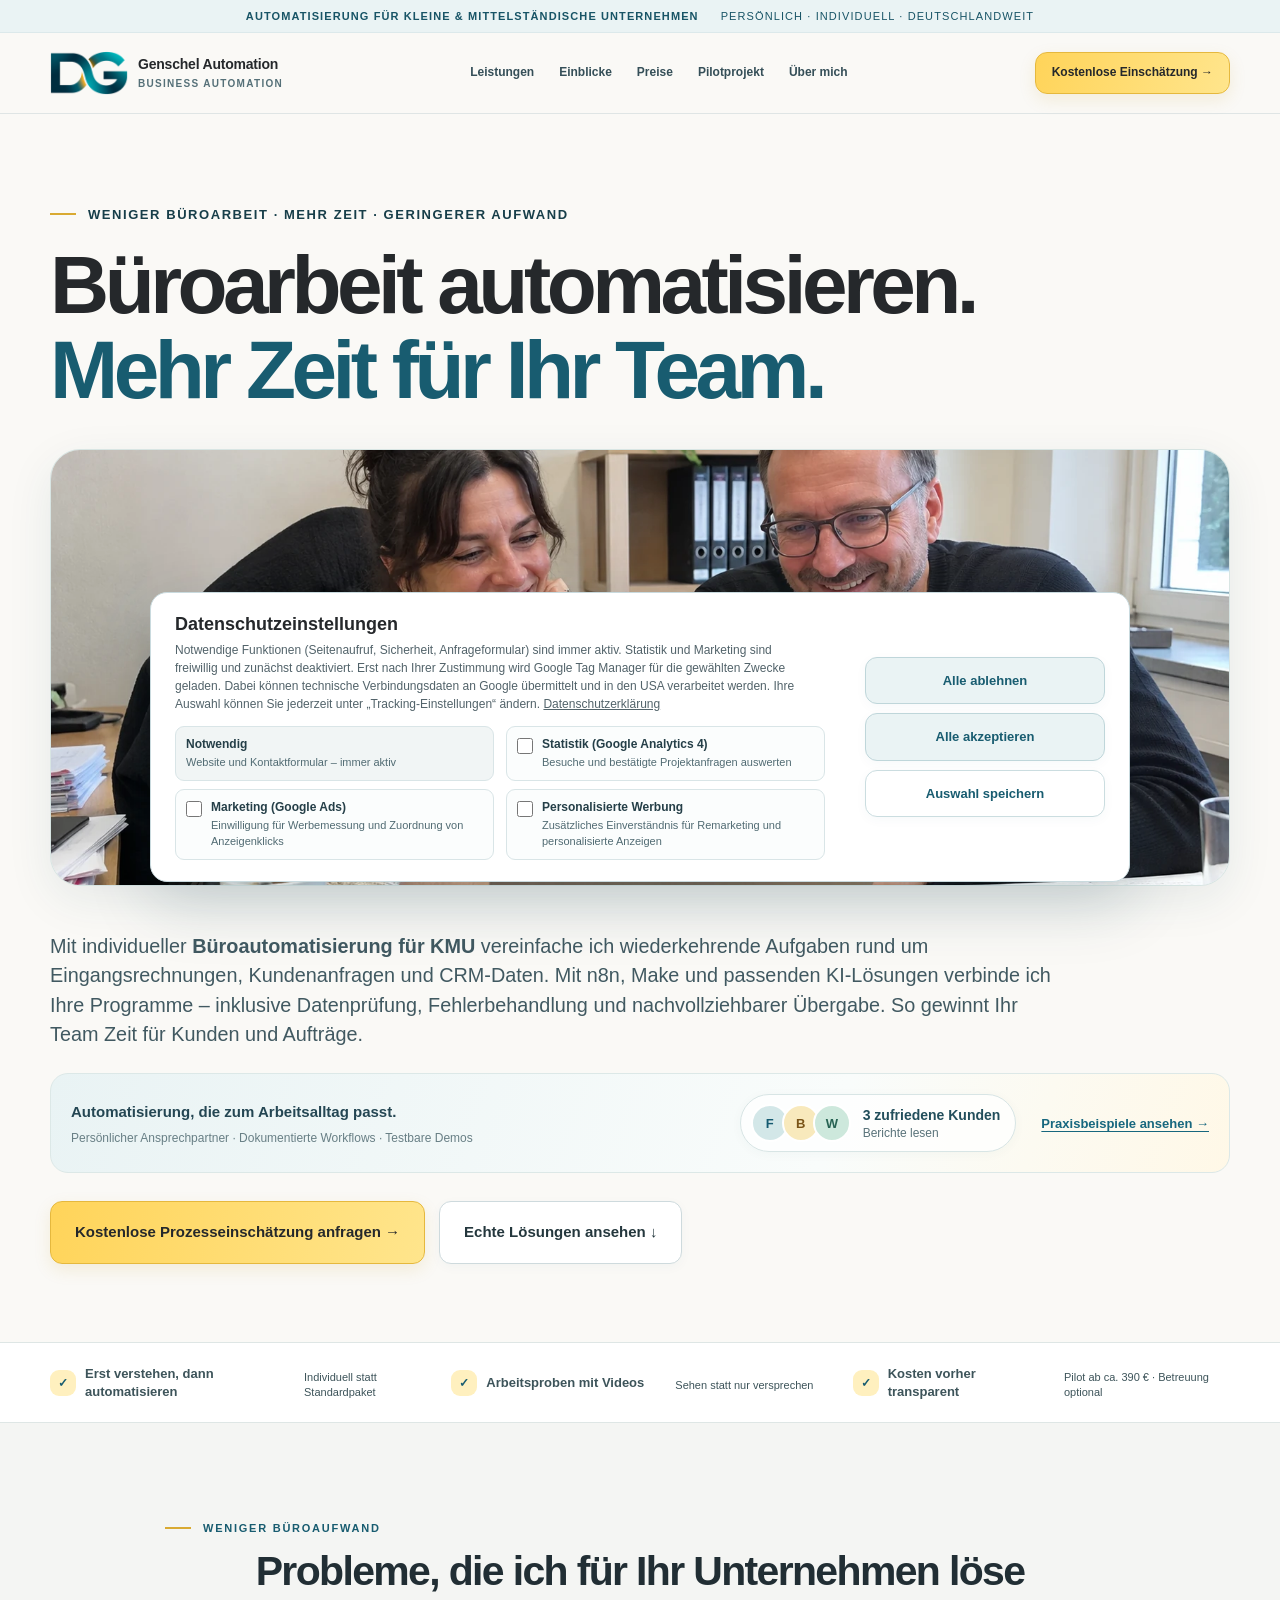
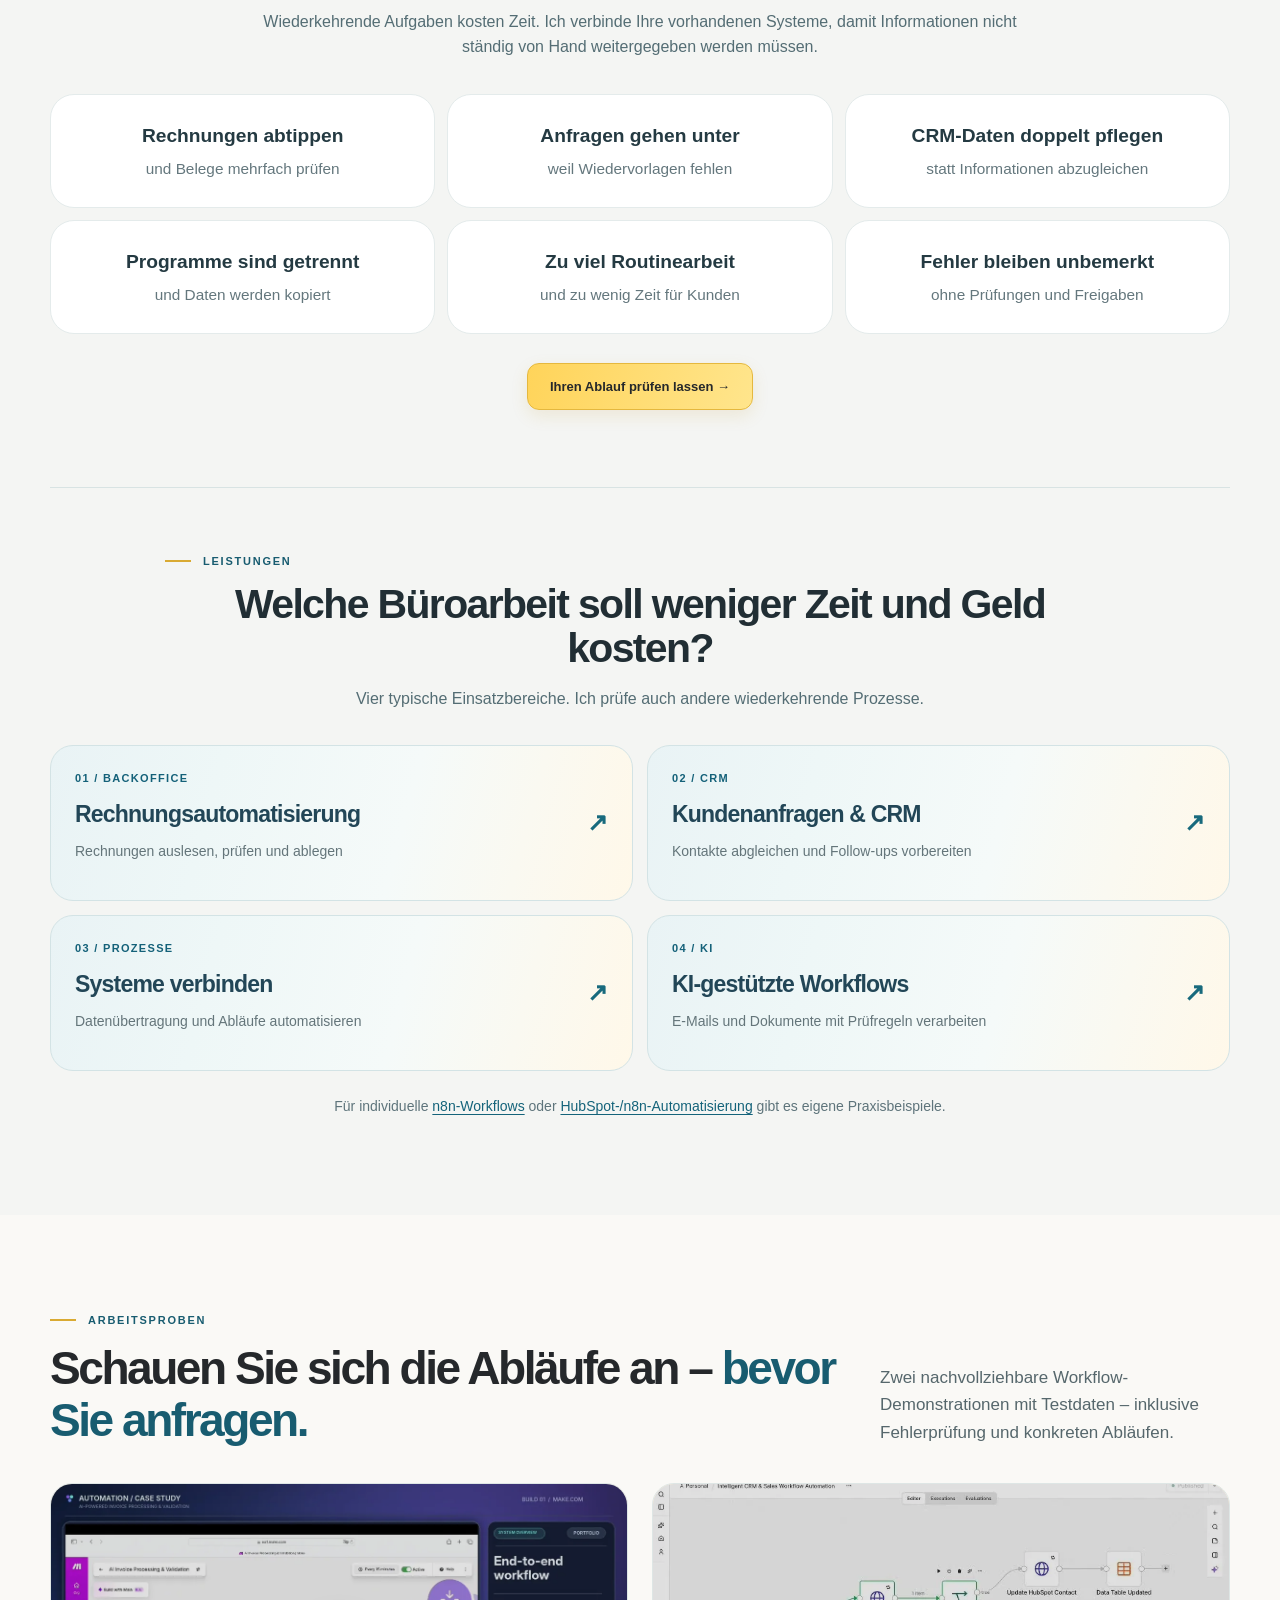
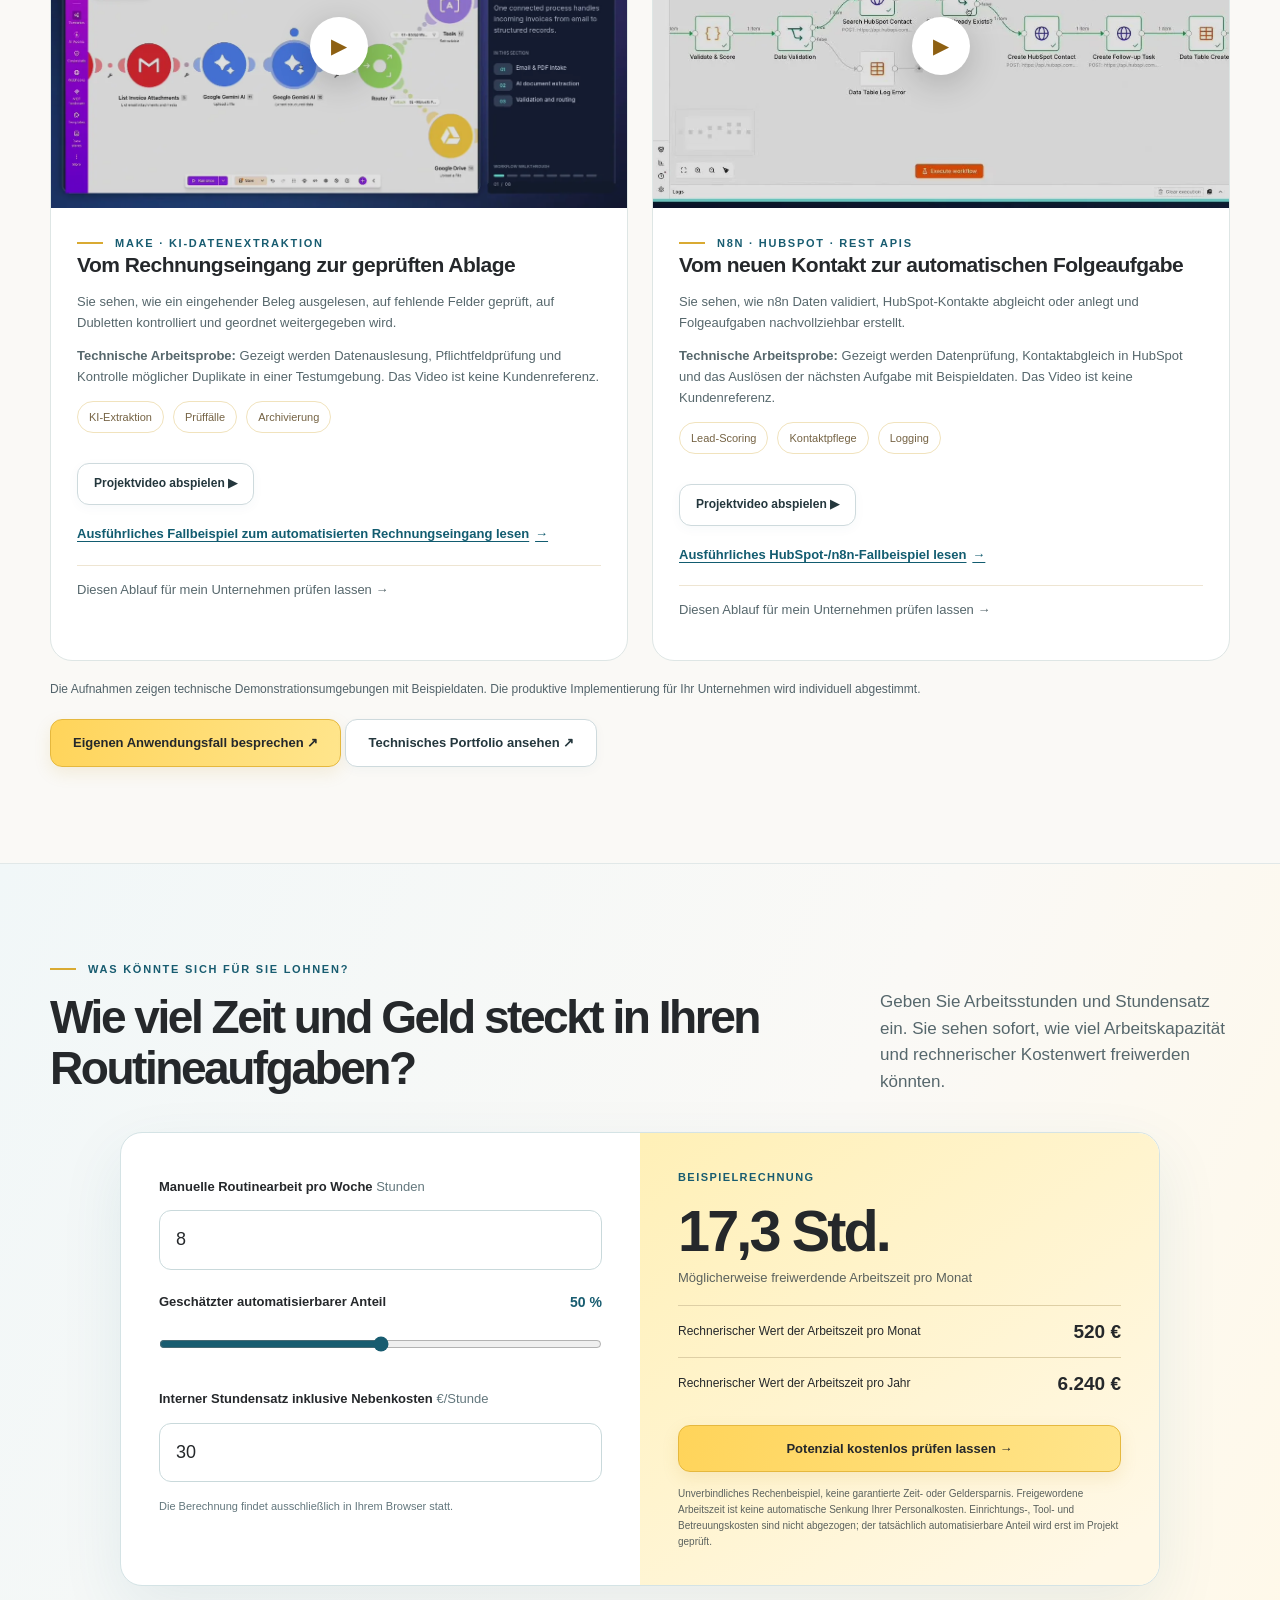
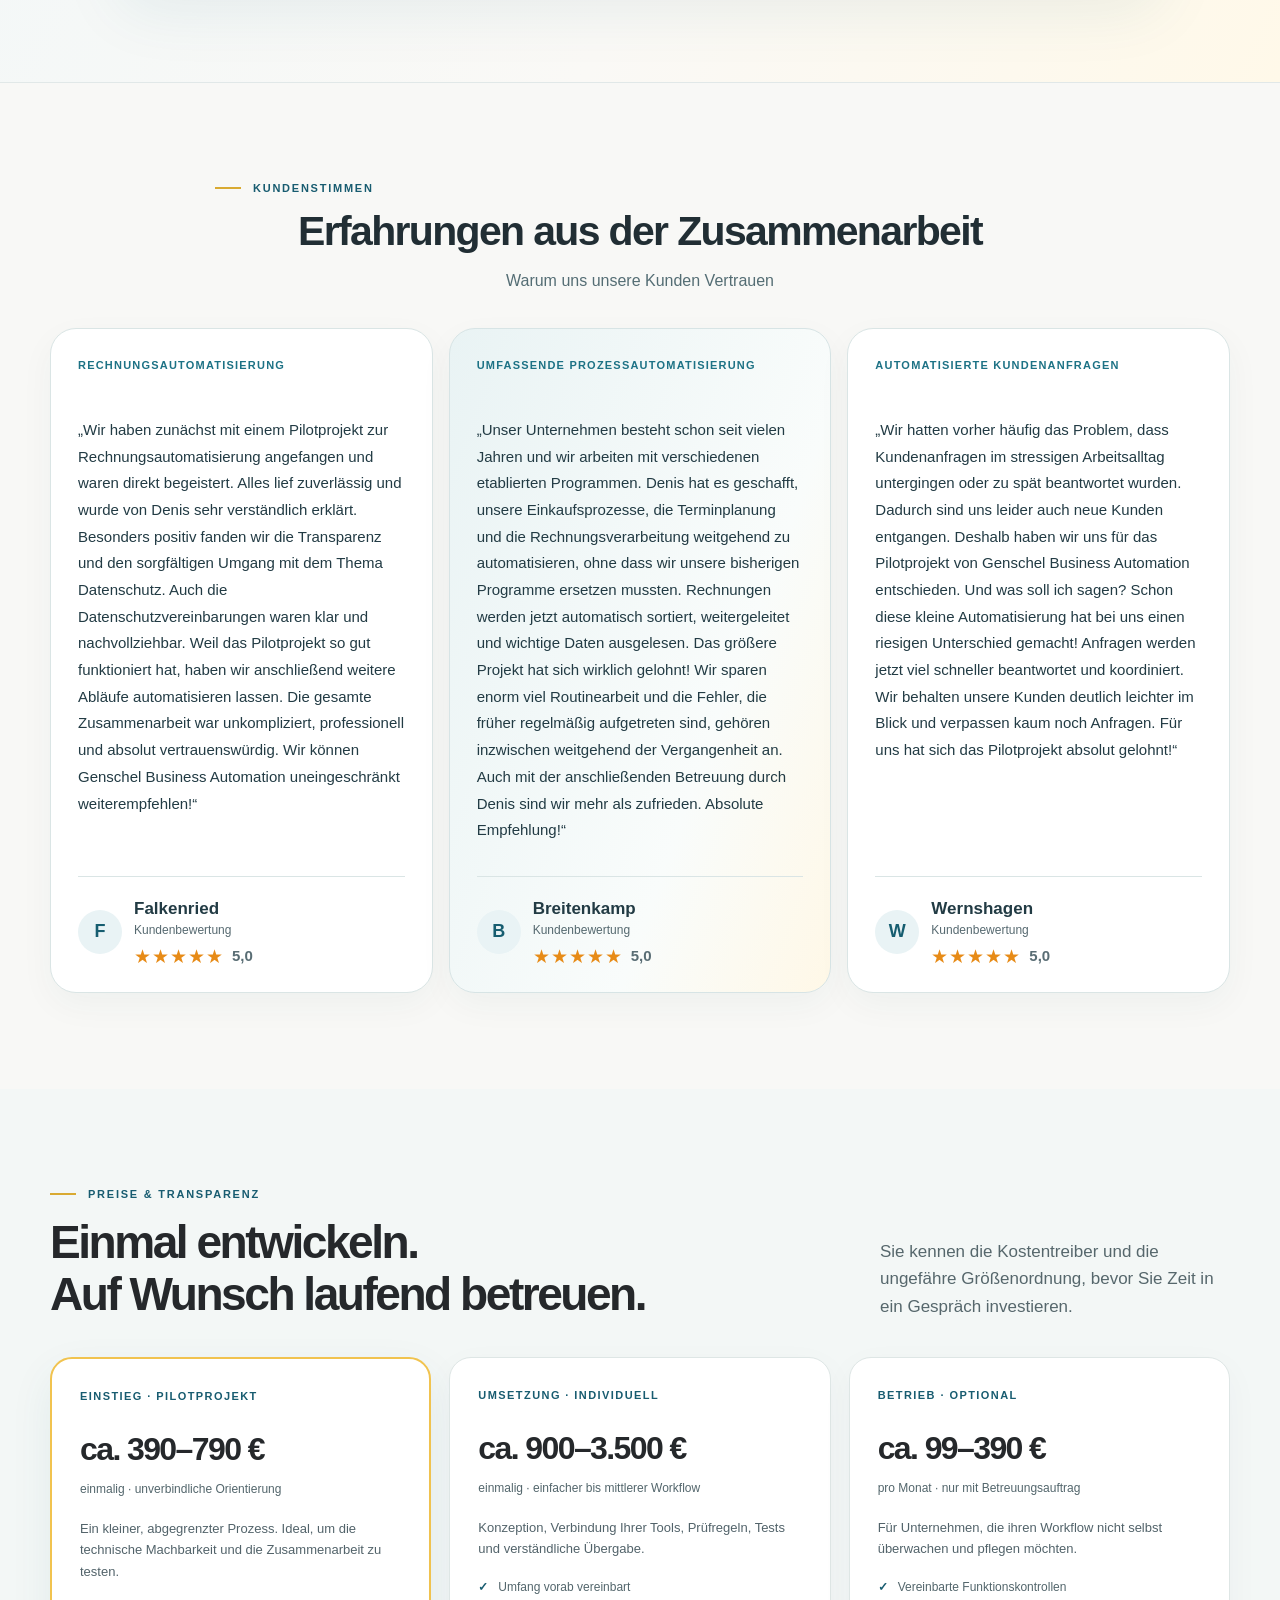
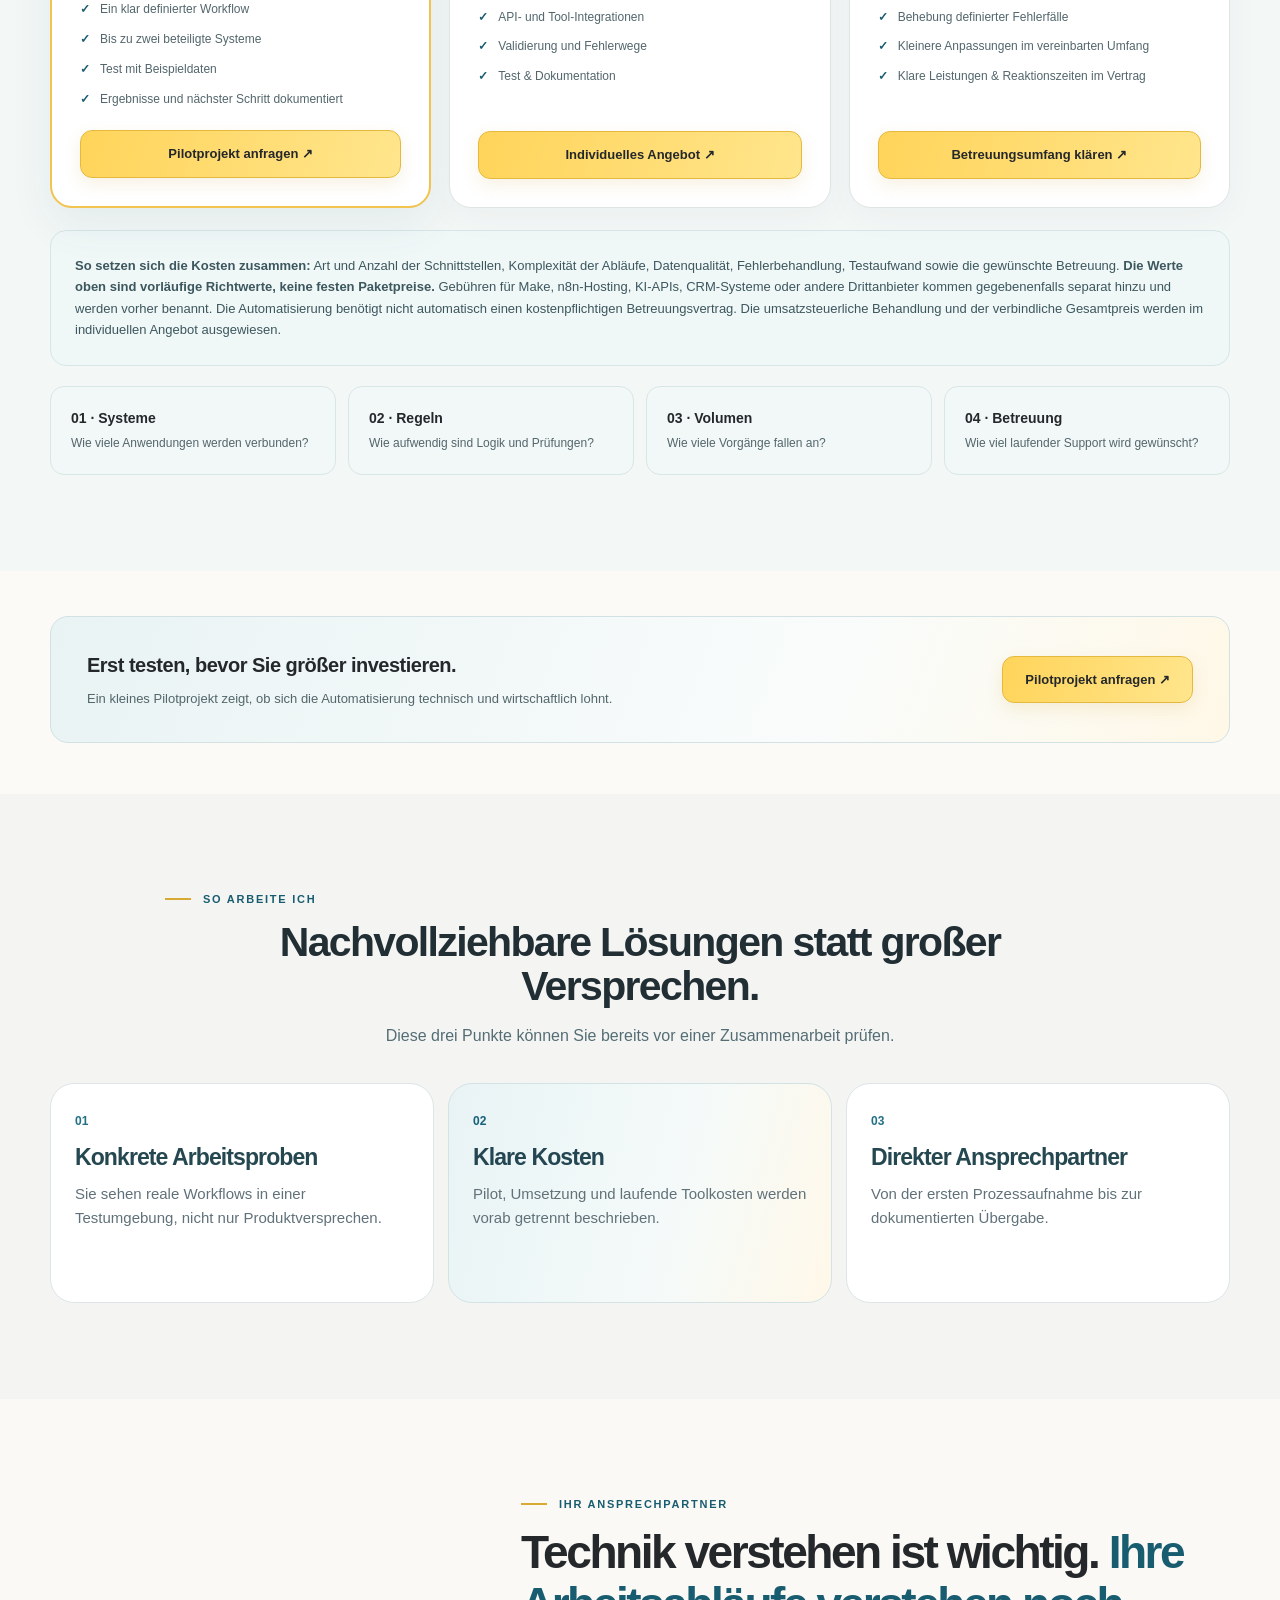
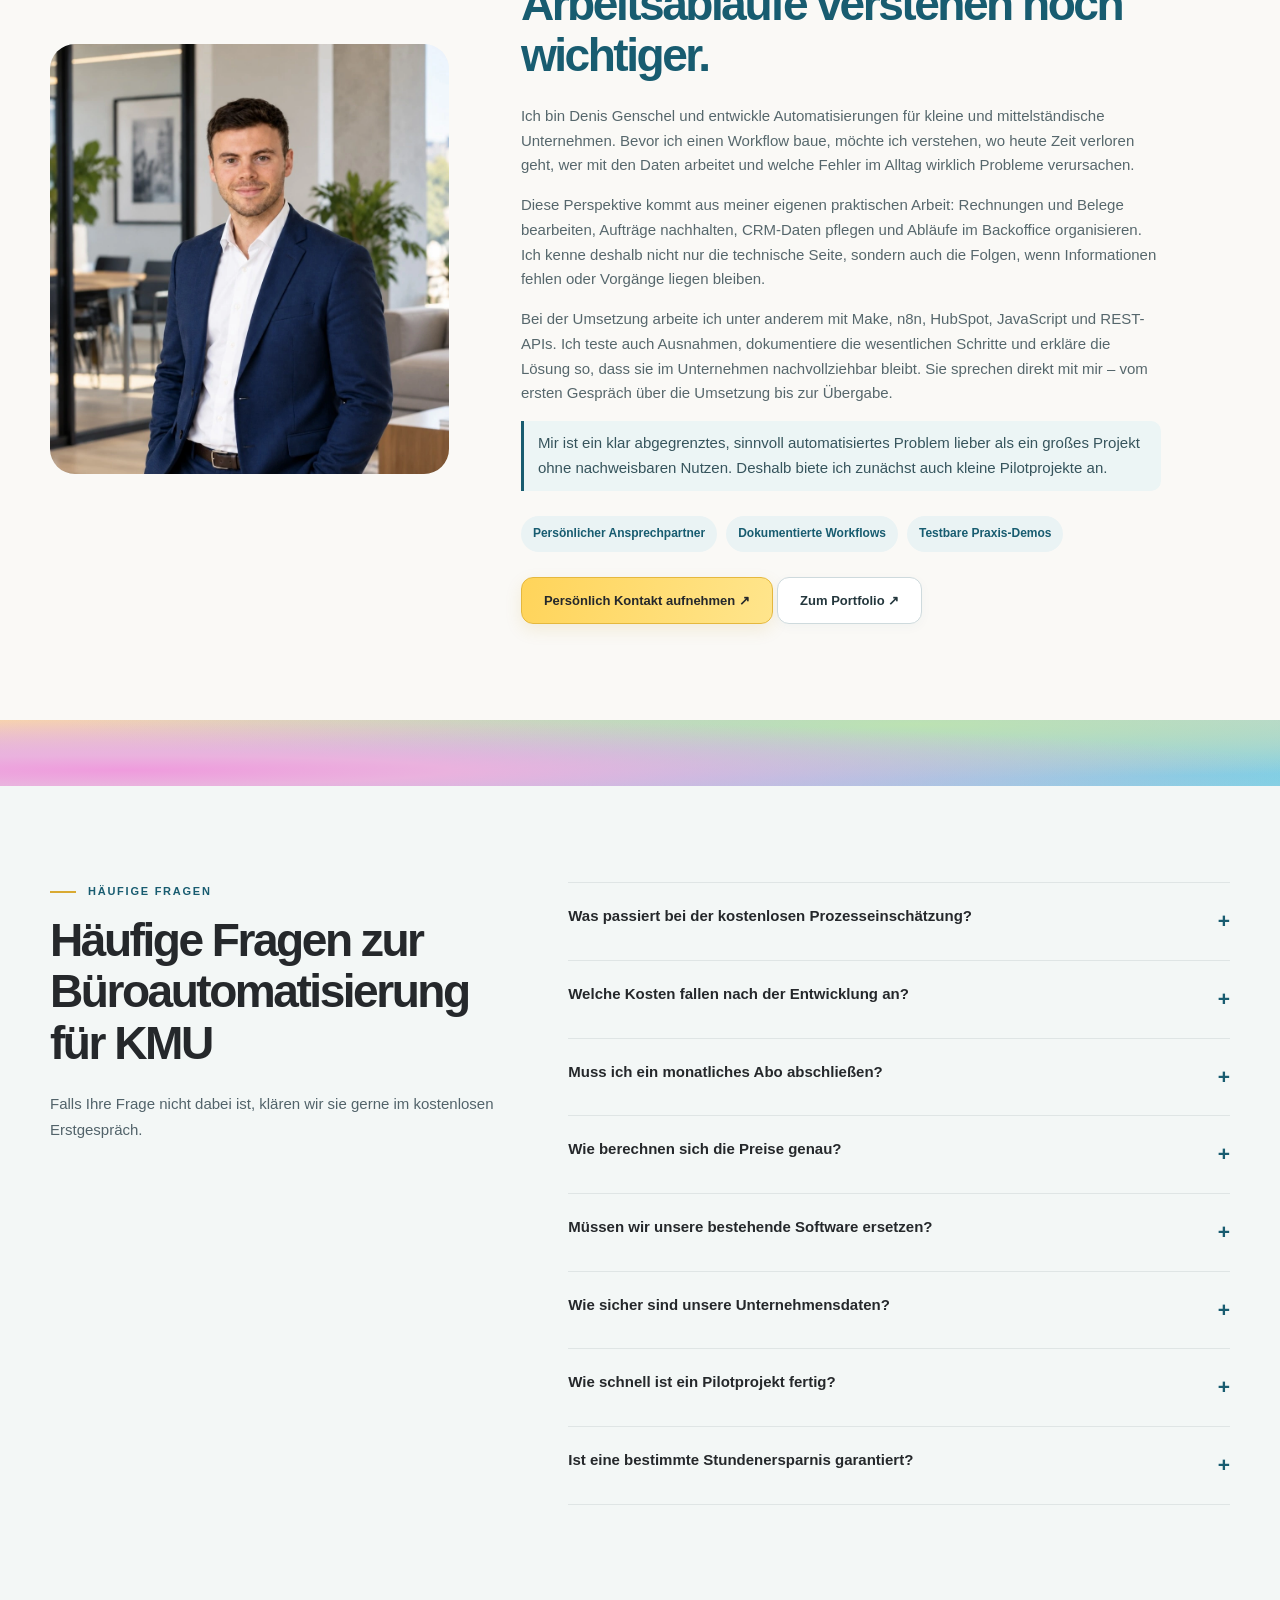
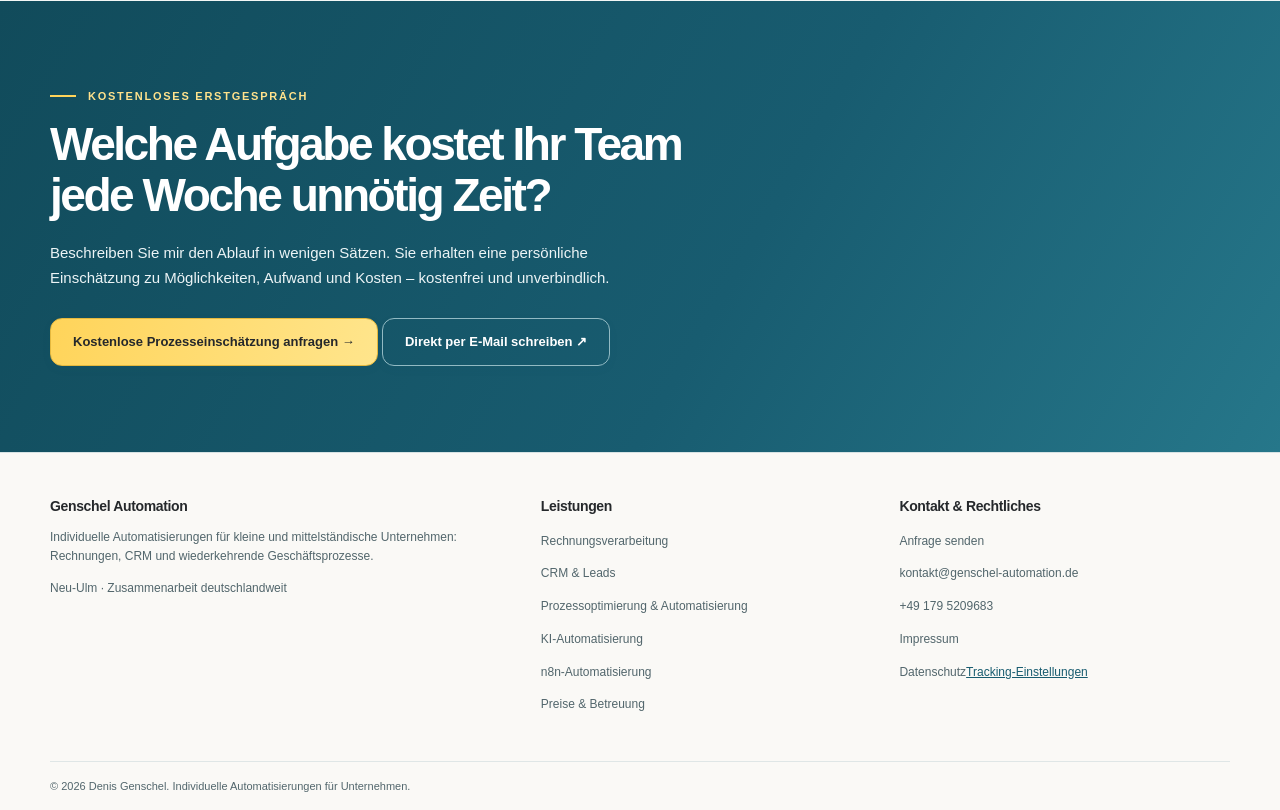
<file: index.html>
<!DOCTYPE html>

<!DOCTYPE html>

<html lang="de"><head><meta charset="utf-8"/><meta content="width=device-width,initial-scale=1" name="viewport"/><meta content="#FAF9F6" name="theme-color"/><title>Büroarbeit automatisieren für KMU | Genschel Automation</title><meta content="Büroautomatisierung für KMU: Rechnungen, CRM und Geschäftsprozesse mit n8n, Make und KI automatisieren. Persönliche Umsetzung, Pilot ab ca. 390 €." name="description"/><meta content="website" property="og:type"/><meta content="Büroarbeit automatisieren für KMU | Genschel Automation" property="og:title"/><meta content="Büroautomatisierung für KMU: Rechnungen, CRM und Geschäftsprozesse mit n8n, Make und KI automatisieren. Persönliche Umsetzung, Pilot ab ca. 390 €." property="og:description"/><link href="assets/style.css?v=8.1-consent-v6" rel="stylesheet"/><link href="assets/ki-pastel-v8.css?v=8.0" rel="stylesheet"/><link href="assets/redesign-nov16.css?v=6-cardgradients" rel="stylesheet"/><script defer="" src="assets/config.js?v=7.1-ga4-consent1"></script><script defer="" src="assets/privacy.js?v=8.1-consent-v6"></script><script defer="" src="assets/app.js?v=7.1-formspree-success1"></script><link href="https://genschel-automation.de/" rel="canonical"/><link href="/favicon.ico" rel="icon" sizes="16x16 32x32 48x48 64x64 128x128 256x256" type="image/x-icon"/><link href="/favicon.png" rel="icon" sizes="256x256" type="image/png"/><meta content="de_DE" property="og:locale"/><meta content="Genschel Automation" property="og:site_name"/><meta content="https://genschel-automation.de/" property="og:url"/><meta content="https://genschel-automation.de/assets/social-preview.webp" property="og:image"/><meta content="1200" property="og:image:width"/><meta content="630" property="og:image:height"/><meta content="summary_large_image" name="twitter:card"/><meta content="Büroarbeit automatisieren für KMU | Genschel Automation" name="twitter:title"/><meta content="Büroautomatisierung für KMU: Rechnungen, CRM und Geschäftsprozesse mit n8n, Make und KI automatisieren. Persönliche Umsetzung, Pilot ab ca. 390 €." name="twitter:description"/><meta content="https://genschel-automation.de/assets/social-preview.webp" name="twitter:image"/><meta content="index, follow, max-image-preview:large" name="robots"/><script type="application/ld+json">[{"@context":"https://schema.org","@type":"ProfessionalService","@id":"https://genschel-automation.de/#unternehmen","name":"Genschel Automation","url":"https://genschel-automation.de/","image":"https://genschel-automation.de/assets/social-preview.webp","logo":"https://genschel-automation.de/assets/dg-logo.png","email":"kontakt@genschel-automation.de","telephone":"+49 179 5209683","description":"Individuelle KI- und Geschäftsprozessautomatisierung für kleine und mittlere Unternehmen in Deutschland.","address":{"@type":"PostalAddress","streetAddress":"Schillerstraße 22","postalCode":"89231","addressLocality":"Neu-Ulm","addressCountry":"DE"},"areaServed":{"@type":"Country","name":"Deutschland"},"hasOfferCatalog":{"@type":"OfferCatalog","name":"Automatisierungsdienstleistungen","itemListElement":[{"@type":"OfferCatalog","name":"Rechnungsverarbeitung automatisieren"},{"@type":"OfferCatalog","name":"CRM- und Kundenanfragen automatisieren"},{"@type":"OfferCatalog","name":"Individuelle Geschäftsprozessautomatisierung"}]},"alternateName":"Denis Genschel – Business Automation"},{"@context":"https://schema.org","@type":"WebSite","@id":"https://genschel-automation.de/#website","name":"Genschel Automation","url":"https://genschel-automation.de/","inLanguage":"de-DE","alternateName":"Denis Genschel – Business Automation"},{"@context":"https://schema.org","@type":"WebPage","@id":"https://genschel-automation.de/#webpage","url":"https://genschel-automation.de/","name":"Büroarbeit automatisieren für KMU | Genschel Automation","description":"Büroautomatisierung für KMU: Rechnungen, CRM und Geschäftsprozesse mit n8n, Make und KI automatisieren. Persönliche Umsetzung, Pilot ab ca. 390 €.","inLanguage":"de-DE","isPartOf":{"@id":"https://genschel-automation.de/#website"}}]</script>
<style id="homepage-seo-usability-update">
/* Genschel Automation: homepage-only service cards and optional animation shortcut. */
#leistungen .services.services--four {grid-template-columns:repeat(2,minmax(0,1fr));}
#leistungen .services.services--four .service-card {min-width:0;}
.scroll-story .story-skip-link {
  position:absolute;z-index:40;right:clamp(16px,3vw,48px);bottom:clamp(18px,3vw,35px);
  display:inline-flex;align-items:center;justify-content:center;
  max-width:calc(100% - 32px);padding:12px 18px;
  border:1px solid rgba(24,93,112,.35);border-radius:999px;
  color:#123f4d;background:rgba(255,255,255,.96);
  font-size:14px;font-weight:750;line-height:1.3;text-align:center;
  box-shadow:0 8px 24px rgba(0,36,49,.17);text-decoration:none;
}
.scroll-story .story-skip-link:hover,.scroll-story .story-skip-link:focus-visible {
  background:#e8f7f6;border-color:#158a9a;color:#0f4552;
}
.scroll-story .story-skip-link:focus-visible {outline:3px solid #f0bd45;outline-offset:3px;}
#willkommen, #ueber-mich {scroll-margin-top:82px;}
@media(max-width:760px) {
  #leistungen .services.services--four {grid-template-columns:1fr;}
  .scroll-story .story-skip-link {right:14px;bottom:12px;padding:10px 14px;font-size:12px;}
}

/* UX: Animation nach dem Ablauf; volle Breite, bisherige Bilder und Bewegungslogik beibehalten. */
.scroll-story { height:225svh; }
.scroll-story .story-sticky {
  height:clamp(410px, calc(88svh - var(--story-nav-height)), 760px);
  min-height:0;
}
@media (max-width:800px) {
  .scroll-story { height:210svh; }
  .scroll-story .story-sticky {
    height:clamp(390px, calc(91svh - var(--story-nav-height)), 680px);
    min-height:0;
  }
}
@media (max-width:560px) {
  .scroll-story { height:200svh; }
  .scroll-story .story-sticky {
    height:clamp(350px, calc(92svh - var(--story-nav-height)), 630px);
    min-height:0;
  }
}
@media (prefers-reduced-motion:reduce) {
  .scroll-story { height:auto; }
  .scroll-story .story-sticky { position:relative;top:auto;height:min(72svh,660px);min-height:0; }
}
</style>
<style>.case-study-ref{margin:18px 0 12px}.case-study-link{display:inline-flex;align-items:center;gap:.45em;color:#125c70;font-weight:750;text-decoration:underline;text-underline-offset:.24em;line-height:1.55}.case-study-link:hover{color:#0c4051}</style><link href="assets/kundenstimmen.css?v=20261116d" rel="stylesheet"/><link href="assets/korrekturen-abschnitte-2026-11-16.css?v=1" rel="stylesheet"/><link href="assets/hero-vertrauen-ohne-netzwerk-2026-11-16.css?v=1" rel="stylesheet"/></head><body><a class="skip" href="#main">Zum Inhalt springen</a><div class="topline"><div class="container"><b>Automatisierung für kleine &amp; mittelständische Unternehmen</b><span>Persönlich · Individuell · Deutschlandweit</span></div></div><header class="nav-wrap"><div class="container nav-inner"><a aria-label="Genschel Automation – Startseite" class="brand" href="/"><span aria-hidden="true" class="brand-mark"><img alt="" height="50" role="presentation" src="assets/dg-logo.png" width="88"/></span><span class="brand-name">Genschel Automation<small>Business Automation</small></span></a><nav aria-label="Hauptnavigation" class="nav-links" id="navLinks"><a href="/#leistungen">Leistungen</a><a href="/#projekte">Einblicke</a><a href="/#preise">Preise</a><a href="/#ablauf">Pilotprojekt</a><a href="/#ueber-mich">Über mich</a></nav><a class="btn primary small" href="anfrage.html">Kostenlose Einschätzung →</a><button aria-controls="navLinks" aria-expanded="false" class="menu" id="menuBtn" type="button">Menü ☰</button></div></header><main id="main">
<section class="hero cinematic-hero dg-redesign-hero" id="willkommen">
<div class="container cinematic-copy dg-hero-heading"><div class="eyebrow">WENIGER BÜROARBEIT · MEHR ZEIT · GERINGERER AUFWAND</div><h1>Büroarbeit automatisieren.<span>Mehr Zeit für Ihr Team.</span></h1></div>
<div class="container cinematic-copy dg-hero-details"><figure class="dg-hero-customer-photo"><img alt="Zwei Personen besprechen gemeinsam eine Aufgabe am Laptop im Büro" decoding="async" fetchpriority="high" height="941" loading="eager" src="assets/team-im-buero-symbolbild.webp?v=20261116b" width="1672"/></figure><p class="lead">Mit individueller <strong>Büroautomatisierung für KMU</strong> vereinfache ich wiederkehrende Aufgaben rund um Eingangsrechnungen, Kundenanfragen und CRM-Daten. Mit n8n, Make und passenden KI-Lösungen verbinde ich Ihre Programme – inklusive Datenprüfung, Fehlerbehandlung und nachvollziehbarer Übergabe. So gewinnt Ihr Team Zeit für Kunden und Aufträge.</p><div class="dg-hero-trust"><div class="dg-trust-copy"><strong>Automatisierung, die zum Arbeitsalltag passt.</strong><small>Persönlicher Ansprechpartner · Dokumentierte Workflows · Testbare Demos</small></div><a aria-label="Drei Kundenbewertungen von Falkenried, Breitenkamp und Wernshagen lesen" class="dg-customer-proof" href="#kundenstimmen"><span aria-hidden="true" class="dg-proof-initials"><span>F</span><span>B</span><span>W</span></span><span class="dg-proof-label"><strong>3 zufriedene Kunden</strong><small>Berichte lesen</small></span></a><a class="dg-trust-link" href="#projekte">Praxisbeispiele ansehen →</a></div><div class="cta-line"><a class="btn primary" href="anfrage.html?quelle=startseite">Kostenlose Prozesseinschätzung anfragen →</a><a class="btn" href="#projekte">Echte Lösungen ansehen ↓</a></div></div></section>
<div class="trustband"><div class="container"><div><span class="tick">✓</span><strong>Erst verstehen, dann automatisieren</strong><small>Individuell statt Standardpaket</small></div><div><span class="tick">✓</span><strong>Arbeitsproben mit Videos</strong><small>Sehen statt nur versprechen</small></div><div><span class="tick">✓</span><strong>Kosten vorher transparent</strong><small>Pilot ab ca. 390 € · Betreuung optional</small></div></div></div>
<section class="section dg-solutions" id="leistungen"><div class="container">
<div class="dg-center-heading"><div class="eyebrow">Weniger Büroaufwand</div><h2>Probleme, die ich für Ihr Unternehmen löse</h2><p>Wiederkehrende Aufgaben kosten Zeit. Ich verbinde Ihre vorhandenen Systeme, damit Informationen nicht ständig von Hand weitergegeben werden müssen.</p></div>
<div class="dg-problem-grid">
<div class="dg-problem-card"><strong>Rechnungen abtippen</strong><span>und Belege mehrfach prüfen</span></div>
<div class="dg-problem-card"><strong>Anfragen gehen unter</strong><span>weil Wiedervorlagen fehlen</span></div>
<div class="dg-problem-card"><strong>CRM-Daten doppelt pflegen</strong><span>statt Informationen abzugleichen</span></div>
<div class="dg-problem-card"><strong>Programme sind getrennt</strong><span>und Daten werden kopiert</span></div>
<div class="dg-problem-card"><strong>Zu viel Routinearbeit</strong><span>und zu wenig Zeit für Kunden</span></div>
<div class="dg-problem-card"><strong>Fehler bleiben unbemerkt</strong><span>ohne Prüfungen und Freigaben</span></div>
</div>
<div class="dg-center-cta"><a class="btn primary" href="anfrage.html?quelle=probleme">Ihren Ablauf prüfen lassen →</a></div>
<div class="dg-solutions-compact"><div class="dg-center-heading"><div class="eyebrow">Leistungen</div><h2>Welche Büroarbeit soll weniger Zeit und Geld kosten?</h2><p>Vier typische Einsatzbereiche. Ich prüfe auch andere wiederkehrende Prozesse.</p></div>
<div class="dg-solution-links">
<a class="dg-solution-link" href="rechnungen-automatisieren.html"><span class="dg-service-index">01 / BACKOFFICE</span><strong>Rechnungsautomatisierung</strong><small>Rechnungen auslesen, prüfen und ablegen</small><b aria-hidden="true">↗</b></a>
<a class="dg-solution-link" href="crm-automatisieren.html"><span class="dg-service-index">02 / CRM</span><strong>Kundenanfragen &amp; CRM</strong><small>Kontakte abgleichen und Follow-ups vorbereiten</small><b aria-hidden="true">↗</b></a>
<a class="dg-solution-link" href="prozesse-automatisieren.html"><span class="dg-service-index">03 / PROZESSE</span><strong>Systeme verbinden</strong><small>Datenübertragung und Abläufe automatisieren</small><b aria-hidden="true">↗</b></a>
<a class="dg-solution-link" href="ki-automatisierung.html"><span class="dg-service-index">04 / KI</span><strong>KI-gestützte Workflows</strong><small>E-Mails und Dokumente mit Prüfregeln verarbeiten</small><b aria-hidden="true">↗</b></a>
</div><p class="dg-small-service-note">Für individuelle <a href="n8n-automatisierung.html">n8n-Workflows</a> oder <a href="n8n-hubspot-automatisierung.html">HubSpot-/n8n-Automatisierung</a> gibt es eigene Praxisbeispiele.</p></div></div></section>
<section class="section" id="projekte"><div class="container"><div class="section-head"><div><div class="eyebrow">Arbeitsproben</div><h2>Schauen Sie sich die Abläufe an – <em>bevor Sie anfragen.</em></h2></div><p>Zwei nachvollziehbare Workflow-Demonstrationen mit Testdaten – inklusive Fehlerprüfung und konkreten Abläufen.</p></div><div class="work-grid">
<article class="work-card"><button class="work-media" data-title="Rechnungsautomatisierung mit Make" data-video="https://genscheldenis-ops.github.io/assets/invoice-demo.mp4" type="button"><img alt="Make Workflow für automatisierte Rechnungsverarbeitung" loading="lazy" src="assets/invoice-cover.webp"/><span aria-hidden="true" class="play-round">▶</span></button><div class="work-body"><div class="eyebrow">Make · KI-Datenextraktion</div><h3>Vom Rechnungseingang zur geprüften Ablage</h3><p>Sie sehen, wie ein eingehender Beleg ausgelesen, auf fehlende Felder geprüft, auf Dubletten kontrolliert und geordnet weitergegeben wird.</p><p class="smallprint"><strong>Technische Arbeitsprobe:</strong> Gezeigt werden Datenauslesung, Pflichtfeldprüfung und Kontrolle möglicher Duplikate in einer Testumgebung. Das Video ist keine Kundenreferenz.</p><div class="fact-line"><span>KI-Extraktion</span><span>Prüffälle</span><span>Archivierung</span></div><button class="btn small" data-title="Rechnungsautomatisierung mit Make" data-video="https://genscheldenis-ops.github.io/assets/invoice-demo.mp4" type="button">Projektvideo abspielen ▶</button><p class="case-study-ref"><a class="case-study-link" href="eingangsrechnungen-automatisieren-make-ki.html">Ausführliches Fallbeispiel zum automatisierten Rechnungseingang lesen <span aria-hidden="true">→</span></a></p><p class="work-convert"><a class="arrow" href="anfrage.html?leistung=rechnung">Diesen Ablauf für mein Unternehmen prüfen lassen →</a></p></div></article>
<article class="work-card"><button class="work-media" data-title="CRM-Automatisierung mit n8n und HubSpot" data-video="https://pub-75876f06dc7c417a906c024fb928b8fb.r2.dev/crm-demo.mp4" type="button"><img alt="n8n Automatisierungsworkflow für HubSpot CRM" loading="lazy" src="assets/crm-cover.webp"/><span aria-hidden="true" class="play-round">▶</span></button><div class="work-body"><div class="eyebrow">n8n · HubSpot · REST APIs</div><h3>Vom neuen Kontakt zur automatischen Folgeaufgabe</h3><p>Sie sehen, wie n8n Daten validiert, HubSpot-Kontakte abgleicht oder anlegt und Folgeaufgaben nachvollziehbar erstellt.</p><p class="smallprint"><strong>Technische Arbeitsprobe:</strong> Gezeigt werden Datenprüfung, Kontaktabgleich in HubSpot und das Auslösen der nächsten Aufgabe mit Beispieldaten. Das Video ist keine Kundenreferenz.</p><div class="fact-line"><span>Lead-Scoring</span><span>Kontaktpflege</span><span>Logging</span></div><button class="btn small" data-title="CRM-Automatisierung mit n8n und HubSpot" data-video="https://pub-75876f06dc7c417a906c024fb928b8fb.r2.dev/crm-demo.mp4" type="button">Projektvideo abspielen ▶</button><p class="case-study-ref"><a class="case-study-link" href="n8n-hubspot-automatisierung.html">Ausführliches HubSpot-/n8n-Fallbeispiel lesen <span aria-hidden="true">→</span></a></p><p class="work-convert"><a class="arrow" href="anfrage.html?leistung=crm">Diesen Ablauf für mein Unternehmen prüfen lassen →</a></p></div></article>
</div><p class="smallprint" style="margin-top:19px">Die Aufnahmen zeigen technische Demonstrationsumgebungen mit Beispieldaten. Die produktive Implementierung für Ihr Unternehmen wird individuell abgestimmt.</p><div style="margin-top:20px"><a class="btn primary" href="anfrage.html">Eigenen Anwendungsfall besprechen ↗</a> <a class="btn" href="https://genscheldenis-ops.github.io/" rel="noopener noreferrer" target="_blank">Technisches Portfolio ansehen ↗</a></div></div></section>
<section class="section calculator-section" id="ersparnis"><div class="container"><div class="section-head"><div><div class="eyebrow">WAS KÖNNTE SICH FÜR SIE LOHNEN?</div><h2>Wie viel Zeit und Geld steckt in Ihren Routineaufgaben?</h2></div><p>Geben Sie Arbeitsstunden und Stundensatz ein. Sie sehen sofort, wie viel Arbeitskapazität und rechnerischer Kostenwert freiwerden könnten.</p></div><div class="calc-shell" id="savingsCalculator"><div class="calc-inputs"><label for="hoursWeek">Manuelle Routinearbeit pro Woche <span>Stunden</span></label><input id="hoursWeek" inputmode="decimal" max="168" min="0" step="0.5" type="number" value="8"/><label for="shareAutomatable">Geschätzter automatisierbarer Anteil <strong id="shareValue">50 %</strong></label><input id="shareAutomatable" max="100" min="0" step="5" type="range" value="50"/><label for="hourlyCost">Interner Stundensatz inklusive Nebenkosten <span>€/Stunde</span></label><input id="hourlyCost" inputmode="decimal" max="500" min="0" step="1" type="number" value="30"/><p class="calc-privacy">Die Berechnung findet ausschließlich in Ihrem Browser statt.</p></div><div aria-atomic="true" aria-live="polite" class="calc-results"><span class="calc-kicker">BEISPIELRECHNUNG</span><div class="calc-big" id="savedHours">17,3 Std.</div><p>Möglicherweise freiwerdende Arbeitszeit pro Monat</p><div class="calc-result-row"><span>Rechnerischer Wert der Arbeitszeit pro Monat</span><strong id="savedMonth">520 €</strong></div><div class="calc-result-row"><span>Rechnerischer Wert der Arbeitszeit pro Jahr</span><strong id="savedYear">6.240 €</strong></div><a class="btn primary" href="anfrage.html">Potenzial kostenlos prüfen lassen →</a><p class="calc-disclaimer">Unverbindliches Rechenbeispiel, keine garantierte Zeit- oder Geldersparnis. Freigewordene Arbeitszeit ist keine automatische Senkung Ihrer Personalkosten. Einrichtungs-, Tool- und Betreuungskosten sind nicht abgezogen; der tatsächlich automatisierbare Anteil wird erst im Projekt geprüft.</p></div></div></div></section>
<!-- KUNDENSTIMMEN-VORLAGE (NICHT ÖFFENTLICH):
Diese Vorlage erst nach Freigabe von drei echten Rezensionen verwenden.
<section class="section dg-testimonials" id="kundenstimmen"><div class="container">
  <div class="dg-center-heading"><div class="eyebrow">Rückmeldungen</div><h2>Was Kundinnen und Kunden sagen</h2></div>
  <div class="dg-testimonial-grid">
    <blockquote class="dg-review"><p>[Originalzitat 1]</p><footer>[Name 1, nur mit Einwilligung]</footer></blockquote>
    <blockquote class="dg-review"><p>[Originalzitat 2]</p><footer>[Name 2, nur mit Einwilligung]</footer></blockquote>
    <blockquote class="dg-review"><p>[Originalzitat 3]</p><footer>[Name 3, nur mit Einwilligung]</footer></blockquote>
  </div>
</div></section>
-->
<section aria-labelledby="kundenstimmen-heading" class="section dg-testimonials" id="kundenstimmen"><div class="container"><div class="dg-center-heading"><div class="eyebrow">Kundenstimmen</div><h2 id="kundenstimmen-heading">Erfahrungen aus der Zusammenarbeit</h2><p>Warum uns unsere Kunden Vertrauen</p></div><div class="dg-testimonial-grid"><article aria-label="Kundenstimme Falkenried" class="dg-review-card">
<div class="dg-review-type">Rechnungsautomatisierung</div>
<blockquote class="dg-review-quote"><p>„Wir haben zunächst mit einem Pilotprojekt zur Rechnungsautomatisierung angefangen und waren direkt begeistert. Alles lief zuverlässig und wurde von Denis sehr verständlich erklärt. Besonders positiv fanden wir die Transparenz und den sorgfältigen Umgang mit dem Thema Datenschutz. Auch die Datenschutzvereinbarungen waren klar und nachvollziehbar. Weil das Pilotprojekt so gut funktioniert hat, haben wir anschließend weitere Abläufe automatisieren lassen. Die gesamte Zusammenarbeit war unkompliziert, professionell und absolut vertrauenswürdig. Wir können Genschel Business Automation uneingeschränkt weiterempfehlen!“</p></blockquote>
<footer class="dg-review-author"><span aria-hidden="true" class="dg-review-author-icon">F</span><div><strong>Falkenried</strong><span>Kundenbewertung</span><div aria-label="5 von 5 Sternen" class="dg-review-rating"><span aria-hidden="true" class="dg-rating-stars">★★★★★</span><span class="dg-rating-score">5,0</span></div></div></footer>
</article><article aria-label="Kundenstimme Breitenkamp" class="dg-review-card dg-review-card--featured">
<div class="dg-review-type">Umfassende Prozessautomatisierung</div>
<blockquote class="dg-review-quote"><p>„Unser Unternehmen besteht schon seit vielen Jahren und wir arbeiten mit verschiedenen etablierten Programmen. Denis hat es geschafft, unsere Einkaufsprozesse, die Terminplanung und die Rechnungsverarbeitung weitgehend zu automatisieren, ohne dass wir unsere bisherigen Programme ersetzen mussten. Rechnungen werden jetzt automatisch sortiert, weitergeleitet und wichtige Daten ausgelesen. Das größere Projekt hat sich wirklich gelohnt! Wir sparen enorm viel Routinearbeit und die Fehler, die früher regelmäßig aufgetreten sind, gehören inzwischen weitgehend der Vergangenheit an. Auch mit der anschließenden Betreuung durch Denis sind wir mehr als zufrieden. Absolute Empfehlung!“</p></blockquote>
<footer class="dg-review-author"><span aria-hidden="true" class="dg-review-author-icon">B</span><div><strong>Breitenkamp</strong><span>Kundenbewertung</span><div aria-label="5 von 5 Sternen" class="dg-review-rating"><span aria-hidden="true" class="dg-rating-stars">★★★★★</span><span class="dg-rating-score">5,0</span></div></div></footer>
</article><article aria-label="Kundenstimme Wernshagen" class="dg-review-card">
<div class="dg-review-type">Automatisierte Kundenanfragen</div>
<blockquote class="dg-review-quote"><p>„Wir hatten vorher häufig das Problem, dass Kundenanfragen im stressigen Arbeitsalltag untergingen oder zu spät beantwortet wurden. Dadurch sind uns leider auch neue Kunden entgangen. Deshalb haben wir uns für das Pilotprojekt von Genschel Business Automation entschieden. Und was soll ich sagen? Schon diese kleine Automatisierung hat bei uns einen riesigen Unterschied gemacht! Anfragen werden jetzt viel schneller beantwortet und koordiniert. Wir behalten unsere Kunden deutlich leichter im Blick und verpassen kaum noch Anfragen. Für uns hat sich das Pilotprojekt absolut gelohnt!“</p></blockquote>
<footer class="dg-review-author"><span aria-hidden="true" class="dg-review-author-icon">W</span><div><strong>Wernshagen</strong><span>Kundenbewertung</span><div aria-label="5 von 5 Sternen" class="dg-review-rating"><span aria-hidden="true" class="dg-rating-stars">★★★★★</span><span class="dg-rating-score">5,0</span></div></div></footer>
</article></div></div></section><section class="section alt" id="preise"><div class="container"><div class="section-head"><div><div class="eyebrow">Preise &amp; Transparenz</div><h2>Einmal entwickeln.<br/>Auf Wunsch laufend betreuen.</h2></div><p>Sie kennen die Kostentreiber und die ungefähre Größenordnung, bevor Sie Zeit in ein Gespräch investieren.</p></div><div class="pricing-grid">
<div class="price-box featured"><div class="price-top">Einstieg · Pilotprojekt</div><div class="price-amount">ca. 390–790 €</div><div class="price-type">einmalig · unverbindliche Orientierung</div><p>Ein kleiner, abgegrenzter Prozess. Ideal, um die technische Machbarkeit und die Zusammenarbeit zu testen.</p><ul><li>Ein klar definierter Workflow</li><li>Bis zu zwei beteiligte Systeme</li><li>Test mit Beispieldaten</li><li>Ergebnisse und nächster Schritt dokumentiert</li></ul><a class="btn primary" href="anfrage.html?leistung=pilot">Pilotprojekt anfragen ↗</a></div>
<div class="price-box"><div class="price-top">Umsetzung · Individuell</div><div class="price-amount">ca. 900–3.500 €</div><div class="price-type">einmalig · einfacher bis mittlerer Workflow</div><p>Konzeption, Verbindung Ihrer Tools, Prüfregeln, Tests und verständliche Übergabe.</p><ul><li>Umfang vorab vereinbart</li><li>API- und Tool-Integrationen</li><li>Validierung und Fehlerwege</li><li>Test &amp; Dokumentation</li></ul><a class="btn primary" href="anfrage.html?leistung=individuell">Individuelles Angebot ↗</a></div>
<div class="price-box"><div class="price-top">Betrieb · Optional</div><div class="price-amount">ca. 99–390 €</div><div class="price-type">pro Monat · nur mit Betreuungsauftrag</div><p>Für Unternehmen, die ihren Workflow nicht selbst überwachen und pflegen möchten.</p><ul><li>Vereinbarte Funktionskontrollen</li><li>Behebung definierter Fehlerfälle</li><li>Kleinere Anpassungen im vereinbarten Umfang</li><li>Klare Leistungen &amp; Reaktionszeiten im Vertrag</li></ul><a class="btn primary" href="anfrage.html?leistung=betreuung">Betreuungsumfang klären ↗</a></div></div>
<div class="pricing-note"><strong>So setzen sich die Kosten zusammen:</strong> Art und Anzahl der Schnittstellen, Komplexität der Abläufe, Datenqualität, Fehlerbehandlung, Testaufwand sowie die gewünschte Betreuung. <strong>Die Werte oben sind vorläufige Richtwerte, keine festen Paketpreise.</strong> Gebühren für Make, n8n-Hosting, KI-APIs, CRM-Systeme oder andere Drittanbieter kommen gegebenenfalls separat hinzu und werden vorher benannt. Die Automatisierung benötigt nicht automatisch einen kostenpflichtigen Betreuungsvertrag. Die umsatzsteuerliche Behandlung und der verbindliche Gesamtpreis werden im individuellen Angebot ausgewiesen.</div><div class="factor-grid"><div class="factor"><strong>01 · Systeme</strong><span>Wie viele Anwendungen werden verbunden?</span></div><div class="factor"><strong>02 · Regeln</strong><span>Wie aufwendig sind Logik und Prüfungen?</span></div><div class="factor"><strong>03 · Volumen</strong><span>Wie viele Vorgänge fallen an?</span></div><div class="factor"><strong>04 · Betreuung</strong><span>Wie viel laufender Support wird gewünscht?</span></div></div></div></section>
<section aria-label="Pilotprojekt" class="dg-pilot-cta-section" id="ablauf"><div class="container"><div class="mid-cta"><div><strong>Erst testen, bevor Sie größer investieren.</strong><p>Ein kleines Pilotprojekt zeigt, ob sich die Automatisierung technisch und wirtschaftlich lohnt.</p></div><a class="btn primary" href="anfrage.html?leistung=pilot">Pilotprojekt anfragen ↗</a></div></div></section><section class="section dg-trust-section" id="vertrauen"><div class="container"><div class="dg-center-heading"><div class="eyebrow">So arbeite ich</div><h2>Nachvollziehbare Lösungen statt großer Versprechen.</h2><p>Diese drei Punkte können Sie bereits vor einer Zusammenarbeit prüfen.</p></div><div class="dg-value-grid">
<article class="dg-value-card"><span aria-hidden="true">01</span><h3>Konkrete Arbeitsproben</h3><p>Sie sehen reale Workflows in einer Testumgebung, nicht nur Produktversprechen.</p></article>
<article class="dg-value-card dg-value-card-featured"><span aria-hidden="true">02</span><h3>Klare Kosten</h3><p>Pilot, Umsetzung und laufende Toolkosten werden vorab getrennt beschrieben.</p></article>
<article class="dg-value-card"><span aria-hidden="true">03</span><h3>Direkter Ansprechpartner</h3><p>Von der ersten Prozessaufnahme bis zur dokumentierten Übergabe.</p></article>
</div></div></section><section class="section" id="ueber-mich"><div class="container about"><div class="about-photo"><img alt="Denis Genschel im modernen Büro, persönlicher Ansprechpartner für Business Automation" height="1266" loading="lazy" src="assets/denis-portrait.webp" width="952"/></div><div><div class="eyebrow">Ihr Ansprechpartner</div><h2>Technik verstehen ist wichtig. <em>Ihre Arbeitsabläufe verstehen noch wichtiger.</em></h2><p>Ich bin Denis Genschel und entwickle Automatisierungen für kleine und mittelständische Unternehmen. Bevor ich einen Workflow baue, möchte ich verstehen, wo heute Zeit verloren geht, wer mit den Daten arbeitet und welche Fehler im Alltag wirklich Probleme verursachen.</p><p>Diese Perspektive kommt aus meiner eigenen praktischen Arbeit: Rechnungen und Belege bearbeiten, Aufträge nachhalten, CRM-Daten pflegen und Abläufe im Backoffice organisieren. Ich kenne deshalb nicht nur die technische Seite, sondern auch die Folgen, wenn Informationen fehlen oder Vorgänge liegen bleiben.</p><p>Bei der Umsetzung arbeite ich unter anderem mit Make, n8n, HubSpot, JavaScript und REST-APIs. Ich teste auch Ausnahmen, dokumentiere die wesentlichen Schritte und erkläre die Lösung so, dass sie im Unternehmen nachvollziehbar bleibt. Sie sprechen direkt mit mir – vom ersten Gespräch über die Umsetzung bis zur Übergabe.</p><p class="about-honesty">Mir ist ein klar abgegrenztes, sinnvoll automatisiertes Problem lieber als ein großes Projekt ohne nachweisbaren Nutzen. Deshalb biete ich zunächst auch kleine Pilotprojekte an.</p><div class="about-points"><span>Persönlicher Ansprechpartner</span><span>Dokumentierte Workflows</span><span>Testbare Praxis-Demos</span></div><a class="btn primary" href="anfrage.html">Persönlich Kontakt aufnehmen ↗</a> <a class="btn" href="https://genscheldenis-ops.github.io/" rel="noopener noreferrer" target="_blank">Zum Portfolio ↗</a></div></div></section>
<div class="dg-hero-intro dg-network-section">
<div aria-hidden="true" class="ki-pastel-background"></div>

</div>
<section class="section alt" id="faq"><div class="container faq"><div><div class="eyebrow">Häufige Fragen</div><h2>Häufige Fragen zur Büroautomatisierung für KMU</h2><p class="sub" style="margin-top:22px">Falls Ihre Frage nicht dabei ist, klären wir sie gerne im kostenlosen Erstgespräch.</p></div><div class="faq-list"><details><summary>Was passiert bei der kostenlosen Prozesseinschätzung?</summary><p>Sie schildern die Aufgabe, die beteiligten Programme und das ungefähre Volumen. Ich bespreche mit Ihnen mögliche Ansätze und offene technische Fragen. Wenn es sinnvoll erscheint, erhalten Sie anschließend auf Wunsch ein individuelles Angebot. Ohne Kaufverpflichtung.</p></details>
<details><summary>Welche Kosten fallen nach der Entwicklung an?</summary><p>Einmalige Entwicklungs- und Einrichtungskosten sowie gegebenenfalls laufende Gebühren der verwendeten Software. Eine monatliche Betreuung durch mich ist optional und wird separat vereinbart.</p></details>
<details><summary>Muss ich ein monatliches Abo abschließen?</summary><p>Nein. Die entwickelte Automatisierung kann je nach eingesetzter Infrastruktur nach Übergabe auch eigenständig betrieben werden. Manche Drittanbieter rechnen ihre Nutzung monatlich ab; darüber informiere ich vorab.</p></details>
<details><summary>Wie berechnen sich die Preise genau?</summary><p>Entscheidend sind Anzahl und Art der verbundenen Tools, Daten- und Prüflogik, Fehlerfälle, Testaufwand sowie vereinbarte Wartung. Ein konkretes Angebot enthält die einzelnen Leistungsbestandteile und Kosten.</p></details>
<details><summary>Müssen wir unsere bestehende Software ersetzen?</summary><p>Meist nicht. Ziel ist es, vorhandene Programme sinnvoll miteinander zu verbinden. Ob eine Integration technisch möglich ist, hängt von den verfügbaren Schnittstellen und Zugriffsrechten ab.</p></details>
<details><summary>Wie sicher sind unsere Unternehmensdaten?</summary><p>Zugriffe und Datenflüsse werden vor dem Projekt besprochen. Ich plane mit möglichst wenig erforderlichen Berechtigungen und abgestimmten Speicherorten. Datenschutz- und gegebenenfalls Auftragsverarbeitungsanforderungen werden je nach eingesetzten Diensten geklärt.</p></details>
<details><summary>Wie schnell ist ein Pilotprojekt fertig?</summary><p>Das hängt von den beteiligten Systemen und verfügbaren Testdaten ab. Umfang, Zeitrahmen und Abnahmebedingungen legen wir vor dem Start verbindlich im Angebot fest.</p></details>
<details><summary>Ist eine bestimmte Stundenersparnis garantiert?</summary><p>Nein. Der Aufwand hängt von Datenqualität, Regeln, Ausnahmen und den vorhandenen Systemen ab. Die Beispielrechnung auf der Website ist eine Orientierung. Im Pilot prüfen wir, was realistisch automatisiert werden kann.</p></details></div></div></section>
</main><section class="closing"><div class="container"><div class="eyebrow">Kostenloses Erstgespräch</div><h2>Welche Aufgabe kostet Ihr Team jede Woche unnötig Zeit?</h2><p>Beschreiben Sie mir den Ablauf in wenigen Sätzen. Sie erhalten eine persönliche Einschätzung zu Möglichkeiten, Aufwand und Kosten – kostenfrei und unverbindlich.</p><a class="btn cream" href="anfrage.html">Kostenlose Prozesseinschätzung anfragen →</a> <a class="btn" href="mailto:kontakt@genschel-automation.de?subject=Anfrage%20Business%20Automation">Direkt per E-Mail schreiben ↗</a></div></section><footer class="footer"><div class="container foot-grid"><div><h3>Genschel Automation</h3><p>Individuelle Automatisierungen für kleine und mittelständische Unternehmen: Rechnungen, CRM und wiederkehrende Geschäftsprozesse.</p><p>Neu-Ulm · Zusammenarbeit deutschlandweit</p></div><div><h3>Leistungen</h3><ul><li><a href="rechnungen-automatisieren.html">Rechnungsverarbeitung</a></li><li><a href="crm-automatisieren.html">CRM &amp; Leads</a></li><li><a href="prozesse-automatisieren.html">Prozessoptimierung &amp; Automatisierung</a></li><li><a href="ki-automatisierung.html">KI-Automatisierung</a></li><li><a href="n8n-automatisierung.html">n8n-Automatisierung</a></li><li><a href="/#preise">Preise &amp; Betreuung</a></li></ul></div><div><h3>Kontakt &amp; Rechtliches</h3><ul><li><a href="anfrage.html">Anfrage senden</a></li><li><a href="mailto:kontakt@genschel-automation.de">kontakt@genschel-automation.de</a></li><li><a href="tel:+491795209683">+49 179 5209683</a></li><li><a href="impressum.html">Impressum</a></li><li><a href="datenschutz.html">Datenschutz</a><button class="privacy-settings-link" data-privacy-settings="" type="button">Tracking-Einstellungen</button></li></ul></div></div><div class="container copyright">© <span data-year="">2026</span> Denis Genschel. Individuelle Automatisierungen für Unternehmen.</div></footer><div class="mobile-cta"><a class="btn primary" href="anfrage.html">Kostenlose Prozesseinschätzung anfragen →</a></div><dialog aria-labelledby="videoTitle" class="video-dialog" id="videoDialog"><div class="dialog-bar"><span id="videoTitle">Projekt-Demo</span><button aria-label="Video schließen" class="closeVideo" type="button">×</button></div><div id="videoMount"></div><p>Das Video wird erst nach dem Anklicken von einem externen Anbieter geladen. Datenschutzinformationen finden Sie in der Datenschutzerklärung.</p></dialog></body></html>
</file>
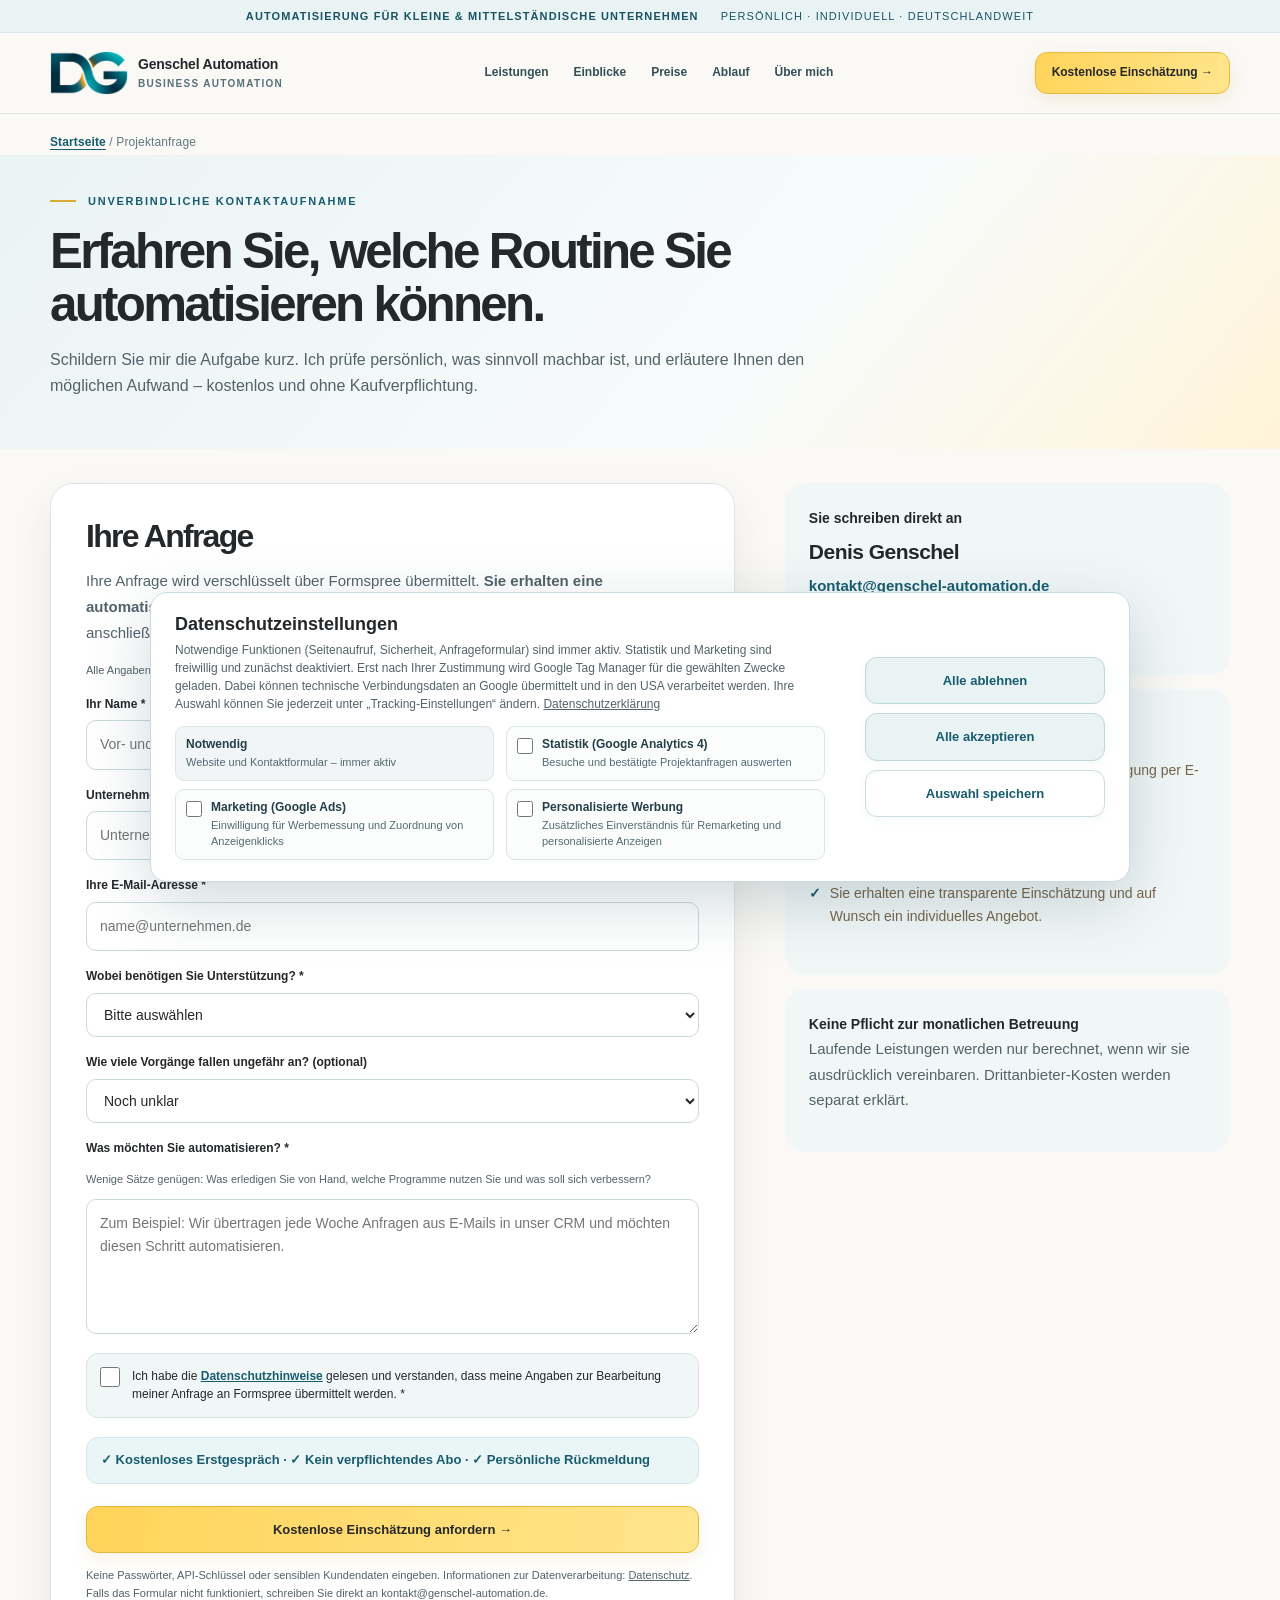
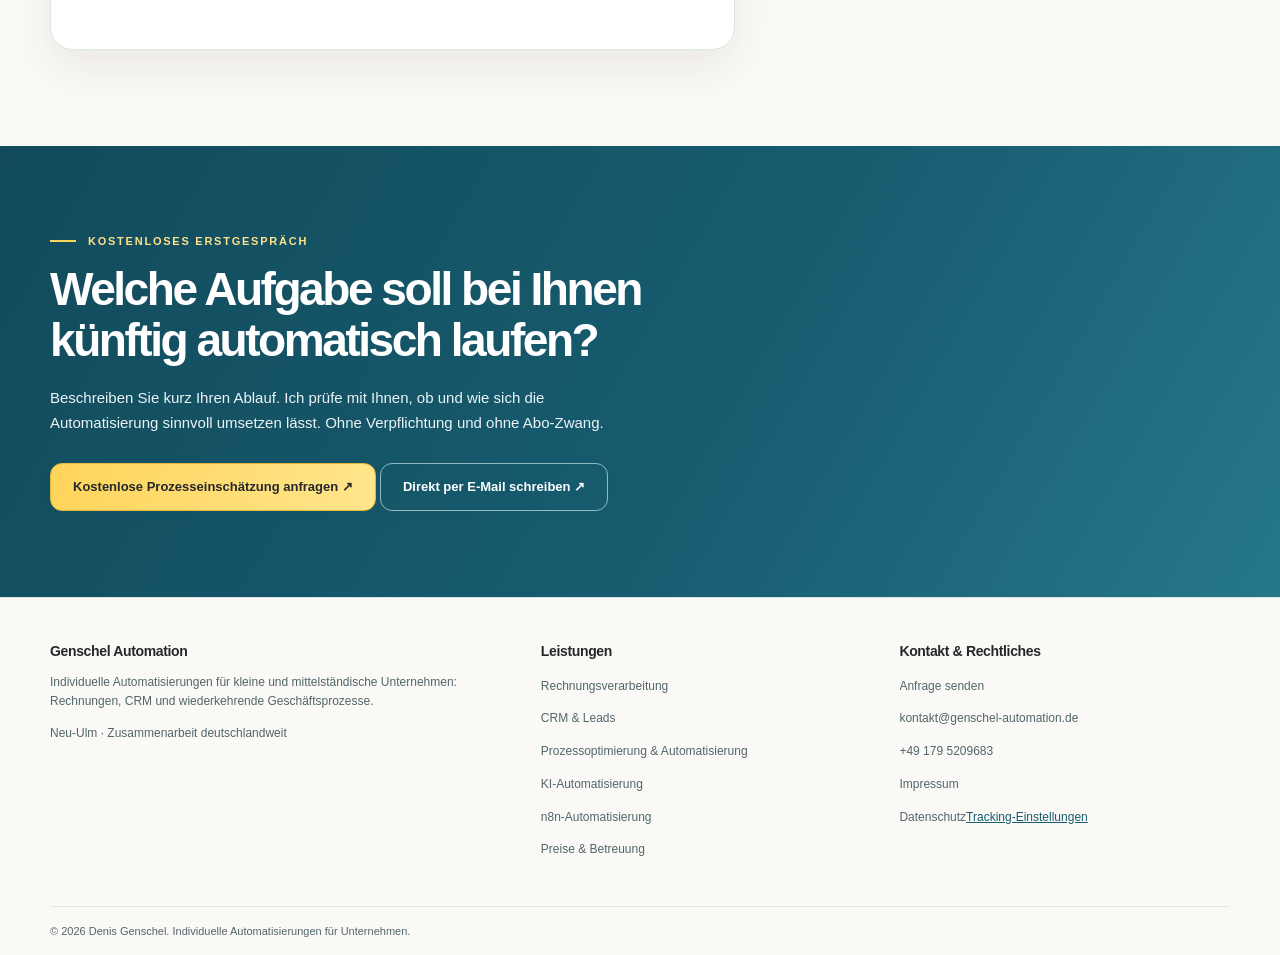
<file: anfrage.html>
<!DOCTYPE html>

<html lang="de"><head><meta charset="utf-8"/><meta content="width=device-width,initial-scale=1" name="viewport"/><meta content="#FAF9F6" name="theme-color"/><title>Automatisierung unverbindlich anfragen | Genschel Automation</title><meta content="Beschreiben Sie Ihren wiederkehrenden Geschäftsprozess. Kostenlose persönliche Ersteinschätzung zu Automatisierung, Aufwand und Umsetzung." name="description"/><meta content="website" property="og:type"/><meta content="Automatisierung unverbindlich anfragen | Genschel Automation" property="og:title"/><meta content="Beschreiben Sie Ihren wiederkehrenden Geschäftsprozess. Kostenlose persönliche Ersteinschätzung zu Automatisierung, Aufwand und Umsetzung." property="og:description"/><link href="assets/style.css?v=8.1-consent-v6" rel="stylesheet"/><script defer="" src="assets/config.js?v=7.1-ga4-consent1"></script><script defer="" src="assets/privacy.js?v=8.1-consent-v6"></script><script defer="" src="assets/app.js?v=7.1-formspree-success1"></script><link href="https://genschel-automation.de/anfrage.html" rel="canonical"/><link href="/favicon.ico" rel="icon" type="image/x-icon" sizes="16x16 32x32 48x48 64x64 128x128 256x256"/><link href="/favicon.png" rel="icon" type="image/png" sizes="256x256"/><meta content="de_DE" property="og:locale"/><meta content="Genschel Automation" property="og:site_name"/><meta content="https://genschel-automation.de/anfrage.html" property="og:url"/><meta content="https://genschel-automation.de/assets/social-preview.webp" property="og:image"/><meta content="1200" property="og:image:width"/><meta content="630" property="og:image:height"/><meta content="summary_large_image" name="twitter:card"/><meta content="Automatisierung unverbindlich anfragen | Genschel Automation" name="twitter:title"/><meta content="Beschreiben Sie Ihren wiederkehrenden Geschäftsprozess. Kostenlose persönliche Ersteinschätzung zu Automatisierung, Aufwand und Umsetzung." name="twitter:description"/><meta content="https://genschel-automation.de/assets/social-preview.webp" name="twitter:image"/><meta content="index, follow, max-image-preview:large" name="robots"/><script type="application/ld+json">[{"@context":"https://schema.org","@type":"ProfessionalService","@id":"https://genschel-automation.de/#unternehmen","name":"Genschel Automation","url":"https://genschel-automation.de/","image":"https://genschel-automation.de/assets/social-preview.webp","logo":"https://genschel-automation.de/assets/dg-logo.png","email":"kontakt@genschel-automation.de","telephone":"+49 179 5209683","description":"Individuelle KI- und Geschäftsprozessautomatisierung für kleine und mittlere Unternehmen in Deutschland.","address":{"@type":"PostalAddress","streetAddress":"Schillerstraße 22","postalCode":"89231","addressLocality":"Neu-Ulm","addressCountry":"DE"},"areaServed":{"@type":"Country","name":"Deutschland"},"hasOfferCatalog":{"@type":"OfferCatalog","name":"Automatisierungsdienstleistungen","itemListElement":[{"@type":"OfferCatalog","name":"Rechnungsverarbeitung automatisieren"},{"@type":"OfferCatalog","name":"CRM- und Kundenanfragen automatisieren"},{"@type":"OfferCatalog","name":"Individuelle Geschäftsprozessautomatisierung"}]},"alternateName":"Denis Genschel – Business Automation"},{"@context":"https://schema.org","@type":"WebSite","@id":"https://genschel-automation.de/#website","name":"Genschel Automation","url":"https://genschel-automation.de/","inLanguage":"de-DE","alternateName":"Denis Genschel – Business Automation"},{"@context":"https://schema.org","@type":"WebPage","@id":"https://genschel-automation.de/anfrage.html#webpage","url":"https://genschel-automation.de/anfrage.html","name":"Automatisierung unverbindlich anfragen | Genschel Automation","description":"Beschreiben Sie Ihren wiederkehrenden Geschäftsprozess. Kostenlose persönliche Ersteinschätzung zu Automatisierung, Aufwand und Umsetzung.","inLanguage":"de-DE","isPartOf":{"@id":"https://genschel-automation.de/#website"}},{"@context":"https://schema.org","@type":"BreadcrumbList","itemListElement":[{"@type":"ListItem","position":1,"name":"Startseite","item":"https://genschel-automation.de/"},{"@type":"ListItem","position":2,"name":"Projektanfrage","item":"https://genschel-automation.de/anfrage.html"}]}]</script></head><body><a class="skip" href="#main">Zum Inhalt springen</a><div class="topline"><div class="container"><b>Automatisierung für kleine &amp; mittelständische Unternehmen</b><span>Persönlich · Individuell · Deutschlandweit</span></div></div><header class="nav-wrap"><div class="container nav-inner"><a aria-label="Genschel Automation – Startseite" class="brand" href="/"><span aria-hidden="true" class="brand-mark"><img alt="" height="50" role="presentation" src="assets/dg-logo.png" width="88"/></span><span class="brand-name">Genschel Automation<small>Business Automation</small></span></a><nav aria-label="Hauptnavigation" class="nav-links" id="navLinks"><a href="/#leistungen">Leistungen</a><a href="/#projekte">Einblicke</a><a href="/#preise">Preise</a><a href="/#ablauf">Ablauf</a><a href="/#ueber-mich">Über mich</a></nav><a class="btn primary small" href="anfrage.html">Kostenlose Einschätzung →</a><button aria-controls="navLinks" aria-expanded="false" class="menu" id="menuBtn" type="button">Menü ☰</button></div></header><main id="main"><nav aria-label="Brotkrumennavigation" class="breadcrumbs container"><a href="/">Startseite</a>  /  Projektanfrage</nav><section class="inquiry-head"><div class="container"><div class="eyebrow">Unverbindliche Kontaktaufnahme</div><h1 style="max-width:880px">Erfahren Sie, welche Routine Sie automatisieren können.</h1><p class="lead" style="max-width:690px">Schildern Sie mir die Aufgabe kurz. Ich prüfe persönlich, was sinnvoll machbar ist, und erläutere Ihnen den möglichen Aufwand – kostenlos und ohne Kaufverpflichtung.</p></div></section><section class="section"><div class="container inquiry-layout"><div class="formbox"><h2 style="font-size:32px;margin:0">Ihre Anfrage</h2><p class="sub" style="margin-top:13px">Ihre Anfrage wird verschlüsselt über Formspree übermittelt. <strong>Sie erhalten eine automatische Eingangsbestätigung per E-Mail.</strong> Ich prüfe Ihren Anwendungsfall anschließend persönlich. Unverbindlich und ohne Kaufverpflichtung.</p><form accept-charset="UTF-8" action="https://formspree.io/f/mzeeeeag" aria-describedby="formIntro" id="leadForm" method="POST">
<p class="hint" id="formIntro">Alle Angaben dienen ausschließlich der Kontaktaufnahme und Angebotserstellung. Felder mit * sind erforderlich.</p>
<label for="name">Ihr Name *</label>
<input autocomplete="name" id="name" maxlength="120" name="name" placeholder="Vor- und Nachname" required=""/>
<label for="firma">Unternehmen (optional)</label>
<input autocomplete="organization" id="firma" maxlength="160" name="firma" placeholder="Unternehmensname"/>
<label for="email">Ihre E-Mail-Adresse *</label>
<input autocomplete="email" id="email" maxlength="200" name="email" placeholder="name@unternehmen.de" required="" type="email"/>
<label for="leistung">Wobei benötigen Sie Unterstützung? *</label>
<select id="leistung" name="leistung" required="">
<option value="">Bitte auswählen</option>
<option value="rechnung">Rechnungsverarbeitung</option>
<option value="crm">CRM / Kundenanfragen</option>
<option value="ki">KI-Automatisierung</option>
<option value="n8n">n8n-Automatisierung / Workflow</option>
<option value="individuell">Individuelle Automatisierung</option>
<option value="pilot">Kleines Pilotprojekt</option>
<option value="betreuung">Laufende Betreuung</option>
<option value="sonstiges">Andere Aufgabe / Noch nicht sicher</option></select>
<label for="menge">Wie viele Vorgänge fallen ungefähr an? (optional)</label>
<select id="menge" name="menge"><option value="">Noch unklar</option><option>Bis 50 pro Monat</option><option>50–250 pro Monat</option><option>Mehr als 250 pro Monat</option></select>
<label for="nachricht">Was möchten Sie automatisieren? *</label>
<p class="hint" id="taskHint">Wenige Sätze genügen: Was erledigen Sie von Hand, welche Programme nutzen Sie und was soll sich verbessern?</p>
<textarea id="nachricht" maxlength="4000" minlength="15" name="nachricht" aria-describedby="taskHint" placeholder="Zum Beispiel: Wir übertragen jede Woche Anfragen aus E-Mails in unser CRM und möchten diesen Schritt automatisieren." required=""></textarea>
<div aria-hidden="true" class="visually-hidden"><label for="company-site">Dieses Feld bitte leer lassen</label><input autocomplete="off" id="company-site" name="_gotcha" tabindex="-1" type="text"/></div>
<input name="_subject" type="hidden" value="Neue Anfrage – Denis Genschel Business Automation"/>
<label class="privacy-confirm"><input name="datenschutzhinweis_gelesen" required="" type="checkbox" value="ja"/><span>Ich habe die <a href="datenschutz.html" rel="noopener" target="_blank">Datenschutzhinweise</a> gelesen und verstanden, dass meine Angaben zur Bearbeitung meiner Anfrage an Formspree übermittelt werden. *</span></label>
<p class="inquiry-trust">✓ Kostenloses Erstgespräch  ·  ✓ Kein verpflichtendes Abo  ·  ✓ Persönliche Rückmeldung</p><button class="btn primary" id="leadSubmit" type="submit">Kostenlose Einschätzung anfordern →</button>
<p aria-live="polite" class="form-message" id="formMessage" role="status"></p>
<p class="hint">Keine Passwörter, API-Schlüssel oder sensiblen Kundendaten eingeben. Informationen zur Datenverarbeitung: <a href="datenschutz.html" style="text-decoration:underline">Datenschutz</a>. Falls das Formular nicht funktioniert, schreiben Sie direkt an <a href="mailto:kontakt@genschel-automation.de">kontakt@genschel-automation.de</a>.</p>
</form></div><aside><div class="contact-card"><strong>Sie schreiben direkt an</strong><h3 style="margin:9px 0">Denis Genschel</h3><a href="mailto:kontakt@genschel-automation.de">kontakt@genschel-automation.de</a><p style="margin-top:13px"><a href="tel:+491795209683">+49 179 5209683</a></p></div><div class="contact-card"><strong>Was passiert danach?</strong><ul class="bullets"><li>Sie erhalten eine automatische Eingangsbestätigung per E-Mail.</li><li>Wir besprechen den bestehenden Ablauf.</li><li>Ich prüfe die technischen Möglichkeiten.</li><li>Sie erhalten eine transparente Einschätzung und auf Wunsch ein individuelles Angebot.</li></ul></div><div class="contact-card"><strong>Keine Pflicht zur monatlichen Betreuung</strong><p class="sub">Laufende Leistungen werden nur berechnet, wenn wir sie ausdrücklich vereinbaren. Drittanbieter-Kosten werden separat erklärt.</p></div></aside></div></section></main><section class="closing"><div class="container"><div class="eyebrow">Kostenloses Erstgespräch</div><h2>Welche Aufgabe soll bei Ihnen künftig automatisch laufen?</h2><p>Beschreiben Sie kurz Ihren Ablauf. Ich prüfe mit Ihnen, ob und wie sich die Automatisierung sinnvoll umsetzen lässt. Ohne Verpflichtung und ohne Abo-Zwang.</p><a class="btn cream" href="anfrage.html">Kostenlose Prozesseinschätzung anfragen ↗</a> <a class="btn" href="mailto:kontakt@genschel-automation.de?subject=Anfrage%20Business%20Automation">Direkt per E-Mail schreiben ↗</a></div></section><footer class="footer"><div class="container foot-grid"><div><h3>Genschel Automation</h3><p>Individuelle Automatisierungen für kleine und mittelständische Unternehmen: Rechnungen, CRM und wiederkehrende Geschäftsprozesse.</p><p>Neu-Ulm · Zusammenarbeit deutschlandweit</p></div><div><h3>Leistungen</h3><ul><li><a href="rechnungen-automatisieren.html">Rechnungsverarbeitung</a></li><li><a href="crm-automatisieren.html">CRM &amp; Leads</a></li><li><a href="prozesse-automatisieren.html">Prozessoptimierung &amp; Automatisierung</a></li><li><a href="ki-automatisierung.html">KI-Automatisierung</a></li><li><a href="n8n-automatisierung.html">n8n-Automatisierung</a></li><li><a href="/#preise">Preise &amp; Betreuung</a></li></ul></div><div><h3>Kontakt &amp; Rechtliches</h3><ul><li><a href="anfrage.html">Anfrage senden</a></li><li><a href="mailto:kontakt@genschel-automation.de">kontakt@genschel-automation.de</a></li><li><a href="tel:+491795209683">+49 179 5209683</a></li><li><a href="impressum.html">Impressum</a></li><li><a href="datenschutz.html">Datenschutz</a><button class="privacy-settings-link" data-privacy-settings="" type="button">Tracking-Einstellungen</button></li></ul></div></div><div class="container copyright">© <span data-year="">2026</span> Denis Genschel. Individuelle Automatisierungen für Unternehmen.</div></footer><div class="mobile-cta"><a class="btn primary" href="anfrage.html">Kostenlose Prozesseinschätzung anfragen →</a></div><dialog aria-labelledby="videoTitle" class="video-dialog" id="videoDialog"><div class="dialog-bar"><span id="videoTitle">Projekt-Demo</span><button aria-label="Video schließen" class="closeVideo" type="button">×</button></div><div id="videoMount"></div><p>Das Video wird erst nach dem Anklicken von einem externen Anbieter geladen. Datenschutzinformationen finden Sie in der Datenschutzerklärung.</p></dialog></body></html>
</file>
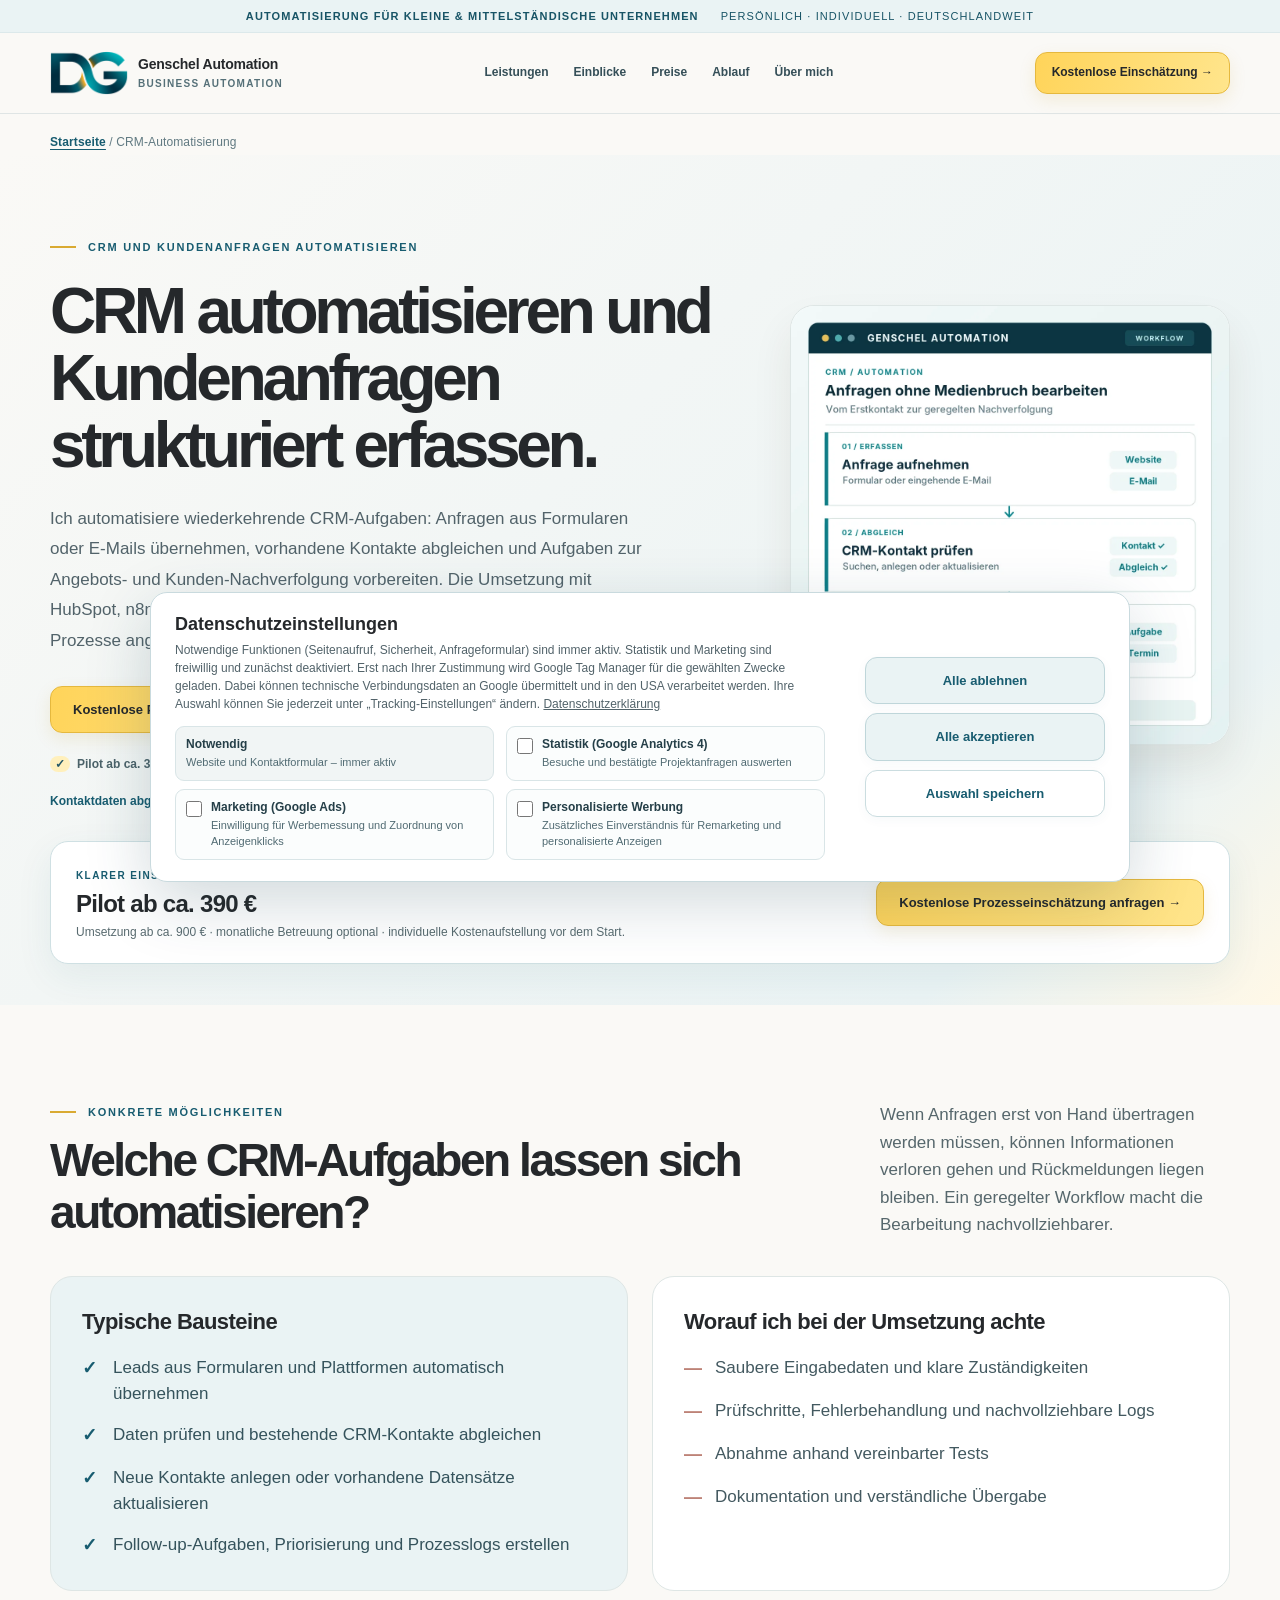
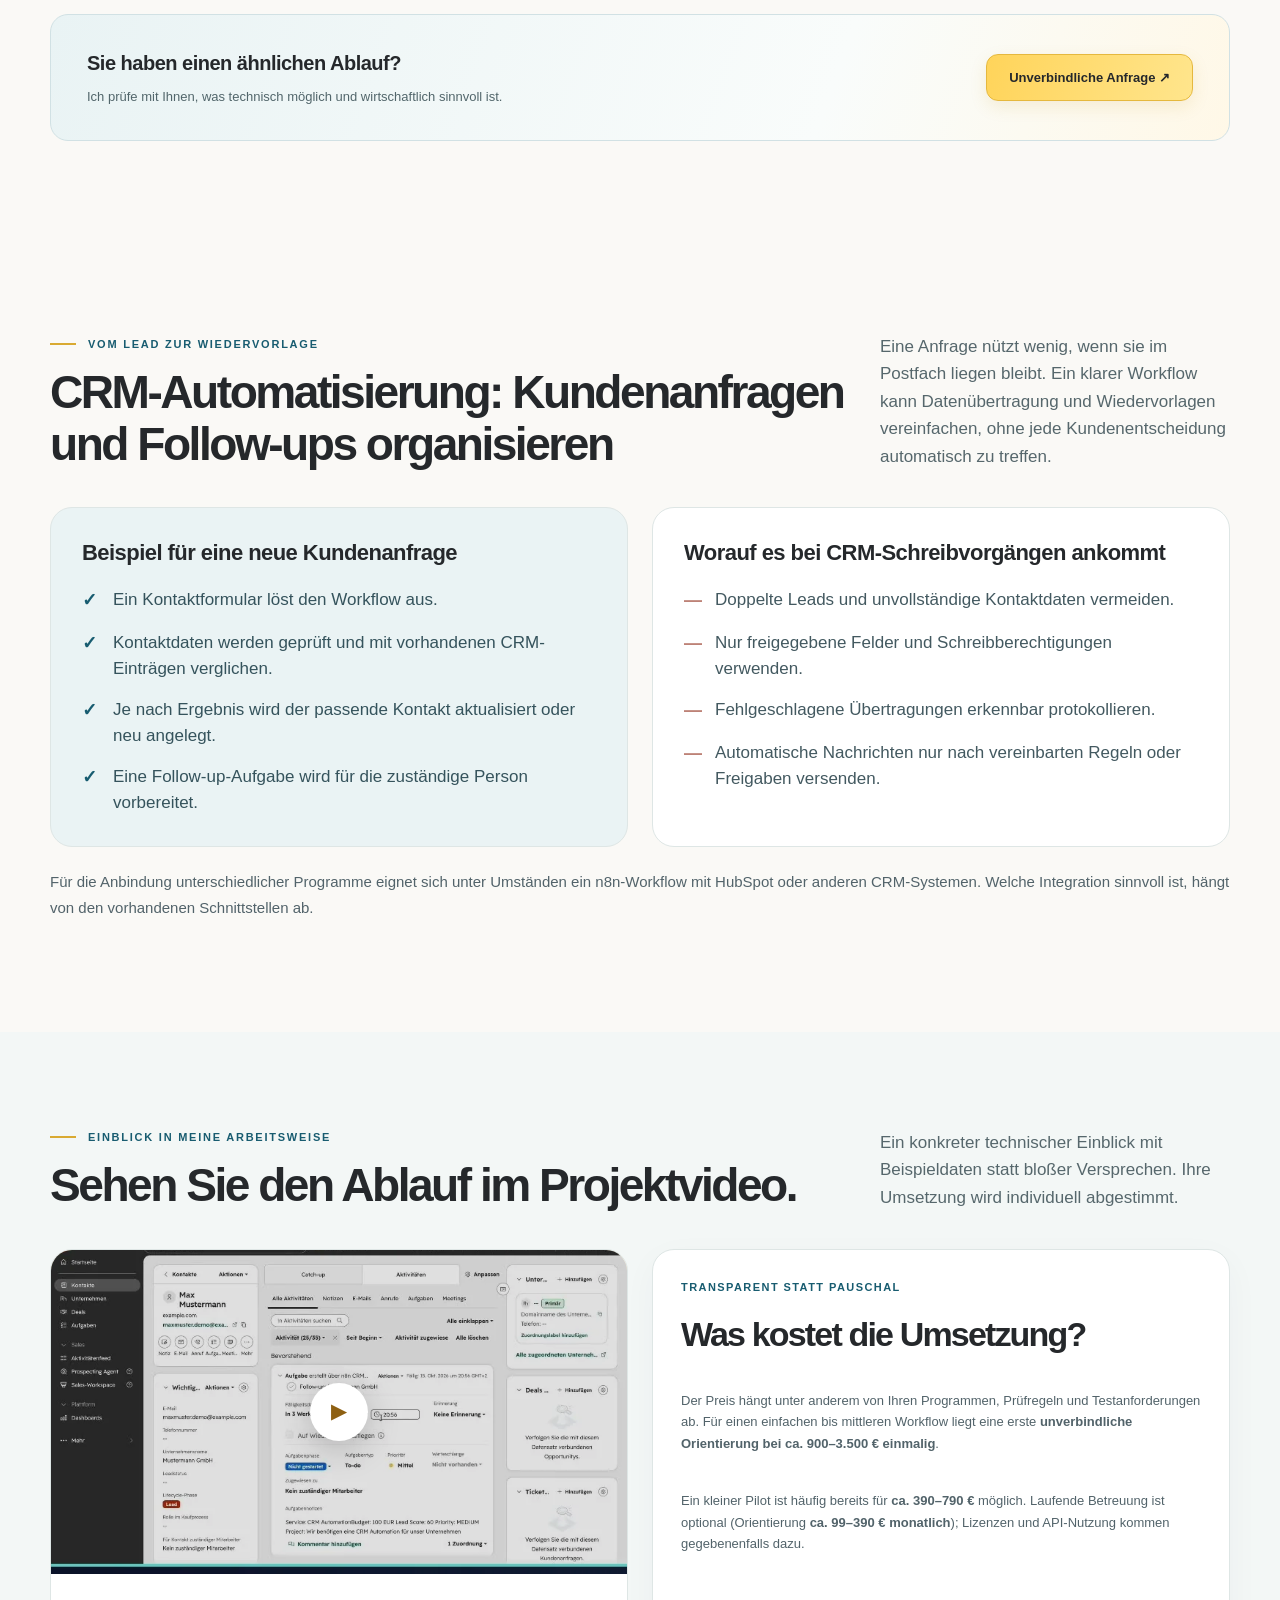
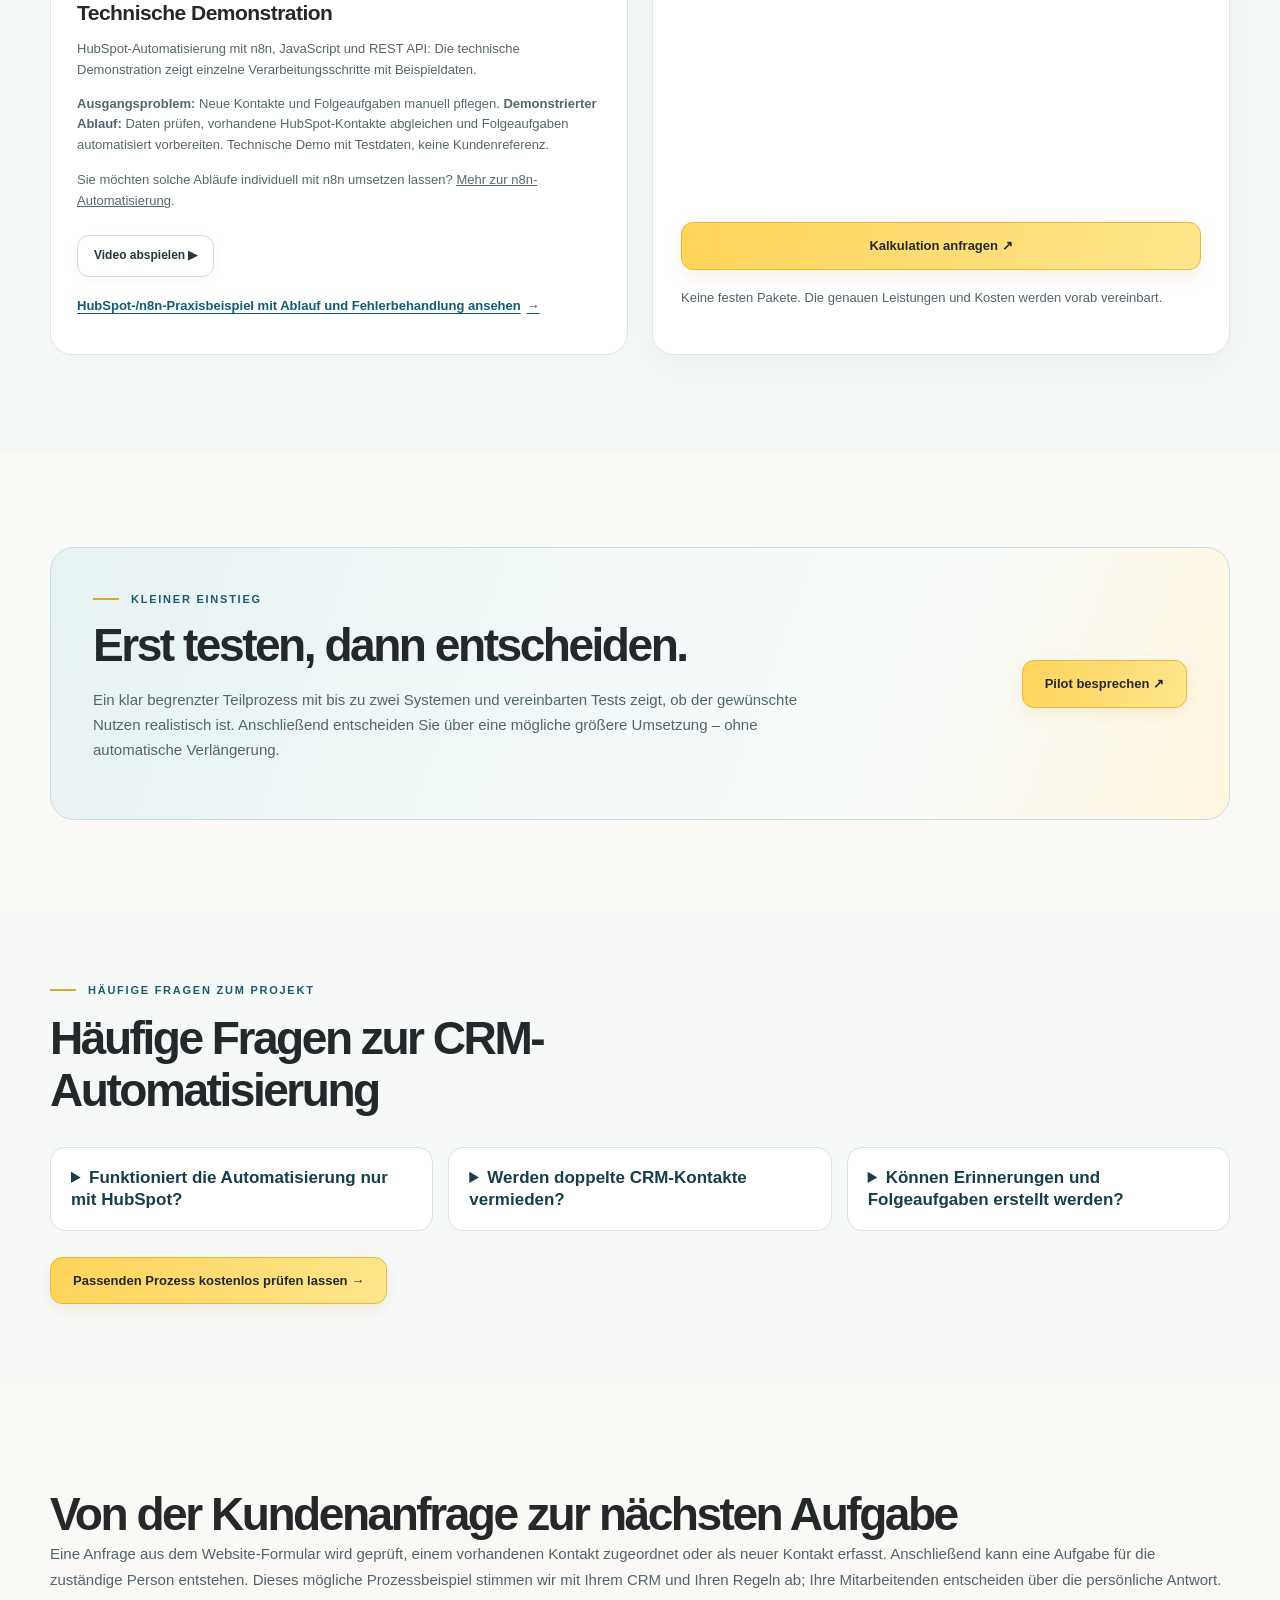
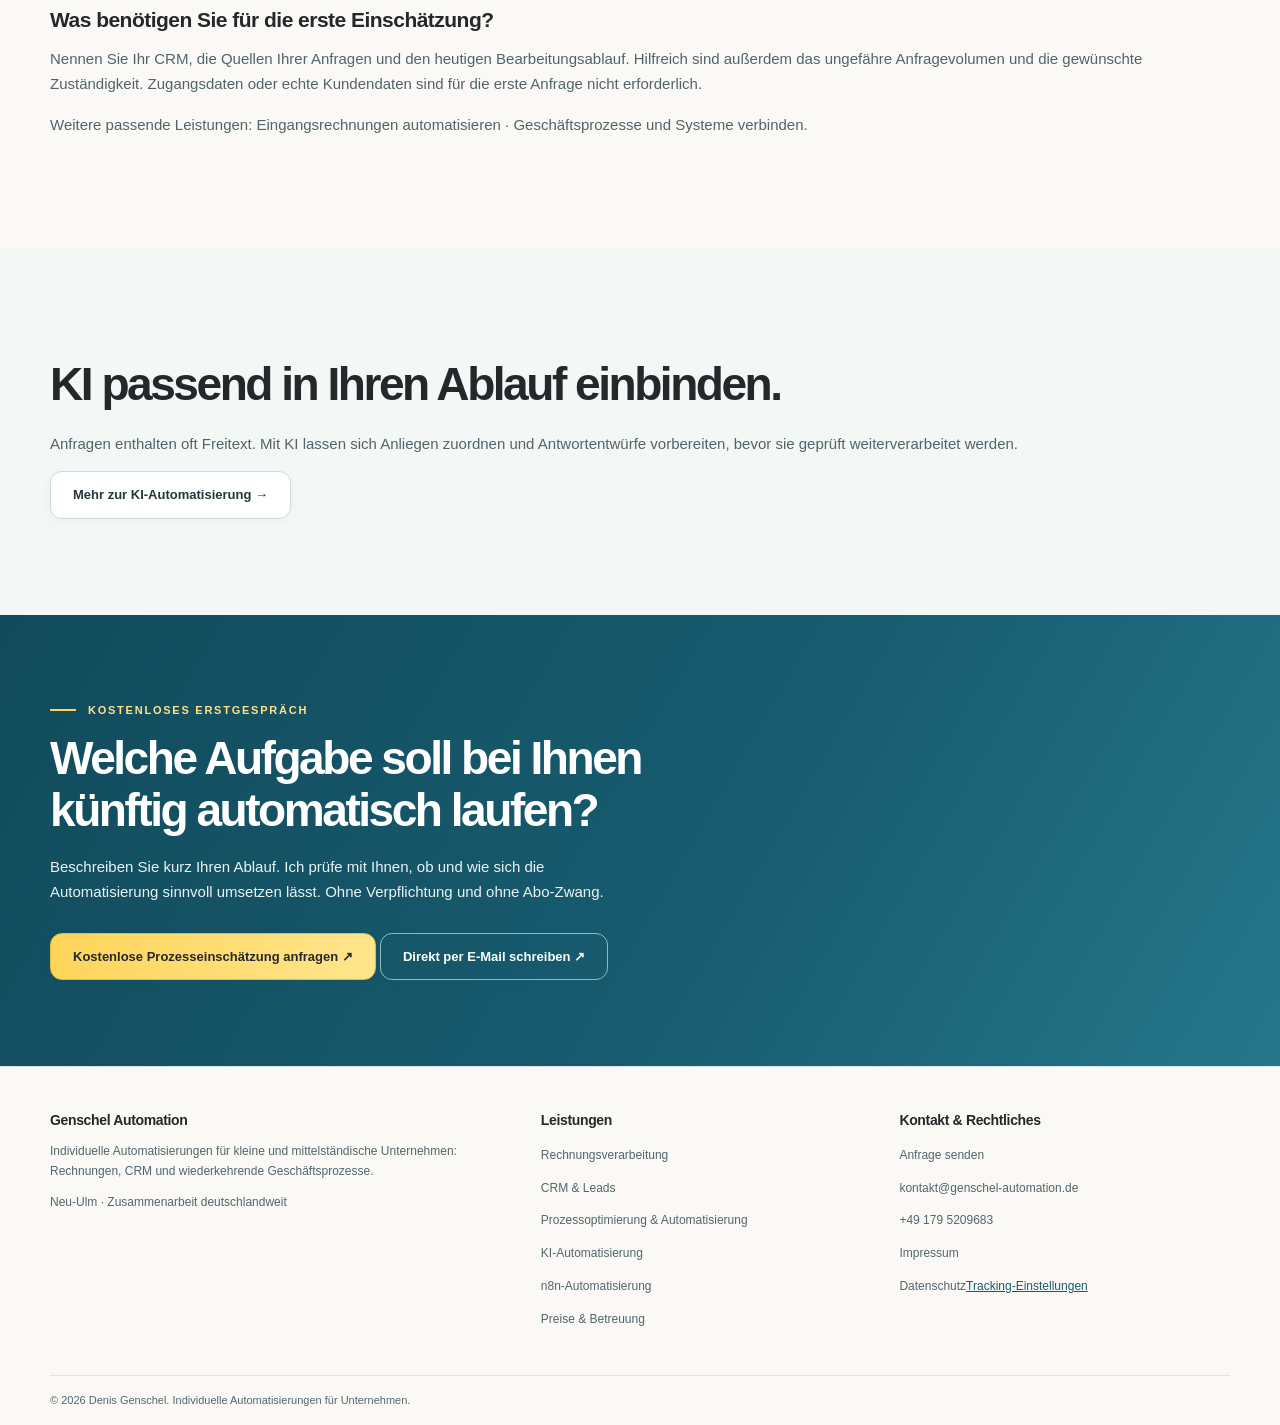
<file: crm-automatisieren.html>
<!DOCTYPE html>
<html lang="de"><head><meta charset="utf-8"/><meta content="width=device-width,initial-scale=1" name="viewport"/><meta content="#FAF9F6" name="theme-color"/><title>CRM-Automatisierung &amp; Follow-ups | Genschel Automation</title><meta content="CRM-Automatisierung für KMU: Kundenanfragen erfassen, Kontakte abgleichen, Dubletten vermeiden und Follow-ups vorbereiten. Mit n8n, HubSpot und APIs." name="description"/><meta content="website" property="og:type"/><meta content="CRM-Automatisierung &amp; Follow-ups | Genschel Automation" property="og:title"/><meta content="CRM-Automatisierung für KMU: Kundenanfragen erfassen, Kontakte abgleichen, Dubletten vermeiden und Follow-ups vorbereiten. Mit n8n, HubSpot und APIs." property="og:description"/><link href="assets/style.css?v=8.1-consent-v6" rel="stylesheet"/><script defer="" src="assets/config.js?v=7.1-ga4-consent1"></script><script defer="" src="assets/privacy.js?v=8.1-consent-v6"></script><script defer="" src="assets/app.js?v=7.1-formspree-success1"></script><link href="https://genschel-automation.de/crm-automatisieren.html" rel="canonical"/><link href="/favicon.ico" rel="icon" sizes="16x16 32x32 48x48 64x64 128x128 256x256" type="image/x-icon"/><link href="/favicon.png" rel="icon" sizes="256x256" type="image/png"/><meta content="de_DE" property="og:locale"/><meta content="Genschel Automation" property="og:site_name"/><meta content="https://genschel-automation.de/crm-automatisieren.html" property="og:url"/><meta content="https://genschel-automation.de/assets/social-preview.webp" property="og:image"/><meta content="1200" property="og:image:width"/><meta content="630" property="og:image:height"/><meta content="summary_large_image" name="twitter:card"/><meta content="CRM-Automatisierung &amp; Follow-ups | Genschel Automation" name="twitter:title"/><meta content="CRM-Automatisierung für KMU: Kundenanfragen erfassen, Kontakte abgleichen, Dubletten vermeiden und Follow-ups vorbereiten. Mit n8n, HubSpot und APIs." name="twitter:description"/><meta content="https://genschel-automation.de/assets/social-preview.webp" name="twitter:image"/><meta content="index, follow, max-image-preview:large" name="robots"/><script type="application/ld+json">[{"@context":"https://schema.org","@type":"ProfessionalService","@id":"https://genschel-automation.de/#unternehmen","name":"Genschel Automation","url":"https://genschel-automation.de/","image":"https://genschel-automation.de/assets/social-preview.webp","logo":"https://genschel-automation.de/assets/dg-logo.png","email":"kontakt@genschel-automation.de","telephone":"+49 179 5209683","description":"Individuelle KI- und Geschäftsprozessautomatisierung für kleine und mittlere Unternehmen in Deutschland.","address":{"@type":"PostalAddress","streetAddress":"Schillerstraße 22","postalCode":"89231","addressLocality":"Neu-Ulm","addressCountry":"DE"},"areaServed":{"@type":"Country","name":"Deutschland"},"hasOfferCatalog":{"@type":"OfferCatalog","name":"Automatisierungsdienstleistungen","itemListElement":[{"@type":"OfferCatalog","name":"Rechnungsverarbeitung automatisieren"},{"@type":"OfferCatalog","name":"CRM- und Kundenanfragen automatisieren"},{"@type":"OfferCatalog","name":"Individuelle Geschäftsprozessautomatisierung"}]},"alternateName":"Denis Genschel – Business Automation"},{"@context":"https://schema.org","@type":"WebSite","@id":"https://genschel-automation.de/#website","name":"Genschel Automation","url":"https://genschel-automation.de/","inLanguage":"de-DE","alternateName":"Denis Genschel – Business Automation"},{"@context":"https://schema.org","@type":"WebPage","@id":"https://genschel-automation.de/crm-automatisieren.html#webpage","url":"https://genschel-automation.de/crm-automatisieren.html","name":"CRM-Automatisierung & Follow-ups | Genschel Automation","description":"CRM-Automatisierung für KMU: Kundenanfragen erfassen, Kontakte abgleichen, Dubletten vermeiden und Follow-ups vorbereiten. Mit n8n, HubSpot und APIs.","inLanguage":"de-DE","isPartOf":{"@id":"https://genschel-automation.de/#website"}},{"@context":"https://schema.org","@type":"Service","@id":"https://genschel-automation.de/crm-automatisieren.html#service","name":"CRM und Kundenanfragen automatisieren","serviceType":"CRM und Kundenanfragen automatisieren","description":"Kundenanfragen erfassen, Kontaktinformationen abgleichen und Folgeaufgaben automatisieren.","url":"https://genschel-automation.de/crm-automatisieren.html","provider":{"@id":"https://genschel-automation.de/#unternehmen"},"areaServed":{"@type":"Country","name":"Deutschland"}},{"@context":"https://schema.org","@type":"BreadcrumbList","itemListElement":[{"@type":"ListItem","position":1,"name":"Startseite","item":"https://genschel-automation.de/"},{"@type":"ListItem","position":2,"name":"CRM-Automatisierung","item":"https://genschel-automation.de/crm-automatisieren.html"}]}]</script><style>.case-study-ref{margin:18px 0 12px}.case-study-link{display:inline-flex;align-items:center;gap:.45em;color:#125c70;font-weight:750;text-decoration:underline;text-underline-offset:.24em;line-height:1.55}.case-study-link:hover{color:#0c4051}</style></head><body><a class="skip" href="#main">Zum Inhalt springen</a><div class="topline"><div class="container"><b>Automatisierung für kleine &amp; mittelständische Unternehmen</b><span>Persönlich · Individuell · Deutschlandweit</span></div></div><header class="nav-wrap"><div class="container nav-inner"><a aria-label="Genschel Automation – Startseite" class="brand" href="/"><span aria-hidden="true" class="brand-mark"><img alt="" height="50" role="presentation" src="assets/dg-logo.png" width="88"/></span><span class="brand-name">Genschel Automation<small>Business Automation</small></span></a><nav aria-label="Hauptnavigation" class="nav-links" id="navLinks"><a href="/#leistungen">Leistungen</a><a href="/#projekte">Einblicke</a><a href="/#preise">Preise</a><a href="/#ablauf">Ablauf</a><a href="/#ueber-mich">Über mich</a></nav><a class="btn primary small" href="anfrage.html?leistung=crm">Kostenlose Einschätzung →</a><button aria-controls="navLinks" aria-expanded="false" class="menu" id="menuBtn" type="button">Menü ☰</button></div></header><main id="main"><nav aria-label="Brotkrumennavigation" class="breadcrumbs container"><a href="/">Startseite</a>  /  CRM-Automatisierung</nav><section class="subhero"><div class="container grid"><div><div class="eyebrow">CRM UND KUNDENANFRAGEN AUTOMATISIEREN</div><h1>CRM automatisieren und Kundenanfragen strukturiert erfassen.</h1><p class="lead">Ich automatisiere wiederkehrende CRM-Aufgaben: Anfragen aus Formularen oder E-Mails übernehmen, vorhandene Kontakte abgleichen und Aufgaben zur Angebots- und Kunden-Nachverfolgung vorbereiten. Die Umsetzung mit HubSpot, n8n oder anderen Schnittstellen wird an Ihre Berechtigungen und Prozesse angepasst.</p><div class="cta-line"><a class="btn primary" href="anfrage.html?leistung=crm">Kostenlose Prozesseinschätzung anfragen →</a><a class="btn" href="#beispiel">CRM-Demo ansehen ↓</a></div><div class="assurances"><span>Pilot ab ca. 390 €</span><span>Keine verpflichtende Monatsgebühr</span><span>Persönlicher Ansprechpartner</span></div><p class="subhero-trust">Kontaktdaten abgeglichen · CRM aktualisiert · Wiedervorlagen erstellt</p></div><div class="aside-visual" style="padding:0;overflow:hidden"><img alt="Ablauf der CRM-Automatisierung: Anfrage erfassen, Kontakt im CRM prüfen und ein Follow-up auslösen." decoding="async" fetchpriority="high" height="1120" src="assets/hero-crm-workflow.webp" style="display:block;width:100%;height:auto;border-radius:22px" width="1120"/></div></div><div class="landing-price-cue"><div><span class="landing-price-label">KLARER EINSTIEG</span><strong>Pilot ab ca. 390 €</strong><p>Umsetzung ab ca. 900 € · monatliche Betreuung optional · individuelle Kostenaufstellung vor dem Start.</p></div><a class="btn primary" href="anfrage.html?leistung=crm">Kostenlose Prozesseinschätzung anfragen →</a></div></section>
<section class="section"><div class="container"><div class="section-head"><div><div class="eyebrow">Konkrete Möglichkeiten</div><h2>Welche CRM-Aufgaben lassen sich automatisieren?</h2></div><p>Wenn Anfragen erst von Hand übertragen werden müssen, können Informationen verloren gehen und Rückmeldungen liegen bleiben. Ein geregelter Workflow macht die Bearbeitung nachvollziehbarer.</p></div><div class="comparison"><div class="compare after"><h3>Typische Bausteine</h3><ul><li>Leads aus Formularen und Plattformen automatisch übernehmen</li><li>Daten prüfen und bestehende CRM-Kontakte abgleichen</li><li>Neue Kontakte anlegen oder vorhandene Datensätze aktualisieren</li><li>Follow-up-Aufgaben, Priorisierung und Prozesslogs erstellen</li></ul></div><div class="compare"><h3>Worauf ich bei der Umsetzung achte</h3><ul><li>Saubere Eingabedaten und klare Zuständigkeiten</li><li>Prüfschritte, Fehlerbehandlung und nachvollziehbare Logs</li><li>Abnahme anhand vereinbarter Tests</li><li>Dokumentation und verständliche Übergabe</li></ul></div></div><div class="mid-cta"><div><strong>Sie haben einen ähnlichen Ablauf?</strong><p>Ich prüfe mit Ihnen, was technisch möglich und wirtschaftlich sinnvoll ist.</p></div><a class="btn primary" href="anfrage.html?leistung=crm">Unverbindliche Anfrage ↗</a></div></div></section>
<section class="section" id="crm-follow-up"><div class="container"><div class="section-head"><div><div class="eyebrow">Vom Lead zur Wiedervorlage</div><h2>CRM-Automatisierung: Kundenanfragen und Follow-ups organisieren</h2></div><p>Eine Anfrage nützt wenig, wenn sie im Postfach liegen bleibt. Ein klarer Workflow kann Datenübertragung und Wiedervorlagen vereinfachen, ohne jede Kundenentscheidung automatisch zu treffen.</p></div><div class="comparison"><div class="compare after"><h3>Beispiel für eine neue Kundenanfrage</h3><ul><li>Ein Kontaktformular löst den Workflow aus.</li><li>Kontaktdaten werden geprüft und mit vorhandenen CRM-Einträgen verglichen.</li><li>Je nach Ergebnis wird der passende Kontakt aktualisiert oder neu angelegt.</li><li>Eine Follow-up-Aufgabe wird für die zuständige Person vorbereitet.</li></ul></div><div class="compare"><h3>Worauf es bei CRM-Schreibvorgängen ankommt</h3><ul><li>Doppelte Leads und unvollständige Kontaktdaten vermeiden.</li><li>Nur freigegebene Felder und Schreibberechtigungen verwenden.</li><li>Fehlgeschlagene Übertragungen erkennbar protokollieren.</li><li>Automatische Nachrichten nur nach vereinbarten Regeln oder Freigaben versenden.</li></ul></div></div><p class="sub" style="margin-top:22px">Für die Anbindung unterschiedlicher Programme eignet sich unter Umständen ein <a href="n8n-automatisierung.html">n8n-Workflow mit HubSpot oder anderen CRM-Systemen</a>. Welche Integration sinnvoll ist, hängt von den vorhandenen Schnittstellen ab.</p></div></section>
<section class="section alt" id="beispiel"><div class="container"><div class="section-head"><div><div class="eyebrow">Einblick in meine Arbeitsweise</div><h2>Sehen Sie den Ablauf im Projektvideo.</h2></div><p>Ein konkreter technischer Einblick mit Beispieldaten statt bloßer Versprechen. Ihre Umsetzung wird individuell abgestimmt.</p></div><div class="work-grid"><article class="work-card"><button class="work-media" data-title="Technischer Workflow – Demonstration" data-video="https://pub-75876f06dc7c417a906c024fb928b8fb.r2.dev/crm-demo.mp4" type="button"><img alt="Demonstrationsaufnahme eines Automatisierungsworkflows" loading="lazy" src="assets/crm-detail.webp"/><span class="play-round">▶</span></button><div class="work-body"><h3>Technische Demonstration</h3><p>HubSpot-Automatisierung mit n8n, JavaScript und REST API: Die technische Demonstration zeigt einzelne Verarbeitungsschritte mit Beispieldaten.</p><p class="smallprint"><strong>Ausgangsproblem:</strong> Neue Kontakte und Folgeaufgaben manuell pflegen. <strong>Demonstrierter Ablauf:</strong> Daten prüfen, vorhandene HubSpot-Kontakte abgleichen und Folgeaufgaben automatisiert vorbereiten. Technische Demo mit Testdaten, keine Kundenreferenz.</p><p>Sie möchten solche Abläufe individuell mit n8n umsetzen lassen? <a href="n8n-automatisierung.html" style="text-decoration:underline">Mehr zur n8n-Automatisierung</a>.</p><button class="btn small" data-title="Technischer Workflow – Demonstration" data-video="https://pub-75876f06dc7c417a906c024fb928b8fb.r2.dev/crm-demo.mp4" type="button">Video abspielen ▶</button><p class="case-study-ref"><a class="case-study-link" href="n8n-hubspot-automatisierung.html">HubSpot-/n8n-Praxisbeispiel mit Ablauf und Fehlerbehandlung ansehen <span aria-hidden="true">→</span></a></p></div></article><div class="price-box"><span class="price-top">Transparent statt pauschal</span><h2 style="font-size:34px;margin:19px 0">Was kostet die Umsetzung?</h2><p>Der Preis hängt unter anderem von Ihren Programmen, Prüfregeln und Testanforderungen ab. Für einen einfachen bis mittleren Workflow liegt eine erste <strong>unverbindliche Orientierung bei ca. 900–3.500 € einmalig</strong>.</p><p>Ein kleiner Pilot ist häufig bereits für <strong>ca. 390–790 €</strong> möglich. Laufende Betreuung ist optional (Orientierung <strong>ca. 99–390 € monatlich</strong>); Lizenzen und API-Nutzung kommen gegebenenfalls dazu.</p><a class="btn primary" href="anfrage.html?leistung=crm">Kalkulation anfragen ↗</a><p class="smallprint">Keine festen Pakete. Die genauen Leistungen und Kosten werden vorab vereinbart.</p></div></div></div></section>
<section class="section"><div class="container"><div class="pilot-panel"><div><div class="eyebrow">Kleiner Einstieg</div><h2>Erst testen, dann entscheiden.</h2><p>Ein klar begrenzter Teilprozess mit bis zu zwei Systemen und vereinbarten Tests zeigt, ob der gewünschte Nutzen realistisch ist. Anschließend entscheiden Sie über eine mögliche größere Umsetzung – ohne automatische Verlängerung.</p></div><a class="btn primary" href="anfrage.html?leistung=pilot">Pilot besprechen ↗</a></div></div></section><section class="section seo-faq" id="fragen"><div class="container"><div class="eyebrow">Häufige Fragen zum Projekt</div><h2>Häufige Fragen zur CRM-Automatisierung</h2><div class="seo-faq-grid"><details class="seo-faq-entry"><summary>Funktioniert die Automatisierung nur mit HubSpot?</summary><p>Nein. Die technische Demonstration auf dieser Seite nutzt HubSpot als Beispiel. Ob andere CRM-Systeme angebunden werden können, hängt von den verfügbaren Schnittstellen und Berechtigungen ab.</p></details><details class="seo-faq-entry"><summary>Werden doppelte CRM-Kontakte vermieden?</summary><p>Ein Abgleich nach vereinbarten eindeutigen Merkmalen kann Bestandteil des Workflows sein. Die konkreten Regeln und Ausnahmefälle legen wir im Pilot fest.</p></details><details class="seo-faq-entry"><summary>Können Erinnerungen und Folgeaufgaben erstellt werden?</summary><p>Ja, sofern Ihr CRM oder Ihre angebundenen Systeme die entsprechende Funktion unterstützen. Wir testen dies zunächst mit Beispieldaten.</p></details></div><a class="btn primary" href="anfrage.html?leistung=crm">Passenden Prozess kostenlos prüfen lassen →</a></div></section><section class="section"><div class="container"><h2>Von der Kundenanfrage zur nächsten Aufgabe</h2><p class="sub">Eine Anfrage aus dem Website-Formular wird geprüft, einem vorhandenen Kontakt zugeordnet oder als neuer Kontakt erfasst. Anschließend kann eine Aufgabe für die zuständige Person entstehen. Dieses mögliche Prozessbeispiel stimmen wir mit Ihrem CRM und Ihren Regeln ab; Ihre Mitarbeitenden entscheiden über die persönliche Antwort.</p><h3>Was benötigen Sie für die erste Einschätzung?</h3><p class="sub">Nennen Sie Ihr CRM, die Quellen Ihrer Anfragen und den heutigen Bearbeitungsablauf. Hilfreich sind außerdem das ungefähre Anfragevolumen und die gewünschte Zuständigkeit. Zugangsdaten oder echte Kundendaten sind für die erste Anfrage nicht erforderlich.</p><p class="sub">Weitere passende Leistungen: <a href="rechnungen-automatisieren.html">Eingangsrechnungen automatisieren</a> · <a href="prozesse-automatisieren.html">Geschäftsprozesse und Systeme verbinden</a>.</p></div></section><section class="section alt"><div class="container"><h2>KI passend in Ihren Ablauf einbinden.</h2><p class="sub" style="margin-top:20px">Anfragen enthalten oft Freitext. Mit KI lassen sich Anliegen zuordnen und Antwortentwürfe vorbereiten, bevor sie geprüft weiterverarbeitet werden.</p><a class="btn" href="ki-automatisierung.html">Mehr zur KI-Automatisierung →</a></div></section></main><section class="closing"><div class="container"><div class="eyebrow">Kostenloses Erstgespräch</div><h2>Welche Aufgabe soll bei Ihnen künftig automatisch laufen?</h2><p>Beschreiben Sie kurz Ihren Ablauf. Ich prüfe mit Ihnen, ob und wie sich die Automatisierung sinnvoll umsetzen lässt. Ohne Verpflichtung und ohne Abo-Zwang.</p><a class="btn cream" href="anfrage.html?leistung=crm">Kostenlose Prozesseinschätzung anfragen ↗</a> <a class="btn" href="mailto:kontakt@genschel-automation.de?subject=Anfrage%20Business%20Automation">Direkt per E-Mail schreiben ↗</a></div></section><footer class="footer"><div class="container foot-grid"><div><h3>Genschel Automation</h3><p>Individuelle Automatisierungen für kleine und mittelständische Unternehmen: Rechnungen, CRM und wiederkehrende Geschäftsprozesse.</p><p>Neu-Ulm · Zusammenarbeit deutschlandweit</p></div><div><h3>Leistungen</h3><ul><li><a href="rechnungen-automatisieren.html">Rechnungsverarbeitung</a></li><li><a href="crm-automatisieren.html">CRM &amp; Leads</a></li><li><a href="prozesse-automatisieren.html">Prozessoptimierung &amp; Automatisierung</a></li><li><a href="ki-automatisierung.html">KI-Automatisierung</a></li><li><a href="n8n-automatisierung.html">n8n-Automatisierung</a></li><li><a href="/#preise">Preise &amp; Betreuung</a></li></ul></div><div><h3>Kontakt &amp; Rechtliches</h3><ul><li><a href="anfrage.html?leistung=crm">Anfrage senden</a></li><li><a href="mailto:kontakt@genschel-automation.de">kontakt@genschel-automation.de</a></li><li><a href="tel:+491795209683">+49 179 5209683</a></li><li><a href="impressum.html">Impressum</a></li><li><a href="datenschutz.html">Datenschutz</a><button class="privacy-settings-link" data-privacy-settings="" type="button">Tracking-Einstellungen</button></li></ul></div></div><div class="container copyright">© <span data-year="">2026</span> Denis Genschel. Individuelle Automatisierungen für Unternehmen.</div></footer><div class="mobile-cta"><a class="btn primary" href="anfrage.html?leistung=crm">Kostenlose Prozesseinschätzung anfragen →</a></div><dialog aria-labelledby="videoTitle" class="video-dialog" id="videoDialog"><div class="dialog-bar"><span id="videoTitle">Projekt-Demo</span><button aria-label="Video schließen" class="closeVideo" type="button">×</button></div><div id="videoMount"></div><p>Das Video wird erst nach dem Anklicken von einem externen Anbieter geladen. Datenschutzinformationen finden Sie in der Datenschutzerklärung.</p></dialog></body></html>
</file>
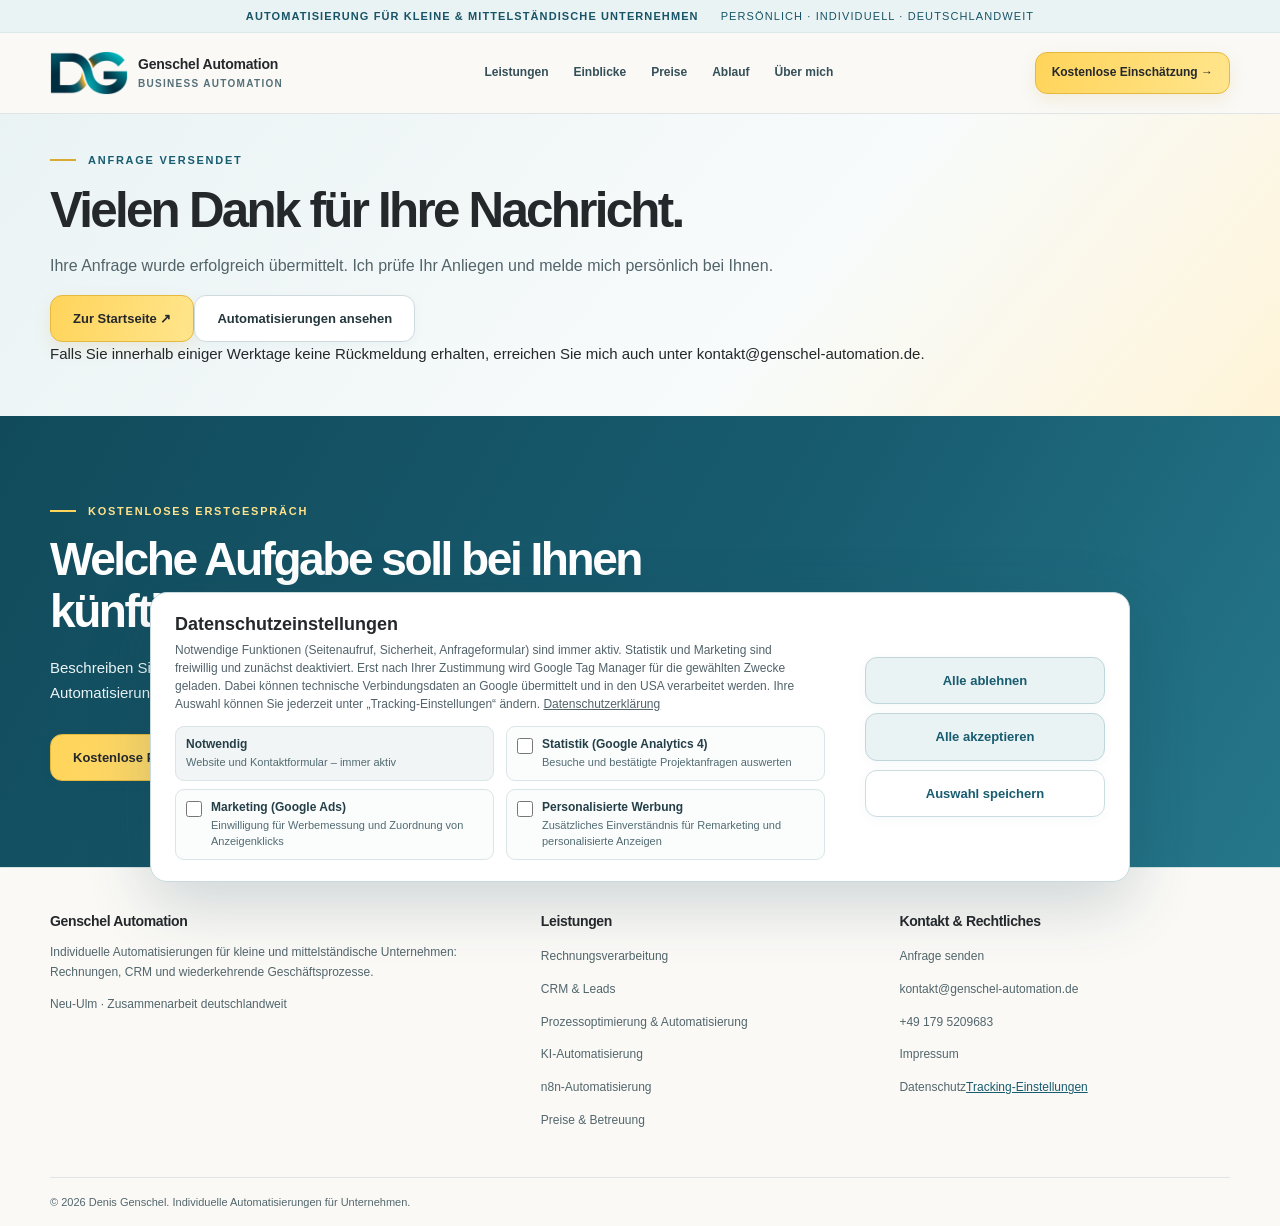
<file: danke.html>
<!DOCTYPE html>

<html lang="de"><head><meta charset="utf-8"/><meta content="width=device-width,initial-scale=1" name="viewport"/><meta content="#FAF9F6" name="theme-color"/><title>Projektanfrage eingegangen | Genschel Automation</title><meta content="Ihre Projektanfrage wurde erfolgreich übermittelt. Vielen Dank für Ihr Interesse an einer individuellen Automatisierung." name="description"/><meta content="website" property="og:type"/><meta content="Projektanfrage eingegangen | Genschel Automation" property="og:title"/><meta content="Ihre Projektanfrage wurde erfolgreich übermittelt. Vielen Dank für Ihr Interesse an einer individuellen Automatisierung." property="og:description"/><link href="assets/style.css?v=8.1-consent-v6" rel="stylesheet"/><script defer="" src="assets/config.js?v=7.1-ga4-consent1"></script><script defer="" src="assets/privacy.js?v=8.1-consent-v6"></script><script defer="" src="assets/app.js?v=7.1-formspree-success1"></script><link href="https://genschel-automation.de/danke.html" rel="canonical"/><link href="/favicon.ico" rel="icon" type="image/x-icon" sizes="16x16 32x32 48x48 64x64 128x128 256x256"/><link href="/favicon.png" rel="icon" type="image/png" sizes="256x256"/><meta content="de_DE" property="og:locale"/><meta content="Genschel Automation" property="og:site_name"/><meta content="https://genschel-automation.de/danke.html" property="og:url"/><meta content="https://genschel-automation.de/assets/social-preview.webp" property="og:image"/><meta content="1200" property="og:image:width"/><meta content="630" property="og:image:height"/><meta content="summary_large_image" name="twitter:card"/><meta content="Projektanfrage eingegangen | Genschel Automation" name="twitter:title"/><meta content="Ihre Projektanfrage wurde erfolgreich übermittelt. Vielen Dank für Ihr Interesse an einer individuellen Automatisierung." name="twitter:description"/><meta content="https://genschel-automation.de/assets/social-preview.webp" name="twitter:image"/><meta content="noindex, nofollow, noarchive" name="robots"/><script type="application/ld+json">[{"@context":"https://schema.org","@type":"ProfessionalService","@id":"https://genschel-automation.de/#unternehmen","name":"Genschel Automation","url":"https://genschel-automation.de/","image":"https://genschel-automation.de/assets/social-preview.webp","logo":"https://genschel-automation.de/assets/dg-logo.png","email":"kontakt@genschel-automation.de","telephone":"+49 179 5209683","description":"Individuelle KI- und Geschäftsprozessautomatisierung für kleine und mittlere Unternehmen in Deutschland.","address":{"@type":"PostalAddress","streetAddress":"Schillerstraße 22","postalCode":"89231","addressLocality":"Neu-Ulm","addressCountry":"DE"},"areaServed":{"@type":"Country","name":"Deutschland"},"hasOfferCatalog":{"@type":"OfferCatalog","name":"Automatisierungsdienstleistungen","itemListElement":[{"@type":"OfferCatalog","name":"Rechnungsverarbeitung automatisieren"},{"@type":"OfferCatalog","name":"CRM- und Kundenanfragen automatisieren"},{"@type":"OfferCatalog","name":"Individuelle Geschäftsprozessautomatisierung"}]},"alternateName":"Denis Genschel – Business Automation"},{"@context":"https://schema.org","@type":"WebSite","@id":"https://genschel-automation.de/#website","name":"Genschel Automation","url":"https://genschel-automation.de/","inLanguage":"de-DE","alternateName":"Denis Genschel – Business Automation"},{"@context":"https://schema.org","@type":"WebPage","@id":"https://genschel-automation.de/danke.html#webpage","url":"https://genschel-automation.de/danke.html","name":"Projektanfrage eingegangen | Genschel Automation","description":"Ihre Projektanfrage wurde erfolgreich übermittelt. Vielen Dank für Ihr Interesse an einer individuellen Automatisierung.","inLanguage":"de-DE","isPartOf":{"@id":"https://genschel-automation.de/#website"}}]</script></head><body data-dg-page="danke"><a class="skip" href="#main">Zum Inhalt springen</a><div class="topline"><div class="container"><b>Automatisierung für kleine &amp; mittelständische Unternehmen</b><span>Persönlich · Individuell · Deutschlandweit</span></div></div><header class="nav-wrap"><div class="container nav-inner"><a aria-label="Genschel Automation – Startseite" class="brand" href="/"><span aria-hidden="true" class="brand-mark"><img alt="" height="50" role="presentation" src="assets/dg-logo.png" width="88"/></span><span class="brand-name">Genschel Automation<small>Business Automation</small></span></a><nav aria-label="Hauptnavigation" class="nav-links" id="navLinks"><a href="/#leistungen">Leistungen</a><a href="/#projekte">Einblicke</a><a href="/#preise">Preise</a><a href="/#ablauf">Ablauf</a><a href="/#ueber-mich">Über mich</a></nav><a class="btn primary small" href="anfrage.html">Kostenlose Einschätzung →</a><button aria-controls="navLinks" aria-expanded="false" class="menu" id="menuBtn" type="button">Menü ☰</button></div></header><main id="main"><section class="inquiry-head"><div class="container"><div class="eyebrow">Anfrage versendet</div><h1 style="max-width:850px">Vielen Dank für Ihre Nachricht.</h1><p class="lead" style="max-width:770px">Ihre Anfrage wurde erfolgreich übermittelt. Ich prüfe Ihr Anliegen und melde mich persönlich bei Ihnen.</p><div class="actions"><a class="btn primary" href="/">Zur Startseite ↗</a><a class="btn" href="/#projekte">Automatisierungen ansehen</a></div><p class="hint">Falls Sie innerhalb einiger Werktage keine Rückmeldung erhalten, erreichen Sie mich auch unter <a href="mailto:kontakt@genschel-automation.de">kontakt@genschel-automation.de</a>.</p></div></section></main><section class="closing"><div class="container"><div class="eyebrow">Kostenloses Erstgespräch</div><h2>Welche Aufgabe soll bei Ihnen künftig automatisch laufen?</h2><p>Beschreiben Sie kurz Ihren Ablauf. Ich prüfe mit Ihnen, ob und wie sich die Automatisierung sinnvoll umsetzen lässt. Ohne Verpflichtung und ohne Abo-Zwang.</p><a class="btn cream" href="anfrage.html">Kostenlose Prozesseinschätzung anfragen ↗</a> <a class="btn" href="mailto:kontakt@genschel-automation.de?subject=Anfrage%20Business%20Automation">Direkt per E-Mail schreiben ↗</a></div></section><footer class="footer"><div class="container foot-grid"><div><h3>Genschel Automation</h3><p>Individuelle Automatisierungen für kleine und mittelständische Unternehmen: Rechnungen, CRM und wiederkehrende Geschäftsprozesse.</p><p>Neu-Ulm · Zusammenarbeit deutschlandweit</p></div><div><h3>Leistungen</h3><ul><li><a href="rechnungen-automatisieren.html">Rechnungsverarbeitung</a></li><li><a href="crm-automatisieren.html">CRM &amp; Leads</a></li><li><a href="prozesse-automatisieren.html">Prozessoptimierung &amp; Automatisierung</a></li><li><a href="ki-automatisierung.html">KI-Automatisierung</a></li><li><a href="n8n-automatisierung.html">n8n-Automatisierung</a></li><li><a href="/#preise">Preise &amp; Betreuung</a></li></ul></div><div><h3>Kontakt &amp; Rechtliches</h3><ul><li><a href="anfrage.html">Anfrage senden</a></li><li><a href="mailto:kontakt@genschel-automation.de">kontakt@genschel-automation.de</a></li><li><a href="tel:+491795209683">+49 179 5209683</a></li><li><a href="impressum.html">Impressum</a></li><li><a href="datenschutz.html">Datenschutz</a><button class="privacy-settings-link" data-privacy-settings="" type="button">Tracking-Einstellungen</button></li></ul></div></div><div class="container copyright">© <span data-year="">2026</span> Denis Genschel. Individuelle Automatisierungen für Unternehmen.</div></footer><div class="mobile-cta"><a class="btn primary" href="anfrage.html">Kostenlose Prozesseinschätzung anfragen →</a></div><dialog aria-labelledby="videoTitle" class="video-dialog" id="videoDialog"><div class="dialog-bar"><span id="videoTitle">Projekt-Demo</span><button aria-label="Video schließen" class="closeVideo" type="button">×</button></div><div id="videoMount"></div><p>Das Video wird erst nach dem Anklicken von einem externen Anbieter geladen. Datenschutzinformationen finden Sie in der Datenschutzerklärung.</p></dialog></body></html>
</file>
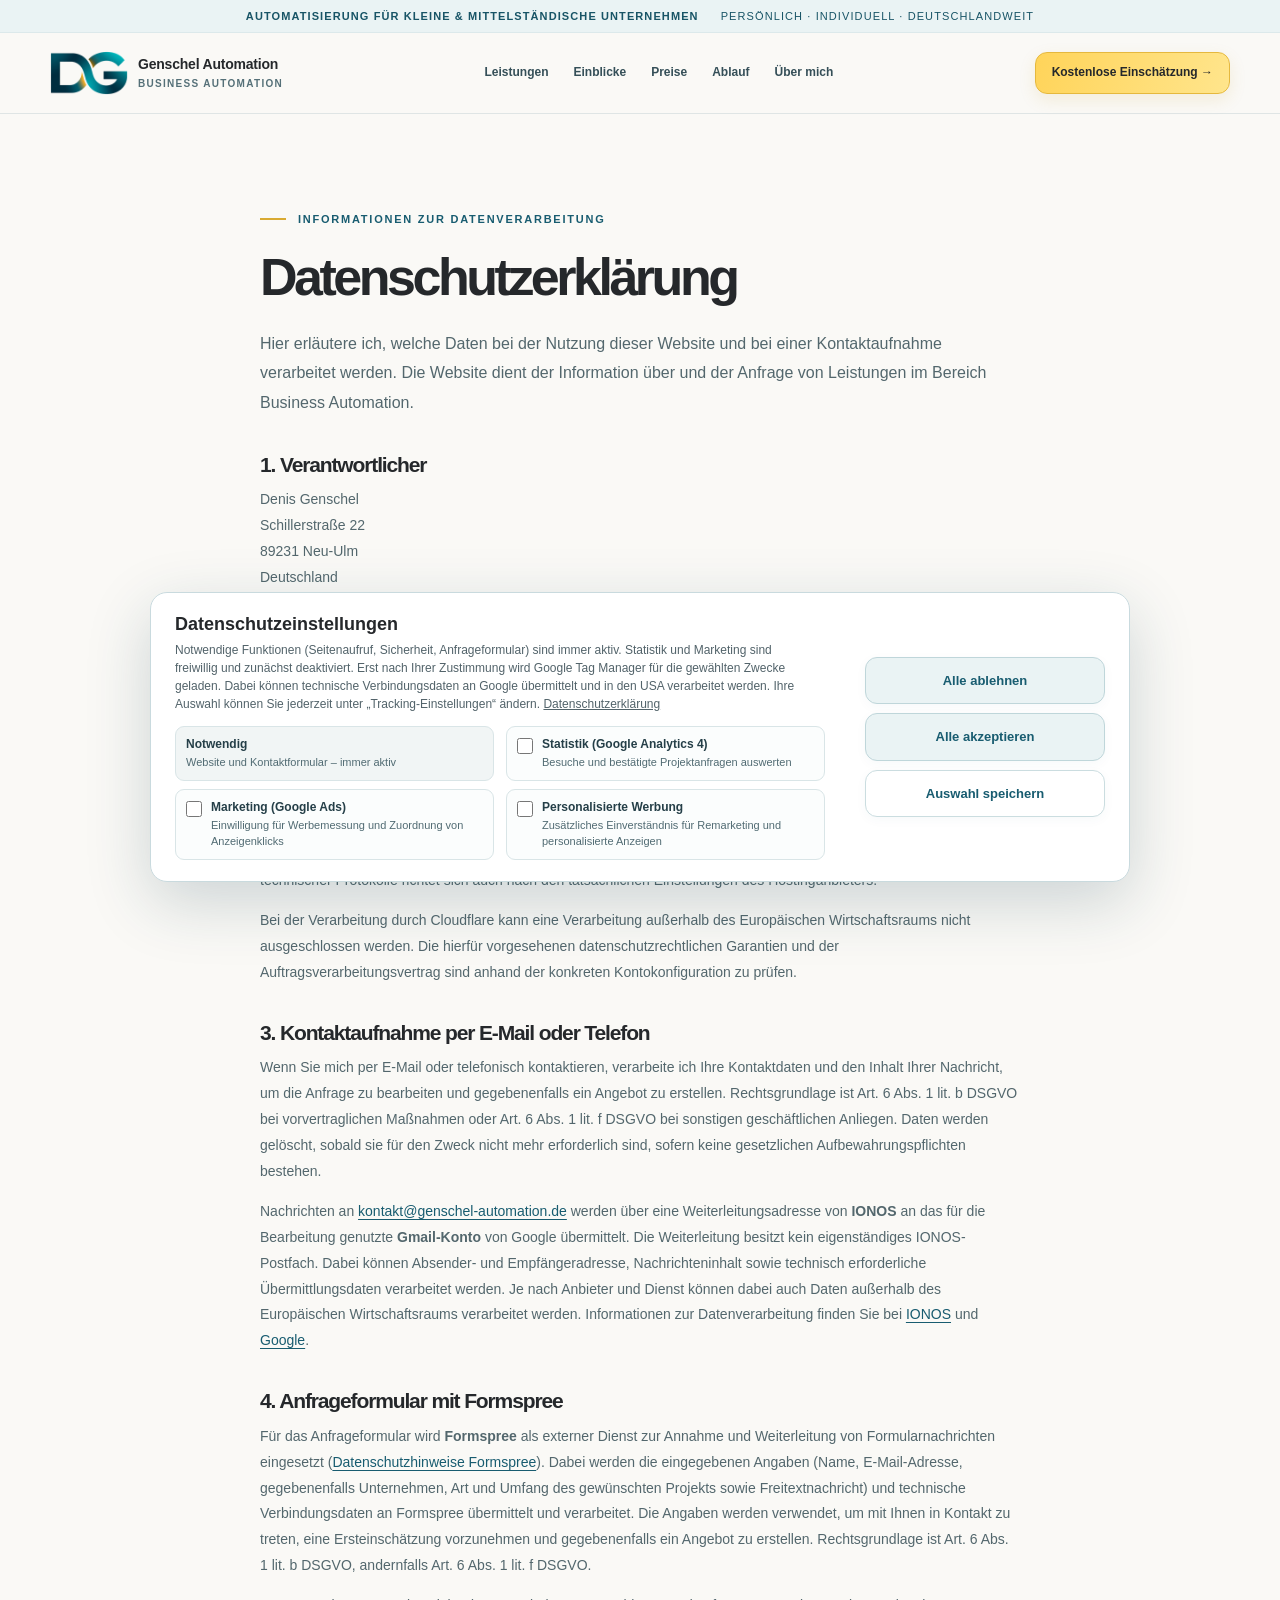
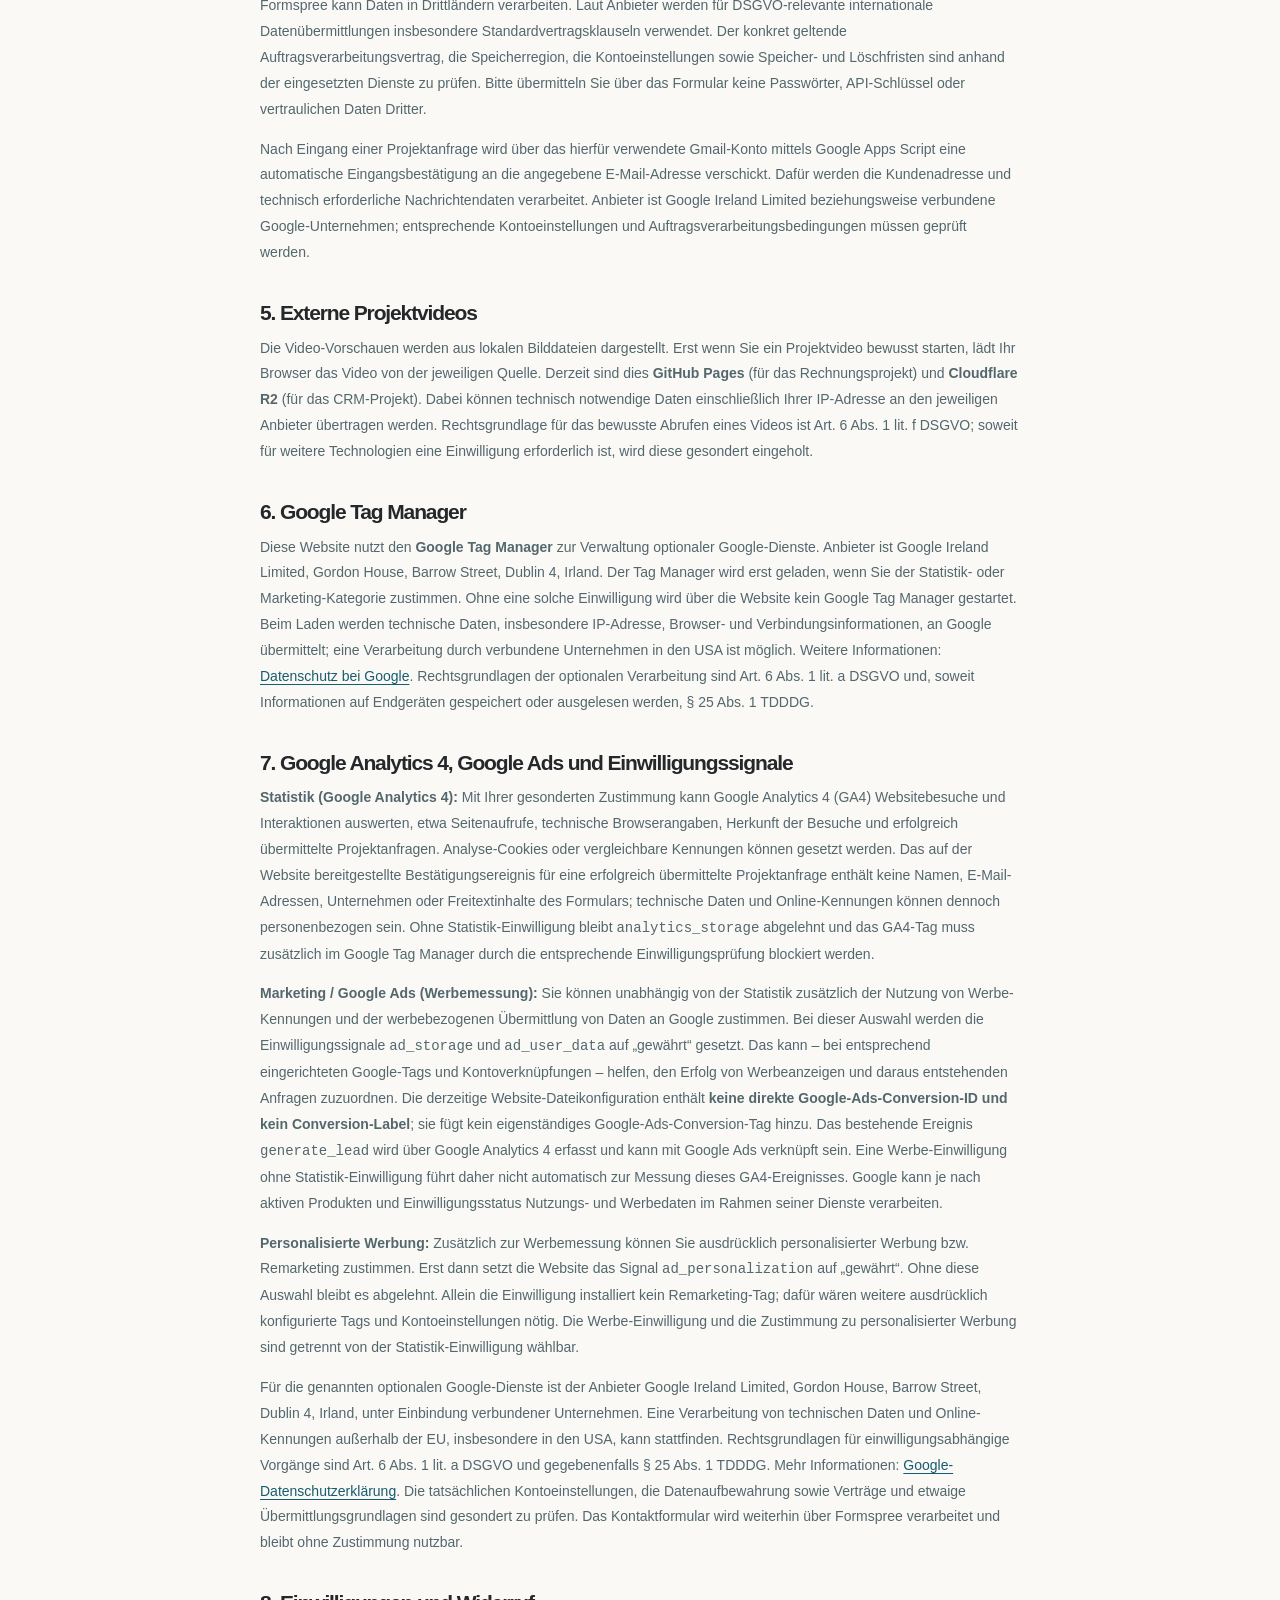
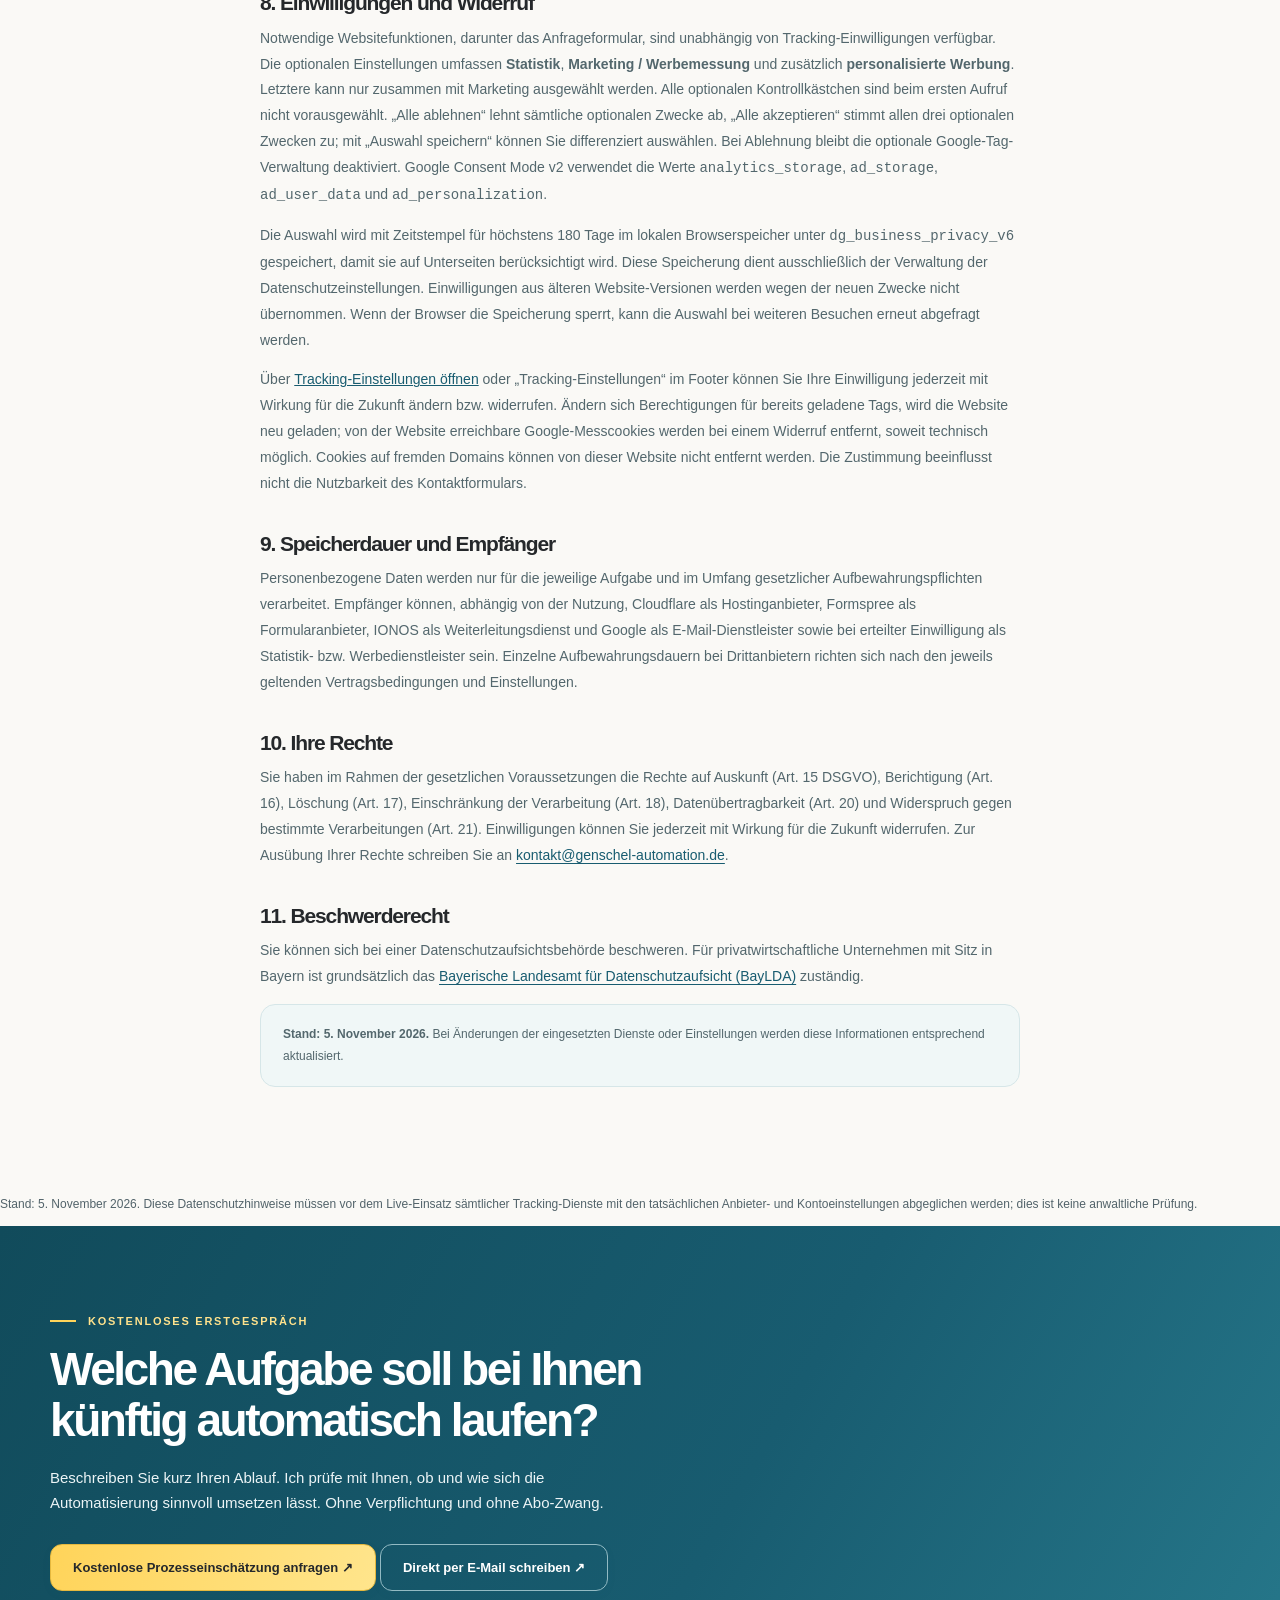
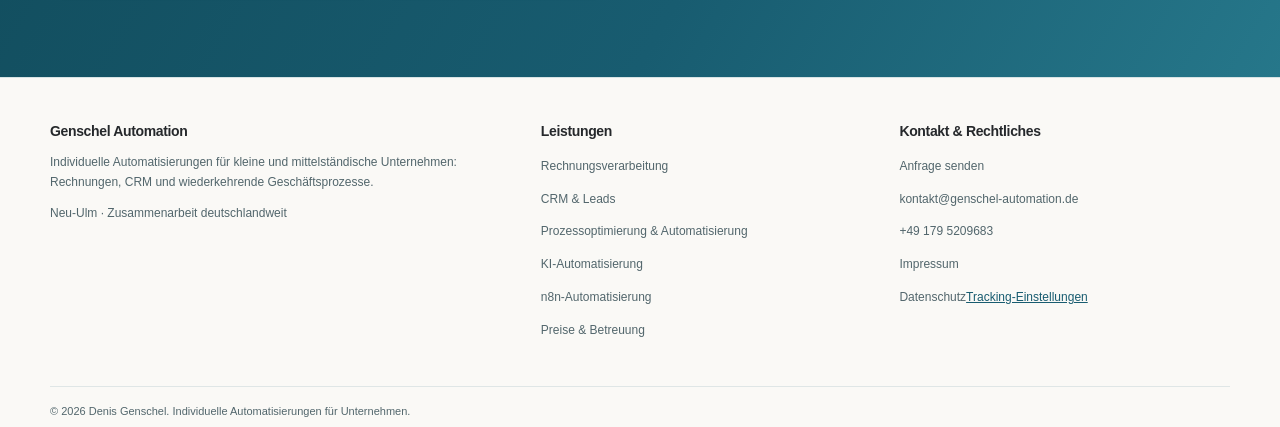
<file: datenschutz.html>
<!DOCTYPE html>

<html lang="de"><head><meta charset="utf-8"/><meta content="width=device-width,initial-scale=1" name="viewport"/><meta content="#FAF9F6" name="theme-color"/><title>Datenschutz | Genschel Automation</title><meta content="Datenschutzhinweise zu Hosting, Kontaktformular, Projektvideos und dem einwilligungsabhängigen Google Tag Manager." name="description"/><meta content="website" property="og:type"/><meta content="Datenschutz | Genschel Automation" property="og:title"/><meta content="Datenschutzhinweise zu Hosting, Kontaktformular, Projektvideos und dem einwilligungsabhängigen Google Tag Manager." property="og:description"/><link href="assets/style.css?v=8.1-consent-v6" rel="stylesheet"/><script defer="" src="assets/config.js?v=7.1-ga4-consent1"></script><script defer="" src="assets/privacy.js?v=8.1-consent-v6"></script><script defer="" src="assets/app.js?v=7.1-formspree-success1"></script><link href="https://genschel-automation.de/datenschutz.html" rel="canonical"/><link href="/favicon.ico" rel="icon" type="image/x-icon" sizes="16x16 32x32 48x48 64x64 128x128 256x256"/><link href="/favicon.png" rel="icon" type="image/png" sizes="256x256"/><meta content="de_DE" property="og:locale"/><meta content="Genschel Automation" property="og:site_name"/><meta content="https://genschel-automation.de/datenschutz.html" property="og:url"/><meta content="https://genschel-automation.de/assets/social-preview.webp" property="og:image"/><meta content="1200" property="og:image:width"/><meta content="630" property="og:image:height"/><meta content="summary_large_image" name="twitter:card"/><meta content="Datenschutz | Genschel Automation" name="twitter:title"/><meta content="Datenschutzhinweise zu Hosting, Kontaktformular, Projektvideos und dem einwilligungsabhängigen Google Tag Manager." name="twitter:description"/><meta content="https://genschel-automation.de/assets/social-preview.webp" name="twitter:image"/><meta content="index, follow, max-image-preview:large" name="robots"/><script type="application/ld+json">[{"@context":"https://schema.org","@type":"ProfessionalService","@id":"https://genschel-automation.de/#unternehmen","name":"Genschel Automation","url":"https://genschel-automation.de/","image":"https://genschel-automation.de/assets/social-preview.webp","logo":"https://genschel-automation.de/assets/dg-logo.png","email":"kontakt@genschel-automation.de","telephone":"+49 179 5209683","description":"Individuelle KI- und Geschäftsprozessautomatisierung für kleine und mittlere Unternehmen in Deutschland.","address":{"@type":"PostalAddress","streetAddress":"Schillerstraße 22","postalCode":"89231","addressLocality":"Neu-Ulm","addressCountry":"DE"},"areaServed":{"@type":"Country","name":"Deutschland"},"hasOfferCatalog":{"@type":"OfferCatalog","name":"Automatisierungsdienstleistungen","itemListElement":[{"@type":"OfferCatalog","name":"Rechnungsverarbeitung automatisieren"},{"@type":"OfferCatalog","name":"CRM- und Kundenanfragen automatisieren"},{"@type":"OfferCatalog","name":"Individuelle Geschäftsprozessautomatisierung"}]},"alternateName":"Denis Genschel – Business Automation"},{"@context":"https://schema.org","@type":"WebSite","@id":"https://genschel-automation.de/#website","name":"Genschel Automation","url":"https://genschel-automation.de/","inLanguage":"de-DE","alternateName":"Denis Genschel – Business Automation"},{"@context":"https://schema.org","@type":"WebPage","@id":"https://genschel-automation.de/datenschutz.html#webpage","url":"https://genschel-automation.de/datenschutz.html","name":"Datenschutz | Genschel Automation","description":"Datenschutzhinweise zu Hosting, Kontaktformular, Projektvideos und dem einwilligungsabhängigen Google Tag Manager.","inLanguage":"de-DE","isPartOf":{"@id":"https://genschel-automation.de/#website"}}]</script></head><body><a class="skip" href="#main">Zum Inhalt springen</a><div class="topline"><div class="container"><b>Automatisierung für kleine &amp; mittelständische Unternehmen</b><span>Persönlich · Individuell · Deutschlandweit</span></div></div><header class="nav-wrap"><div class="container nav-inner"><a aria-label="Genschel Automation – Startseite" class="brand" href="/"><span aria-hidden="true" class="brand-mark"><img alt="" height="50" role="presentation" src="assets/dg-logo.png" width="88"/></span><span class="brand-name">Genschel Automation<small>Business Automation</small></span></a><nav aria-label="Hauptnavigation" class="nav-links" id="navLinks"><a href="/#leistungen">Leistungen</a><a href="/#projekte">Einblicke</a><a href="/#preise">Preise</a><a href="/#ablauf">Ablauf</a><a href="/#ueber-mich">Über mich</a></nav><a class="btn primary small" href="anfrage.html">Kostenlose Einschätzung →</a><button aria-controls="navLinks" aria-expanded="false" class="menu" id="menuBtn" type="button">Menü ☰</button></div></header><main id="main"><section class="section legal-section"><div class="container legal"><div class="eyebrow">Informationen zur Datenverarbeitung</div><h1>Datenschutzerklärung</h1><p class="legal-intro">Hier erläutere ich, welche Daten bei der Nutzung dieser Website und bei einer Kontaktaufnahme verarbeitet werden. Die Website dient der Information über und der Anfrage von Leistungen im Bereich Business Automation.</p>
<h2>1. Verantwortlicher</h2><p>Denis Genschel<br/>Schillerstraße 22<br/>89231 Neu-Ulm<br/>Deutschland<br/>Telefon: <a href="tel:+491795209683">+49 179 5209683</a><br/>E-Mail: <a href="mailto:kontakt@genschel-automation.de">kontakt@genschel-automation.de</a></p>
<h2>2. Bereitstellung der Website und Hosting</h2><p>Diese Website wird über <strong>Cloudflare Workers</strong> unter der Domain <code>genschel-automation.de</code> bereitgestellt. Anbieter des Hosting- und Auslieferungsdienstes ist Cloudflare (siehe <a href="https://www.cloudflare.com/privacypolicy/" rel="noopener noreferrer" target="_blank">Datenschutzhinweise von Cloudflare</a>). Bei einem Seitenaufruf werden technisch notwendige Daten verarbeitet, darunter IP-Adresse, Datum und Uhrzeit des Abrufs, aufgerufene URL, Informationen zum Browser sowie Verbindungs- und Sicherheitsinformationen. Soweit der Betreiber Zugriff auf technische Protokolle hat, verwendet er diese zur Bereitstellung, Fehlerbehebung und Absicherung der Website. Rechtsgrundlage ist Art. 6 Abs. 1 lit. f DSGVO (berechtigtes Interesse am sicheren und funktionsfähigen Internetauftritt). Die Aufbewahrung technischer Protokolle richtet sich auch nach den tatsächlichen Einstellungen des Hostinganbieters.</p><p>Bei der Verarbeitung durch Cloudflare kann eine Verarbeitung außerhalb des Europäischen Wirtschaftsraums nicht ausgeschlossen werden. Die hierfür vorgesehenen datenschutzrechtlichen Garantien und der Auftragsverarbeitungsvertrag sind anhand der konkreten Kontokonfiguration zu prüfen.</p>
<h2>3. Kontaktaufnahme per E-Mail oder Telefon</h2><p>Wenn Sie mich per E-Mail oder telefonisch kontaktieren, verarbeite ich Ihre Kontaktdaten und den Inhalt Ihrer Nachricht, um die Anfrage zu bearbeiten und gegebenenfalls ein Angebot zu erstellen. Rechtsgrundlage ist Art. 6 Abs. 1 lit. b DSGVO bei vorvertraglichen Maßnahmen oder Art. 6 Abs. 1 lit. f DSGVO bei sonstigen geschäftlichen Anliegen. Daten werden gelöscht, sobald sie für den Zweck nicht mehr erforderlich sind, sofern keine gesetzlichen Aufbewahrungspflichten bestehen.</p><p>Nachrichten an <a href="mailto:kontakt@genschel-automation.de">kontakt@genschel-automation.de</a> werden über eine Weiterleitungsadresse von <strong>IONOS</strong> an das für die Bearbeitung genutzte <strong>Gmail-Konto</strong> von Google übermittelt. Die Weiterleitung besitzt kein eigenständiges IONOS-Postfach. Dabei können Absender- und Empfängeradresse, Nachrichteninhalt sowie technisch erforderliche Übermittlungsdaten verarbeitet werden. Je nach Anbieter und Dienst können dabei auch Daten außerhalb des Europäischen Wirtschaftsraums verarbeitet werden. Informationen zur Datenverarbeitung finden Sie bei <a href="https://www.ionos.de/terms-gtc/datenschutzerklaerung/" rel="noopener noreferrer" target="_blank">IONOS</a> und <a href="https://policies.google.com/privacy?hl=de" rel="noopener noreferrer" target="_blank">Google</a>.</p>
<h2>4. Anfrageformular mit Formspree</h2><p>Für das Anfrageformular wird <strong>Formspree</strong> als externer Dienst zur Annahme und Weiterleitung von Formularnachrichten eingesetzt (<a href="https://formspree.io/privacy/" rel="noopener noreferrer" target="_blank">Datenschutzhinweise Formspree</a>). Dabei werden die eingegebenen Angaben (Name, E-Mail-Adresse, gegebenenfalls Unternehmen, Art und Umfang des gewünschten Projekts sowie Freitextnachricht) und technische Verbindungsdaten an Formspree übermittelt und verarbeitet. Die Angaben werden verwendet, um mit Ihnen in Kontakt zu treten, eine Ersteinschätzung vorzunehmen und gegebenenfalls ein Angebot zu erstellen. Rechtsgrundlage ist Art. 6 Abs. 1 lit. b DSGVO, andernfalls Art. 6 Abs. 1 lit. f DSGVO.</p><p>Formspree kann Daten in Drittländern verarbeiten. Laut Anbieter werden für DSGVO-relevante internationale Datenübermittlungen insbesondere Standardvertragsklauseln verwendet. Der konkret geltende Auftragsverarbeitungsvertrag, die Speicherregion, die Kontoeinstellungen sowie Speicher- und Löschfristen sind anhand der eingesetzten Dienste zu prüfen. Bitte übermitteln Sie über das Formular keine Passwörter, API-Schlüssel oder vertraulichen Daten Dritter.</p>
<p>Nach Eingang einer Projektanfrage wird über das hierfür verwendete Gmail-Konto mittels Google Apps Script eine automatische Eingangsbestätigung an die angegebene E-Mail-Adresse verschickt. Dafür werden die Kundenadresse und technisch erforderliche Nachrichtendaten verarbeitet. Anbieter ist Google Ireland Limited beziehungsweise verbundene Google-Unternehmen; entsprechende Kontoeinstellungen und Auftragsverarbeitungsbedingungen müssen geprüft werden.</p><h2>5. Externe Projektvideos</h2><p>Die Video-Vorschauen werden aus lokalen Bilddateien dargestellt. Erst wenn Sie ein Projektvideo bewusst starten, lädt Ihr Browser das Video von der jeweiligen Quelle. Derzeit sind dies <strong>GitHub Pages</strong> (für das Rechnungsprojekt) und <strong>Cloudflare R2</strong> (für das CRM-Projekt). Dabei können technisch notwendige Daten einschließlich Ihrer IP-Adresse an den jeweiligen Anbieter übertragen werden. Rechtsgrundlage für das bewusste Abrufen eines Videos ist Art. 6 Abs. 1 lit. f DSGVO; soweit für weitere Technologien eine Einwilligung erforderlich ist, wird diese gesondert eingeholt.</p>
<h2>6. Google Tag Manager</h2><p>Diese Website nutzt den <strong>Google Tag Manager</strong> zur Verwaltung optionaler Google-Dienste. Anbieter ist Google Ireland Limited, Gordon House, Barrow Street, Dublin 4, Irland. Der Tag Manager wird erst geladen, wenn Sie der Statistik- oder Marketing-Kategorie zustimmen. Ohne eine solche Einwilligung wird über die Website kein Google Tag Manager gestartet. Beim Laden werden technische Daten, insbesondere IP-Adresse, Browser- und Verbindungsinformationen, an Google übermittelt; eine Verarbeitung durch verbundene Unternehmen in den USA ist möglich. Weitere Informationen: <a href="https://policies.google.com/privacy?hl=de" rel="noopener noreferrer" target="_blank">Datenschutz bei Google</a>. Rechtsgrundlagen der optionalen Verarbeitung sind Art. 6 Abs. 1 lit. a DSGVO und, soweit Informationen auf Endgeräten gespeichert oder ausgelesen werden, § 25 Abs. 1 TDDDG.</p>
<h2>7. Google Analytics 4, Google Ads und Einwilligungssignale</h2>
<p><strong>Statistik (Google Analytics 4):</strong> Mit Ihrer gesonderten Zustimmung kann Google Analytics 4 (GA4) Websitebesuche und Interaktionen auswerten, etwa Seitenaufrufe, technische Browserangaben, Herkunft der Besuche und erfolgreich übermittelte Projektanfragen. Analyse-Cookies oder vergleichbare Kennungen können gesetzt werden. Das auf der Website bereitgestellte Bestätigungsereignis für eine erfolgreich übermittelte Projektanfrage enthält keine Namen, E-Mail-Adressen, Unternehmen oder Freitextinhalte des Formulars; technische Daten und Online-Kennungen können dennoch personenbezogen sein. Ohne Statistik-Einwilligung bleibt <code>analytics_storage</code> abgelehnt und das GA4-Tag muss zusätzlich im Google Tag Manager durch die entsprechende Einwilligungsprüfung blockiert werden.</p>
<p><strong>Marketing / Google Ads (Werbemessung):</strong> Sie können unabhängig von der Statistik zusätzlich der Nutzung von Werbe-Kennungen und der werbebezogenen Übermittlung von Daten an Google zustimmen. Bei dieser Auswahl werden die Einwilligungssignale <code>ad_storage</code> und <code>ad_user_data</code> auf „gewährt“ gesetzt. Das kann – bei entsprechend eingerichteten Google-Tags und Kontoverknüpfungen – helfen, den Erfolg von Werbeanzeigen und daraus entstehenden Anfragen zuzuordnen. Die derzeitige Website-Dateikonfiguration enthält <strong>keine direkte Google-Ads-Conversion-ID und kein Conversion-Label</strong>; sie fügt kein eigenständiges Google-Ads-Conversion-Tag hinzu. Das bestehende Ereignis <code>generate_lead</code> wird über Google Analytics 4 erfasst und kann mit Google Ads verknüpft sein. Eine Werbe-Einwilligung ohne Statistik-Einwilligung führt daher nicht automatisch zur Messung dieses GA4-Ereignisses. Google kann je nach aktiven Produkten und Einwilligungsstatus Nutzungs- und Werbedaten im Rahmen seiner Dienste verarbeiten.</p>
<p><strong>Personalisierte Werbung:</strong> Zusätzlich zur Werbemessung können Sie ausdrücklich personalisierter Werbung bzw. Remarketing zustimmen. Erst dann setzt die Website das Signal <code>ad_personalization</code> auf „gewährt“. Ohne diese Auswahl bleibt es abgelehnt. Allein die Einwilligung installiert kein Remarketing-Tag; dafür wären weitere ausdrücklich konfigurierte Tags und Kontoeinstellungen nötig. Die Werbe-Einwilligung und die Zustimmung zu personalisierter Werbung sind getrennt von der Statistik-Einwilligung wählbar.</p>
<p>Für die genannten optionalen Google-Dienste ist der Anbieter Google Ireland Limited, Gordon House, Barrow Street, Dublin 4, Irland, unter Einbindung verbundener Unternehmen. Eine Verarbeitung von technischen Daten und Online-Kennungen außerhalb der EU, insbesondere in den USA, kann stattfinden. Rechtsgrundlagen für einwilligungsabhängige Vorgänge sind Art. 6 Abs. 1 lit. a DSGVO und gegebenenfalls § 25 Abs. 1 TDDDG. Mehr Informationen: <a href="https://policies.google.com/privacy?hl=de" rel="noopener noreferrer" target="_blank">Google-Datenschutzerklärung</a>. Die tatsächlichen Kontoeinstellungen, die Datenaufbewahrung sowie Verträge und etwaige Übermittlungsgrundlagen sind gesondert zu prüfen. Das Kontaktformular wird weiterhin über Formspree verarbeitet und bleibt ohne Zustimmung nutzbar.</p>
<h2>8. Einwilligungen und Widerruf</h2><p>Notwendige Websitefunktionen, darunter das Anfrageformular, sind unabhängig von Tracking-Einwilligungen verfügbar. Die optionalen Einstellungen umfassen <strong>Statistik</strong>, <strong>Marketing / Werbemessung</strong> und zusätzlich <strong>personalisierte Werbung</strong>. Letztere kann nur zusammen mit Marketing ausgewählt werden. Alle optionalen Kontrollkästchen sind beim ersten Aufruf nicht vorausgewählt. „Alle ablehnen“ lehnt sämtliche optionalen Zwecke ab, „Alle akzeptieren“ stimmt allen drei optionalen Zwecken zu; mit „Auswahl speichern“ können Sie differenziert auswählen. Bei Ablehnung bleibt die optionale Google-Tag-Verwaltung deaktiviert. Google Consent Mode v2 verwendet die Werte <code>analytics_storage</code>, <code>ad_storage</code>, <code>ad_user_data</code> und <code>ad_personalization</code>.</p>
<p>Die Auswahl wird mit Zeitstempel für höchstens 180 Tage im lokalen Browserspeicher unter <code>dg_business_privacy_v6</code> gespeichert, damit sie auf Unterseiten berücksichtigt wird. Diese Speicherung dient ausschließlich der Verwaltung der Datenschutzeinstellungen. Einwilligungen aus älteren Website-Versionen werden wegen der neuen Zwecke nicht übernommen. Wenn der Browser die Speicherung sperrt, kann die Auswahl bei weiteren Besuchen erneut abgefragt werden.</p><p>Über <button class="legal-inline-link" data-privacy-settings="" type="button">Tracking-Einstellungen öffnen</button> oder „Tracking-Einstellungen“ im Footer können Sie Ihre Einwilligung jederzeit mit Wirkung für die Zukunft ändern bzw. widerrufen. Ändern sich Berechtigungen für bereits geladene Tags, wird die Website neu geladen; von der Website erreichbare Google-Messcookies werden bei einem Widerruf entfernt, soweit technisch möglich. Cookies auf fremden Domains können von dieser Website nicht entfernt werden. Die Zustimmung beeinflusst nicht die Nutzbarkeit des Kontaktformulars.</p>
<h2>9. Speicherdauer und Empfänger</h2><p>Personenbezogene Daten werden nur für die jeweilige Aufgabe und im Umfang gesetzlicher Aufbewahrungspflichten verarbeitet. Empfänger können, abhängig von der Nutzung, Cloudflare als Hostinganbieter, Formspree als Formularanbieter, IONOS als Weiterleitungsdienst und Google als E-Mail-Dienstleister sowie bei erteilter Einwilligung als Statistik- bzw. Werbedienstleister sein. Einzelne Aufbewahrungsdauern bei Drittanbietern richten sich nach den jeweils geltenden Vertragsbedingungen und Einstellungen.</p>
<h2>10. Ihre Rechte</h2><p>Sie haben im Rahmen der gesetzlichen Voraussetzungen die Rechte auf Auskunft (Art. 15 DSGVO), Berichtigung (Art. 16), Löschung (Art. 17), Einschränkung der Verarbeitung (Art. 18), Datenübertragbarkeit (Art. 20) und Widerspruch gegen bestimmte Verarbeitungen (Art. 21). Einwilligungen können Sie jederzeit mit Wirkung für die Zukunft widerrufen. Zur Ausübung Ihrer Rechte schreiben Sie an <a href="mailto:kontakt@genschel-automation.de">kontakt@genschel-automation.de</a>.</p>
<h2>11. Beschwerderecht</h2><p>Sie können sich bei einer Datenschutzaufsichtsbehörde beschweren. Für privatwirtschaftliche Unternehmen mit Sitz in Bayern ist grundsätzlich das <a href="https://www.lda.bayern.de/de/beschwerde.html" rel="noopener noreferrer" target="_blank">Bayerische Landesamt für Datenschutzaufsicht (BayLDA)</a> zuständig.</p>
<p class="legal-note"><strong>Stand: 5. November 2026.</strong> Bei Änderungen der eingesetzten Dienste oder Einstellungen werden diese Informationen entsprechend aktualisiert.</p>
</div></section><p class="smallprint">Stand: 5. November 2026. Diese Datenschutzhinweise müssen vor dem Live-Einsatz sämtlicher Tracking-Dienste mit den tatsächlichen Anbieter- und Kontoeinstellungen abgeglichen werden; dies ist keine anwaltliche Prüfung.</p></main><section class="closing"><div class="container"><div class="eyebrow">Kostenloses Erstgespräch</div><h2>Welche Aufgabe soll bei Ihnen künftig automatisch laufen?</h2><p>Beschreiben Sie kurz Ihren Ablauf. Ich prüfe mit Ihnen, ob und wie sich die Automatisierung sinnvoll umsetzen lässt. Ohne Verpflichtung und ohne Abo-Zwang.</p><a class="btn cream" href="anfrage.html">Kostenlose Prozesseinschätzung anfragen ↗</a> <a class="btn" href="mailto:kontakt@genschel-automation.de?subject=Anfrage%20Business%20Automation">Direkt per E-Mail schreiben ↗</a></div></section><footer class="footer"><div class="container foot-grid"><div><h3>Genschel Automation</h3><p>Individuelle Automatisierungen für kleine und mittelständische Unternehmen: Rechnungen, CRM und wiederkehrende Geschäftsprozesse.</p><p>Neu-Ulm · Zusammenarbeit deutschlandweit</p></div><div><h3>Leistungen</h3><ul><li><a href="rechnungen-automatisieren.html">Rechnungsverarbeitung</a></li><li><a href="crm-automatisieren.html">CRM &amp; Leads</a></li><li><a href="prozesse-automatisieren.html">Prozessoptimierung &amp; Automatisierung</a></li><li><a href="ki-automatisierung.html">KI-Automatisierung</a></li><li><a href="n8n-automatisierung.html">n8n-Automatisierung</a></li><li><a href="/#preise">Preise &amp; Betreuung</a></li></ul></div><div><h3>Kontakt &amp; Rechtliches</h3><ul><li><a href="anfrage.html">Anfrage senden</a></li><li><a href="mailto:kontakt@genschel-automation.de">kontakt@genschel-automation.de</a></li><li><a href="tel:+491795209683">+49 179 5209683</a></li><li><a href="impressum.html">Impressum</a></li><li><a href="datenschutz.html">Datenschutz</a><button class="privacy-settings-link" data-privacy-settings="" type="button">Tracking-Einstellungen</button></li></ul></div></div><div class="container copyright">© <span data-year="">2026</span> Denis Genschel. Individuelle Automatisierungen für Unternehmen.</div></footer><div class="mobile-cta"><a class="btn primary" href="anfrage.html">Kostenlose Prozesseinschätzung anfragen →</a></div><dialog aria-labelledby="videoTitle" class="video-dialog" id="videoDialog"><div class="dialog-bar"><span id="videoTitle">Projekt-Demo</span><button aria-label="Video schließen" class="closeVideo" type="button">×</button></div><div id="videoMount"></div><p>Das Video wird erst nach dem Anklicken von einem externen Anbieter geladen. Datenschutzinformationen finden Sie in der Datenschutzerklärung.</p></dialog></body></html>
</file>
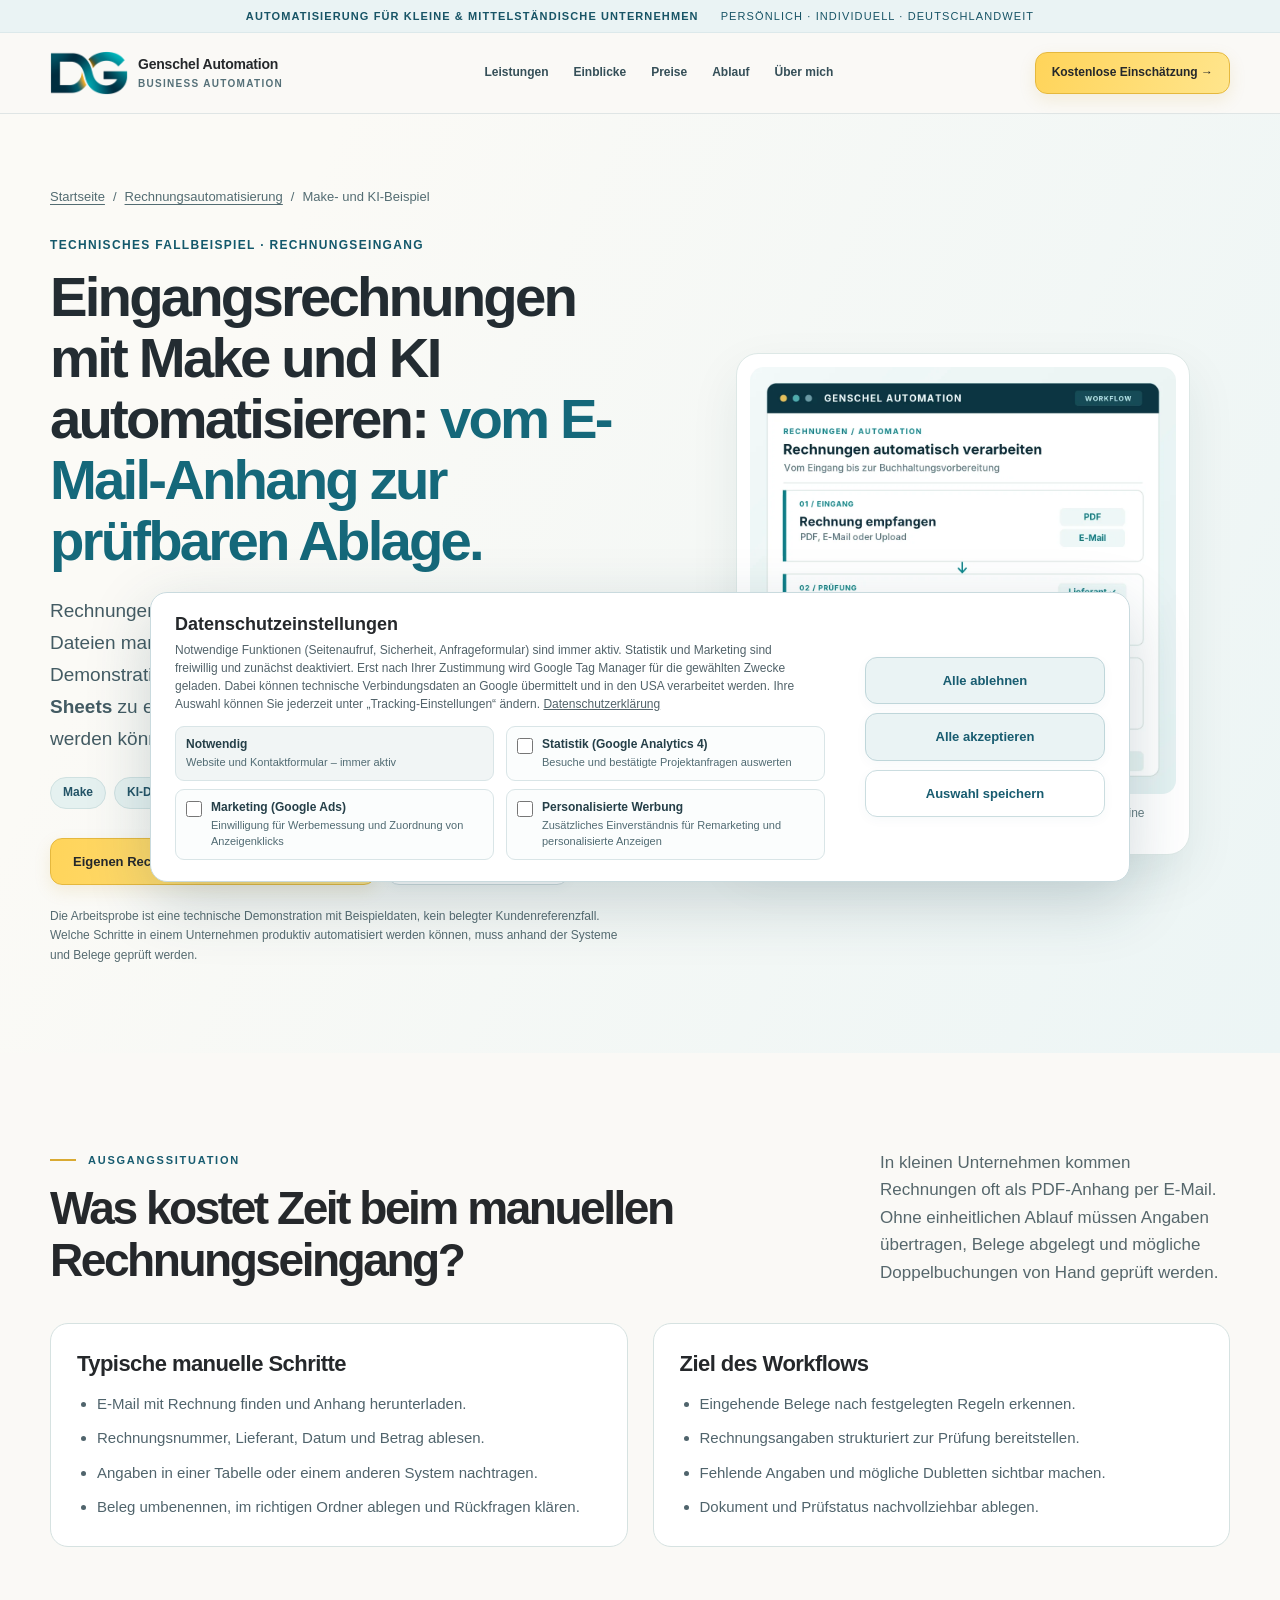
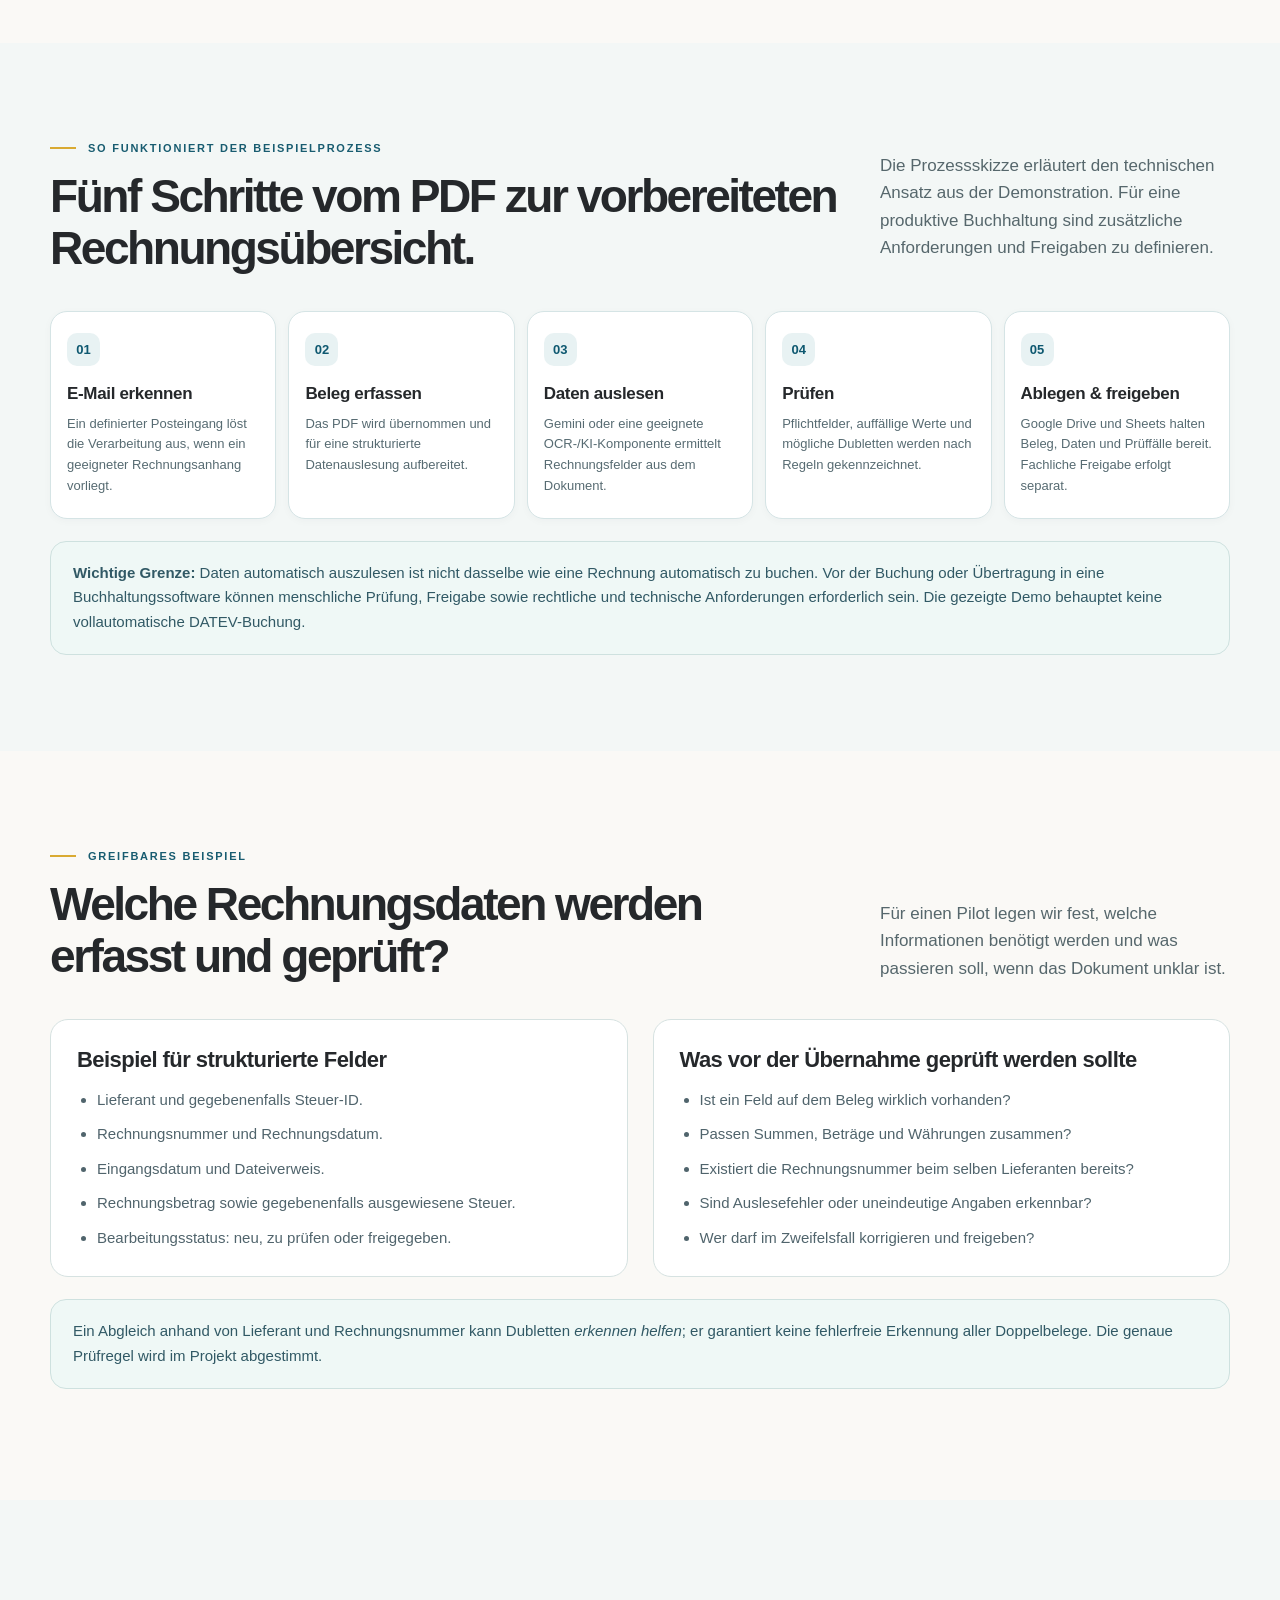
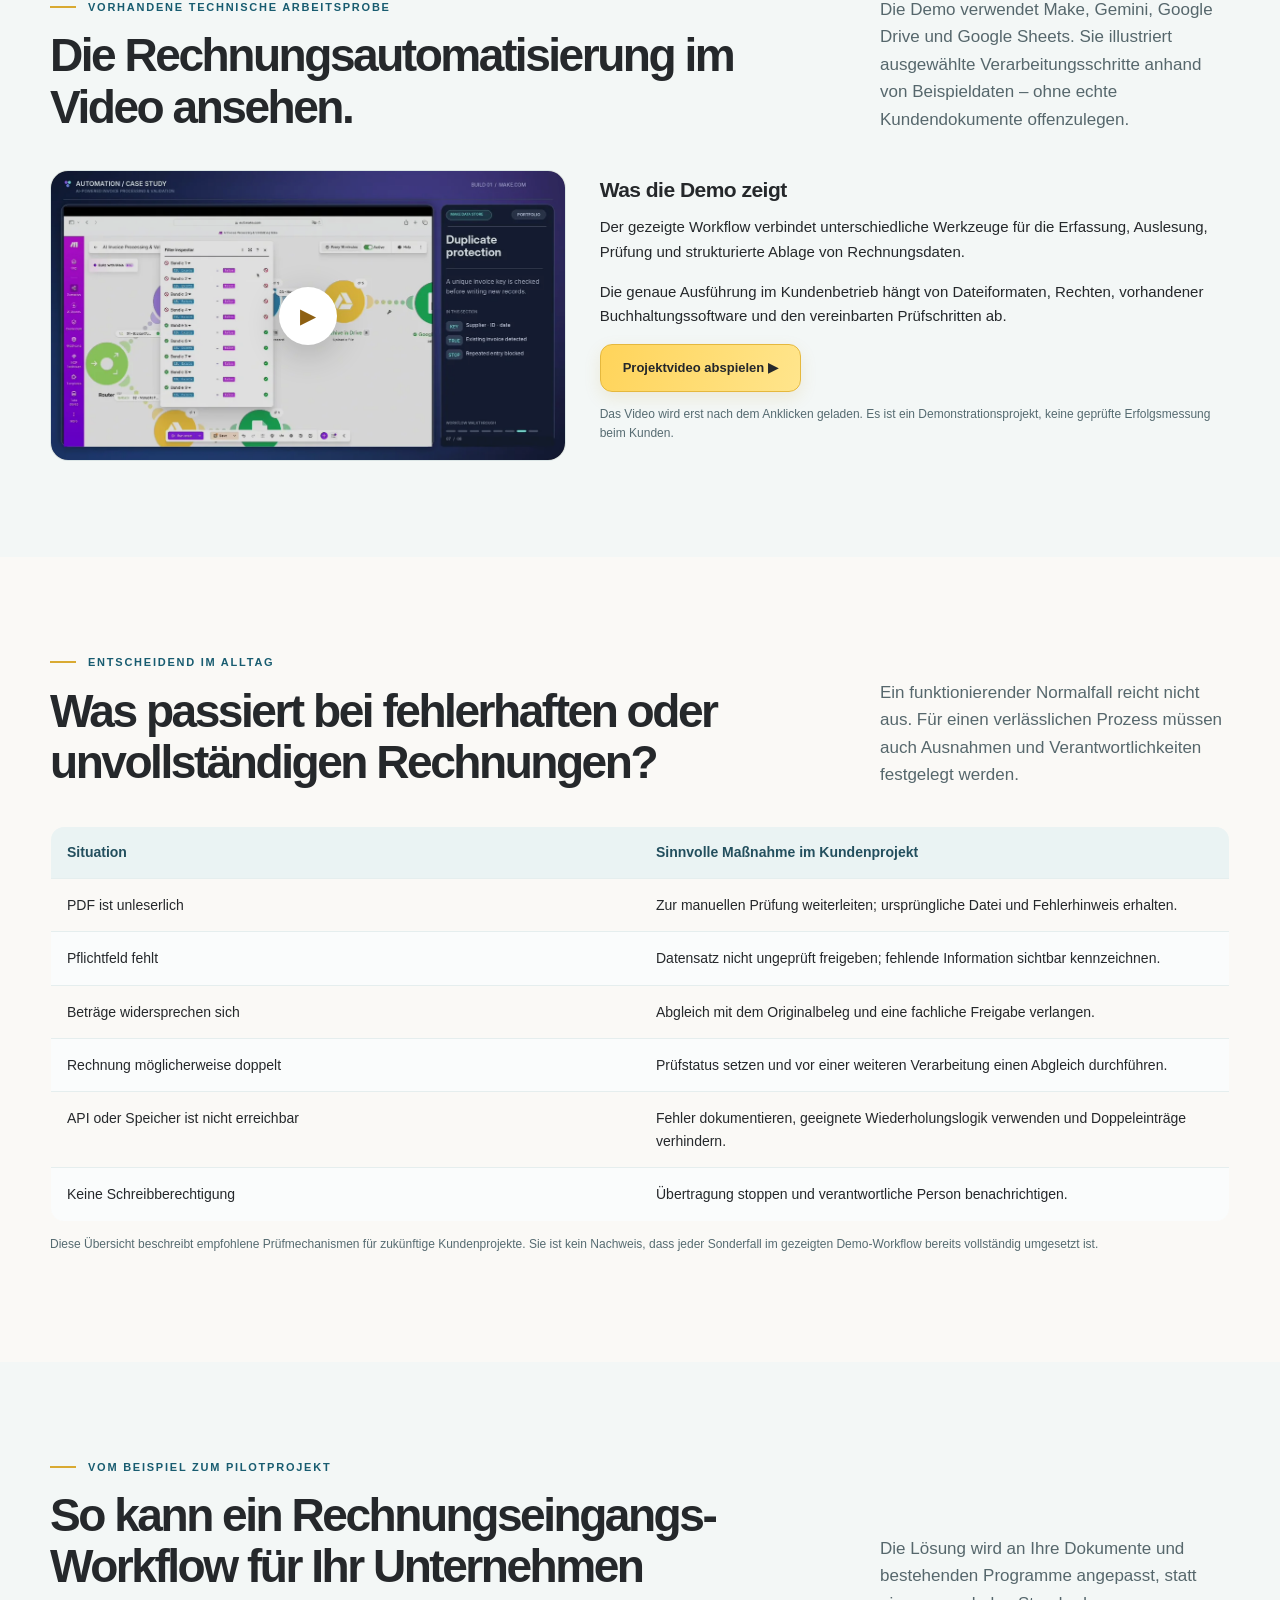
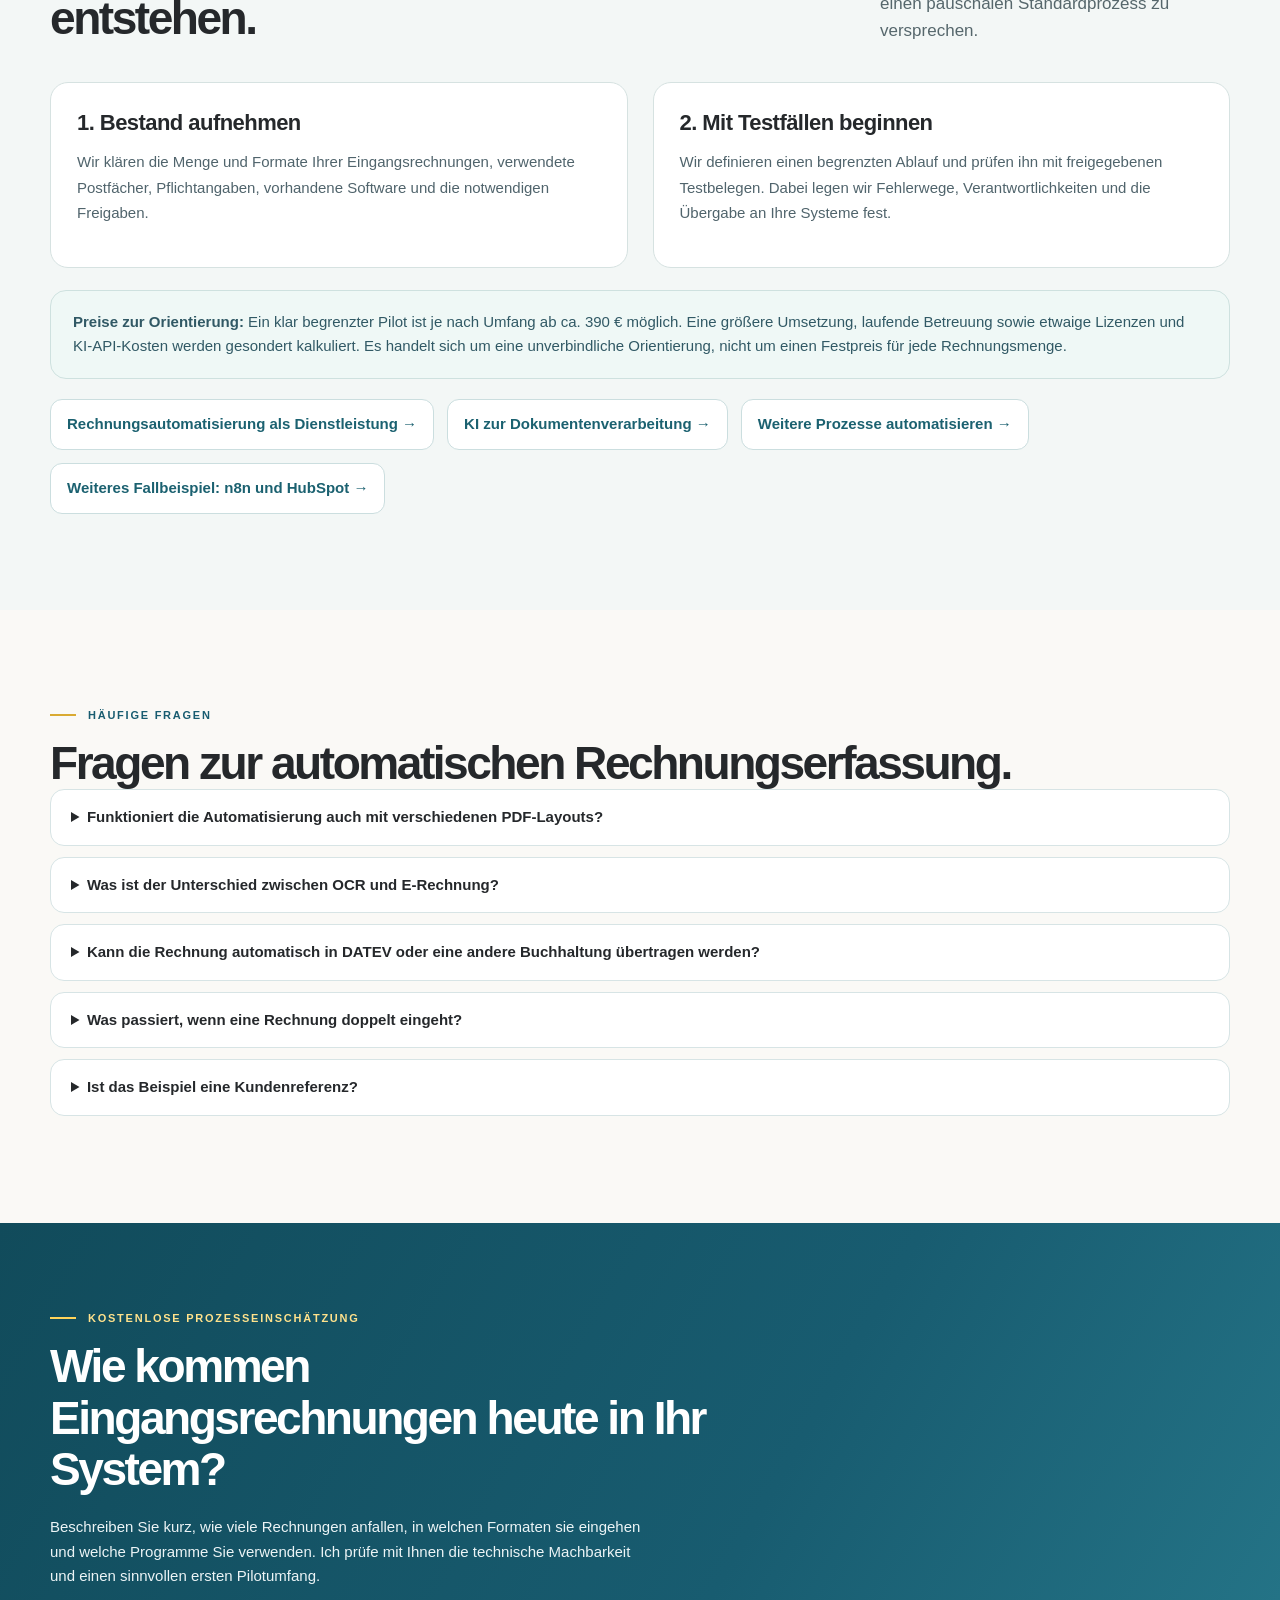
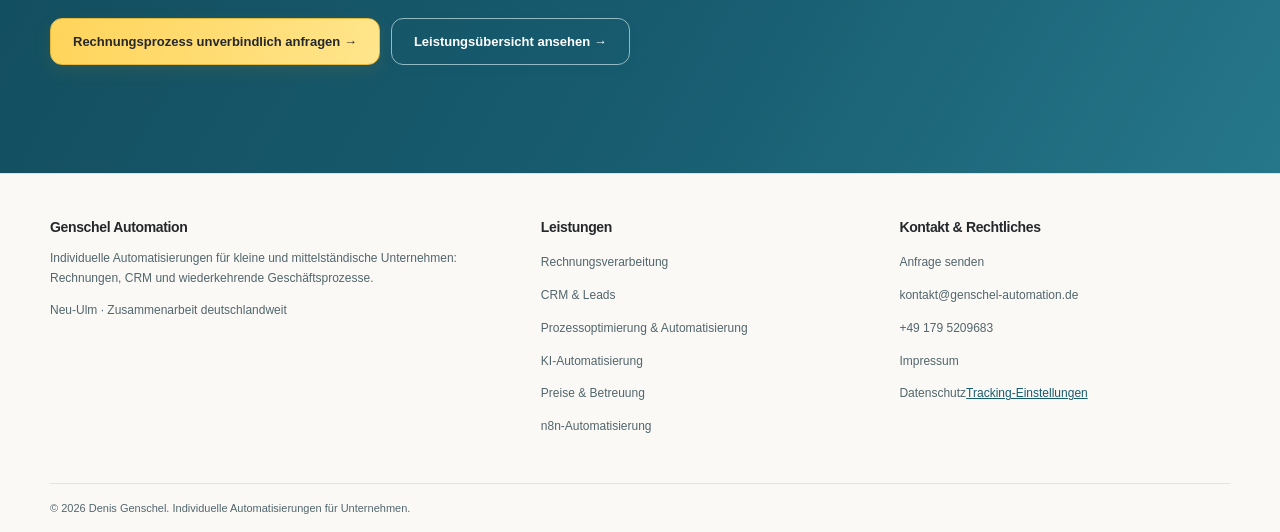
<file: eingangsrechnungen-automatisieren-make-ki.html>
<!DOCTYPE html>
<html lang="de"><head><meta charset="utf-8"/><meta content="width=device-width,initial-scale=1" name="viewport"/><meta content="#FAF9F6" name="theme-color"/><title>Eingangsrechnungen mit Make &amp; KI automatisieren | Praxisbeispiel</title><meta content="Eingangsrechnungen automatisch erfassen: Praxisbeispiel mit Make, Gemini, Google Drive und Sheets. OCR/KI-Auslesen, Dublettenprüfung und manuelle Freigabe." name="description"/><meta content="index, follow, max-image-preview:large" name="robots"/><link href="https://genschel-automation.de/eingangsrechnungen-automatisieren-make-ki.html" rel="canonical"/><link href="/favicon.ico" rel="icon"/><link href="/favicon.png" rel="icon" type="image/png"/><link href="assets/style.css?v=8.1-consent-v6" rel="stylesheet"/><link href="assets/seo-pages.css?v=2026-11-06" rel="stylesheet"/><meta content="article" property="og:type"/><meta content="de_DE" property="og:locale"/><meta content="Genschel Automation" property="og:site_name"/><meta content="Eingangsrechnungen mit Make &amp; KI automatisieren | Praxisbeispiel" property="og:title"/><meta content="Technisches Beispiel: Rechnungseingang mit Make, Gemini, Google Drive und Google Sheets – mit Prüffällen und Testdaten." property="og:description"/><meta content="https://genschel-automation.de/eingangsrechnungen-automatisieren-make-ki.html" property="og:url"/><meta content="https://genschel-automation.de/assets/social-preview.webp" property="og:image"/><meta content="summary_large_image" name="twitter:card"/><meta content="Eingangsrechnungen mit Make &amp; KI automatisieren | Praxisbeispiel" name="twitter:title"/><meta content="Rechnungseingang automatisieren: Make, Gemini, Google Sheets, Datenprüfung und Umgang mit Ausnahmen." name="twitter:description"/><meta content="https://genschel-automation.de/assets/social-preview.webp" name="twitter:image"/><script defer="" src="assets/config.js?v=7.1-ga4-consent1"></script><script defer="" src="assets/privacy.js?v=8.1-consent-v6"></script><script defer="" src="assets/app.js?v=7.1-formspree-success1"></script><script type="application/ld+json">[{"@context":"https://schema.org","@type":"BreadcrumbList","itemListElement":[{"@type":"ListItem","position":1,"name":"Startseite","item":"https://genschel-automation.de/"},{"@type":"ListItem","position":2,"name":"Rechnungsautomatisierung","item":"https://genschel-automation.de/rechnungen-automatisieren.html"},{"@type":"ListItem","position":3,"name":"Rechnungseingang mit Make und KI","item":"https://genschel-automation.de/eingangsrechnungen-automatisieren-make-ki.html"}]},{"@context":"https://schema.org","@type":"Article","headline":"Eingangsrechnungen mit Make und KI automatisieren: technisches Fallbeispiel","description":"Praxisnahes Beispiel mit Testdaten für E-Mail-Rechnungen, KI-Datenerfassung, Dublettenprüfung und strukturierte Ablage.","inLanguage":"de-DE","mainEntityOfPage":{"@type":"WebPage","@id":"https://genschel-automation.de/eingangsrechnungen-automatisieren-make-ki.html"},"author":{"@type":"Person","name":"Denis Genschel"},"publisher":{"@type":"Organization","name":"Genschel Automation","url":"https://genschel-automation.de/"},"datePublished":"2026-11-15"}]</script><style>
:root{--cs-deep:#13586b;--cs-ink:#232c32;--cs-pale:#eff6f5;--cs-gold:#ffd96f}
.case-breadcrumb{display:flex;flex-wrap:wrap;gap:8px;align-items:center;margin:0 0 24px;color:#536c72;font-size:13px}
.case-breadcrumb a{text-decoration:underline;text-underline-offset:3px}
.case-kicker{display:inline-flex;gap:7px;align-items:center;font-size:12px;font-weight:800;letter-spacing:.11em;text-transform:uppercase;color:var(--cs-deep);margin-bottom:12px}
.case-hero{padding:72px 0 76px;background:linear-gradient(115deg,#fbfaf6 20%,#ecf5f5 100%)}
.case-hero-grid{display:grid;grid-template-columns:minmax(0,1.05fr) minmax(0,.95fr);gap:55px;align-items:center}
.case-hero h1{font-size:clamp(37px,4.4vw,66px);line-height:1.08;letter-spacing:-.05em;max-width:870px;margin:0 0 24px;color:var(--cs-ink)}
.case-hero h1 em{font-style:normal;color:#15687a}
.case-hero p.case-intro{font-size:19px;line-height:1.68;color:#435b63;margin:0 0 22px;max-width:690px}
.case-tags{display:flex;flex-wrap:wrap;gap:8px;margin:22px 0 25px}
.case-tags span{background:#e5f1f0;border:1px solid #cfe1e1;border-radius:100px;padding:5px 12px;font-size:12px;font-weight:700;color:#235366}
.case-hero-image{position:relative;border:1px solid #dde8e6;background:#fff;border-radius:22px;padding:13px;box-shadow:0 20px 50px rgba(19,58,69,.08)}
.case-hero-image img{width:100%;height:auto;border-radius:14px}
.case-hero-image figcaption{font-size:12px;color:#667d82;margin:10px 4px 1px;line-height:1.5}
.case-note{border:1px solid #cee1df;background:#eff8f6;padding:19px 22px;border-radius:16px;line-height:1.65;margin-top:22px;color:#315965}
.case-flow{display:grid;grid-template-columns:repeat(5,minmax(0,1fr));gap:12px;margin-top:30px}
.case-step{border:1px solid #d5e4e5;background:#fff;border-radius:17px;padding:21px 16px;box-shadow:0 2px 8px rgba(18,46,58,.03);min-width:0}
.case-num{display:inline-flex;align-items:center;justify-content:center;width:33px;height:33px;background:#e8f2f3;color:#0e5870;border-radius:10px;font-size:13px;font-weight:800;margin-bottom:17px}
.case-step h3{font-size:17px;letter-spacing:-.02em;line-height:1.25;margin:0 0 9px}
.case-step p{font-size:13px;line-height:1.6;color:#576b72;margin:0}
.case-grid{display:grid;grid-template-columns:1fr 1fr;gap:25px;margin-top:27px}
.case-panel{border:1px solid #d6e2e1;border-radius:18px;padding:26px;background:#fff}
.case-panel h3{font-size:22px;line-height:1.25;margin:0 0 13px}
.case-panel p,.case-panel li{line-height:1.7;color:#50646c}
.case-panel ul{padding-left:20px;margin:0}
.case-panel li+li{margin-top:9px}
.case-demo{display:grid;grid-template-columns:minmax(0,.9fr) minmax(0,1.1fr);gap:34px;align-items:center}
.case-demo-visual{border-radius:18px;overflow:hidden;border:1px solid #dae5e5;background:#fff}
.case-demo-visual img{width:100%}
.case-demo-visual button{width:100%;border-radius:0}
.case-legend{font-size:12px;line-height:1.6;color:#566b71;margin-top:13px}
.case-checks{width:100%;border-collapse:collapse;table-layout:fixed;margin-top:22px;border:1px solid #d8e5e4;border-radius:14px;overflow:hidden;font-size:14px}
.case-checks th{background:#eaf3f3;text-align:left;color:#234f5e;padding:14px 16px}
.case-checks td{vertical-align:top;border-top:1px solid #e5eeee;padding:15px 16px;line-height:1.6}
.case-checks tr:nth-child(even) td{background:#fafcfc}
.case-related{display:flex;flex-wrap:wrap;gap:13px;margin-top:20px}
.case-related a{display:inline-block;border:1px solid #cbdedf;border-radius:12px;padding:12px 16px;font-weight:750;color:#1b6170;background:#fff}
.case-related a:hover{background:#eaf4f3}
.case-faq details{border:1px solid #d7e4e5;border-radius:14px;padding:16px 20px;background:#fff;margin-bottom:11px}
.case-faq summary{cursor:pointer;font-weight:800;line-height:1.5}
.case-faq details p{color:#536b71;line-height:1.7;margin:12px 0 0}
@media (max-width:880px){.case-hero-grid,.case-demo{grid-template-columns:1fr;gap:30px}.case-flow{grid-template-columns:repeat(2,minmax(0,1fr))}.case-hero{padding:45px 0 53px}}
@media (max-width:580px){.case-hero h1{font-size:clamp(34px,9vw,46px)}.case-hero p.case-intro{font-size:16px}.case-flow,.case-grid{grid-template-columns:1fr}.case-step{padding:17px}.case-checks{font-size:12px}.case-checks th,.case-checks td{padding:10px 9px}.case-hero-image{padding:9px}.case-demo{gap:18px}.case-breadcrumb{font-size:12px}}
</style></head><body><div class="topline"><div class="container"><b>Automatisierung für kleine &amp; mittelständische Unternehmen</b><span>Persönlich · Individuell · Deutschlandweit</span></div></div><header class="nav-wrap"><div class="container nav-inner"><a aria-label="Genschel Automation – Startseite" class="brand" href="/"><span aria-hidden="true" class="brand-mark"><img alt="" height="50" role="presentation" src="assets/dg-logo.png" width="88"/></span><span class="brand-name">Genschel Automation<small>Business Automation</small></span></a><nav aria-label="Hauptnavigation" class="nav-links" id="navLinks"><a href="/#leistungen">Leistungen</a><a href="/#projekte">Einblicke</a><a href="/#preise">Preise</a><a href="/#ablauf">Ablauf</a><a href="/#ueber-mich">Über mich</a></nav><a class="btn primary small" href="anfrage.html?leistung=n8n">Kostenlose Einschätzung →</a><button aria-controls="navLinks" aria-expanded="false" class="menu" id="menuBtn" type="button">Menü ☰</button></div></header><a class="skip" href="#inhalt">Zum Inhalt springen</a><main id="main">
<section class="case-hero" id="inhalt"><div class="container">
<nav aria-label="Brotkrumennavigation" class="case-breadcrumb"><a href="/">Startseite</a><span aria-hidden="true">/</span><a href="rechnungen-automatisieren.html">Rechnungsautomatisierung</a><span aria-hidden="true">/</span><span aria-current="page">Make- und KI-Beispiel</span></nav>
<div class="case-hero-grid">
<div>
<div class="case-kicker">Technisches Fallbeispiel · Rechnungseingang</div>
<h1>Eingangsrechnungen mit Make und KI automatisieren: <em>vom E-Mail-Anhang zur prüfbaren Ablage.</em></h1>
<p class="case-intro">Rechnungen einzeln aus E-Mails herunterladen, Felder abtippen und Dateien manuell benennen kostet Zeit. Diese technische Demonstration zeigt, wie <strong>Make, Gemini, Google Drive und Google Sheets</strong> zu einem automatisierten Rechnungseingang verbunden werden können – einschließlich Datenprüfung und Dublettenkontrolle.</p>
<div class="case-tags"><span>Make</span><span>KI-Datenauslesen</span><span>Google Drive</span><span>Google Sheets</span><span>Testdaten</span></div>
<div class="cta-line"><a class="btn primary" href="anfrage.html?leistung=rechnung">Eigenen Rechnungseingang prüfen lassen →</a><a class="btn" href="#demo-video">Demovideo ansehen ↓</a></div>
<p class="case-legend">Die Arbeitsprobe ist eine technische Demonstration mit Beispieldaten, kein belegter Kundenreferenzfall. Welche Schritte in einem Unternehmen produktiv automatisiert werden können, muss anhand der Systeme und Belege geprüft werden.</p>
</div>
<figure class="case-hero-image"><img alt="Schematische Darstellung: Eingangsrechnung empfangen, Daten prüfen und Beleg geordnet weitergeben" decoding="async" height="1120" loading="eager" src="assets/hero-rechnungen-workflow.webp" width="1120"/><figcaption>Konzeptioneller Ablauf der Rechnungsverarbeitung. Die Grafik stellt keine garantierte fehlerfreie Buchung dar.</figcaption></figure>
</div></div></section>
<section class="section" id="problem"><div class="container">
<div class="section-head"><div><div class="eyebrow">Ausgangssituation</div><h2>Was kostet Zeit beim manuellen Rechnungseingang?</h2></div><p>In kleinen Unternehmen kommen Rechnungen oft als PDF-Anhang per E-Mail. Ohne einheitlichen Ablauf müssen Angaben übertragen, Belege abgelegt und mögliche Doppelbuchungen von Hand geprüft werden.</p></div>
<div class="case-grid">
<article class="case-panel"><h3>Typische manuelle Schritte</h3><ul><li>E-Mail mit Rechnung finden und Anhang herunterladen.</li><li>Rechnungsnummer, Lieferant, Datum und Betrag ablesen.</li><li>Angaben in einer Tabelle oder einem anderen System nachtragen.</li><li>Beleg umbenennen, im richtigen Ordner ablegen und Rückfragen klären.</li></ul></article>
<article class="case-panel"><h3>Ziel des Workflows</h3><ul><li>Eingehende Belege nach festgelegten Regeln erkennen.</li><li>Rechnungsangaben strukturiert zur Prüfung bereitstellen.</li><li>Fehlende Angaben und mögliche Dubletten sichtbar machen.</li><li>Dokument und Prüfstatus nachvollziehbar ablegen.</li></ul></article>
</div>
</div></section>
<section class="section alt" id="ablauf"><div class="container">
<div class="section-head"><div><div class="eyebrow">So funktioniert der Beispielprozess</div><h2>Fünf Schritte vom PDF zur vorbereiteten Rechnungsübersicht.</h2></div><p>Die Prozessskizze erläutert den technischen Ansatz aus der Demonstration. Für eine produktive Buchhaltung sind zusätzliche Anforderungen und Freigaben zu definieren.</p></div>
<div aria-label="Fünf Schritte der Rechnungseingangs-Automatisierung" class="case-flow">
<article class="case-step"><span class="case-num">01</span><h3>E-Mail erkennen</h3><p>Ein definierter Posteingang löst die Verarbeitung aus, wenn ein geeigneter Rechnungsanhang vorliegt.</p></article>
<article class="case-step"><span class="case-num">02</span><h3>Beleg erfassen</h3><p>Das PDF wird übernommen und für eine strukturierte Datenauslesung aufbereitet.</p></article>
<article class="case-step"><span class="case-num">03</span><h3>Daten auslesen</h3><p>Gemini oder eine geeignete OCR-/KI-Komponente ermittelt Rechnungsfelder aus dem Dokument.</p></article>
<article class="case-step"><span class="case-num">04</span><h3>Prüfen</h3><p>Pflichtfelder, auffällige Werte und mögliche Dubletten werden nach Regeln gekennzeichnet.</p></article>
<article class="case-step"><span class="case-num">05</span><h3>Ablegen &amp; freigeben</h3><p>Google Drive und Sheets halten Beleg, Daten und Prüffälle bereit. Fachliche Freigabe erfolgt separat.</p></article>
</div>
<div class="case-note"><strong>Wichtige Grenze:</strong> Daten automatisch auszulesen ist nicht dasselbe wie eine Rechnung automatisch zu buchen. Vor der Buchung oder Übertragung in eine Buchhaltungssoftware können menschliche Prüfung, Freigabe sowie rechtliche und technische Anforderungen erforderlich sein. Die gezeigte Demo behauptet keine vollautomatische DATEV-Buchung.</div>
</div></section>
<section class="section" id="datenfelder"><div class="container">
<div class="section-head"><div><div class="eyebrow">Greifbares Beispiel</div><h2>Welche Rechnungsdaten werden erfasst und geprüft?</h2></div><p>Für einen Pilot legen wir fest, welche Informationen benötigt werden und was passieren soll, wenn das Dokument unklar ist.</p></div>
<div class="case-grid"><article class="case-panel"><h3>Beispiel für strukturierte Felder</h3><ul><li>Lieferant und gegebenenfalls Steuer-ID.</li><li>Rechnungsnummer und Rechnungsdatum.</li><li>Eingangsdatum und Dateiverweis.</li><li>Rechnungsbetrag sowie gegebenenfalls ausgewiesene Steuer.</li><li>Bearbeitungsstatus: neu, zu prüfen oder freigegeben.</li></ul></article><article class="case-panel"><h3>Was vor der Übernahme geprüft werden sollte</h3><ul><li>Ist ein Feld auf dem Beleg wirklich vorhanden?</li><li>Passen Summen, Beträge und Währungen zusammen?</li><li>Existiert die Rechnungsnummer beim selben Lieferanten bereits?</li><li>Sind Auslesefehler oder uneindeutige Angaben erkennbar?</li><li>Wer darf im Zweifelsfall korrigieren und freigeben?</li></ul></article></div>
<p class="case-note">Ein Abgleich anhand von Lieferant und Rechnungsnummer kann Dubletten <em>erkennen helfen</em>; er garantiert keine fehlerfreie Erkennung aller Doppelbelege. Die genaue Prüfregel wird im Projekt abgestimmt.</p>
</div></section>
<section class="section alt" id="demo-video"><div class="container">
<div class="section-head"><div><div class="eyebrow">Vorhandene technische Arbeitsprobe</div><h2>Die Rechnungsautomatisierung im Video ansehen.</h2></div><p>Die Demo verwendet Make, Gemini, Google Drive und Google Sheets. Sie illustriert ausgewählte Verarbeitungsschritte anhand von Beispieldaten – ohne echte Kundendokumente offenzulegen.</p></div>
<div class="case-demo">
<div class="case-demo-visual"><button aria-label="Demovideo zur Rechnungsautomatisierung abspielen" class="work-media" data-title="Rechnungsautomatisierung mit Make und KI – technische Demo" data-video="https://genscheldenis-ops.github.io/assets/invoice-demo.mp4" type="button"><img alt="Vorschau der technischen Demonstration zur KI-gestützten Rechnungsbearbeitung" loading="lazy" src="assets/invoice-detail.webp"/><span aria-hidden="true" class="play-round">▶</span></button></div>
<div><h3>Was die Demo zeigt</h3><p>Der gezeigte Workflow verbindet unterschiedliche Werkzeuge für die Erfassung, Auslesung, Prüfung und strukturierte Ablage von Rechnungsdaten.</p><p>Die genaue Ausführung im Kundenbetrieb hängt von Dateiformaten, Rechten, vorhandener Buchhaltungssoftware und den vereinbarten Prüfschritten ab.</p><button class="btn primary" data-title="Rechnungsautomatisierung mit Make und KI – technische Demo" data-video="https://genscheldenis-ops.github.io/assets/invoice-demo.mp4" type="button">Projektvideo abspielen ▶</button><p class="case-legend">Das Video wird erst nach dem Anklicken geladen. Es ist ein Demonstrationsprojekt, keine geprüfte Erfolgsmessung beim Kunden.</p></div>
</div></div></section>
<section class="section" id="fehlerbehandlung"><div class="container">
<div class="section-head"><div><div class="eyebrow">Entscheidend im Alltag</div><h2>Was passiert bei fehlerhaften oder unvollständigen Rechnungen?</h2></div><p>Ein funktionierender Normalfall reicht nicht aus. Für einen verlässlichen Prozess müssen auch Ausnahmen und Verantwortlichkeiten festgelegt werden.</p></div>
<table class="case-checks"><thead><tr><th scope="col">Situation</th><th scope="col">Sinnvolle Maßnahme im Kundenprojekt</th></tr></thead><tbody>
<tr><td>PDF ist unleserlich</td><td>Zur manuellen Prüfung weiterleiten; ursprüngliche Datei und Fehlerhinweis erhalten.</td></tr>
<tr><td>Pflichtfeld fehlt</td><td>Datensatz nicht ungeprüft freigeben; fehlende Information sichtbar kennzeichnen.</td></tr>
<tr><td>Beträge widersprechen sich</td><td>Abgleich mit dem Originalbeleg und eine fachliche Freigabe verlangen.</td></tr>
<tr><td>Rechnung möglicherweise doppelt</td><td>Prüfstatus setzen und vor einer weiteren Verarbeitung einen Abgleich durchführen.</td></tr>
<tr><td>API oder Speicher ist nicht erreichbar</td><td>Fehler dokumentieren, geeignete Wiederholungslogik verwenden und Doppeleinträge verhindern.</td></tr>
<tr><td>Keine Schreibberechtigung</td><td>Übertragung stoppen und verantwortliche Person benachrichtigen.</td></tr>
</tbody></table>
<p class="case-legend">Diese Übersicht beschreibt empfohlene Prüfmechanismen für zukünftige Kundenprojekte. Sie ist kein Nachweis, dass jeder Sonderfall im gezeigten Demo-Workflow bereits vollständig umgesetzt ist.</p>
</div></section>
<section class="section alt" id="umsetzung"><div class="container">
<div class="section-head"><div><div class="eyebrow">Vom Beispiel zum Pilotprojekt</div><h2>So kann ein Rechnungseingangs-Workflow für Ihr Unternehmen entstehen.</h2></div><p>Die Lösung wird an Ihre Dokumente und bestehenden Programme angepasst, statt einen pauschalen Standardprozess zu versprechen.</p></div>
<div class="case-grid"><article class="case-panel"><h3>1. Bestand aufnehmen</h3><p>Wir klären die Menge und Formate Ihrer Eingangsrechnungen, verwendete Postfächer, Pflichtangaben, vorhandene Software und die notwendigen Freigaben.</p></article><article class="case-panel"><h3>2. Mit Testfällen beginnen</h3><p>Wir definieren einen begrenzten Ablauf und prüfen ihn mit freigegebenen Testbelegen. Dabei legen wir Fehlerwege, Verantwortlichkeiten und die Übergabe an Ihre Systeme fest.</p></article></div>
<div class="case-note"><strong>Preise zur Orientierung:</strong> Ein klar begrenzter Pilot ist je nach Umfang ab ca. 390 € möglich. Eine größere Umsetzung, laufende Betreuung sowie etwaige Lizenzen und KI-API-Kosten werden gesondert kalkuliert. Es handelt sich um eine unverbindliche Orientierung, nicht um einen Festpreis für jede Rechnungsmenge.</div>
<div class="case-related"><a href="rechnungen-automatisieren.html">Rechnungsautomatisierung als Dienstleistung →</a><a href="ki-automatisierung.html">KI zur Dokumentenverarbeitung →</a><a href="prozesse-automatisieren.html">Weitere Prozesse automatisieren →</a><a href="n8n-hubspot-automatisierung.html">Weiteres Fallbeispiel: n8n und HubSpot →</a></div>
</div></section>
<section class="section case-faq" id="fragen"><div class="container">
<div class="eyebrow">Häufige Fragen</div><h2>Fragen zur automatischen Rechnungserfassung.</h2>
<details><summary>Funktioniert die Automatisierung auch mit verschiedenen PDF-Layouts?</summary><p>Grundsätzlich können OCR und KI unterschiedliche Rechnungsformate auslesen. Wie zuverlässig das funktioniert, muss anhand repräsentativer Belege getestet werden. Unklare Daten sollten nicht ungeprüft weiterverarbeitet werden.</p></details>
<details><summary>Was ist der Unterschied zwischen OCR und E-Rechnung?</summary><p>OCR liest Informationen beispielsweise aus bildbasierten PDFs aus. Strukturierte E-Rechnungen enthalten maschinenlesbare Daten, die je nach Format mit geeigneten Parsern verarbeitet werden können. Welche Verarbeitung rechtlich und technisch erforderlich ist, hängt vom konkreten Fall ab.</p></details>
<details><summary>Kann die Rechnung automatisch in DATEV oder eine andere Buchhaltung übertragen werden?</summary><p>Eine Anbindung muss separat anhand der verfügbaren Schnittstellen, Berechtigungen und erforderlichen Prüf- und Freigabeprozesse untersucht werden. Die gezeigte Demo belegt keine produktive DATEV-Anbindung oder automatische Buchung.</p></details>
<details><summary>Was passiert, wenn eine Rechnung doppelt eingeht?</summary><p>Der Workflow kann erkennbare Übereinstimmungen, etwa bei Rechnungsnummer und Lieferant, kennzeichnen. Mehrdeutige Fälle sollten vor einer weiteren Verarbeitung geprüft werden.</p></details>
<details><summary>Ist das Beispiel eine Kundenreferenz?</summary><p>Nein. Es handelt sich um eine technische Demonstration mit Testdaten, nicht um einen belegten Produktivauftrag eines Kunden.</p></details>
</div></section>
<section class="closing"><div class="container"><div class="eyebrow">Kostenlose Prozesseinschätzung</div><h2>Wie kommen Eingangsrechnungen heute in Ihr System?</h2><p>Beschreiben Sie kurz, wie viele Rechnungen anfallen, in welchen Formaten sie eingehen und welche Programme Sie verwenden. Ich prüfe mit Ihnen die technische Machbarkeit und einen sinnvollen ersten Pilotumfang.</p><div class="cta-line"><a class="btn primary" href="anfrage.html?leistung=rechnung">Rechnungsprozess unverbindlich anfragen →</a><a class="btn" href="rechnungen-automatisieren.html">Leistungsübersicht ansehen →</a></div></div></section>
</main><footer class="footer"><div class="container foot-grid"><div><h3>Genschel Automation</h3><p>Individuelle Automatisierungen für kleine und mittelständische Unternehmen: Rechnungen, CRM und wiederkehrende Geschäftsprozesse.</p><p>Neu-Ulm · Zusammenarbeit deutschlandweit</p></div><div><h3>Leistungen</h3><ul><li><a href="rechnungen-automatisieren.html">Rechnungsverarbeitung</a></li><li><a href="crm-automatisieren.html">CRM &amp; Leads</a></li><li><a href="prozesse-automatisieren.html">Prozessoptimierung &amp; Automatisierung</a></li><li><a href="ki-automatisierung.html">KI-Automatisierung</a></li><li><a href="/#preise">Preise &amp; Betreuung</a></li><li><a href="n8n-automatisierung.html">n8n-Automatisierung</a></li></ul></div><div><h3>Kontakt &amp; Rechtliches</h3><ul><li><a href="anfrage.html?leistung=n8n">Anfrage senden</a></li><li><a href="mailto:kontakt@genschel-automation.de">kontakt@genschel-automation.de</a></li><li><a href="tel:+491795209683">+49 179 5209683</a></li><li><a href="impressum.html">Impressum</a></li><li><a href="datenschutz.html">Datenschutz</a><button class="privacy-settings-link" data-privacy-settings="" type="button">Tracking-Einstellungen</button></li></ul></div></div><div class="container copyright">© <span data-year="">2026</span> Denis Genschel. Individuelle Automatisierungen für Unternehmen.</div></footer><div class="mobile-cta"><a class="btn primary" href="anfrage.html?leistung=n8n">Kostenlose Prozesseinschätzung anfragen →</a></div><dialog aria-labelledby="videoTitle" class="video-dialog" id="videoDialog"><div class="dialog-bar"><span id="videoTitle">Projekt-Demo</span><button aria-label="Video schließen" class="closeVideo" type="button">×</button></div><div id="videoMount"></div><p>Das Video wird erst nach dem Anklicken von einem externen Anbieter geladen. Datenschutzinformationen finden Sie in der Datenschutzerklärung.</p></dialog></body></html>
</file>
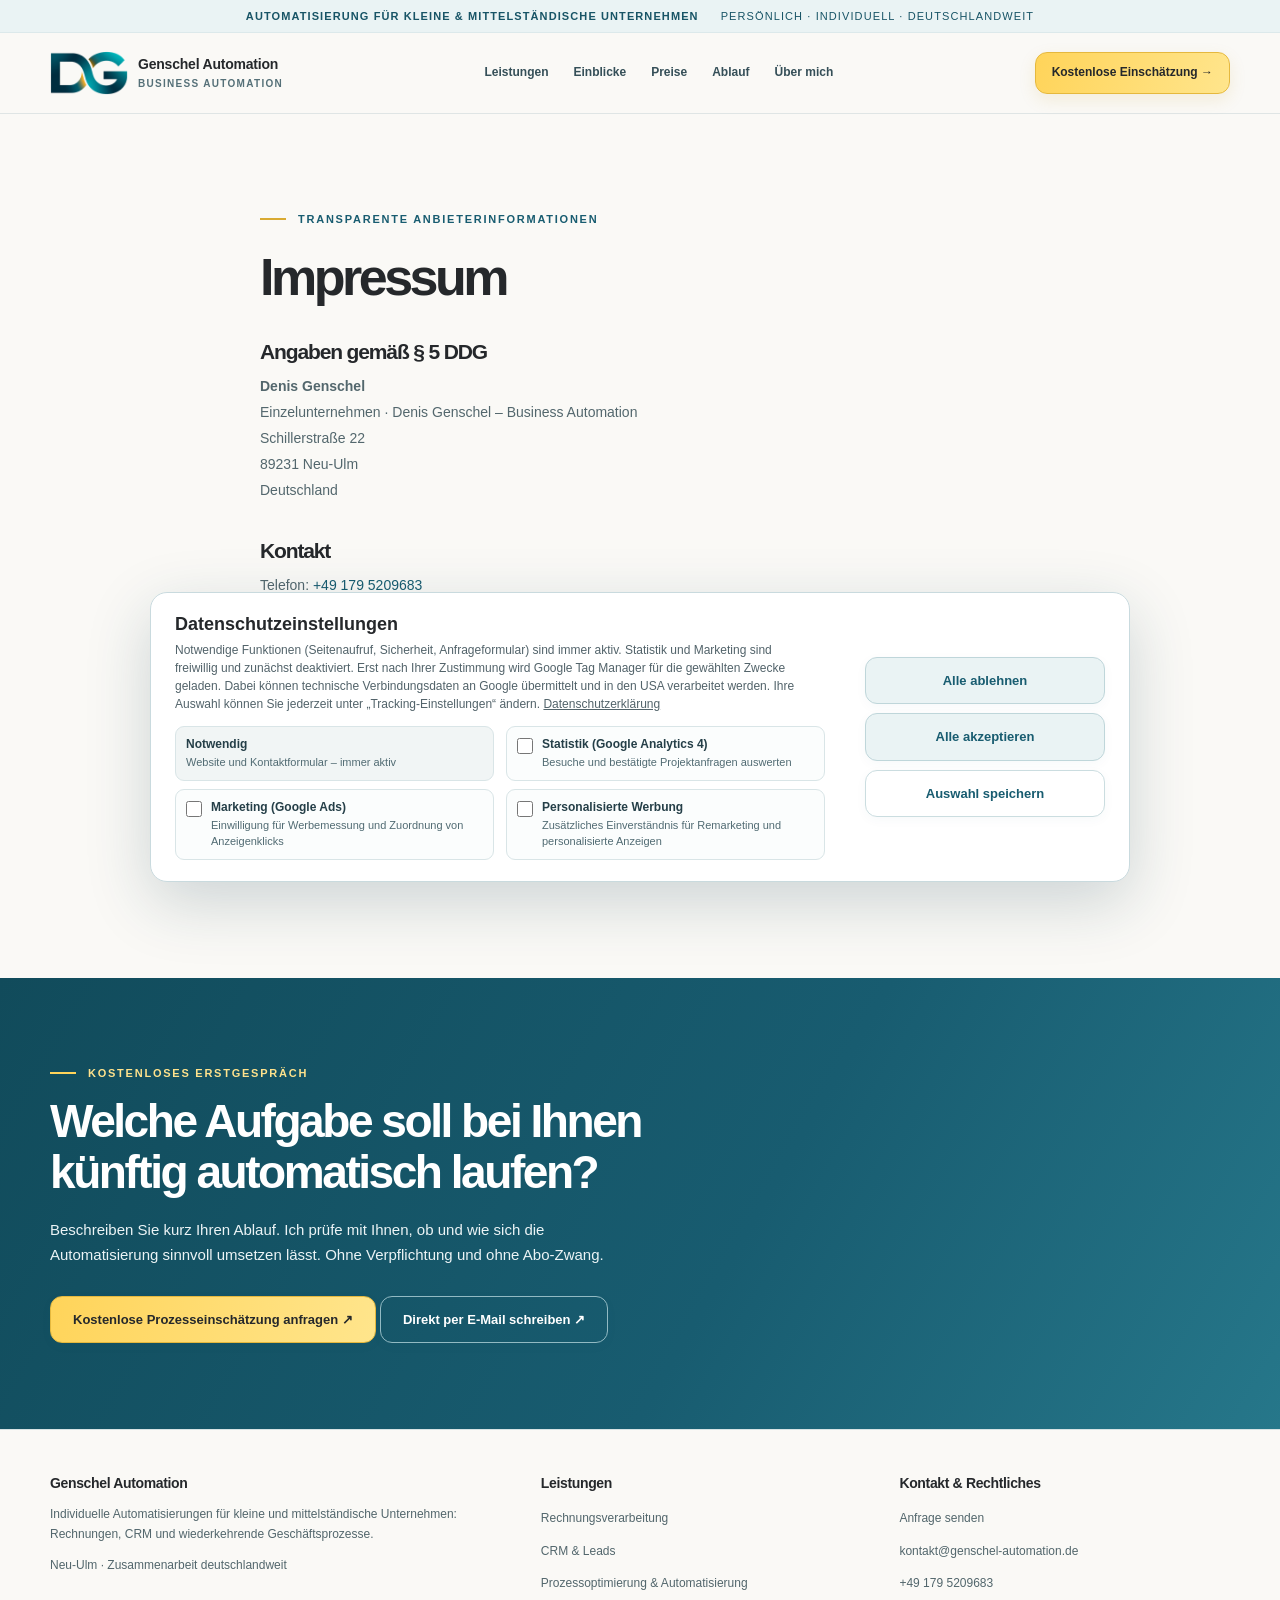
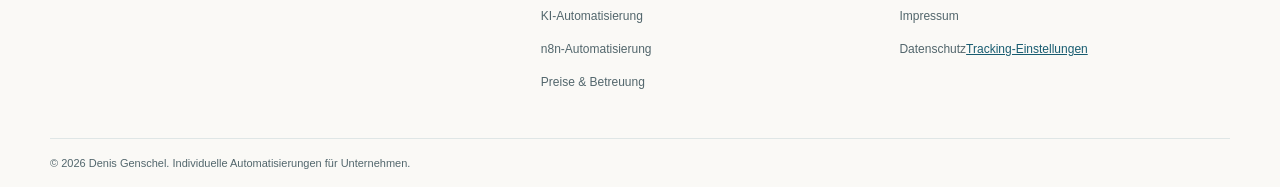
<file: impressum.html>
<!DOCTYPE html>

<html lang="de"><head><meta charset="utf-8"/><meta content="width=device-width,initial-scale=1" name="viewport"/><meta content="#FAF9F6" name="theme-color"/><title>Impressum | Genschel Automation</title><meta content="Anbieterkennzeichnung, Kontaktdaten und rechtliche Informationen von Denis Genschel – Business Automation." name="description"/><meta content="website" property="og:type"/><meta content="Impressum | Genschel Automation" property="og:title"/><meta content="Anbieterkennzeichnung, Kontaktdaten und rechtliche Informationen von Denis Genschel – Business Automation." property="og:description"/><link href="assets/style.css?v=8.1-consent-v6" rel="stylesheet"/><script defer="" src="assets/config.js?v=7.1-ga4-consent1"></script><script defer="" src="assets/privacy.js?v=8.1-consent-v6"></script><script defer="" src="assets/app.js?v=7.1-formspree-success1"></script><link href="https://genschel-automation.de/impressum.html" rel="canonical"/><link href="/favicon.ico" rel="icon" type="image/x-icon" sizes="16x16 32x32 48x48 64x64 128x128 256x256"/><link href="/favicon.png" rel="icon" type="image/png" sizes="256x256"/><meta content="de_DE" property="og:locale"/><meta content="Genschel Automation" property="og:site_name"/><meta content="https://genschel-automation.de/impressum.html" property="og:url"/><meta content="https://genschel-automation.de/assets/social-preview.webp" property="og:image"/><meta content="1200" property="og:image:width"/><meta content="630" property="og:image:height"/><meta content="summary_large_image" name="twitter:card"/><meta content="Impressum | Genschel Automation" name="twitter:title"/><meta content="Anbieterkennzeichnung, Kontaktdaten und rechtliche Informationen von Denis Genschel – Business Automation." name="twitter:description"/><meta content="https://genschel-automation.de/assets/social-preview.webp" name="twitter:image"/><meta content="index, follow, max-image-preview:large" name="robots"/><script type="application/ld+json">[{"@context":"https://schema.org","@type":"ProfessionalService","@id":"https://genschel-automation.de/#unternehmen","name":"Genschel Automation","url":"https://genschel-automation.de/","image":"https://genschel-automation.de/assets/social-preview.webp","logo":"https://genschel-automation.de/assets/dg-logo.png","email":"kontakt@genschel-automation.de","telephone":"+49 179 5209683","description":"Individuelle KI- und Geschäftsprozessautomatisierung für kleine und mittlere Unternehmen in Deutschland.","address":{"@type":"PostalAddress","streetAddress":"Schillerstraße 22","postalCode":"89231","addressLocality":"Neu-Ulm","addressCountry":"DE"},"areaServed":{"@type":"Country","name":"Deutschland"},"hasOfferCatalog":{"@type":"OfferCatalog","name":"Automatisierungsdienstleistungen","itemListElement":[{"@type":"OfferCatalog","name":"Rechnungsverarbeitung automatisieren"},{"@type":"OfferCatalog","name":"CRM- und Kundenanfragen automatisieren"},{"@type":"OfferCatalog","name":"Individuelle Geschäftsprozessautomatisierung"}]},"alternateName":"Denis Genschel – Business Automation"},{"@context":"https://schema.org","@type":"WebSite","@id":"https://genschel-automation.de/#website","name":"Genschel Automation","url":"https://genschel-automation.de/","inLanguage":"de-DE","alternateName":"Denis Genschel – Business Automation"},{"@context":"https://schema.org","@type":"WebPage","@id":"https://genschel-automation.de/impressum.html#webpage","url":"https://genschel-automation.de/impressum.html","name":"Impressum | Genschel Automation","description":"Anbieterkennzeichnung, Kontaktdaten und rechtliche Informationen von Denis Genschel – Business Automation.","inLanguage":"de-DE","isPartOf":{"@id":"https://genschel-automation.de/#website"}}]</script></head><body><a class="skip" href="#main">Zum Inhalt springen</a><div class="topline"><div class="container"><b>Automatisierung für kleine &amp; mittelständische Unternehmen</b><span>Persönlich · Individuell · Deutschlandweit</span></div></div><header class="nav-wrap"><div class="container nav-inner"><a aria-label="Genschel Automation – Startseite" class="brand" href="/"><span aria-hidden="true" class="brand-mark"><img alt="" height="50" role="presentation" src="assets/dg-logo.png" width="88"/></span><span class="brand-name">Genschel Automation<small>Business Automation</small></span></a><nav aria-label="Hauptnavigation" class="nav-links" id="navLinks"><a href="/#leistungen">Leistungen</a><a href="/#projekte">Einblicke</a><a href="/#preise">Preise</a><a href="/#ablauf">Ablauf</a><a href="/#ueber-mich">Über mich</a></nav><a class="btn primary small" href="anfrage.html">Kostenlose Einschätzung →</a><button aria-controls="navLinks" aria-expanded="false" class="menu" id="menuBtn" type="button">Menü ☰</button></div></header><main id="main"><section class="section legal-section"><div class="container legal"><div class="eyebrow">Transparente Anbieterinformationen</div><h1>Impressum</h1>
<h2>Angaben gemäß § 5 DDG</h2>
<p><strong>Denis Genschel</strong><br/>Einzelunternehmen · Denis Genschel – Business Automation<br/>Schillerstraße 22<br/>89231 Neu-Ulm<br/>Deutschland</p>
<h2>Kontakt</h2><p>Telefon: <a href="tel:+491795209683">+49 179 5209683</a><br/>E-Mail: <a href="mailto:kontakt@genschel-automation.de">kontakt@genschel-automation.de</a></p>
<h2>Umsatzsteuer-Identifikationsnummer</h2><p>Umsatzsteuer-Identifikationsnummer gemäß § 27a UStG:<br/><strong>DE361514904</strong></p>
<h2>Hinweis zu den angebotenen Leistungen</h2><p>Individuelle Entwicklung, Einrichtung und Betreuung von Geschäftsprozess- und KI-Automatisierungen. Angebote und Vertragsbedingungen werden individuell vereinbart.</p>
</div></section></main><section class="closing"><div class="container"><div class="eyebrow">Kostenloses Erstgespräch</div><h2>Welche Aufgabe soll bei Ihnen künftig automatisch laufen?</h2><p>Beschreiben Sie kurz Ihren Ablauf. Ich prüfe mit Ihnen, ob und wie sich die Automatisierung sinnvoll umsetzen lässt. Ohne Verpflichtung und ohne Abo-Zwang.</p><a class="btn cream" href="anfrage.html">Kostenlose Prozesseinschätzung anfragen ↗</a> <a class="btn" href="mailto:kontakt@genschel-automation.de?subject=Anfrage%20Business%20Automation">Direkt per E-Mail schreiben ↗</a></div></section><footer class="footer"><div class="container foot-grid"><div><h3>Genschel Automation</h3><p>Individuelle Automatisierungen für kleine und mittelständische Unternehmen: Rechnungen, CRM und wiederkehrende Geschäftsprozesse.</p><p>Neu-Ulm · Zusammenarbeit deutschlandweit</p></div><div><h3>Leistungen</h3><ul><li><a href="rechnungen-automatisieren.html">Rechnungsverarbeitung</a></li><li><a href="crm-automatisieren.html">CRM &amp; Leads</a></li><li><a href="prozesse-automatisieren.html">Prozessoptimierung &amp; Automatisierung</a></li><li><a href="ki-automatisierung.html">KI-Automatisierung</a></li><li><a href="n8n-automatisierung.html">n8n-Automatisierung</a></li><li><a href="/#preise">Preise &amp; Betreuung</a></li></ul></div><div><h3>Kontakt &amp; Rechtliches</h3><ul><li><a href="anfrage.html">Anfrage senden</a></li><li><a href="mailto:kontakt@genschel-automation.de">kontakt@genschel-automation.de</a></li><li><a href="tel:+491795209683">+49 179 5209683</a></li><li><a href="impressum.html">Impressum</a></li><li><a href="datenschutz.html">Datenschutz</a><button class="privacy-settings-link" data-privacy-settings="" type="button">Tracking-Einstellungen</button></li></ul></div></div><div class="container copyright">© <span data-year="">2026</span> Denis Genschel. Individuelle Automatisierungen für Unternehmen.</div></footer><div class="mobile-cta"><a class="btn primary" href="anfrage.html">Kostenlose Prozesseinschätzung anfragen →</a></div><dialog aria-labelledby="videoTitle" class="video-dialog" id="videoDialog"><div class="dialog-bar"><span id="videoTitle">Projekt-Demo</span><button aria-label="Video schließen" class="closeVideo" type="button">×</button></div><div id="videoMount"></div><p>Das Video wird erst nach dem Anklicken von einem externen Anbieter geladen. Datenschutzinformationen finden Sie in der Datenschutzerklärung.</p></dialog></body></html>
</file>
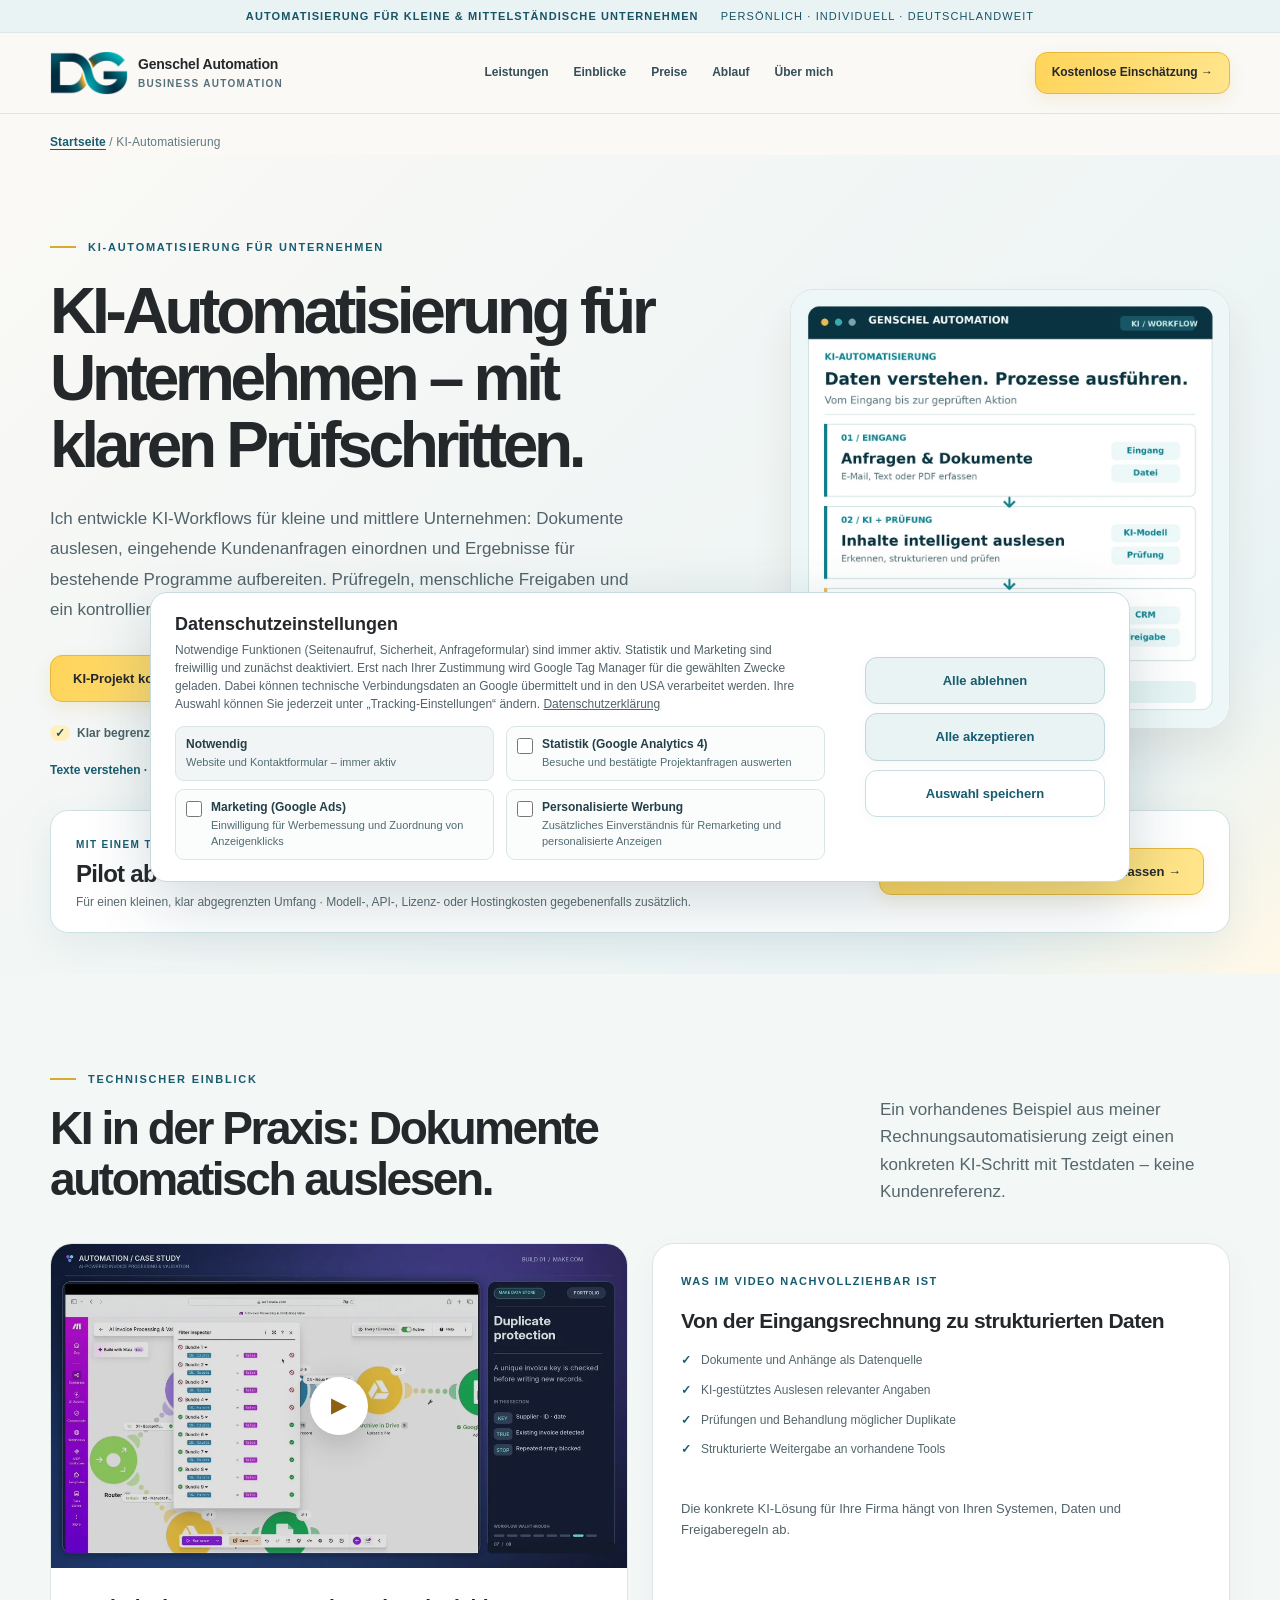
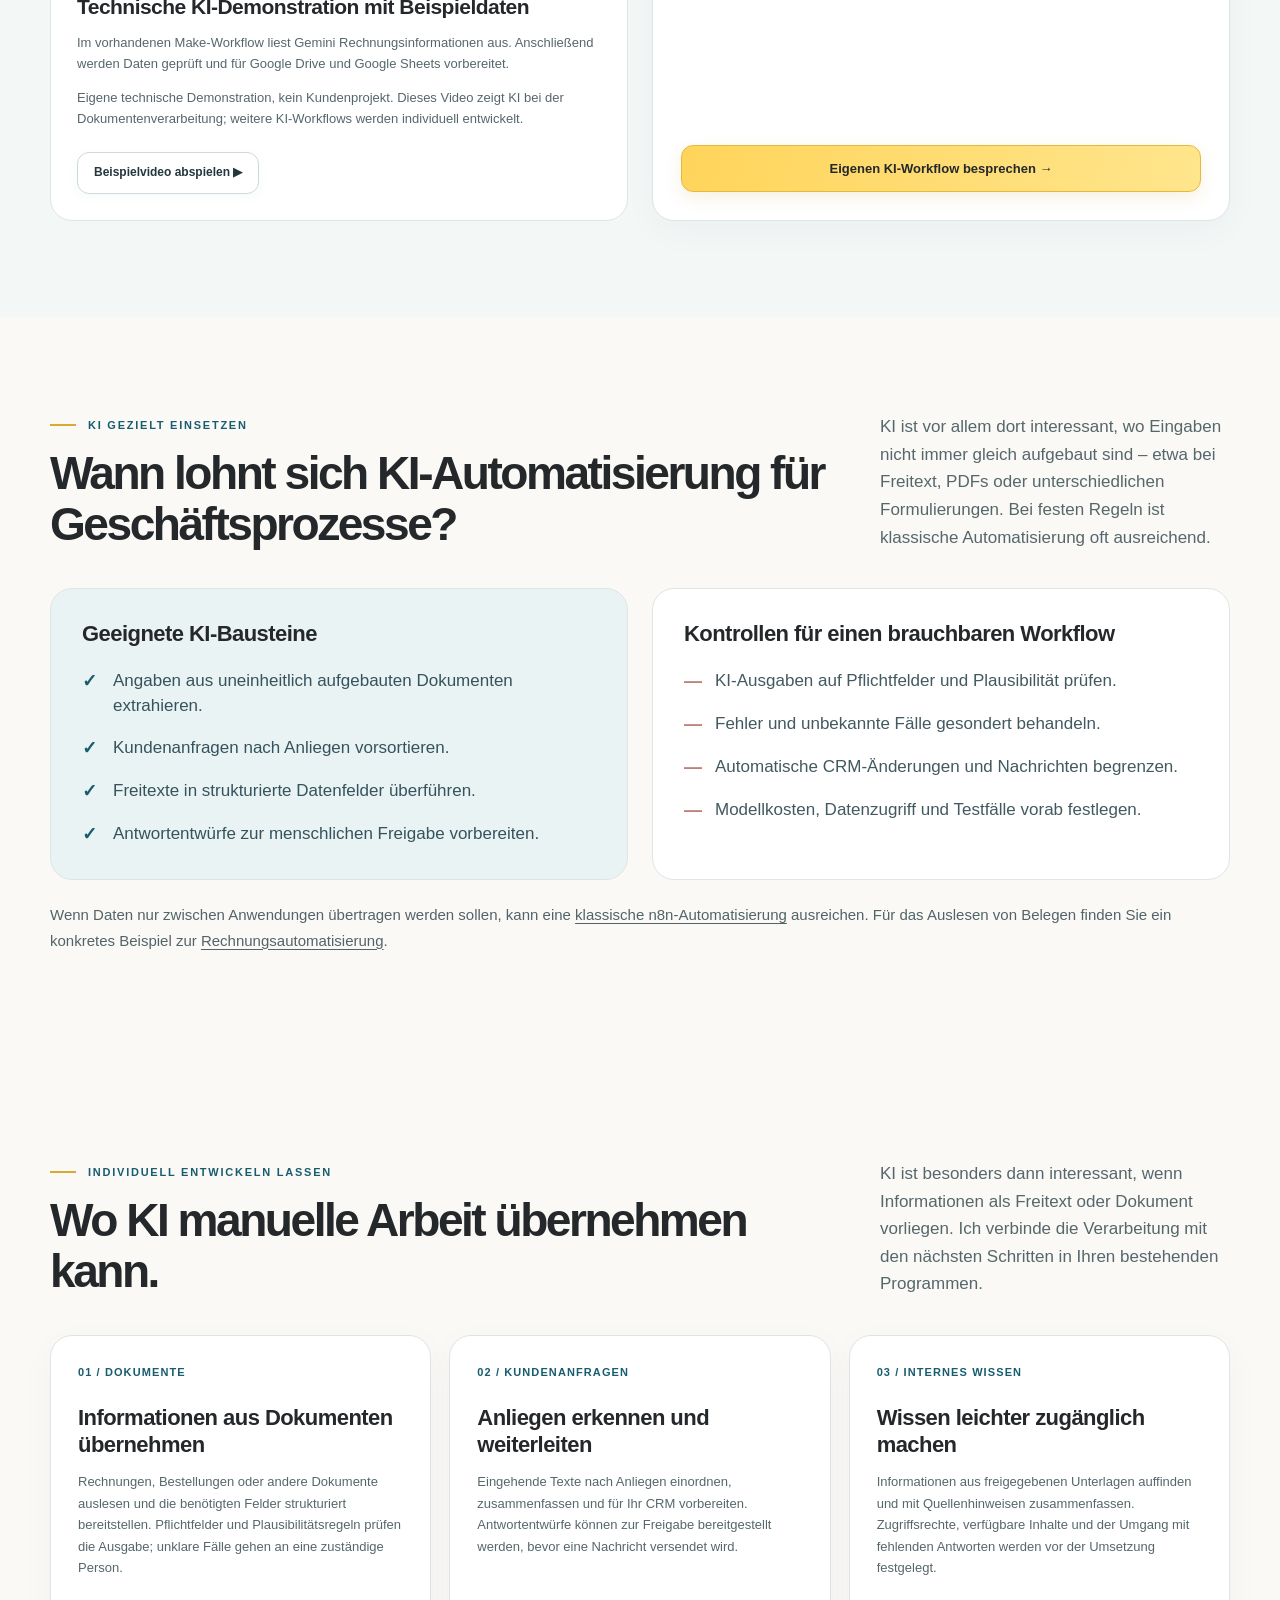
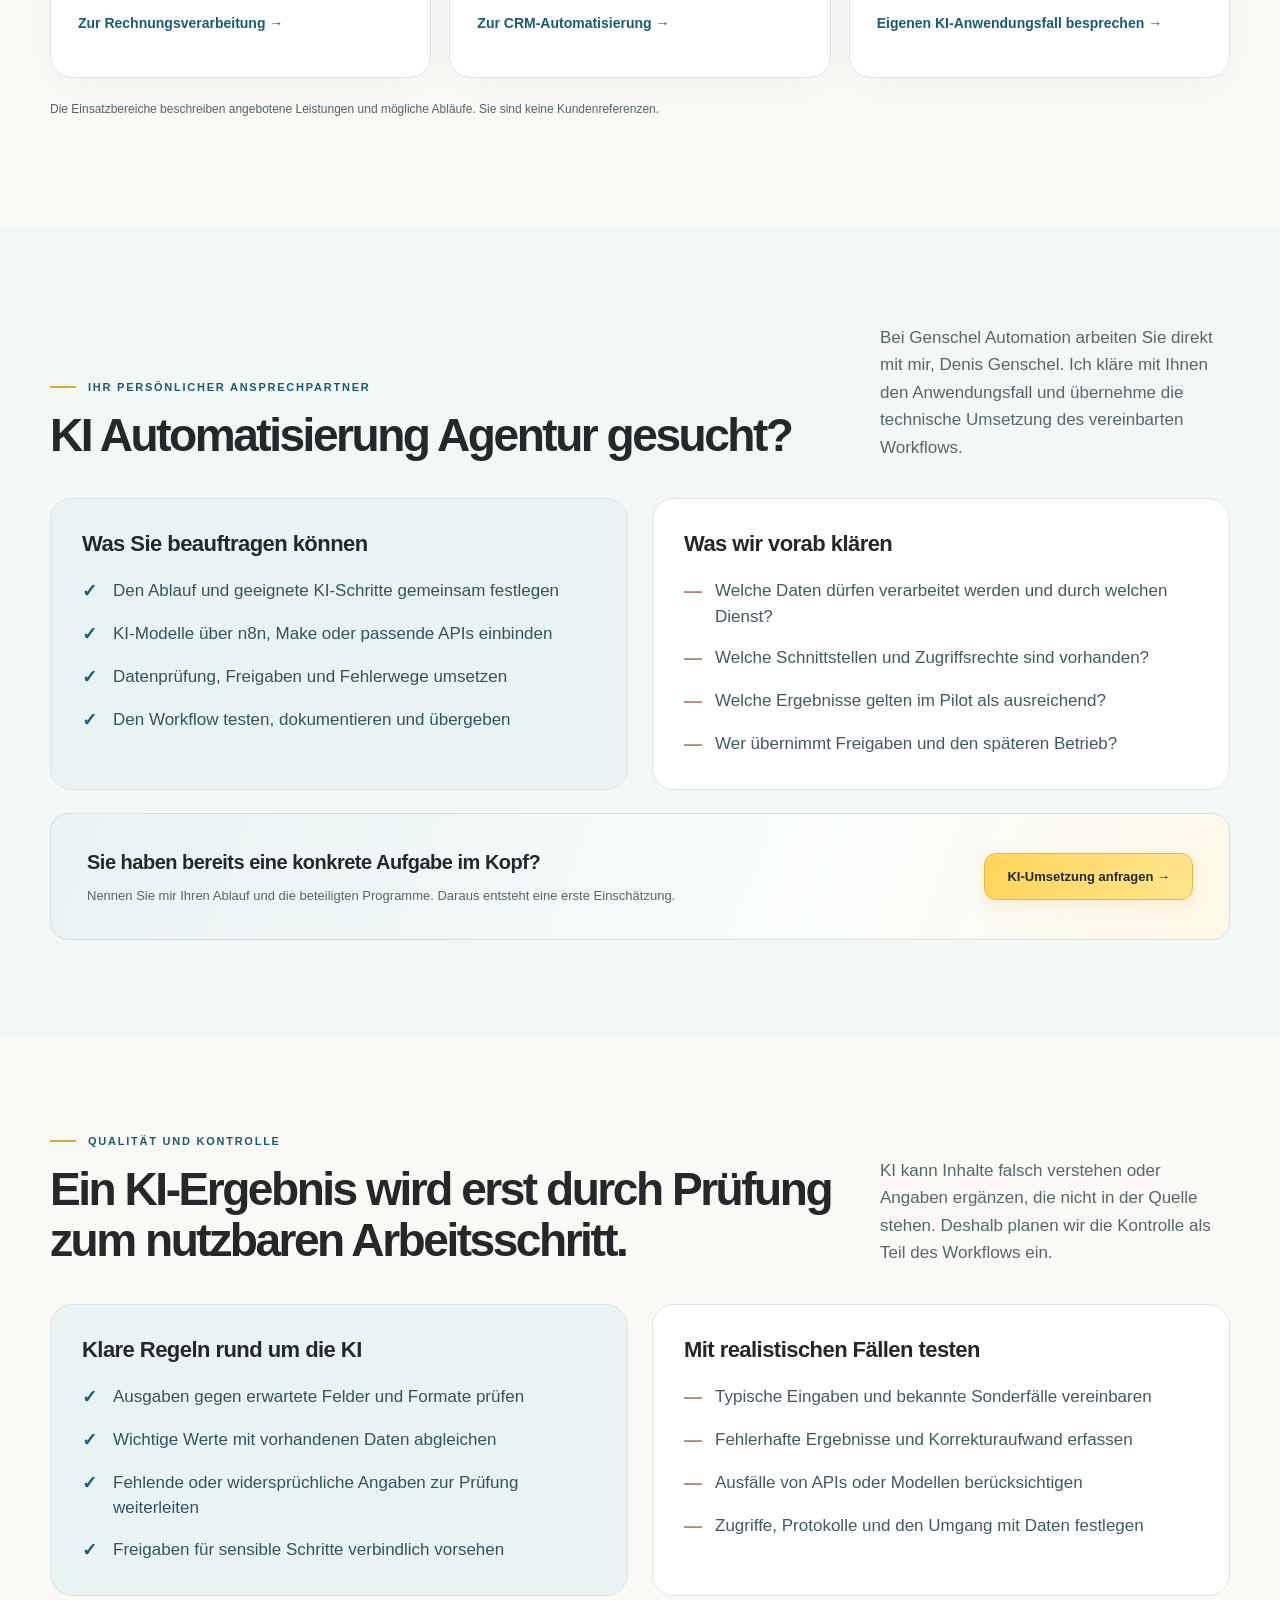
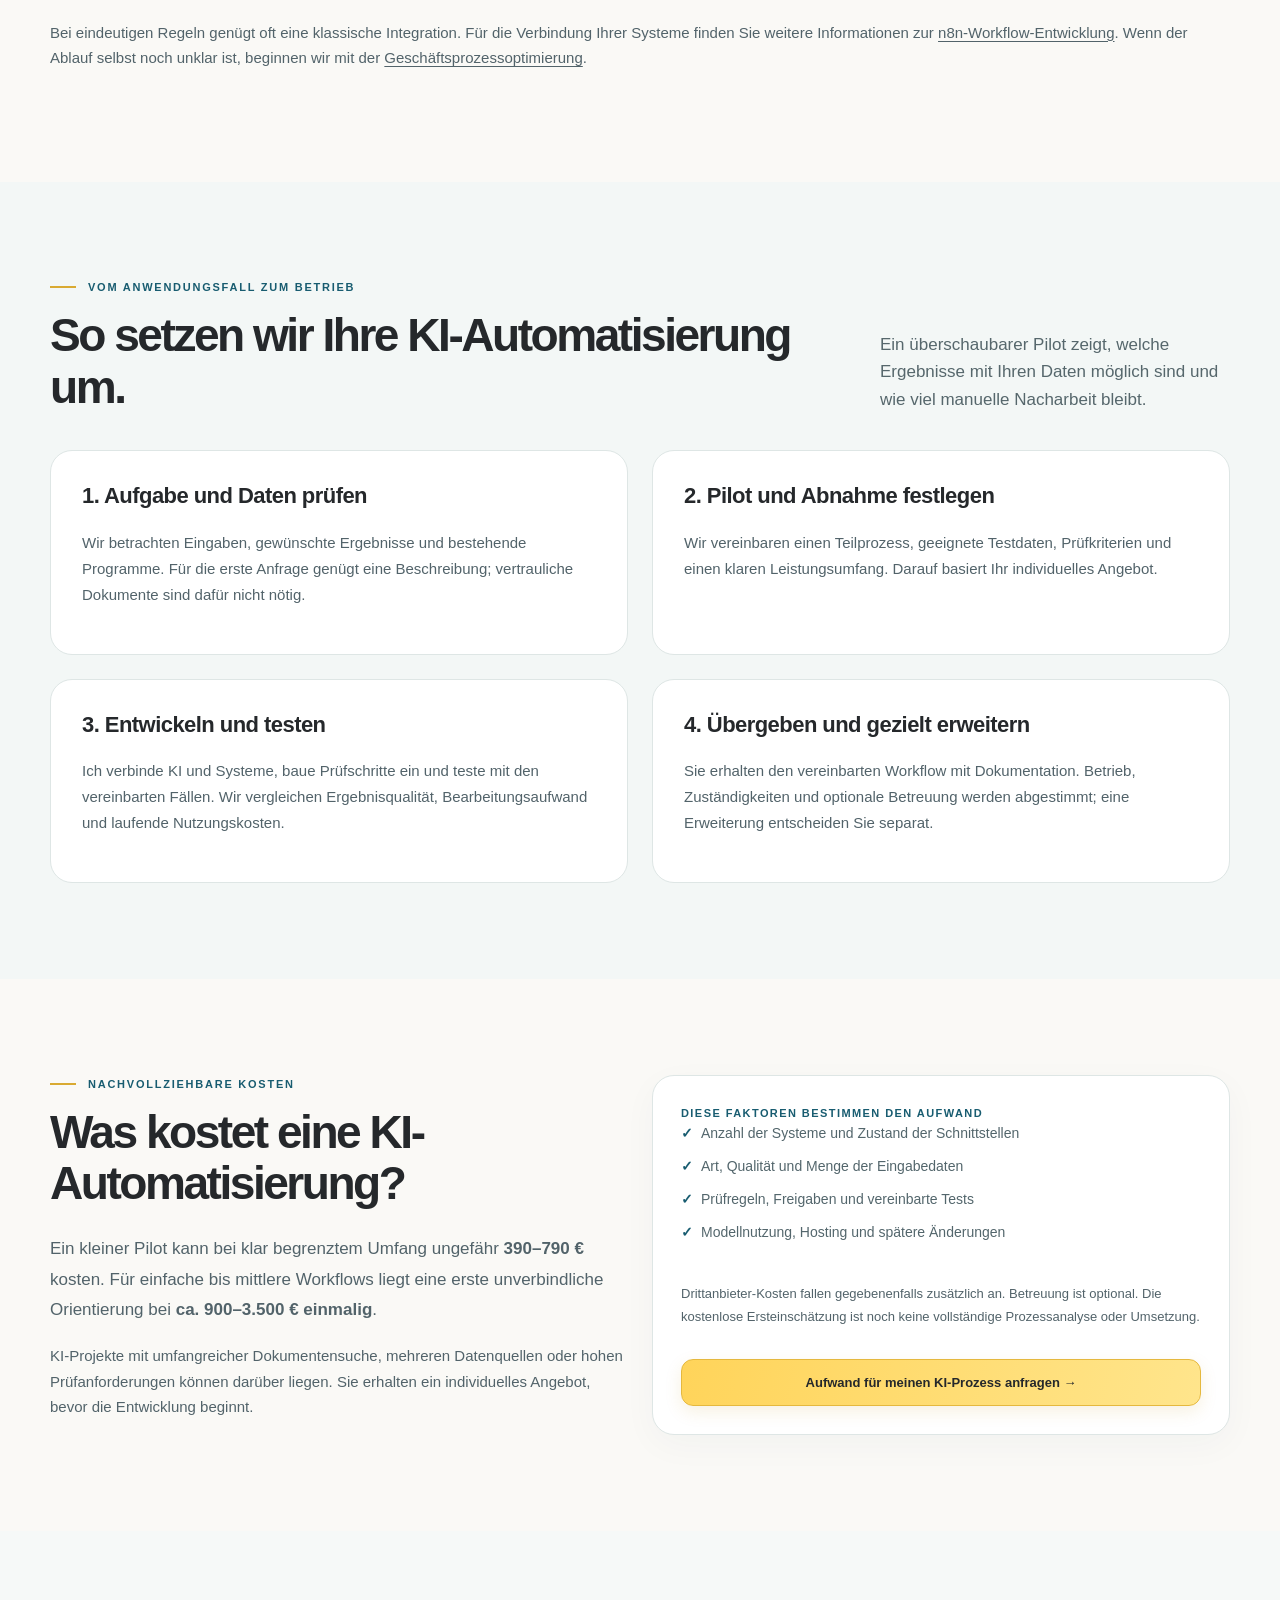
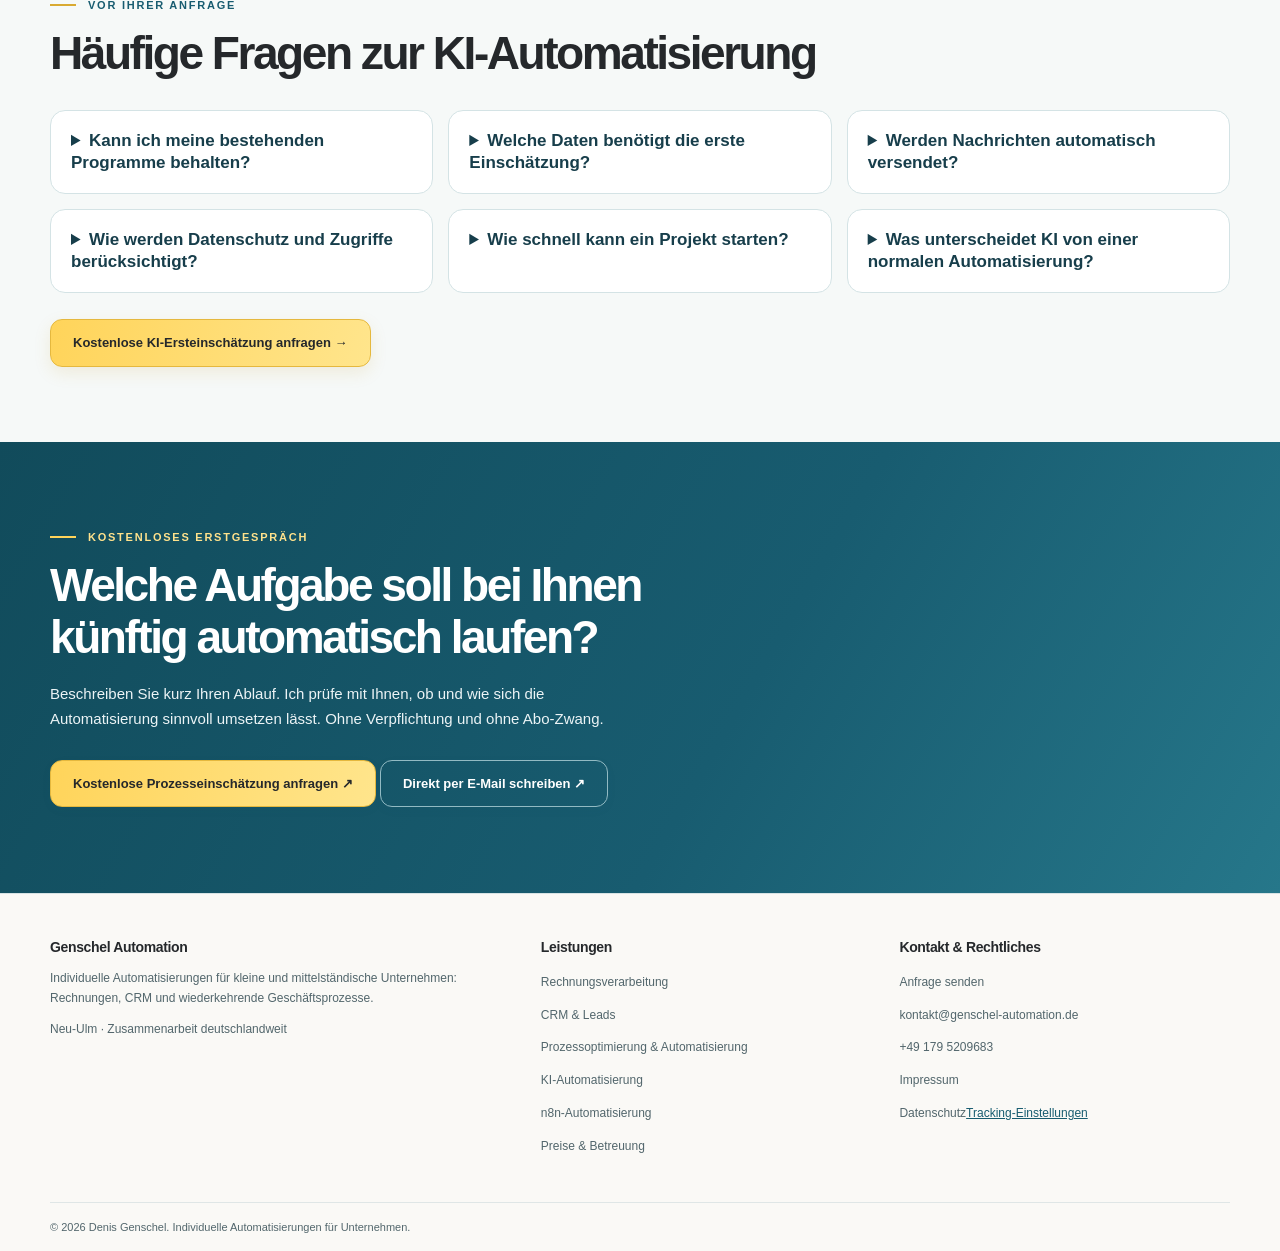
<file: ki-automatisierung.html>
<!DOCTYPE html>

<html lang="de"><head><meta charset="utf-8"/><meta content="width=device-width,initial-scale=1" name="viewport"/><meta content="#FAF9F6" name="theme-color"/><title>KI-Automatisierung für Unternehmen | Genschel Automation</title><meta name="description" content="KI-Automatisierung für KMU: Dokumente auslesen, Anfragen einordnen und geprüfte Ergebnisse in vorhandene Systeme übertragen. Individueller Pilot ab ca. 390 €."/><meta content="website" property="og:type"/><meta property="og:title" content="KI-Automatisierung für Unternehmen | Genschel Automation"/><meta property="og:description" content="KI-Automatisierung für KMU: Dokumente auslesen, Anfragen einordnen und geprüfte Ergebnisse in vorhandene Systeme übertragen. Individueller Pilot ab ca. 390 €."/><link href="assets/style.css?v=8.1-consent-v6" rel="stylesheet"/><script defer="" src="assets/config.js?v=7.1-ga4-consent1"></script><script defer="" src="assets/privacy.js?v=8.1-consent-v6"></script><script defer="" src="assets/app.js?v=7.1-formspree-success1"></script><link href="https://genschel-automation.de/ki-automatisierung.html" rel="canonical"/><link href="/favicon.ico" rel="icon" sizes="16x16 32x32 48x48 64x64 128x128 256x256" type="image/x-icon"/><link href="/favicon.png" rel="icon" sizes="256x256" type="image/png"/><meta content="de_DE" property="og:locale"/><meta content="Genschel Automation" property="og:site_name"/><meta content="https://genschel-automation.de/ki-automatisierung.html" property="og:url"/><meta content="https://genschel-automation.de/assets/social-preview.webp" property="og:image"/><meta content="1200" property="og:image:width"/><meta content="630" property="og:image:height"/><meta content="summary_large_image" name="twitter:card"/><meta name="twitter:title" content="KI-Automatisierung für Unternehmen | Genschel Automation"/><meta name="twitter:description" content="KI-Automatisierung für KMU: Dokumente auslesen, Anfragen einordnen und geprüfte Ergebnisse in vorhandene Systeme übertragen. Individueller Pilot ab ca. 390 €."/><meta content="https://genschel-automation.de/assets/social-preview.webp" name="twitter:image"/><meta content="index, follow, max-image-preview:large" name="robots"/><script type="application/ld+json">[{"@context":"https://schema.org","@type":"ProfessionalService","@id":"https://genschel-automation.de/#unternehmen","name":"Genschel Automation","url":"https://genschel-automation.de/","image":"https://genschel-automation.de/assets/social-preview.webp","logo":"https://genschel-automation.de/assets/dg-logo.png","email":"kontakt@genschel-automation.de","telephone":"+49 179 5209683","description":"Individuelle KI- und Geschäftsprozessautomatisierung für kleine und mittlere Unternehmen in Deutschland.","address":{"@type":"PostalAddress","streetAddress":"Schillerstraße 22","postalCode":"89231","addressLocality":"Neu-Ulm","addressCountry":"DE"},"areaServed":{"@type":"Country","name":"Deutschland"},"hasOfferCatalog":{"@type":"OfferCatalog","name":"Automatisierungsdienstleistungen","itemListElement":[{"@type":"OfferCatalog","name":"Rechnungsverarbeitung automatisieren"},{"@type":"OfferCatalog","name":"CRM- und Kundenanfragen automatisieren"},{"@type":"OfferCatalog","name":"Individuelle Geschäftsprozessautomatisierung"}]},"alternateName":"Denis Genschel – Business Automation"},{"@context":"https://schema.org","@type":"WebSite","@id":"https://genschel-automation.de/#website","name":"Genschel Automation","url":"https://genschel-automation.de/","inLanguage":"de-DE","alternateName":"Denis Genschel – Business Automation"},{"@context":"https://schema.org","@type":"WebPage","@id":"https://genschel-automation.de/ki-automatisierung.html#webpage","url":"https://genschel-automation.de/ki-automatisierung.html","name":"KI-Automatisierung für Unternehmen | Genschel Automation","description":"KI-Automatisierung für KMU: Dokumente auslesen, Anfragen einordnen und geprüfte Ergebnisse in vorhandene Systeme übertragen. Individueller Pilot ab ca. 390 €.","inLanguage":"de-DE","isPartOf":{"@id":"https://genschel-automation.de/#website"}},{"@context":"https://schema.org","@type":"Service","@id":"https://genschel-automation.de/ki-automatisierung.html#service","name":"KI-Automatisierung für Unternehmen","serviceType":"Individuelle KI-Workflows entwickeln und in bestehende Systeme integrieren","description":"KI für Dokumente, Kundenanfragen und Wissensabläufe: mit Datenprüfung, menschlichen Freigaben, Pilot und dokumentierter Übergabe.","url":"https://genschel-automation.de/ki-automatisierung.html","provider":{"@id":"https://genschel-automation.de/#unternehmen"},"areaServed":{"@type":"Country","name":"Deutschland"}},{"@context":"https://schema.org","@type":"BreadcrumbList","itemListElement":[{"@type":"ListItem","position":1,"name":"Startseite","item":"https://genschel-automation.de/"},{"@type":"ListItem","position":2,"name":"KI-Automatisierung","item":"https://genschel-automation.de/ki-automatisierung.html"}]}]</script><link rel="stylesheet" href="assets/seo-pages.css?v=2026-11-06"/></head><body><a class="skip" href="#main">Zum Inhalt springen</a><div class="topline"><div class="container"><b>Automatisierung für kleine &amp; mittelständische Unternehmen</b><span>Persönlich · Individuell · Deutschlandweit</span></div></div><header class="nav-wrap"><div class="container nav-inner"><a aria-label="Genschel Automation – Startseite" class="brand" href="/"><span aria-hidden="true" class="brand-mark"><img alt="" height="50" role="presentation" src="assets/dg-logo.png" width="88"/></span><span class="brand-name">Genschel Automation<small>Business Automation</small></span></a><nav aria-label="Hauptnavigation" class="nav-links" id="navLinks"><a href="/#leistungen">Leistungen</a><a href="/#projekte">Einblicke</a><a href="/#preise">Preise</a><a href="/#ablauf">Ablauf</a><a href="/#ueber-mich">Über mich</a></nav><a class="btn primary small" href="anfrage.html?leistung=ki">Kostenlose Einschätzung →</a><button aria-controls="navLinks" aria-expanded="false" class="menu" id="menuBtn" type="button">Menü ☰</button></div></header><main id="main">
<nav aria-label="Brotkrumennavigation" class="breadcrumbs container"><a href="/">Startseite</a> / KI-Automatisierung</nav>
<section class="subhero"><div class="container grid"><div><div class="eyebrow">KI-AUTOMATISIERUNG FÜR UNTERNEHMEN</div><h1>KI-Automatisierung für Unternehmen – mit klaren Prüfschritten.</h1><p class="lead">Ich entwickle KI-Workflows für kleine und mittlere Unternehmen: Dokumente auslesen, eingehende Kundenanfragen einordnen und Ergebnisse für bestehende Programme aufbereiten. Prüfregeln, menschliche Freigaben und ein kontrollierter Umgang mit unklaren KI-Ausgaben gehören zur Planung.</p><div class="cta-line"><a class="btn primary" href="anfrage.html?leistung=ki">KI-Projekt kostenlos besprechen →</a><a class="btn" href="#ki-demo">Technische KI-Demo ansehen ↓</a></div><div class="assurances"><span>Klar begrenzter Pilot</span><span>Persönliche Umsetzung</span><span>Kein verpflichtendes Abo</span></div><p class="subhero-trust">Texte verstehen · Daten strukturieren · Ergebnisse prüfen</p></div>
<div class="aside-visual" style="padding:0;overflow:hidden" aria-label="Visualisierung einer KI-Automatisierung von Anfrage oder Dokument bis zur geprüften Folgeaktion"><img src="assets/hero-ki-workflow.webp" width="1120" height="1120" fetchpriority="high" decoding="async" alt="KI-Automatisierung als Workflow: Anfragen und Dokumente empfangen, mit KI Inhalte auslesen und prüfen, danach CRM aktualisieren oder Freigabe vorbereiten." style="display:block;width:100%;height:auto;border-radius:22px"/></div>
</div><div class="landing-price-cue"><div><span class="landing-price-label">MIT EINEM TEILPROZESS STARTEN</span><strong>Pilot ab ca. 390 €</strong><p>Für einen kleinen, klar abgegrenzten Umfang · Modell-, API-, Lizenz- oder Hostingkosten gegebenenfalls zusätzlich.</p></div><a class="btn primary" href="anfrage.html?leistung=ki">Machbarkeit kostenlos einschätzen lassen →</a></div></section>
<section class="section alt" id="ki-demo"><div class="container"><div class="section-head"><div><div class="eyebrow">Technischer Einblick</div><h2>KI in der Praxis: Dokumente automatisch auslesen.</h2></div><p>Ein vorhandenes Beispiel aus meiner Rechnungsautomatisierung zeigt einen konkreten KI-Schritt mit Testdaten – keine Kundenreferenz.</p></div><div class="work-grid"><article class="work-card"><button class="work-media" type="button" data-video="https://genscheldenis-ops.github.io/assets/invoice-demo.mp4" data-title="Make/Gemini – KI-gestützte Rechnungsverarbeitung (Demo mit Testdaten)" aria-label="Video zur KI-gestützten Rechnungsverarbeitung abspielen"><img src="assets/invoice-detail.webp" alt="Vorschau einer technischen Demonstration zur KI-Rechnungsverarbeitung" loading="lazy"/><span class="play-round" aria-hidden="true">▶</span></button><div class="work-body"><h3>Technische KI-Demonstration mit Beispieldaten</h3><p>Im vorhandenen Make-Workflow liest Gemini Rechnungsinformationen aus. Anschließend werden Daten geprüft und für Google Drive und Google Sheets vorbereitet.</p><p class="smallprint">Eigene technische Demonstration, kein Kundenprojekt. Dieses Video zeigt KI bei der Dokumentenverarbeitung; weitere KI-Workflows werden individuell entwickelt.</p><button class="btn small" type="button" data-video="https://genscheldenis-ops.github.io/assets/invoice-demo.mp4" data-title="Make/Gemini – KI-gestützte Rechnungsverarbeitung (Demo mit Testdaten)">Beispielvideo abspielen ▶</button></div></article><div class="price-box"><span class="price-top">Was im Video nachvollziehbar ist</span><h3 style="margin:18px 0">Von der Eingangsrechnung zu strukturierten Daten</h3><ul><li>Dokumente und Anhänge als Datenquelle</li><li>KI-gestütztes Auslesen relevanter Angaben</li><li>Prüfungen und Behandlung möglicher Duplikate</li><li>Strukturierte Weitergabe an vorhandene Tools</li></ul><p class="smallprint">Die konkrete KI-Lösung für Ihre Firma hängt von Ihren Systemen, Daten und Freigaberegeln ab.</p><a class="btn primary" href="anfrage.html?leistung=ki">Eigenen KI-Workflow besprechen →</a></div></div></div></section>
<section class="section" id="ki-workflow-entscheidung"><div class="container"><div class="section-head"><div><div class="eyebrow">KI gezielt einsetzen</div><h2>Wann lohnt sich KI-Automatisierung für Geschäftsprozesse?</h2></div><p>KI ist vor allem dort interessant, wo Eingaben nicht immer gleich aufgebaut sind – etwa bei Freitext, PDFs oder unterschiedlichen Formulierungen. Bei festen Regeln ist klassische Automatisierung oft ausreichend.</p></div><div class="comparison"><div class="compare after"><h3>Geeignete KI-Bausteine</h3><ul><li>Angaben aus uneinheitlich aufgebauten Dokumenten extrahieren.</li><li>Kundenanfragen nach Anliegen vorsortieren.</li><li>Freitexte in strukturierte Datenfelder überführen.</li><li>Antwortentwürfe zur menschlichen Freigabe vorbereiten.</li></ul></div><div class="compare"><h3>Kontrollen für einen brauchbaren Workflow</h3><ul><li>KI-Ausgaben auf Pflichtfelder und Plausibilität prüfen.</li><li>Fehler und unbekannte Fälle gesondert behandeln.</li><li>Automatische CRM-Änderungen und Nachrichten begrenzen.</li><li>Modellkosten, Datenzugriff und Testfälle vorab festlegen.</li></ul></div></div><p class="sub" style="margin-top:22px">Wenn Daten nur zwischen Anwendungen übertragen werden sollen, kann eine <a href="n8n-automatisierung.html">klassische n8n-Automatisierung</a> ausreichen. Für das Auslesen von Belegen finden Sie ein konkretes Beispiel zur <a href="rechnungen-automatisieren.html">Rechnungsautomatisierung</a>.</p></div></section>
<section class="section" id="einsatzbereiche"><div class="container"><div class="section-head"><div><div class="eyebrow">Individuell entwickeln lassen</div><h2>Wo KI manuelle Arbeit übernehmen kann.</h2></div><p>KI ist besonders dann interessant, wenn Informationen als Freitext oder Dokument vorliegen. Ich verbinde die Verarbeitung mit den nächsten Schritten in Ihren bestehenden Programmen.</p></div><div class="services">
<article class="service-card"><span class="service-number">01 / DOKUMENTE</span><h3 style="margin-top:24px">Informationen aus Dokumenten übernehmen</h3><p>Rechnungen, Bestellungen oder andere Dokumente auslesen und die benötigten Felder strukturiert bereitstellen. Pflichtfelder und Plausibilitätsregeln prüfen die Ausgabe; unklare Fälle gehen an eine zuständige Person.</p><a class="arrow" href="rechnungen-automatisieren.html">Zur Rechnungsverarbeitung →</a></article>
<article class="service-card"><span class="service-number">02 / KUNDENANFRAGEN</span><h3 style="margin-top:24px">Anliegen erkennen und weiterleiten</h3><p>Eingehende Texte nach Anliegen einordnen, zusammenfassen und für Ihr CRM vorbereiten. Antwortentwürfe können zur Freigabe bereitgestellt werden, bevor eine Nachricht versendet wird.</p><a class="arrow" href="crm-automatisieren.html">Zur CRM-Automatisierung →</a></article>
<article class="service-card"><span class="service-number">03 / INTERNES WISSEN</span><h3 style="margin-top:24px">Wissen leichter zugänglich machen</h3><p>Informationen aus freigegebenen Unterlagen auffinden und mit Quellenhinweisen zusammenfassen. Zugriffsrechte, verfügbare Inhalte und der Umgang mit fehlenden Antworten werden vor der Umsetzung festgelegt.</p><a class="arrow" href="anfrage.html?leistung=ki">Eigenen KI-Anwendungsfall besprechen →</a></article>
</div><p class="smallprint" style="margin-top:22px">Die Einsatzbereiche beschreiben angebotene Leistungen und mögliche Abläufe. Sie sind keine Kundenreferenzen.</p></div></section>
<section class="section alt" id="zusammenarbeit"><div class="container"><div class="section-head"><div><div class="eyebrow">Ihr persönlicher Ansprechpartner</div><h2>KI Automatisierung Agentur gesucht?</h2></div><p>Bei Genschel Automation arbeiten Sie direkt mit mir, Denis Genschel. Ich kläre mit Ihnen den Anwendungsfall und übernehme die technische Umsetzung des vereinbarten Workflows.</p></div><div class="comparison"><div class="compare after"><h3>Was Sie beauftragen können</h3><ul><li>Den Ablauf und geeignete KI-Schritte gemeinsam festlegen</li><li>KI-Modelle über n8n, Make oder passende APIs einbinden</li><li>Datenprüfung, Freigaben und Fehlerwege umsetzen</li><li>Den Workflow testen, dokumentieren und übergeben</li></ul></div><div class="compare"><h3>Was wir vorab klären</h3><ul><li>Welche Daten dürfen verarbeitet werden und durch welchen Dienst?</li><li>Welche Schnittstellen und Zugriffsrechte sind vorhanden?</li><li>Welche Ergebnisse gelten im Pilot als ausreichend?</li><li>Wer übernimmt Freigaben und den späteren Betrieb?</li></ul></div></div><div class="mid-cta"><div><strong>Sie haben bereits eine konkrete Aufgabe im Kopf?</strong><p>Nennen Sie mir Ihren Ablauf und die beteiligten Programme. Daraus entsteht eine erste Einschätzung.</p></div><a class="btn primary" href="anfrage.html?leistung=ki">KI-Umsetzung anfragen →</a></div></div></section>
<section class="section" id="qualitaet"><div class="container"><div class="section-head"><div><div class="eyebrow">Qualität und Kontrolle</div><h2>Ein KI-Ergebnis wird erst durch Prüfung zum nutzbaren Arbeitsschritt.</h2></div><p>KI kann Inhalte falsch verstehen oder Angaben ergänzen, die nicht in der Quelle stehen. Deshalb planen wir die Kontrolle als Teil des Workflows ein.</p></div><div class="comparison"><div class="compare after"><h3>Klare Regeln rund um die KI</h3><ul><li>Ausgaben gegen erwartete Felder und Formate prüfen</li><li>Wichtige Werte mit vorhandenen Daten abgleichen</li><li>Fehlende oder widersprüchliche Angaben zur Prüfung weiterleiten</li><li>Freigaben für sensible Schritte verbindlich vorsehen</li></ul></div><div class="compare"><h3>Mit realistischen Fällen testen</h3><ul><li>Typische Eingaben und bekannte Sonderfälle vereinbaren</li><li>Fehlerhafte Ergebnisse und Korrekturaufwand erfassen</li><li>Ausfälle von APIs oder Modellen berücksichtigen</li><li>Zugriffe, Protokolle und den Umgang mit Daten festlegen</li></ul></div></div><p class="sub" style="margin-top:24px">Bei eindeutigen Regeln genügt oft eine klassische Integration. Für die Verbindung Ihrer Systeme finden Sie weitere Informationen zur <a href="n8n-automatisierung.html">n8n-Workflow-Entwicklung</a>. Wenn der Ablauf selbst noch unklar ist, beginnen wir mit der <a href="prozesse-automatisieren.html">Geschäftsprozessoptimierung</a>.</p></div></section>
<section class="section alt" id="pilot"><div class="container"><div class="section-head"><div><div class="eyebrow">Vom Anwendungsfall zum Betrieb</div><h2>So setzen wir Ihre KI-Automatisierung um.</h2></div><p>Ein überschaubarer Pilot zeigt, welche Ergebnisse mit Ihren Daten möglich sind und wie viel manuelle Nacharbeit bleibt.</p></div><div class="comparison"><div class="compare"><h3>1. Aufgabe und Daten prüfen</h3><p class="sub">Wir betrachten Eingaben, gewünschte Ergebnisse und bestehende Programme. Für die erste Anfrage genügt eine Beschreibung; vertrauliche Dokumente sind dafür nicht nötig.</p></div><div class="compare"><h3>2. Pilot und Abnahme festlegen</h3><p class="sub">Wir vereinbaren einen Teilprozess, geeignete Testdaten, Prüfkriterien und einen klaren Leistungsumfang. Darauf basiert Ihr individuelles Angebot.</p></div><div class="compare"><h3>3. Entwickeln und testen</h3><p class="sub">Ich verbinde KI und Systeme, baue Prüfschritte ein und teste mit den vereinbarten Fällen. Wir vergleichen Ergebnisqualität, Bearbeitungsaufwand und laufende Nutzungskosten.</p></div><div class="compare"><h3>4. Übergeben und gezielt erweitern</h3><p class="sub">Sie erhalten den vereinbarten Workflow mit Dokumentation. Betrieb, Zuständigkeiten und optionale Betreuung werden abgestimmt; eine Erweiterung entscheiden Sie separat.</p></div></div></div></section>
<section class="section" id="kosten"><div class="container"><div class="work-grid"><div><div class="eyebrow">Nachvollziehbare Kosten</div><h2>Was kostet eine KI-Automatisierung?</h2><p class="lead" style="margin-top:24px">Ein kleiner Pilot kann bei klar begrenztem Umfang ungefähr <strong>390–790 €</strong> kosten. Für einfache bis mittlere Workflows liegt eine erste unverbindliche Orientierung bei <strong>ca. 900–3.500 € einmalig</strong>.</p><p class="sub">KI-Projekte mit umfangreicher Dokumentensuche, mehreren Datenquellen oder hohen Prüfanforderungen können darüber liegen. Sie erhalten ein individuelles Angebot, bevor die Entwicklung beginnt.</p></div><div class="price-box"><span class="price-top">Diese Faktoren bestimmen den Aufwand</span><ul class="bullets"><li>Anzahl der Systeme und Zustand der Schnittstellen</li><li>Art, Qualität und Menge der Eingabedaten</li><li>Prüfregeln, Freigaben und vereinbarte Tests</li><li>Modellnutzung, Hosting und spätere Änderungen</li></ul><p class="sub">Drittanbieter-Kosten fallen gegebenenfalls zusätzlich an. Betreuung ist optional. Die kostenlose Ersteinschätzung ist noch keine vollständige Prozessanalyse oder Umsetzung.</p><a class="btn primary" href="anfrage.html?leistung=ki">Aufwand für meinen KI-Prozess anfragen →</a></div></div></div></section>
<section class="section seo-faq" id="fragen"><div class="container"><div class="eyebrow">Vor Ihrer Anfrage</div><h2>Häufige Fragen zur KI-Automatisierung</h2><div class="seo-faq-grid">
<details class="seo-faq-entry"><summary>Kann ich meine bestehenden Programme behalten?</summary><p>Häufig lassen sich vorhandene Programme über APIs, Webhooks oder Datei-Importe anbinden. Ich prüfe zuerst die verfügbaren Schnittstellen und Berechtigungen. Eine bestimmte Integration wird erst nach dieser Prüfung zugesagt.</p></details>
<details class="seo-faq-entry"><summary>Welche Daten benötigt die erste Einschätzung?</summary><p>Beschreiben Sie die wiederkehrende Aufgabe, die verwendeten Programme und ungefähr die Anzahl der Vorgänge. Falls später Testdaten nötig sind, stimmen wir deren sichere Bereitstellung und Verarbeitung gesondert ab.</p></details>
<details class="seo-faq-entry"><summary>Werden Nachrichten automatisch versendet?</summary><p>Das wird je nach Aufgabe vereinbart. Ein möglicher Einstieg sind Antwortentwürfe mit menschlicher Freigabe. Entscheidungen mit größeren Folgen sollten nicht allein von einer ungeprüften KI-Ausgabe abhängen.</p></details>
<details class="seo-faq-entry"><summary>Wie werden Datenschutz und Zugriffe berücksichtigt?</summary><p>Vor der Umsetzung klären wir Datenarten, eingesetzte Dienste, Berechtigungen und erforderliche Vereinbarungen. Die konkrete technische Lösung richtet sich nach diesen Anforderungen; es gibt keine pauschale Zusage für jede Kombination von Diensten und Daten.</p></details>
<details class="seo-faq-entry"><summary>Wie schnell kann ein Projekt starten?</summary><p>Der Zeitplan hängt von Umfang, verfügbaren Zugängen und Testdaten ab. Nach der Ersteinschätzung vereinbaren wir einen realistischen Ablauf für Pilot, Tests und Übergabe.</p></details>
<details class="seo-faq-entry"><summary>Was unterscheidet KI von einer normalen Automatisierung?</summary><p>Regelbasierte Workflows verarbeiten feste Felder und eindeutige Bedingungen. KI kann zusätzlich unstrukturierte Inhalte einordnen oder zusammenfassen. Oft verbindet ein sinnvoller Prozess beide Ansätze und prüft die KI-Ergebnisse vor der Weiterverarbeitung.</p></details>
</div><a class="btn primary" href="anfrage.html?leistung=ki">Kostenlose KI-Ersteinschätzung anfragen →</a></div></section>
</main><section class="closing"><div class="container"><div class="eyebrow">Kostenloses Erstgespräch</div><h2>Welche Aufgabe soll bei Ihnen künftig automatisch laufen?</h2><p>Beschreiben Sie kurz Ihren Ablauf. Ich prüfe mit Ihnen, ob und wie sich die Automatisierung sinnvoll umsetzen lässt. Ohne Verpflichtung und ohne Abo-Zwang.</p><a class="btn cream" href="anfrage.html?leistung=ki">Kostenlose Prozesseinschätzung anfragen ↗</a> <a class="btn" href="mailto:kontakt@genschel-automation.de?subject=Anfrage%20Business%20Automation">Direkt per E-Mail schreiben ↗</a></div></section><footer class="footer"><div class="container foot-grid"><div><h3>Genschel Automation</h3><p>Individuelle Automatisierungen für kleine und mittelständische Unternehmen: Rechnungen, CRM und wiederkehrende Geschäftsprozesse.</p><p>Neu-Ulm · Zusammenarbeit deutschlandweit</p></div><div><h3>Leistungen</h3><ul><li><a href="rechnungen-automatisieren.html">Rechnungsverarbeitung</a></li><li><a href="crm-automatisieren.html">CRM &amp; Leads</a></li><li><a href="prozesse-automatisieren.html">Prozessoptimierung &amp; Automatisierung</a></li><li><a href="ki-automatisierung.html">KI-Automatisierung</a></li><li><a href="n8n-automatisierung.html">n8n-Automatisierung</a></li><li><a href="/#preise">Preise &amp; Betreuung</a></li></ul></div><div><h3>Kontakt &amp; Rechtliches</h3><ul><li><a href="anfrage.html?leistung=ki">Anfrage senden</a></li><li><a href="mailto:kontakt@genschel-automation.de">kontakt@genschel-automation.de</a></li><li><a href="tel:+491795209683">+49 179 5209683</a></li><li><a href="impressum.html">Impressum</a></li><li><a href="datenschutz.html">Datenschutz</a><button class="privacy-settings-link" data-privacy-settings="" type="button">Tracking-Einstellungen</button></li></ul></div></div><div class="container copyright">© <span data-year="">2026</span> Denis Genschel. Individuelle Automatisierungen für Unternehmen.</div></footer><div class="mobile-cta"><a class="btn primary" href="anfrage.html?leistung=ki">Kostenlose Prozesseinschätzung anfragen →</a></div><dialog aria-labelledby="videoTitle" class="video-dialog" id="videoDialog"><div class="dialog-bar"><span id="videoTitle">Projekt-Demo</span><button aria-label="Video schließen" class="closeVideo" type="button">×</button></div><div id="videoMount"></div><p>Das Video wird erst nach dem Anklicken von einem externen Anbieter geladen. Datenschutzinformationen finden Sie in der Datenschutzerklärung.</p></dialog></body></html>
</file>
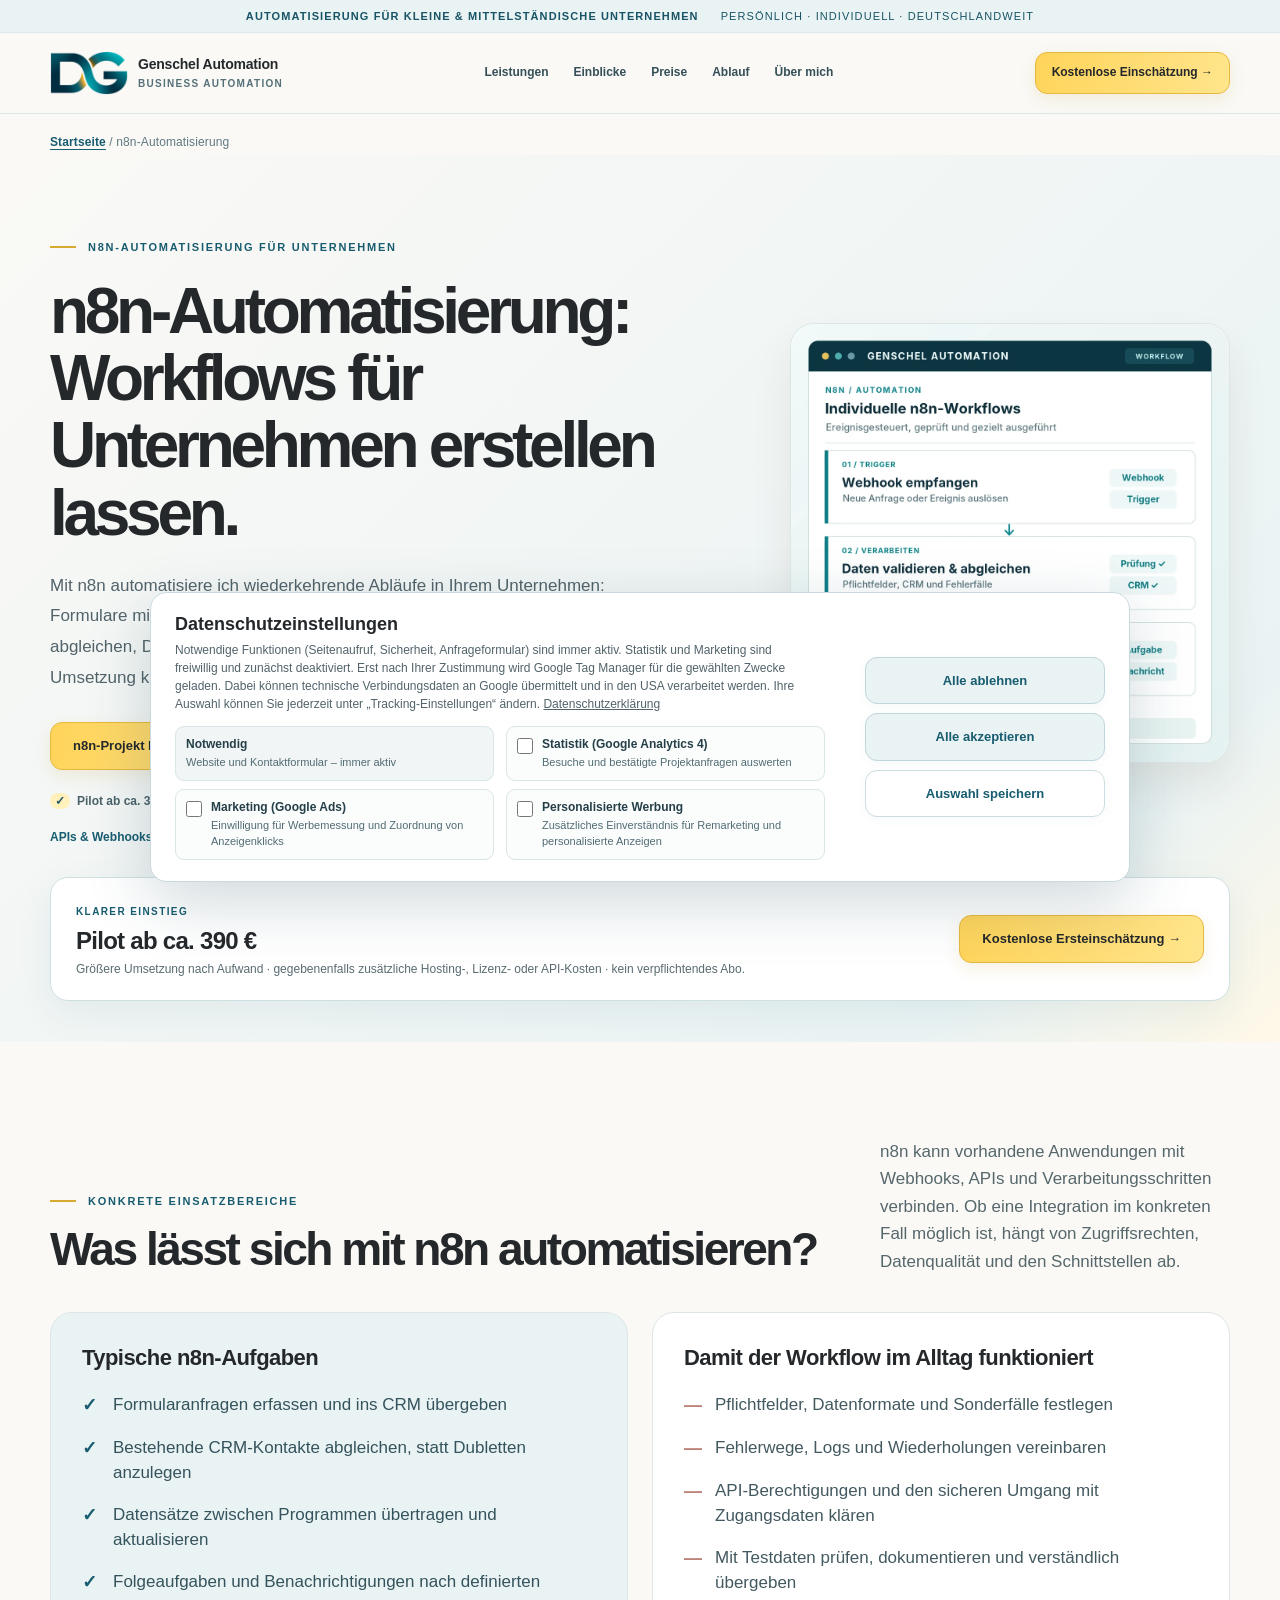
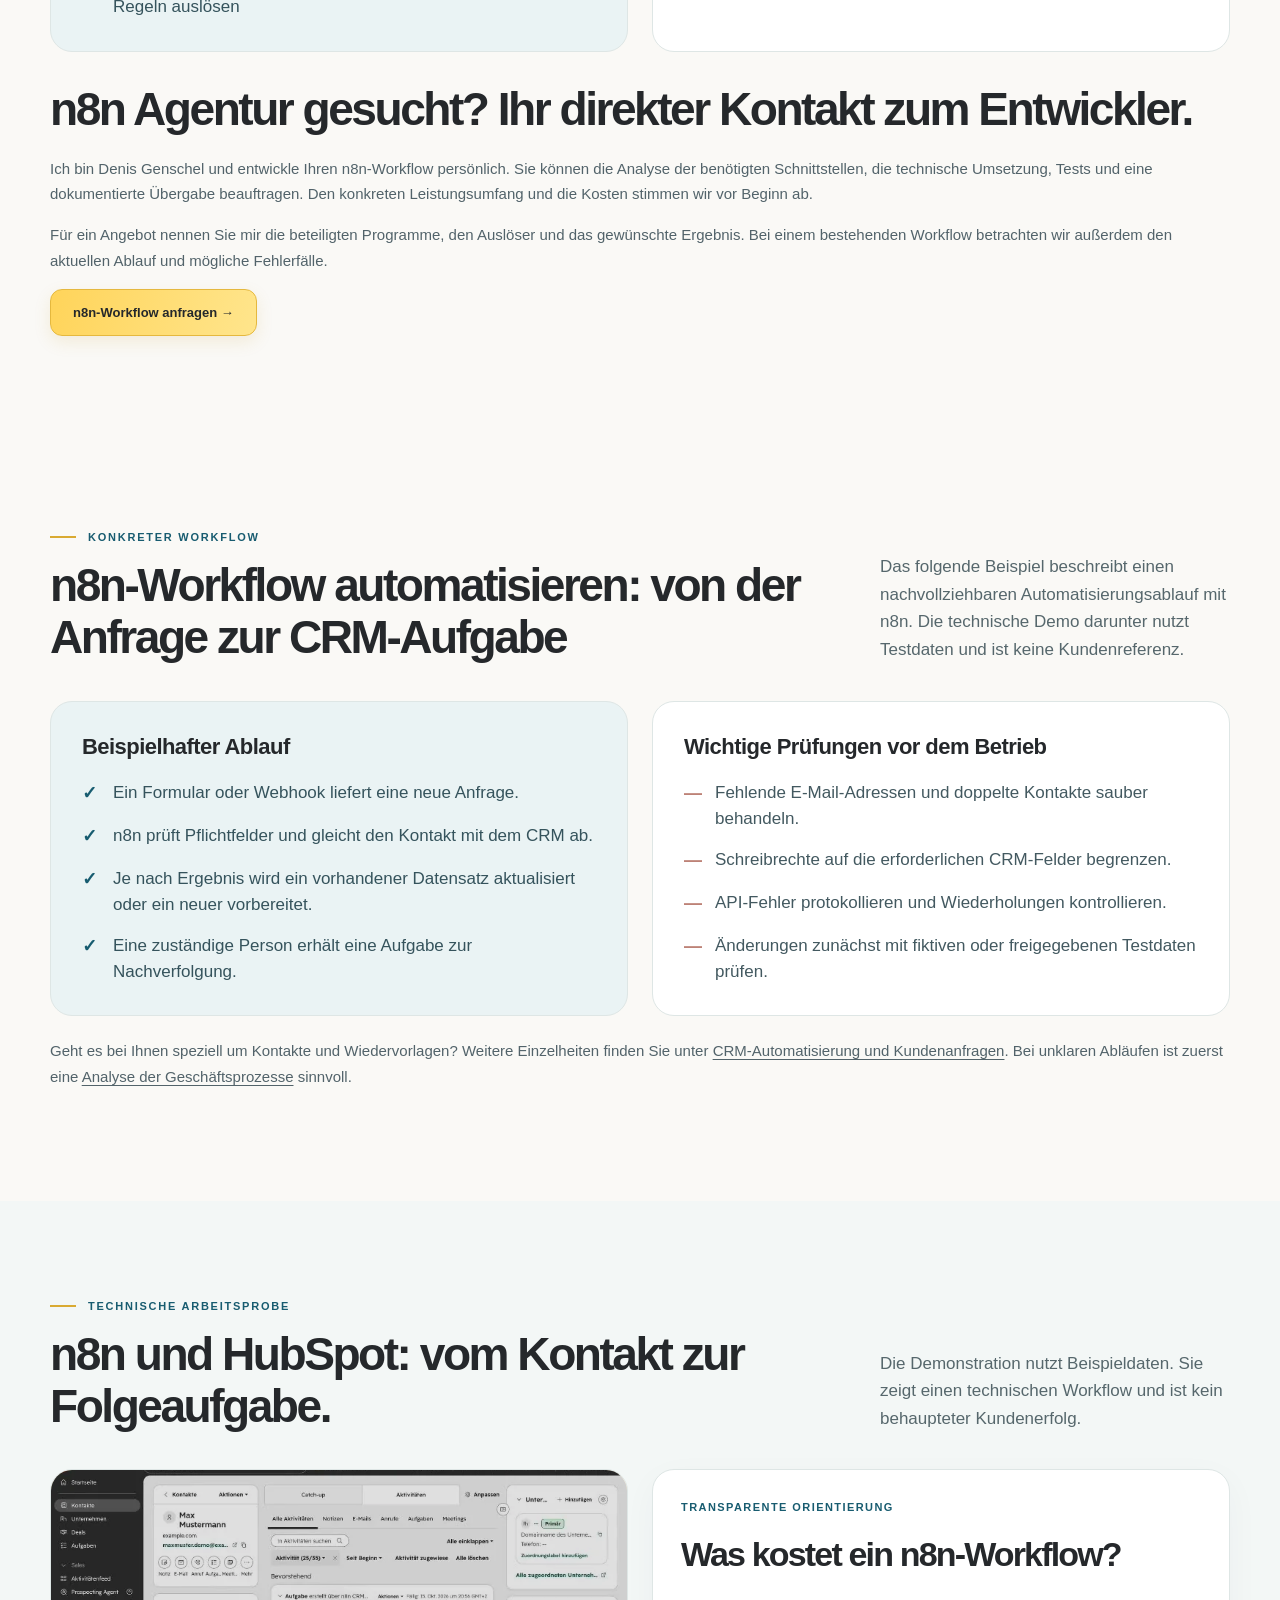
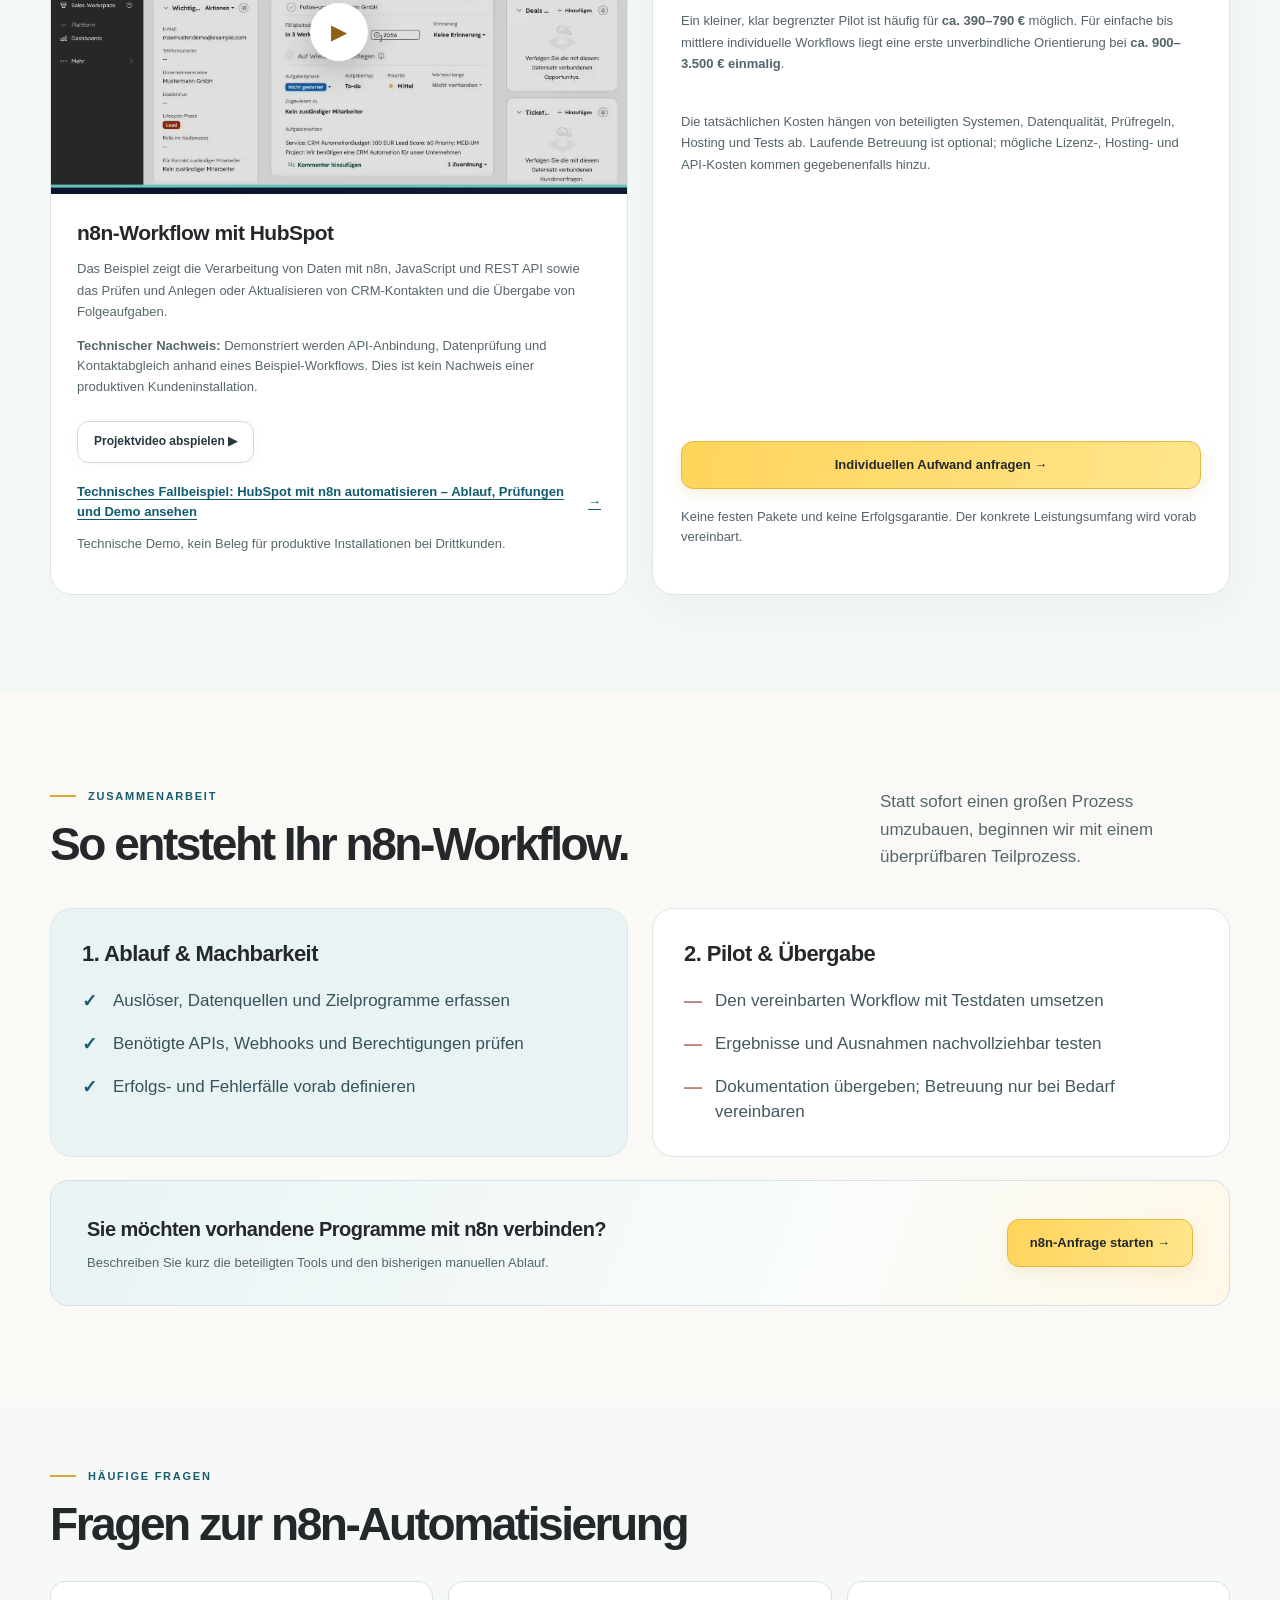
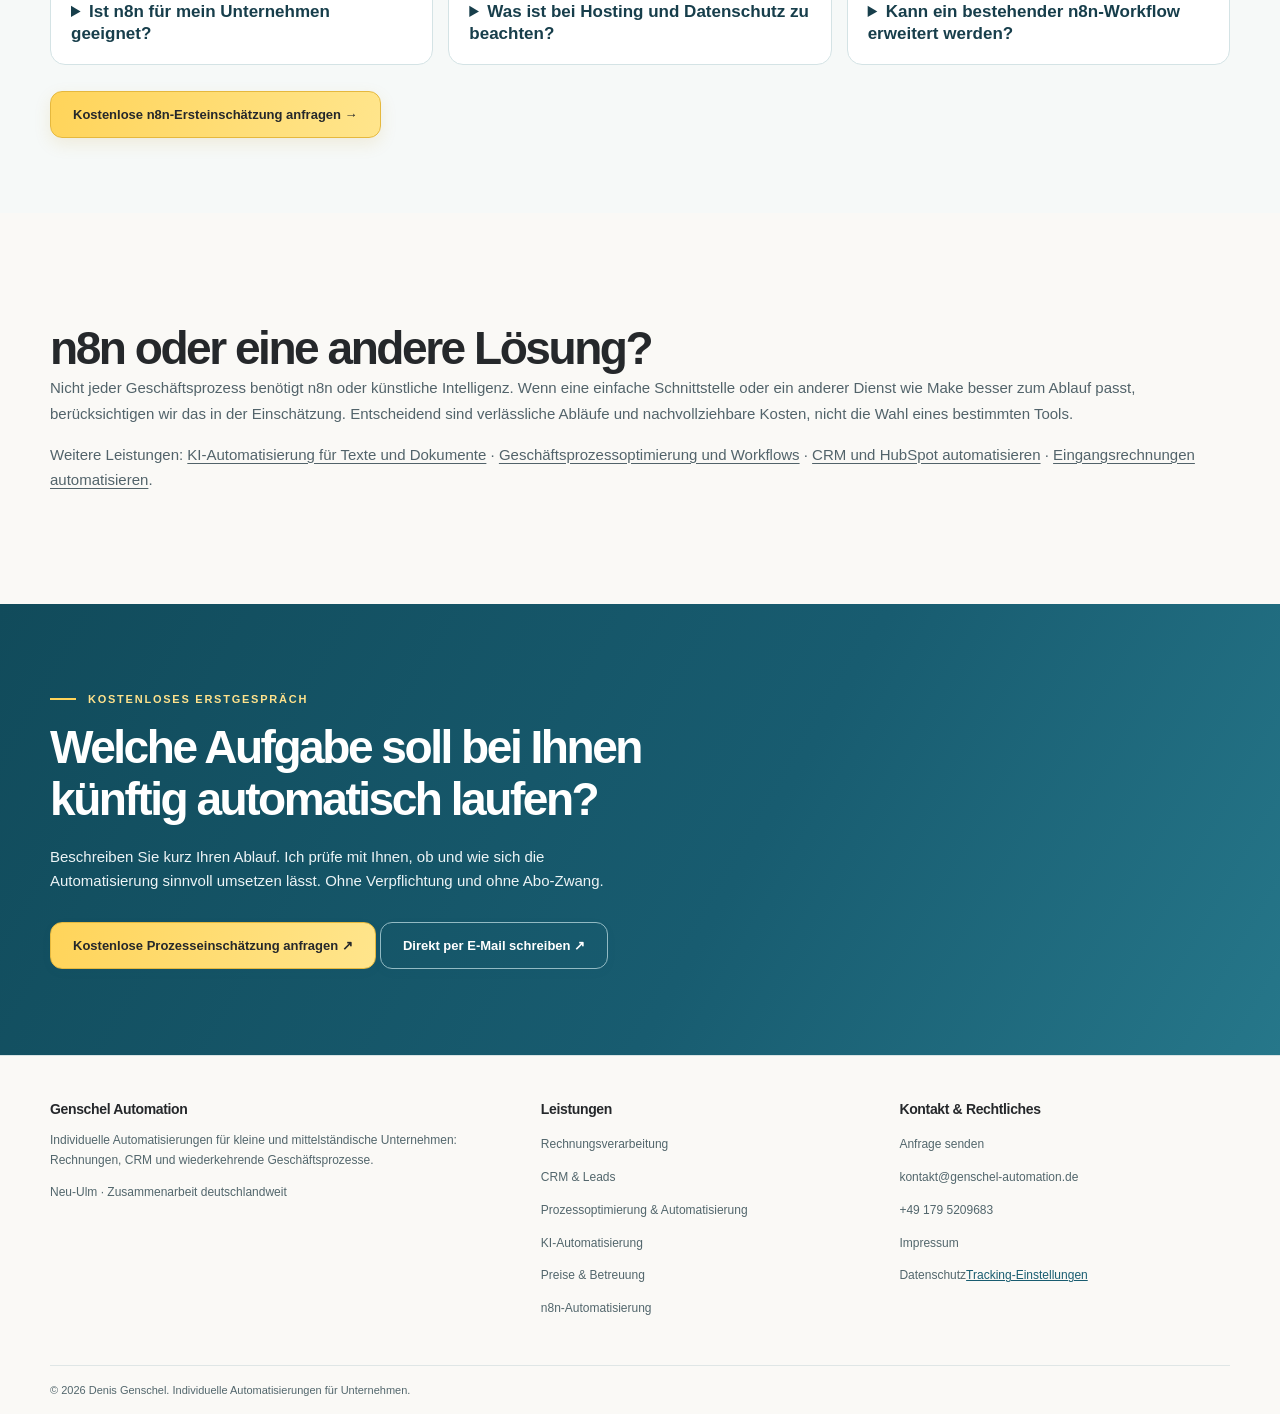
<file: n8n-automatisierung.html>
<!DOCTYPE html>
<html lang="de"><head><meta charset="utf-8"/><meta content="width=device-width,initial-scale=1" name="viewport"/><meta content="#FAF9F6" name="theme-color"/><title>n8n Automatisierung für Unternehmen | Genschel Automation</title><meta content="n8n-Workflows erstellen lassen: CRM, HubSpot und APIs verbinden, Routineaufgaben automatisieren. Mit Fehlerbehandlung, Tests und Pilot ab ca. 390 €." name="description"/><meta content="website" property="og:type"/><meta content="n8n Automatisierung für Unternehmen | Genschel Automation" property="og:title"/><meta content="n8n-Workflows erstellen lassen: CRM, HubSpot und APIs verbinden, Routineaufgaben automatisieren. Mit Fehlerbehandlung, Tests und Pilot ab ca. 390 €." property="og:description"/><link href="assets/style.css?v=8.1-consent-v6" rel="stylesheet"/><script defer="" src="assets/config.js?v=7.1-ga4-consent1"></script><script defer="" src="assets/privacy.js?v=8.1-consent-v6"></script><script defer="" src="assets/app.js?v=7.1-formspree-success1"></script><link href="https://genschel-automation.de/n8n-automatisierung.html" rel="canonical"/><link href="/favicon.ico" rel="icon" sizes="16x16 32x32 48x48 64x64 128x128 256x256" type="image/x-icon"/><link href="/favicon.png" rel="icon" sizes="256x256" type="image/png"/><meta content="de_DE" property="og:locale"/><meta content="Genschel Automation" property="og:site_name"/><meta content="https://genschel-automation.de/n8n-automatisierung.html" property="og:url"/><meta content="https://genschel-automation.de/assets/social-preview.webp" property="og:image"/><meta content="1200" property="og:image:width"/><meta content="630" property="og:image:height"/><meta content="summary_large_image" name="twitter:card"/><meta content="n8n Automatisierung für Unternehmen | Genschel Automation" name="twitter:title"/><meta content="n8n-Workflows erstellen lassen: CRM, HubSpot und APIs verbinden, Routineaufgaben automatisieren. Mit Fehlerbehandlung, Tests und Pilot ab ca. 390 €." name="twitter:description"/><meta content="https://genschel-automation.de/assets/social-preview.webp" name="twitter:image"/><meta content="index, follow, max-image-preview:large" name="robots"/><script type="application/ld+json">[{"@context":"https://schema.org","@type":"ProfessionalService","@id":"https://genschel-automation.de/#unternehmen","name":"Genschel Automation","url":"https://genschel-automation.de/","image":"https://genschel-automation.de/assets/social-preview.webp","logo":"https://genschel-automation.de/assets/dg-logo.png","email":"kontakt@genschel-automation.de","telephone":"+49 179 5209683","description":"Individuelle KI- und Geschäftsprozessautomatisierung für kleine und mittlere Unternehmen in Deutschland.","address":{"@type":"PostalAddress","streetAddress":"Schillerstraße 22","postalCode":"89231","addressLocality":"Neu-Ulm","addressCountry":"DE"},"areaServed":{"@type":"Country","name":"Deutschland"},"hasOfferCatalog":{"@type":"OfferCatalog","name":"Automatisierungsdienstleistungen","itemListElement":[{"@type":"OfferCatalog","name":"Rechnungsverarbeitung automatisieren"},{"@type":"OfferCatalog","name":"CRM- und Kundenanfragen automatisieren"},{"@type":"OfferCatalog","name":"Individuelle Geschäftsprozessautomatisierung"}]},"alternateName":"Denis Genschel – Business Automation"},{"@context":"https://schema.org","@type":"WebSite","@id":"https://genschel-automation.de/#website","name":"Genschel Automation","url":"https://genschel-automation.de/","inLanguage":"de-DE","alternateName":"Denis Genschel – Business Automation"},{"@context":"https://schema.org","@type":"WebPage","@id":"https://genschel-automation.de/n8n-automatisierung.html#webpage","url":"https://genschel-automation.de/n8n-automatisierung.html","name":"n8n Automatisierung für Unternehmen | Genschel Automation","description":"n8n-Workflows erstellen lassen: CRM, HubSpot und APIs verbinden, Routineaufgaben automatisieren. Mit Fehlerbehandlung, Tests und Pilot ab ca. 390 €.","inLanguage":"de-DE","isPartOf":{"@id":"https://genschel-automation.de/#website"}},{"@context":"https://schema.org","@type":"Service","@id":"https://genschel-automation.de/n8n-automatisierung.html#service","name":"n8n-Automatisierung für Unternehmen","serviceType":"n8n-Workflows entwickeln und bestehende Systeme integrieren","description":"Individuelle n8n-Workflow-Entwicklung für CRM, Datenübertragung und wiederkehrende Büroprozesse mit APIs und Webhooks.","url":"https://genschel-automation.de/n8n-automatisierung.html","provider":{"@id":"https://genschel-automation.de/#unternehmen"},"areaServed":{"@type":"Country","name":"Deutschland"}},{"@context":"https://schema.org","@type":"BreadcrumbList","itemListElement":[{"@type":"ListItem","position":1,"name":"Startseite","item":"https://genschel-automation.de/"},{"@type":"ListItem","position":2,"name":"n8n-Automatisierung","item":"https://genschel-automation.de/n8n-automatisierung.html"}]}]</script><link href="assets/seo-pages.css?v=2026-11-06" rel="stylesheet"/><style>.case-study-ref{margin:18px 0 12px}.case-study-link{display:inline-flex;align-items:center;gap:.45em;color:#125c70;font-weight:750;text-decoration:underline;text-underline-offset:.24em;line-height:1.55}.case-study-link:hover{color:#0c4051}</style></head><body><a class="skip" href="#main">Zum Inhalt springen</a><div class="topline"><div class="container"><b>Automatisierung für kleine &amp; mittelständische Unternehmen</b><span>Persönlich · Individuell · Deutschlandweit</span></div></div><header class="nav-wrap"><div class="container nav-inner"><a aria-label="Genschel Automation – Startseite" class="brand" href="/"><span aria-hidden="true" class="brand-mark"><img alt="" height="50" role="presentation" src="assets/dg-logo.png" width="88"/></span><span class="brand-name">Genschel Automation<small>Business Automation</small></span></a><nav aria-label="Hauptnavigation" class="nav-links" id="navLinks"><a href="/#leistungen">Leistungen</a><a href="/#projekte">Einblicke</a><a href="/#preise">Preise</a><a href="/#ablauf">Ablauf</a><a href="/#ueber-mich">Über mich</a></nav><a class="btn primary small" href="anfrage.html?leistung=n8n">Kostenlose Einschätzung →</a><button aria-controls="navLinks" aria-expanded="false" class="menu" id="menuBtn" type="button">Menü ☰</button></div></header><main id="main"><nav aria-label="Brotkrumennavigation" class="breadcrumbs container"><a href="/">Startseite</a> / n8n-Automatisierung</nav>
<section class="subhero"><div class="container grid"><div><div class="eyebrow">N8N-AUTOMATISIERUNG FÜR UNTERNEHMEN</div><h1>n8n-Automatisierung: Workflows für Unternehmen erstellen lassen.</h1><p class="lead">Mit n8n automatisiere ich wiederkehrende Abläufe in Ihrem Unternehmen: Formulare mit HubSpot oder anderen CRM-Systemen verbinden, Kontakte abgleichen, Daten über APIs übertragen und Folgeaufgaben auslösen. Vor der Umsetzung klären wir Schnittstellen, Berechtigungen und Fehlerfälle.</p><div class="cta-line"><a class="btn primary" href="anfrage.html?leistung=n8n">n8n-Projekt kostenlos besprechen →</a><a class="btn" href="#n8n-demo">Technische n8n-Demo ansehen ↓</a></div><div class="assurances"><span>Pilot ab ca. 390 €</span><span>Individuelle Umsetzung</span><span>Persönlicher Ansprechpartner</span></div><p class="subhero-trust">APIs &amp; Webhooks · Prüfschritte · Fehlerbehandlung · Dokumentation</p></div><div class="aside-visual" style="padding:0;overflow:hidden"><img alt="Beispiel eines n8n-Workflows: Webhook empfangen, Daten prüfen und mit dem CRM abgleichen und automatisch eine Folgeaufgabe erstellen." decoding="async" fetchpriority="high" height="1120" src="assets/hero-n8n-workflow.webp" style="display:block;width:100%;height:auto;border-radius:22px" width="1120"/></div></div><div class="landing-price-cue"><div><span class="landing-price-label">KLARER EINSTIEG</span><strong>Pilot ab ca. 390 €</strong><p>Größere Umsetzung nach Aufwand · gegebenenfalls zusätzliche Hosting-, Lizenz- oder API-Kosten · kein verpflichtendes Abo.</p></div><a class="btn primary" href="anfrage.html?leistung=n8n">Kostenlose Ersteinschätzung →</a></div></section>
<section class="section"><div class="container"><div class="section-head"><div><div class="eyebrow">Konkrete Einsatzbereiche</div><h2>Was lässt sich mit n8n automatisieren?</h2></div><p>n8n kann vorhandene Anwendungen mit Webhooks, APIs und Verarbeitungsschritten verbinden. Ob eine Integration im konkreten Fall möglich ist, hängt von Zugriffsrechten, Datenqualität und den Schnittstellen ab.</p></div><div class="comparison"><div class="compare after"><h3>Typische n8n-Aufgaben</h3><ul><li>Formularanfragen erfassen und ins CRM übergeben</li><li>Bestehende CRM-Kontakte abgleichen, statt Dubletten anzulegen</li><li>Datensätze zwischen Programmen übertragen und aktualisieren</li><li>Folgeaufgaben und Benachrichtigungen nach definierten Regeln auslösen</li></ul></div><div class="compare"><h3>Damit der Workflow im Alltag funktioniert</h3><ul><li>Pflichtfelder, Datenformate und Sonderfälle festlegen</li><li>Fehlerwege, Logs und Wiederholungen vereinbaren</li><li>API-Berechtigungen und den sicheren Umgang mit Zugangsdaten klären</li><li>Mit Testdaten prüfen, dokumentieren und verständlich übergeben</li></ul></div></div><div style="margin-top:32px"><h2>n8n Agentur gesucht? Ihr direkter Kontakt zum Entwickler.</h2><p class="sub" style="margin-top:20px">Ich bin Denis Genschel und entwickle Ihren n8n-Workflow persönlich. Sie können die Analyse der benötigten Schnittstellen, die technische Umsetzung, Tests und eine dokumentierte Übergabe beauftragen. Den konkreten Leistungsumfang und die Kosten stimmen wir vor Beginn ab.</p><p class="sub">Für ein Angebot nennen Sie mir die beteiligten Programme, den Auslöser und das gewünschte Ergebnis. Bei einem bestehenden Workflow betrachten wir außerdem den aktuellen Ablauf und mögliche Fehlerfälle.</p><a class="btn primary" href="anfrage.html?leistung=n8n">n8n-Workflow anfragen →</a></div></div></section>
<section class="section" id="n8n-workflow-beispiel"><div class="container"><div class="section-head"><div><div class="eyebrow">Konkreter Workflow</div><h2>n8n-Workflow automatisieren: von der Anfrage zur CRM-Aufgabe</h2></div><p>Das folgende Beispiel beschreibt einen nachvollziehbaren Automatisierungsablauf mit n8n. Die technische Demo darunter nutzt Testdaten und ist keine Kundenreferenz.</p></div><div class="comparison"><div class="compare after"><h3>Beispielhafter Ablauf</h3><ul><li>Ein Formular oder Webhook liefert eine neue Anfrage.</li><li>n8n prüft Pflichtfelder und gleicht den Kontakt mit dem CRM ab.</li><li>Je nach Ergebnis wird ein vorhandener Datensatz aktualisiert oder ein neuer vorbereitet.</li><li>Eine zuständige Person erhält eine Aufgabe zur Nachverfolgung.</li></ul></div><div class="compare"><h3>Wichtige Prüfungen vor dem Betrieb</h3><ul><li>Fehlende E-Mail-Adressen und doppelte Kontakte sauber behandeln.</li><li>Schreibrechte auf die erforderlichen CRM-Felder begrenzen.</li><li>API-Fehler protokollieren und Wiederholungen kontrollieren.</li><li>Änderungen zunächst mit fiktiven oder freigegebenen Testdaten prüfen.</li></ul></div></div><p class="sub" style="margin-top:22px">Geht es bei Ihnen speziell um Kontakte und Wiedervorlagen? Weitere Einzelheiten finden Sie unter <a href="crm-automatisieren.html">CRM-Automatisierung und Kundenanfragen</a>. Bei unklaren Abläufen ist zuerst eine <a href="prozesse-automatisieren.html">Analyse der Geschäftsprozesse</a> sinnvoll.</p></div></section>
<section class="section alt" id="n8n-demo"><div class="container"><div class="section-head"><div><div class="eyebrow">Technische Arbeitsprobe</div><h2>n8n und HubSpot: vom Kontakt zur Folgeaufgabe.</h2></div><p>Die Demonstration nutzt Beispieldaten. Sie zeigt einen technischen Workflow und ist kein behaupteter Kundenerfolg.</p></div><div class="work-grid"><article class="work-card"><button class="work-media" data-title="n8n und HubSpot – technische Demonstration" data-video="https://pub-75876f06dc7c417a906c024fb928b8fb.r2.dev/crm-demo.mp4" type="button"><img alt="n8n-Workflow mit HubSpot CRM – Demonstration mit Beispieldaten" loading="lazy" src="assets/crm-detail.webp"/><span aria-hidden="true" class="play-round">▶</span></button><div class="work-body"><h3>n8n-Workflow mit HubSpot</h3><p>Das Beispiel zeigt die Verarbeitung von Daten mit n8n, JavaScript und REST API sowie das Prüfen und Anlegen oder Aktualisieren von CRM-Kontakten und die Übergabe von Folgeaufgaben.</p><p class="smallprint"><strong>Technischer Nachweis:</strong> Demonstriert werden API-Anbindung, Datenprüfung und Kontaktabgleich anhand eines Beispiel-Workflows. Dies ist kein Nachweis einer produktiven Kundeninstallation.</p><button class="btn small" data-title="n8n und HubSpot – technische Demonstration" data-video="https://pub-75876f06dc7c417a906c024fb928b8fb.r2.dev/crm-demo.mp4" type="button">Projektvideo abspielen ▶</button><p class="case-study-ref"><a class="case-study-link" href="n8n-hubspot-automatisierung.html">Technisches Fallbeispiel: HubSpot mit n8n automatisieren – Ablauf, Prüfungen und Demo ansehen <span aria-hidden="true">→</span></a></p><p class="smallprint">Technische Demo, kein Beleg für produktive Installationen bei Drittkunden.</p></div></article><div class="price-box"><span class="price-top">Transparente Orientierung</span><h2 style="font-size:34px;margin:19px 0">Was kostet ein n8n-Workflow?</h2><p>Ein kleiner, klar begrenzter Pilot ist häufig für <strong>ca. 390–790 €</strong> möglich. Für einfache bis mittlere individuelle Workflows liegt eine erste unverbindliche Orientierung bei <strong>ca. 900–3.500 € einmalig</strong>.</p><p>Die tatsächlichen Kosten hängen von beteiligten Systemen, Datenqualität, Prüfregeln, Hosting und Tests ab. Laufende Betreuung ist optional; mögliche Lizenz-, Hosting- und API-Kosten kommen gegebenenfalls hinzu.</p><a class="btn primary" href="anfrage.html?leistung=n8n">Individuellen Aufwand anfragen →</a><p class="smallprint">Keine festen Pakete und keine Erfolgsgarantie. Der konkrete Leistungsumfang wird vorab vereinbart.</p></div></div></div></section>
<section class="section"><div class="container"><div class="section-head"><div><div class="eyebrow">Zusammenarbeit</div><h2>So entsteht Ihr n8n-Workflow.</h2></div><p>Statt sofort einen großen Prozess umzubauen, beginnen wir mit einem überprüfbaren Teilprozess.</p></div><div class="comparison"><div class="compare after"><h3>1. Ablauf &amp; Machbarkeit</h3><ul><li>Auslöser, Datenquellen und Zielprogramme erfassen</li><li>Benötigte APIs, Webhooks und Berechtigungen prüfen</li><li>Erfolgs- und Fehlerfälle vorab definieren</li></ul></div><div class="compare"><h3>2. Pilot &amp; Übergabe</h3><ul><li>Den vereinbarten Workflow mit Testdaten umsetzen</li><li>Ergebnisse und Ausnahmen nachvollziehbar testen</li><li>Dokumentation übergeben; Betreuung nur bei Bedarf vereinbaren</li></ul></div></div><div class="mid-cta"><div><strong>Sie möchten vorhandene Programme mit n8n verbinden?</strong><p>Beschreiben Sie kurz die beteiligten Tools und den bisherigen manuellen Ablauf.</p></div><a class="btn primary" href="anfrage.html?leistung=n8n">n8n-Anfrage starten →</a></div></div></section>
<section class="section seo-faq" id="fragen"><div class="container"><div class="eyebrow">Häufige Fragen</div><h2>Fragen zur n8n-Automatisierung</h2><div class="seo-faq-grid"><details class="seo-faq-entry"><summary>Ist n8n für mein Unternehmen geeignet?</summary><p>n8n eignet sich vor allem für wiederkehrende Abläufe mit klaren Eingaben, Regeln und verfügbaren Schnittstellen. Vor einer Zusage prüfe ich, ob Ihre Programme technisch verbunden werden können und ob sich der Aufwand lohnt.</p></details><details class="seo-faq-entry"><summary>Was ist bei Hosting und Datenschutz zu beachten?</summary><p>Wir klären im Projekt, wo n8n betrieben werden soll, welche Daten verarbeitet werden, wer Zugriff benötigt und welche Verträge oder Schutzmaßnahmen erforderlich sind. Eine bestimmte Hosting- oder Datenschutzkonformität wird nicht pauschal versprochen.</p></details><details class="seo-faq-entry"><summary>Kann ein bestehender n8n-Workflow erweitert werden?</summary><p>Grundsätzlich ja, wenn Zugriff, Dokumentation und die nötigen Berechtigungen vorhanden sind. Zuerst prüfe ich den bestehenden Ablauf und seine Fehlerfälle, bevor Änderungen angeboten werden.</p></details></div><a class="btn primary" href="anfrage.html?leistung=n8n">Kostenlose n8n-Ersteinschätzung anfragen →</a></div></section>
<section class="section"><div class="container"><h2>n8n oder eine andere Lösung?</h2><p class="sub">Nicht jeder Geschäftsprozess benötigt n8n oder künstliche Intelligenz. Wenn eine einfache Schnittstelle oder ein anderer Dienst wie Make besser zum Ablauf passt, berücksichtigen wir das in der Einschätzung. Entscheidend sind verlässliche Abläufe und nachvollziehbare Kosten, nicht die Wahl eines bestimmten Tools.</p><p class="sub">Weitere Leistungen: <a href="ki-automatisierung.html">KI-Automatisierung für Texte und Dokumente</a> · <a href="prozesse-automatisieren.html">Geschäftsprozessoptimierung und Workflows</a> · <a href="crm-automatisieren.html">CRM und HubSpot automatisieren</a> · <a href="rechnungen-automatisieren.html">Eingangsrechnungen automatisieren</a>.</p></div></section>
</main><section class="closing"><div class="container"><div class="eyebrow">Kostenloses Erstgespräch</div><h2>Welche Aufgabe soll bei Ihnen künftig automatisch laufen?</h2><p>Beschreiben Sie kurz Ihren Ablauf. Ich prüfe mit Ihnen, ob und wie sich die Automatisierung sinnvoll umsetzen lässt. Ohne Verpflichtung und ohne Abo-Zwang.</p><a class="btn cream" href="anfrage.html?leistung=n8n">Kostenlose Prozesseinschätzung anfragen ↗</a> <a class="btn" href="mailto:kontakt@genschel-automation.de?subject=Anfrage%20Business%20Automation">Direkt per E-Mail schreiben ↗</a></div></section><footer class="footer"><div class="container foot-grid"><div><h3>Genschel Automation</h3><p>Individuelle Automatisierungen für kleine und mittelständische Unternehmen: Rechnungen, CRM und wiederkehrende Geschäftsprozesse.</p><p>Neu-Ulm · Zusammenarbeit deutschlandweit</p></div><div><h3>Leistungen</h3><ul><li><a href="rechnungen-automatisieren.html">Rechnungsverarbeitung</a></li><li><a href="crm-automatisieren.html">CRM &amp; Leads</a></li><li><a href="prozesse-automatisieren.html">Prozessoptimierung &amp; Automatisierung</a></li><li><a href="ki-automatisierung.html">KI-Automatisierung</a></li><li><a href="/#preise">Preise &amp; Betreuung</a></li><li><a href="n8n-automatisierung.html">n8n-Automatisierung</a></li></ul></div><div><h3>Kontakt &amp; Rechtliches</h3><ul><li><a href="anfrage.html?leistung=n8n">Anfrage senden</a></li><li><a href="mailto:kontakt@genschel-automation.de">kontakt@genschel-automation.de</a></li><li><a href="tel:+491795209683">+49 179 5209683</a></li><li><a href="impressum.html">Impressum</a></li><li><a href="datenschutz.html">Datenschutz</a><button class="privacy-settings-link" data-privacy-settings="" type="button">Tracking-Einstellungen</button></li></ul></div></div><div class="container copyright">© <span data-year="">2026</span> Denis Genschel. Individuelle Automatisierungen für Unternehmen.</div></footer><div class="mobile-cta"><a class="btn primary" href="anfrage.html?leistung=n8n">Kostenlose Prozesseinschätzung anfragen →</a></div><dialog aria-labelledby="videoTitle" class="video-dialog" id="videoDialog"><div class="dialog-bar"><span id="videoTitle">Projekt-Demo</span><button aria-label="Video schließen" class="closeVideo" type="button">×</button></div><div id="videoMount"></div><p>Das Video wird erst nach dem Anklicken von einem externen Anbieter geladen. Datenschutzinformationen finden Sie in der Datenschutzerklärung.</p></dialog></body></html>
</file>
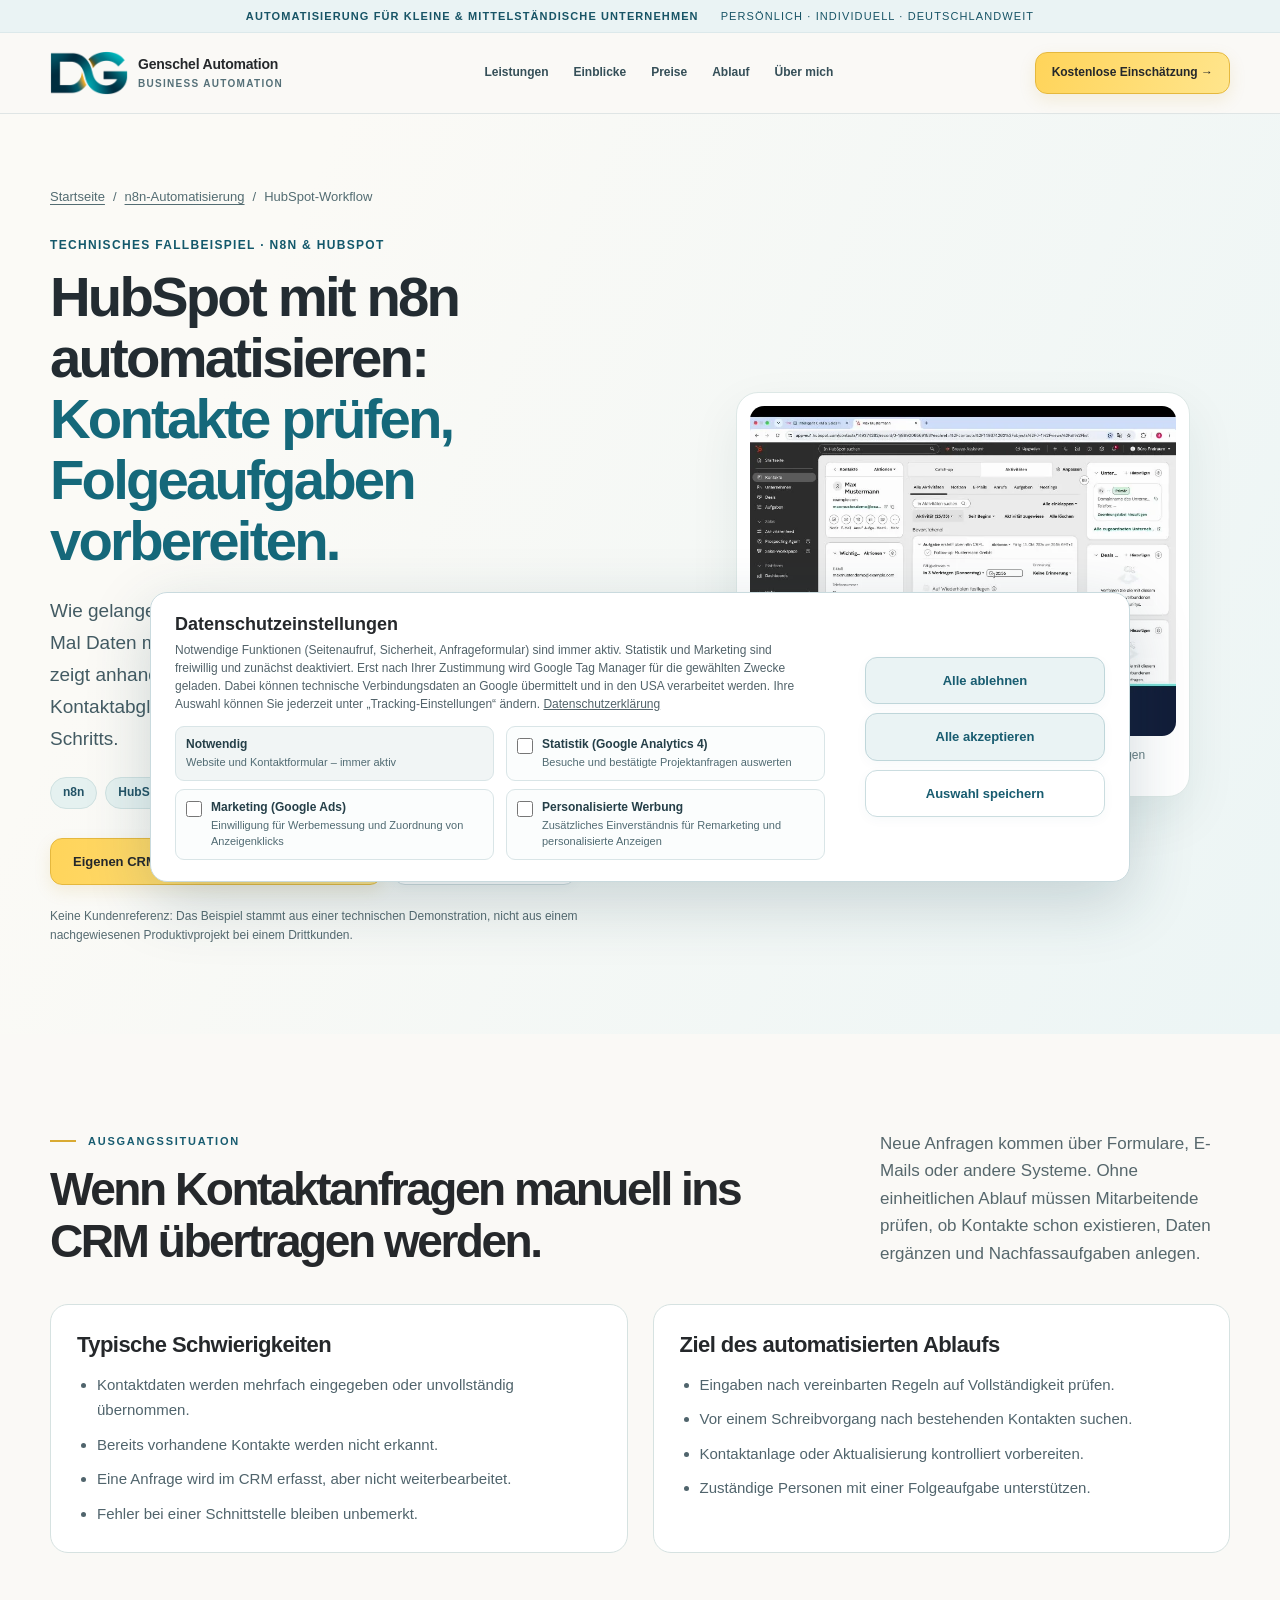
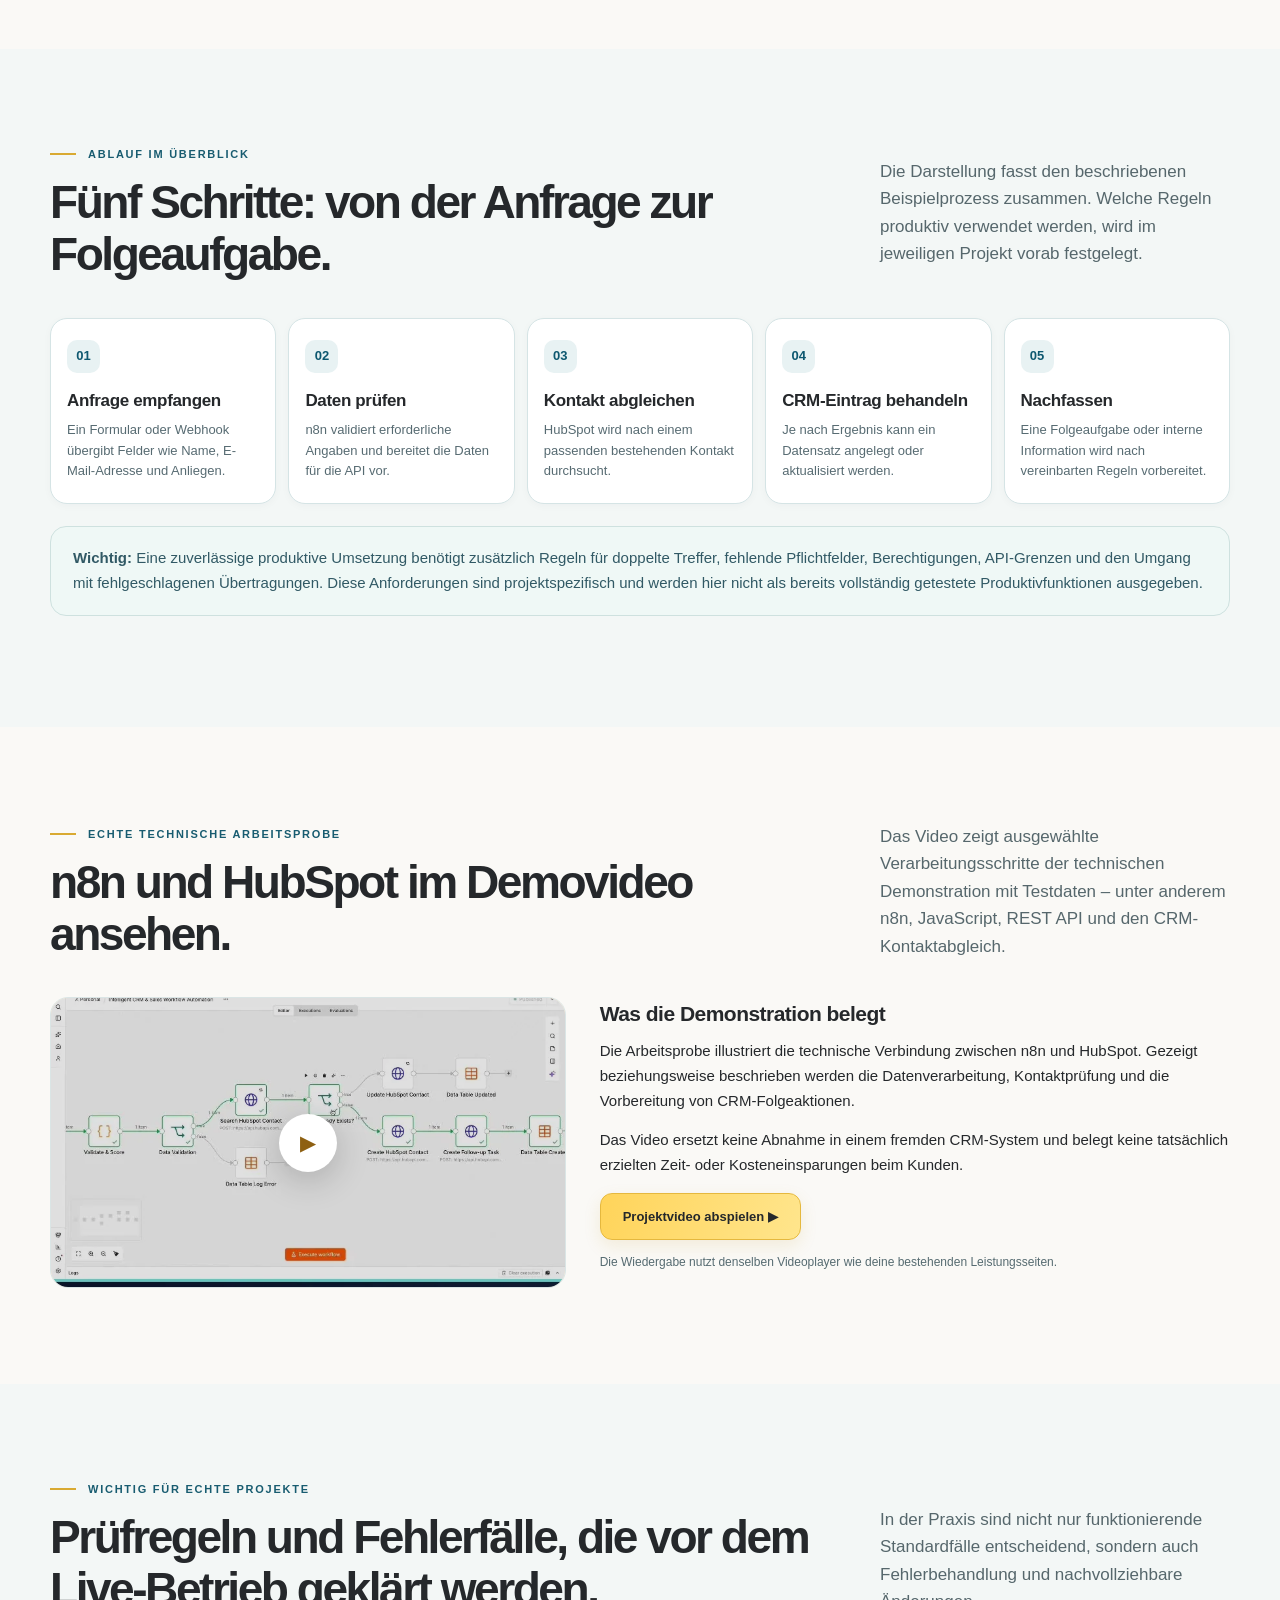
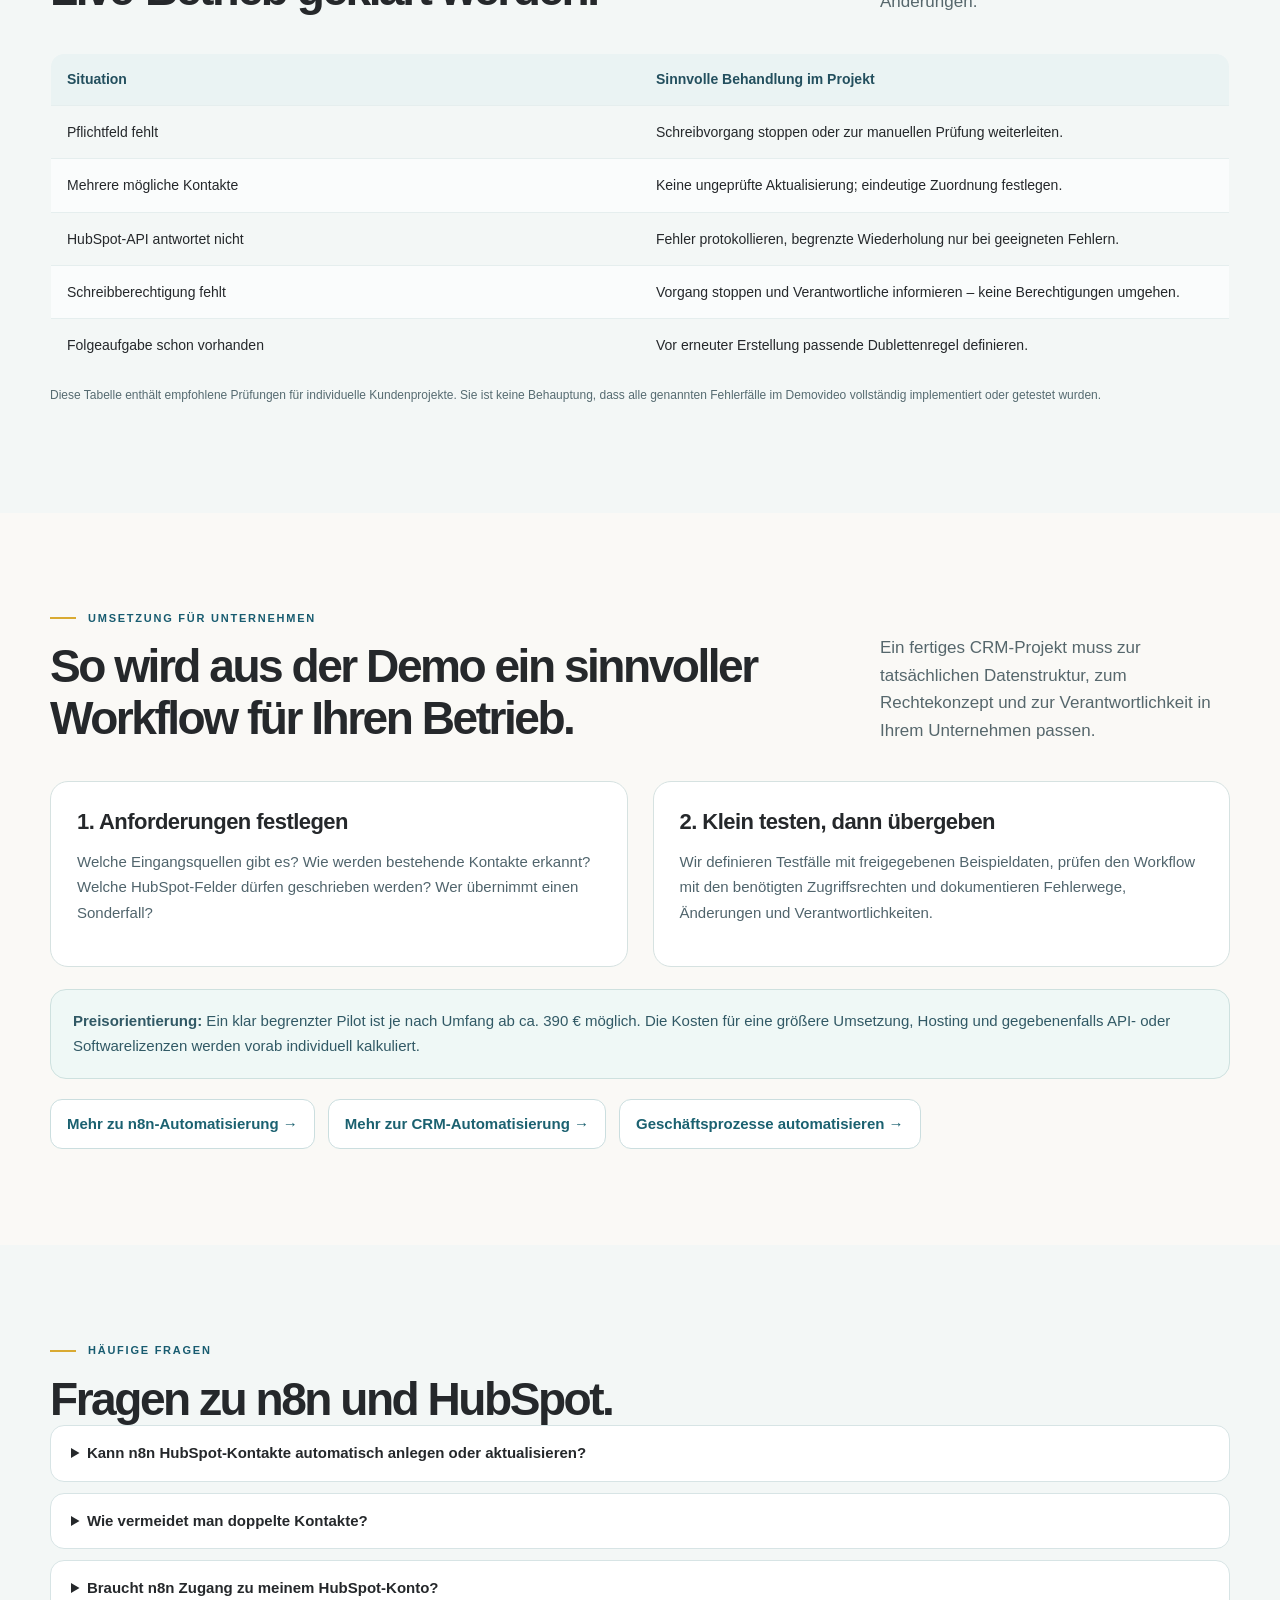
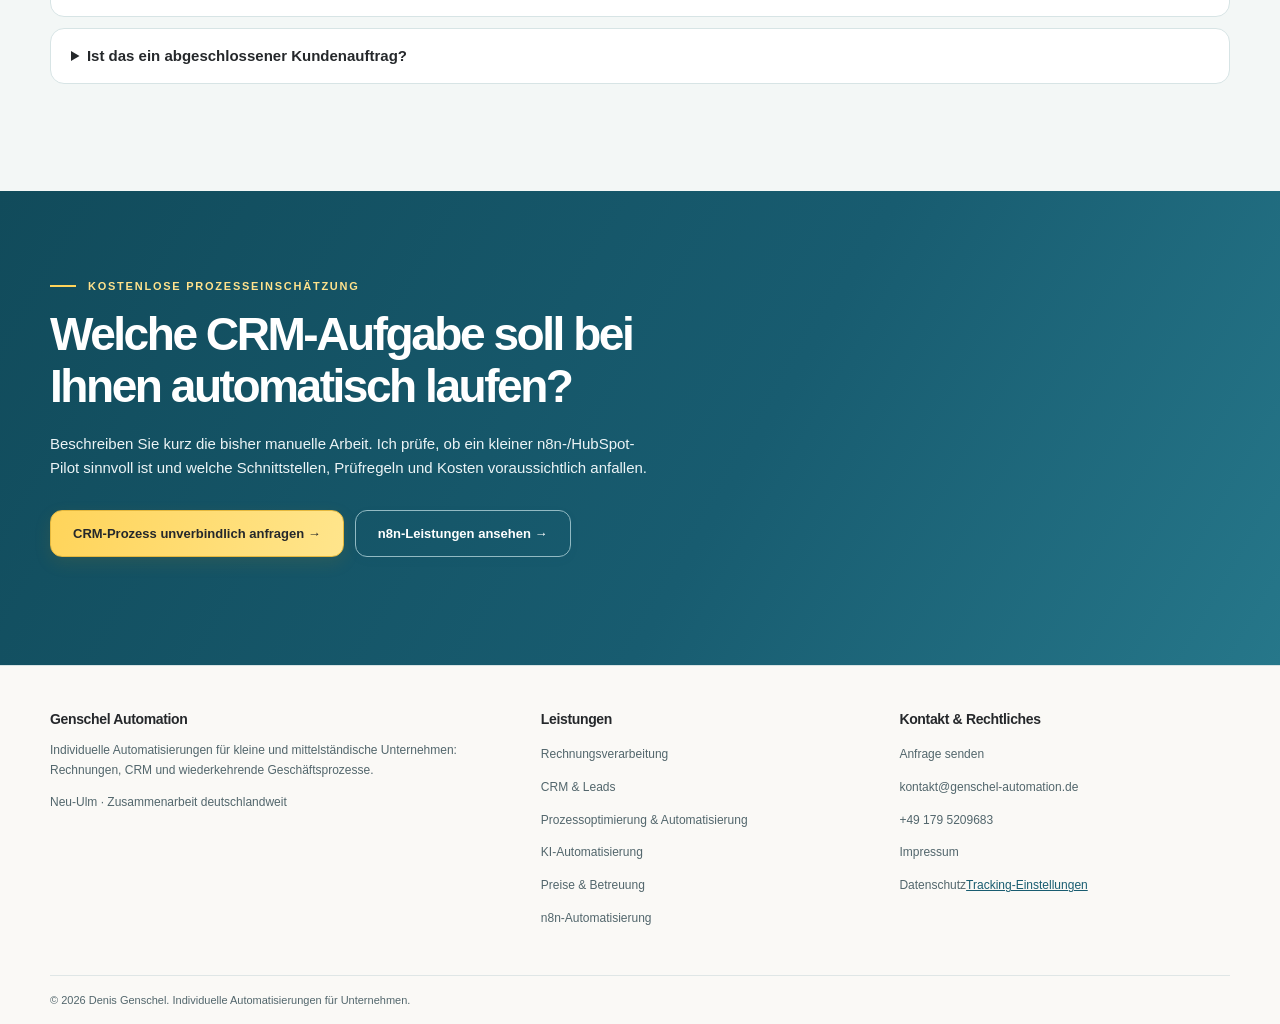
<file: n8n-hubspot-automatisierung.html>
<!DOCTYPE html>
<html lang="de"><head><meta charset="utf-8"/><meta content="width=device-width,initial-scale=1" name="viewport"/><meta content="#FAF9F6" name="theme-color"/><title>HubSpot mit n8n automatisieren | Workflow-Demo</title><meta content="HubSpot mit n8n automatisieren: Technisches Beispiel für Kontaktabgleich, Datenprüfung und Follow-ups. Mit Workflow-Video und Hinweisen zu Fehlerfällen." name="description"/><meta content="index, follow, max-image-preview:large" name="robots"/><link href="https://genschel-automation.de/n8n-hubspot-automatisierung.html" rel="canonical"/><link href="/favicon.ico" rel="icon"/><link href="/favicon.png" rel="icon" type="image/png"/><link href="assets/style.css?v=8.1-consent-v6" rel="stylesheet"/><link href="assets/seo-pages.css?v=2026-11-06" rel="stylesheet"/><meta content="article" property="og:type"/><meta content="de_DE" property="og:locale"/><meta content="Genschel Automation" property="og:site_name"/><meta content="HubSpot mit n8n automatisieren | Workflow-Demo" property="og:title"/><meta content="Technische n8n-/HubSpot-Demo mit Beispieldaten: CRM-Kontakte abgleichen, Folgeaufgaben vorbereiten und Fehlerfälle bedenken." property="og:description"/><meta content="https://genschel-automation.de/n8n-hubspot-automatisierung.html" property="og:url"/><meta content="https://genschel-automation.de/assets/social-preview.webp" property="og:image"/><meta content="summary_large_image" name="twitter:card"/><meta content="HubSpot mit n8n automatisieren | Workflow-Demo" name="twitter:title"/><meta content="Kontaktabgleich und Folgeaufgaben mit n8n und HubSpot – technisches Fallbeispiel mit Testdaten." name="twitter:description"/><meta content="https://genschel-automation.de/assets/social-preview.webp" name="twitter:image"/><script defer="" src="assets/config.js?v=7.1-ga4-consent1"></script><script defer="" src="assets/privacy.js?v=8.1-consent-v6"></script><script defer="" src="assets/app.js?v=7.1-formspree-success1"></script><script type="application/ld+json">[{"@context":"https://schema.org","@type":"BreadcrumbList","itemListElement":[{"@type":"ListItem","position":1,"name":"Startseite","item":"https://genschel-automation.de/"},{"@type":"ListItem","position":2,"name":"n8n-Automatisierung","item":"https://genschel-automation.de/n8n-automatisierung.html"},{"@type":"ListItem","position":3,"name":"HubSpot mit n8n automatisieren","item":"https://genschel-automation.de/n8n-hubspot-automatisierung.html"}]},{"@context":"https://schema.org","@type":"Article","headline":"HubSpot mit n8n automatisieren: Kontaktabgleich und Folgeaufgaben","description":"Technische Demonstration eines n8n-/HubSpot-Workflows mit Testdaten, Kontaktabgleich und Folgeaufgaben.","inLanguage":"de-DE","mainEntityOfPage":{"@type":"WebPage","@id":"https://genschel-automation.de/n8n-hubspot-automatisierung.html"},"author":{"@type":"Person","name":"Denis Genschel"},"publisher":{"@type":"Organization","name":"Genschel Automation","url":"https://genschel-automation.de/"},"datePublished":"2026-11-15"}]</script><style>
:root{--cs-deep:#13586b;--cs-ink:#232c32;--cs-pale:#eff6f5;--cs-gold:#ffd96f}
.case-breadcrumb{display:flex;flex-wrap:wrap;gap:8px;align-items:center;margin:0 0 24px;color:#536c72;font-size:13px}
.case-breadcrumb a{text-decoration:underline;text-underline-offset:3px}
.case-kicker{display:inline-flex;gap:7px;align-items:center;font-size:12px;font-weight:800;letter-spacing:.11em;text-transform:uppercase;color:var(--cs-deep);margin-bottom:12px}
.case-hero{padding:72px 0 76px;background:linear-gradient(115deg,#fbfaf6 20%,#ecf5f5 100%)}
.case-hero-grid{display:grid;grid-template-columns:minmax(0,1.05fr) minmax(0,.95fr);gap:55px;align-items:center}
.case-hero h1{font-size:clamp(37px,4.4vw,66px);line-height:1.08;letter-spacing:-.05em;max-width:870px;margin:0 0 24px;color:var(--cs-ink)}
.case-hero h1 em{font-style:normal;color:#15687a}
.case-hero p.case-intro{font-size:19px;line-height:1.68;color:#435b63;margin:0 0 22px;max-width:690px}
.case-tags{display:flex;flex-wrap:wrap;gap:8px;margin:22px 0 25px}
.case-tags span{background:#e5f1f0;border:1px solid #cfe1e1;border-radius:100px;padding:5px 12px;font-size:12px;font-weight:700;color:#235366}
.case-hero-image{position:relative;border:1px solid #dde8e6;background:#fff;border-radius:22px;padding:13px;box-shadow:0 20px 50px rgba(19,58,69,.08)}
.case-hero-image img{width:100%;height:auto;border-radius:14px}
.case-hero-image figcaption{font-size:12px;color:#667d82;margin:10px 4px 1px;line-height:1.5}
.case-note{border:1px solid #cee1df;background:#eff8f6;padding:19px 22px;border-radius:16px;line-height:1.65;margin-top:22px;color:#315965}
.case-flow{display:grid;grid-template-columns:repeat(5,minmax(0,1fr));gap:12px;margin-top:30px}
.case-step{border:1px solid #d5e4e5;background:#fff;border-radius:17px;padding:21px 16px;box-shadow:0 2px 8px rgba(18,46,58,.03);min-width:0}
.case-num{display:inline-flex;align-items:center;justify-content:center;width:33px;height:33px;background:#e8f2f3;color:#0e5870;border-radius:10px;font-size:13px;font-weight:800;margin-bottom:17px}
.case-step h3{font-size:17px;letter-spacing:-.02em;line-height:1.25;margin:0 0 9px}
.case-step p{font-size:13px;line-height:1.6;color:#576b72;margin:0}
.case-grid{display:grid;grid-template-columns:1fr 1fr;gap:25px;margin-top:27px}
.case-panel{border:1px solid #d6e2e1;border-radius:18px;padding:26px;background:#fff}
.case-panel h3{font-size:22px;line-height:1.25;margin:0 0 13px}
.case-panel p,.case-panel li{line-height:1.7;color:#50646c}
.case-panel ul{padding-left:20px;margin:0}
.case-panel li+li{margin-top:9px}
.case-demo{display:grid;grid-template-columns:minmax(0,.9fr) minmax(0,1.1fr);gap:34px;align-items:center}
.case-demo-visual{border-radius:18px;overflow:hidden;border:1px solid #dae5e5;background:#fff}
.case-demo-visual img{width:100%}
.case-demo-visual button{width:100%;border-radius:0}
.case-legend{font-size:12px;line-height:1.6;color:#566b71;margin-top:13px}
.case-checks{width:100%;border-collapse:collapse;table-layout:fixed;margin-top:22px;border:1px solid #d8e5e4;border-radius:14px;overflow:hidden;font-size:14px}
.case-checks th{background:#eaf3f3;text-align:left;color:#234f5e;padding:14px 16px}
.case-checks td{vertical-align:top;border-top:1px solid #e5eeee;padding:15px 16px;line-height:1.6}
.case-checks tr:nth-child(even) td{background:#fafcfc}
.case-related{display:flex;flex-wrap:wrap;gap:13px;margin-top:20px}
.case-related a{display:inline-block;border:1px solid #cbdedf;border-radius:12px;padding:12px 16px;font-weight:750;color:#1b6170;background:#fff}
.case-related a:hover{background:#eaf4f3}
.case-faq details{border:1px solid #d7e4e5;border-radius:14px;padding:16px 20px;background:#fff;margin-bottom:11px}
.case-faq summary{cursor:pointer;font-weight:800;line-height:1.5}
.case-faq details p{color:#536b71;line-height:1.7;margin:12px 0 0}
@media (max-width:880px){.case-hero-grid,.case-demo{grid-template-columns:1fr;gap:30px}.case-flow{grid-template-columns:repeat(2,minmax(0,1fr))}.case-hero{padding:45px 0 53px}}
@media (max-width:580px){.case-hero h1{font-size:clamp(34px,9vw,46px)}.case-hero p.case-intro{font-size:16px}.case-flow,.case-grid{grid-template-columns:1fr}.case-step{padding:17px}.case-checks{font-size:12px}.case-checks th,.case-checks td{padding:10px 9px}.case-hero-image{padding:9px}.case-demo{gap:18px}.case-breadcrumb{font-size:12px}}
</style></head><body><div class="topline"><div class="container"><b>Automatisierung für kleine &amp; mittelständische Unternehmen</b><span>Persönlich · Individuell · Deutschlandweit</span></div></div><header class="nav-wrap"><div class="container nav-inner"><a aria-label="Genschel Automation – Startseite" class="brand" href="/"><span aria-hidden="true" class="brand-mark"><img alt="" height="50" role="presentation" src="assets/dg-logo.png" width="88"/></span><span class="brand-name">Genschel Automation<small>Business Automation</small></span></a><nav aria-label="Hauptnavigation" class="nav-links" id="navLinks"><a href="/#leistungen">Leistungen</a><a href="/#projekte">Einblicke</a><a href="/#preise">Preise</a><a href="/#ablauf">Ablauf</a><a href="/#ueber-mich">Über mich</a></nav><a class="btn primary small" href="anfrage.html?leistung=n8n">Kostenlose Einschätzung →</a><button aria-controls="navLinks" aria-expanded="false" class="menu" id="menuBtn" type="button">Menü ☰</button></div></header><a class="skip" href="#inhalt">Zum Inhalt springen</a><main id="main">
<section class="case-hero" id="inhalt">
<div class="container">
<nav aria-label="Brotkrumennavigation" class="case-breadcrumb"><a href="/">Startseite</a><span aria-hidden="true">/</span><a href="n8n-automatisierung.html">n8n-Automatisierung</a><span aria-hidden="true">/</span><span aria-current="page">HubSpot-Workflow</span></nav>
<div class="case-hero-grid">
<div>
<div class="case-kicker">Technisches Fallbeispiel · n8n &amp; HubSpot</div>
<h1>HubSpot mit n8n automatisieren: <em>Kontakte prüfen, Folgeaufgaben vorbereiten.</em></h1>
<p class="case-intro">Wie gelangen neue Kontaktanfragen strukturiert ins CRM, ohne jedes Mal Daten manuell zu übertragen? Dieses n8n-/HubSpot-Beispiel zeigt anhand von Testdaten die Prüfung von Eingaben, den Kontaktabgleich über eine API und die Vorbereitung des nächsten Schritts.</p>
<div class="case-tags"><span>n8n</span><span>HubSpot CRM</span><span>REST API</span><span>JavaScript</span><span>Testdaten</span></div>
<div class="cta-line"><a class="btn primary" href="anfrage.html?leistung=crm">Eigenen CRM-Ablauf kostenlos besprechen →</a><a class="btn" href="#demo-video">Demovideo ansehen ↓</a></div>
<p class="case-legend">Keine Kundenreferenz: Das Beispiel stammt aus einer technischen Demonstration, nicht aus einem nachgewiesenen Produktivprojekt bei einem Drittkunden.</p>
</div>
<figure class="case-hero-image"><img alt="Technische Arbeitsprobe eines n8n-Workflows mit HubSpot-CRM-Anbindung" decoding="async" height="580" loading="eager" src="assets/crm-detail.webp" width="840"/><figcaption>Arbeitsprobe mit Beispieldaten. Die konkreten Felder und Berechtigungen hängen vom jeweiligen CRM-Projekt ab.</figcaption></figure>
</div>
</div>
</section>
<section class="section" id="problem"><div class="container">
<div class="section-head"><div><div class="eyebrow">Ausgangssituation</div><h2>Wenn Kontaktanfragen manuell ins CRM übertragen werden.</h2></div><p>Neue Anfragen kommen über Formulare, E-Mails oder andere Systeme. Ohne einheitlichen Ablauf müssen Mitarbeitende prüfen, ob Kontakte schon existieren, Daten ergänzen und Nachfassaufgaben anlegen.</p></div>
<div class="case-grid"><article class="case-panel"><h3>Typische Schwierigkeiten</h3><ul><li>Kontaktdaten werden mehrfach eingegeben oder unvollständig übernommen.</li><li>Bereits vorhandene Kontakte werden nicht erkannt.</li><li>Eine Anfrage wird im CRM erfasst, aber nicht weiterbearbeitet.</li><li>Fehler bei einer Schnittstelle bleiben unbemerkt.</li></ul></article><article class="case-panel"><h3>Ziel des automatisierten Ablaufs</h3><ul><li>Eingaben nach vereinbarten Regeln auf Vollständigkeit prüfen.</li><li>Vor einem Schreibvorgang nach bestehenden Kontakten suchen.</li><li>Kontaktanlage oder Aktualisierung kontrolliert vorbereiten.</li><li>Zuständige Personen mit einer Folgeaufgabe unterstützen.</li></ul></article></div>
</div></section>
<section class="section alt" id="ablauf"><div class="container">
<div class="section-head"><div><div class="eyebrow">Ablauf im Überblick</div><h2>Fünf Schritte: von der Anfrage zur Folgeaufgabe.</h2></div><p>Die Darstellung fasst den beschriebenen Beispielprozess zusammen. Welche Regeln produktiv verwendet werden, wird im jeweiligen Projekt vorab festgelegt.</p></div>
<div aria-label="Fünf Schritte der n8n- und HubSpot-Automatisierung" class="case-flow">
<article class="case-step"><span class="case-num">01</span><h3>Anfrage empfangen</h3><p>Ein Formular oder Webhook übergibt Felder wie Name, E-Mail-Adresse und Anliegen.</p></article>
<article class="case-step"><span class="case-num">02</span><h3>Daten prüfen</h3><p>n8n validiert erforderliche Angaben und bereitet die Daten für die API vor.</p></article>
<article class="case-step"><span class="case-num">03</span><h3>Kontakt abgleichen</h3><p>HubSpot wird nach einem passenden bestehenden Kontakt durchsucht.</p></article>
<article class="case-step"><span class="case-num">04</span><h3>CRM-Eintrag behandeln</h3><p>Je nach Ergebnis kann ein Datensatz angelegt oder aktualisiert werden.</p></article>
<article class="case-step"><span class="case-num">05</span><h3>Nachfassen</h3><p>Eine Folgeaufgabe oder interne Information wird nach vereinbarten Regeln vorbereitet.</p></article>
</div>
<p class="case-note"><strong>Wichtig:</strong> Eine zuverlässige produktive Umsetzung benötigt zusätzlich Regeln für doppelte Treffer, fehlende Pflichtfelder, Berechtigungen, API-Grenzen und den Umgang mit fehlgeschlagenen Übertragungen. Diese Anforderungen sind projektspezifisch und werden hier nicht als bereits vollständig getestete Produktivfunktionen ausgegeben.</p>
</div></section>
<section class="section" id="demo-video"><div class="container">
<div class="section-head"><div><div class="eyebrow">Echte technische Arbeitsprobe</div><h2>n8n und HubSpot im Demovideo ansehen.</h2></div><p>Das Video zeigt ausgewählte Verarbeitungsschritte der technischen Demonstration mit Testdaten – unter anderem n8n, JavaScript, REST API und den CRM-Kontaktabgleich.</p></div>
<div class="case-demo"><div class="case-demo-visual"><button aria-label="Video zur n8n- und HubSpot-Automatisierung abspielen" class="work-media" data-title="n8n und HubSpot – technische Demonstration mit Testdaten" data-video="https://pub-75876f06dc7c417a906c024fb928b8fb.r2.dev/crm-demo.mp4" type="button"><img alt="Vorschau des n8n- und HubSpot-Demovideos" loading="lazy" src="assets/crm-cover.webp"><span aria-hidden="true" class="play-round">▶</span></img></button></div>
<div><h3>Was die Demonstration belegt</h3><p>Die Arbeitsprobe illustriert die technische Verbindung zwischen n8n und HubSpot. Gezeigt beziehungsweise beschrieben werden die Datenverarbeitung, Kontaktprüfung und die Vorbereitung von CRM-Folgeaktionen.</p><p>Das Video ersetzt keine Abnahme in einem fremden CRM-System und belegt keine tatsächlich erzielten Zeit- oder Kosteneinsparungen beim Kunden.</p><button class="btn primary" data-title="n8n und HubSpot – technische Demonstration mit Testdaten" data-video="https://pub-75876f06dc7c417a906c024fb928b8fb.r2.dev/crm-demo.mp4" type="button">Projektvideo abspielen ▶</button><p class="case-legend">Die Wiedergabe nutzt denselben Videoplayer wie deine bestehenden Leistungsseiten.</p></div></div>
</div></section>
<section class="section alt" id="fehlerbehandlung"><div class="container">
<div class="section-head"><div><div class="eyebrow">Wichtig für echte Projekte</div><h2>Prüfregeln und Fehlerfälle, die vor dem Live-Betrieb geklärt werden.</h2></div><p>In der Praxis sind nicht nur funktionierende Standardfälle entscheidend, sondern auch Fehlerbehandlung und nachvollziehbare Änderungen.</p></div>
<table class="case-checks"><thead><tr><th scope="col">Situation</th><th scope="col">Sinnvolle Behandlung im Projekt</th></tr></thead><tbody>
<tr><td>Pflichtfeld fehlt</td><td>Schreibvorgang stoppen oder zur manuellen Prüfung weiterleiten.</td></tr>
<tr><td>Mehrere mögliche Kontakte</td><td>Keine ungeprüfte Aktualisierung; eindeutige Zuordnung festlegen.</td></tr>
<tr><td>HubSpot-API antwortet nicht</td><td>Fehler protokollieren, begrenzte Wiederholung nur bei geeigneten Fehlern.</td></tr>
<tr><td>Schreibberechtigung fehlt</td><td>Vorgang stoppen und Verantwortliche informieren – keine Berechtigungen umgehen.</td></tr>
<tr><td>Folgeaufgabe schon vorhanden</td><td>Vor erneuter Erstellung passende Dublettenregel definieren.</td></tr>
</tbody></table>
<p class="case-legend">Diese Tabelle enthält empfohlene Prüfungen für individuelle Kundenprojekte. Sie ist keine Behauptung, dass alle genannten Fehlerfälle im Demovideo vollständig implementiert oder getestet wurden.</p>
</div></section>
<section class="section" id="umsetzung"><div class="container">
<div class="section-head"><div><div class="eyebrow">Umsetzung für Unternehmen</div><h2>So wird aus der Demo ein sinnvoller Workflow für Ihren Betrieb.</h2></div><p>Ein fertiges CRM-Projekt muss zur tatsächlichen Datenstruktur, zum Rechtekonzept und zur Verantwortlichkeit in Ihrem Unternehmen passen.</p></div>
<div class="case-grid"><article class="case-panel"><h3>1. Anforderungen festlegen</h3><p>Welche Eingangsquellen gibt es? Wie werden bestehende Kontakte erkannt? Welche HubSpot-Felder dürfen geschrieben werden? Wer übernimmt einen Sonderfall?</p></article><article class="case-panel"><h3>2. Klein testen, dann übergeben</h3><p>Wir definieren Testfälle mit freigegebenen Beispieldaten, prüfen den Workflow mit den benötigten Zugriffsrechten und dokumentieren Fehlerwege, Änderungen und Verantwortlichkeiten.</p></article></div>
<div class="case-note"><strong>Preisorientierung:</strong> Ein klar begrenzter Pilot ist je nach Umfang ab ca. 390 € möglich. Die Kosten für eine größere Umsetzung, Hosting und gegebenenfalls API- oder Softwarelizenzen werden vorab individuell kalkuliert.</div>
<div class="case-related"><a href="n8n-automatisierung.html">Mehr zu n8n-Automatisierung →</a><a href="crm-automatisieren.html">Mehr zur CRM-Automatisierung →</a><a href="prozesse-automatisieren.html">Geschäftsprozesse automatisieren →</a></div>
</div></section>
<section class="section alt case-faq" id="fragen"><div class="container"><div class="eyebrow">Häufige Fragen</div><h2>Fragen zu n8n und HubSpot.</h2>
<details><summary>Kann n8n HubSpot-Kontakte automatisch anlegen oder aktualisieren?</summary><p>Grundsätzlich ja, wenn die benötigte Schnittstelle und die Berechtigungen vorhanden sind. Ob ein Kontakt neu angelegt oder geändert wird, hängt von den festgelegten Abgleichregeln ab.</p></details>
<details><summary>Wie vermeidet man doppelte Kontakte?</summary><p>Ein Workflow kann vor einem Schreibvorgang nach bestehenden Kontakten suchen. Wichtig sind passende Identifikationsregeln und eine gesonderte Behandlung nicht eindeutiger Treffer. Eine Dublettenfreiheit in allen Fällen lässt sich nicht pauschal garantieren.</p></details>
<details><summary>Braucht n8n Zugang zu meinem HubSpot-Konto?</summary><p>Für eine produktive Verbindung werden geeignete, autorisierte API-Zugriffe benötigt. Der Zugriff sollte auf notwendige Berechtigungen begrenzt sein. Für einen ersten Entwurf können fiktive Daten genügen.</p></details>
<details><summary>Ist das ein abgeschlossener Kundenauftrag?</summary><p>Nein. Das gezeigte Beispiel ist eine technische Demonstration mit Testdaten und wird nicht als produktive Kundenreferenz bezeichnet.</p></details>
</div></section>
<section class="closing"><div class="container"><div class="eyebrow">Kostenlose Prozesseinschätzung</div><h2>Welche CRM-Aufgabe soll bei Ihnen automatisch laufen?</h2><p>Beschreiben Sie kurz die bisher manuelle Arbeit. Ich prüfe, ob ein kleiner n8n-/HubSpot-Pilot sinnvoll ist und welche Schnittstellen, Prüfregeln und Kosten voraussichtlich anfallen.</p><div class="cta-line"><a class="btn primary" href="anfrage.html?leistung=crm">CRM-Prozess unverbindlich anfragen →</a><a class="btn" href="n8n-automatisierung.html">n8n-Leistungen ansehen →</a></div></div></section>
</main><footer class="footer"><div class="container foot-grid"><div><h3>Genschel Automation</h3><p>Individuelle Automatisierungen für kleine und mittelständische Unternehmen: Rechnungen, CRM und wiederkehrende Geschäftsprozesse.</p><p>Neu-Ulm · Zusammenarbeit deutschlandweit</p></div><div><h3>Leistungen</h3><ul><li><a href="rechnungen-automatisieren.html">Rechnungsverarbeitung</a></li><li><a href="crm-automatisieren.html">CRM &amp; Leads</a></li><li><a href="prozesse-automatisieren.html">Prozessoptimierung &amp; Automatisierung</a></li><li><a href="ki-automatisierung.html">KI-Automatisierung</a></li><li><a href="/#preise">Preise &amp; Betreuung</a></li><li><a href="n8n-automatisierung.html">n8n-Automatisierung</a></li></ul></div><div><h3>Kontakt &amp; Rechtliches</h3><ul><li><a href="anfrage.html?leistung=n8n">Anfrage senden</a></li><li><a href="mailto:kontakt@genschel-automation.de">kontakt@genschel-automation.de</a></li><li><a href="tel:+491795209683">+49 179 5209683</a></li><li><a href="impressum.html">Impressum</a></li><li><a href="datenschutz.html">Datenschutz</a><button class="privacy-settings-link" data-privacy-settings="" type="button">Tracking-Einstellungen</button></li></ul></div></div><div class="container copyright">© <span data-year="">2026</span> Denis Genschel. Individuelle Automatisierungen für Unternehmen.</div></footer><div class="mobile-cta"><a class="btn primary" href="anfrage.html?leistung=n8n">Kostenlose Prozesseinschätzung anfragen →</a></div><dialog aria-labelledby="videoTitle" class="video-dialog" id="videoDialog"><div class="dialog-bar"><span id="videoTitle">Projekt-Demo</span><button aria-label="Video schließen" class="closeVideo" type="button">×</button></div><div id="videoMount"></div><p>Das Video wird erst nach dem Anklicken von einem externen Anbieter geladen. Datenschutzinformationen finden Sie in der Datenschutzerklärung.</p></dialog></body></html>
</file>
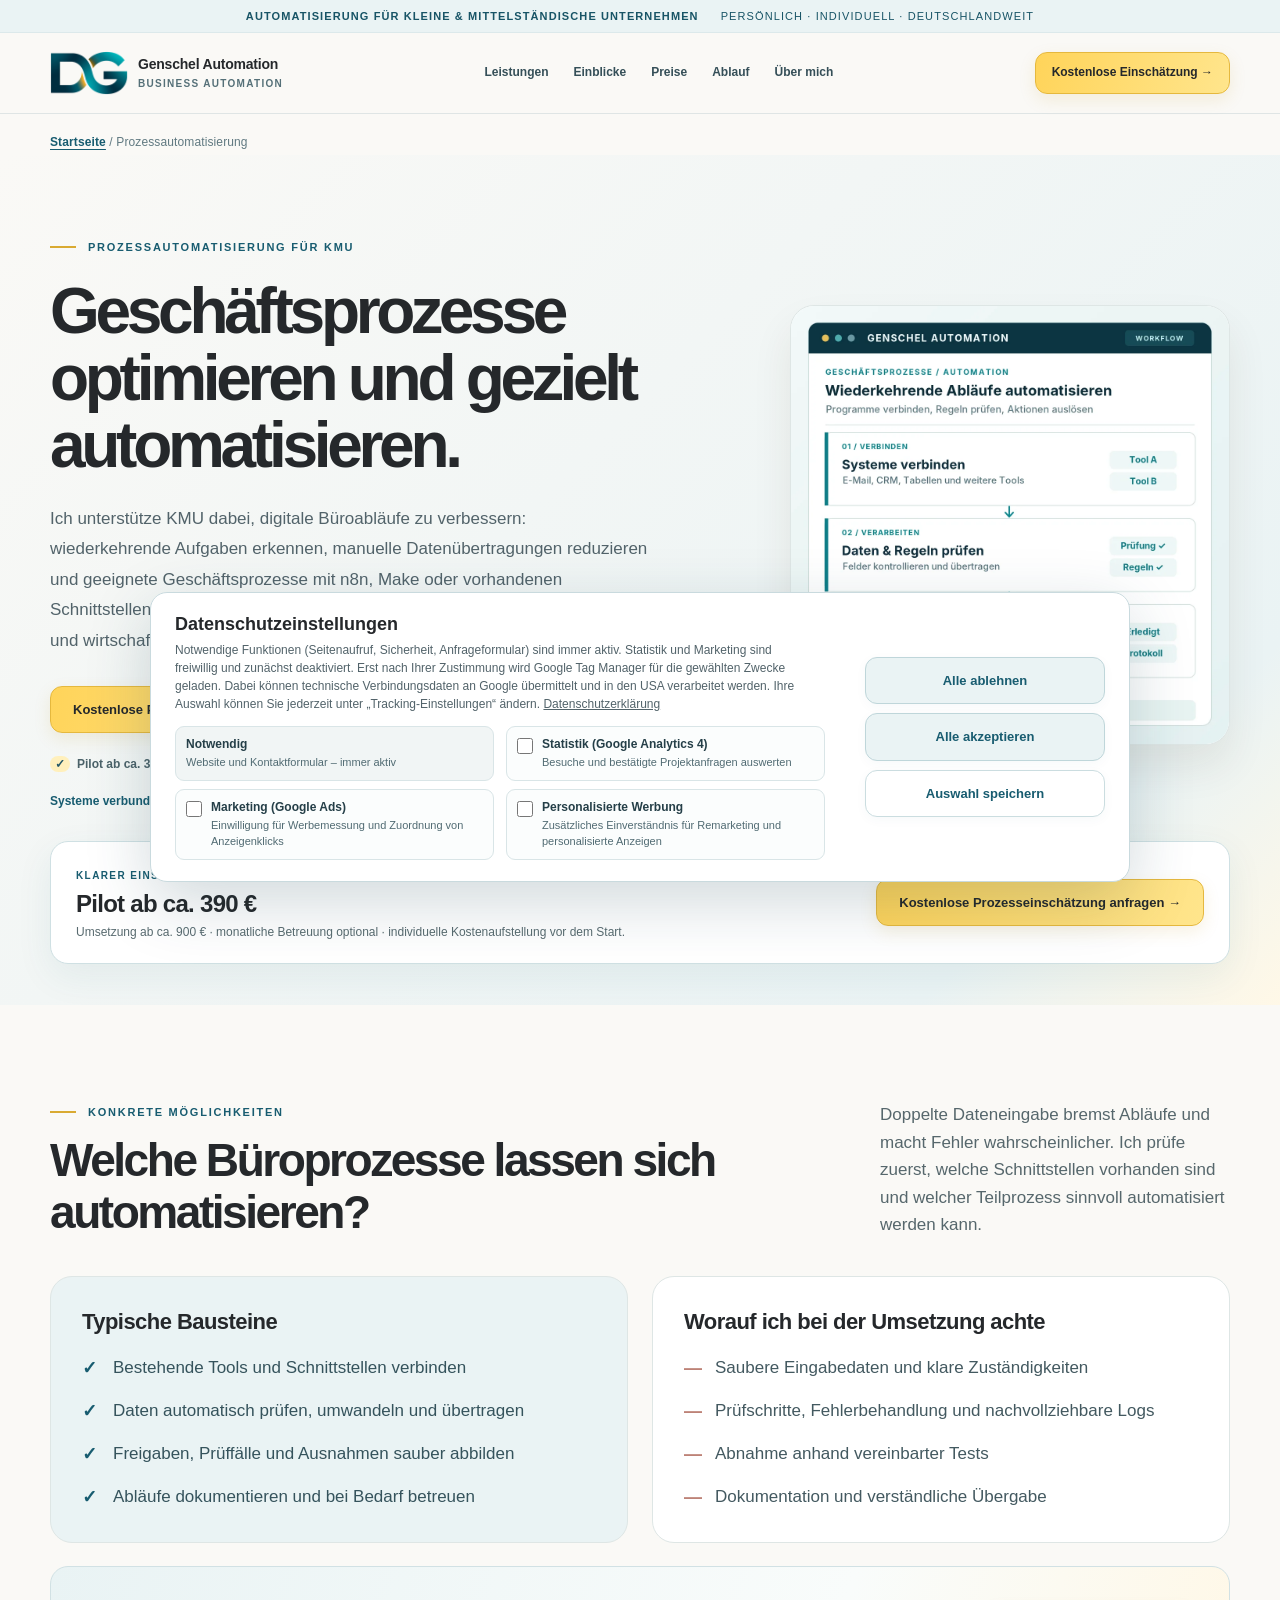
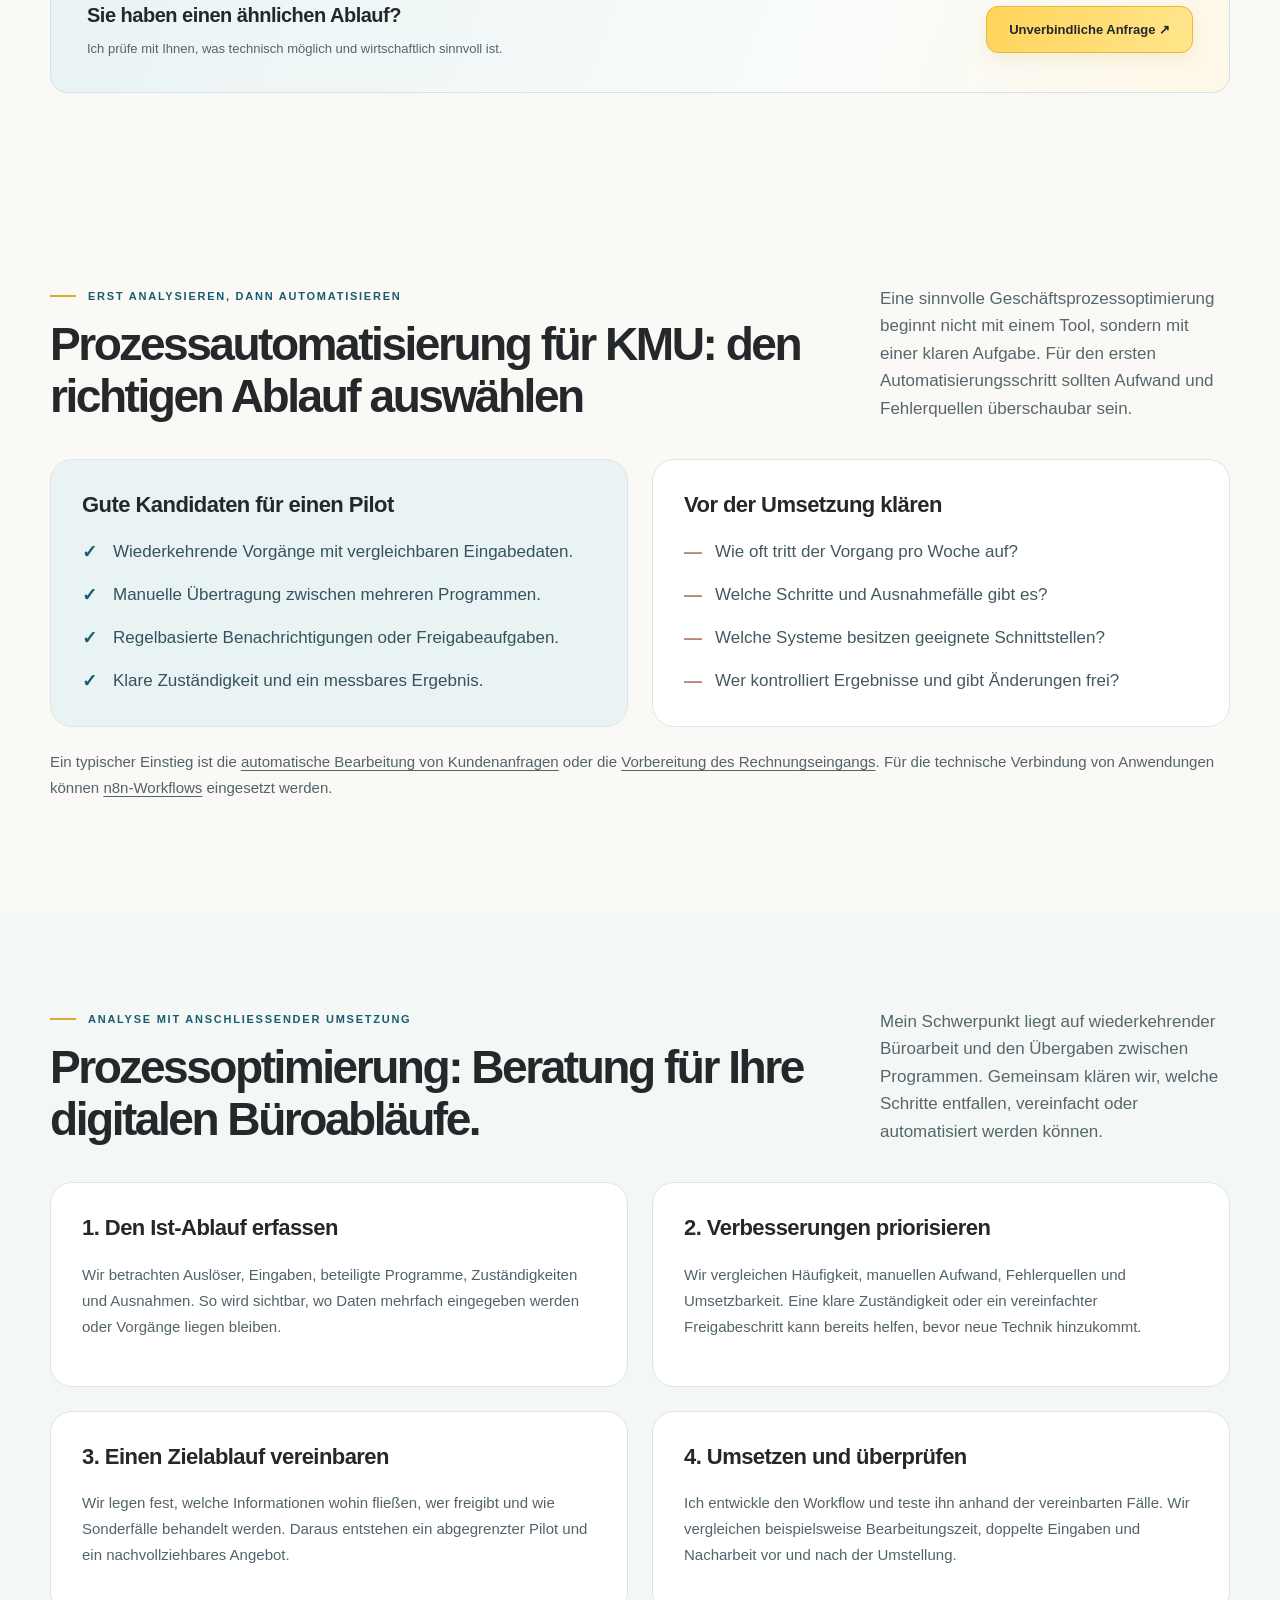
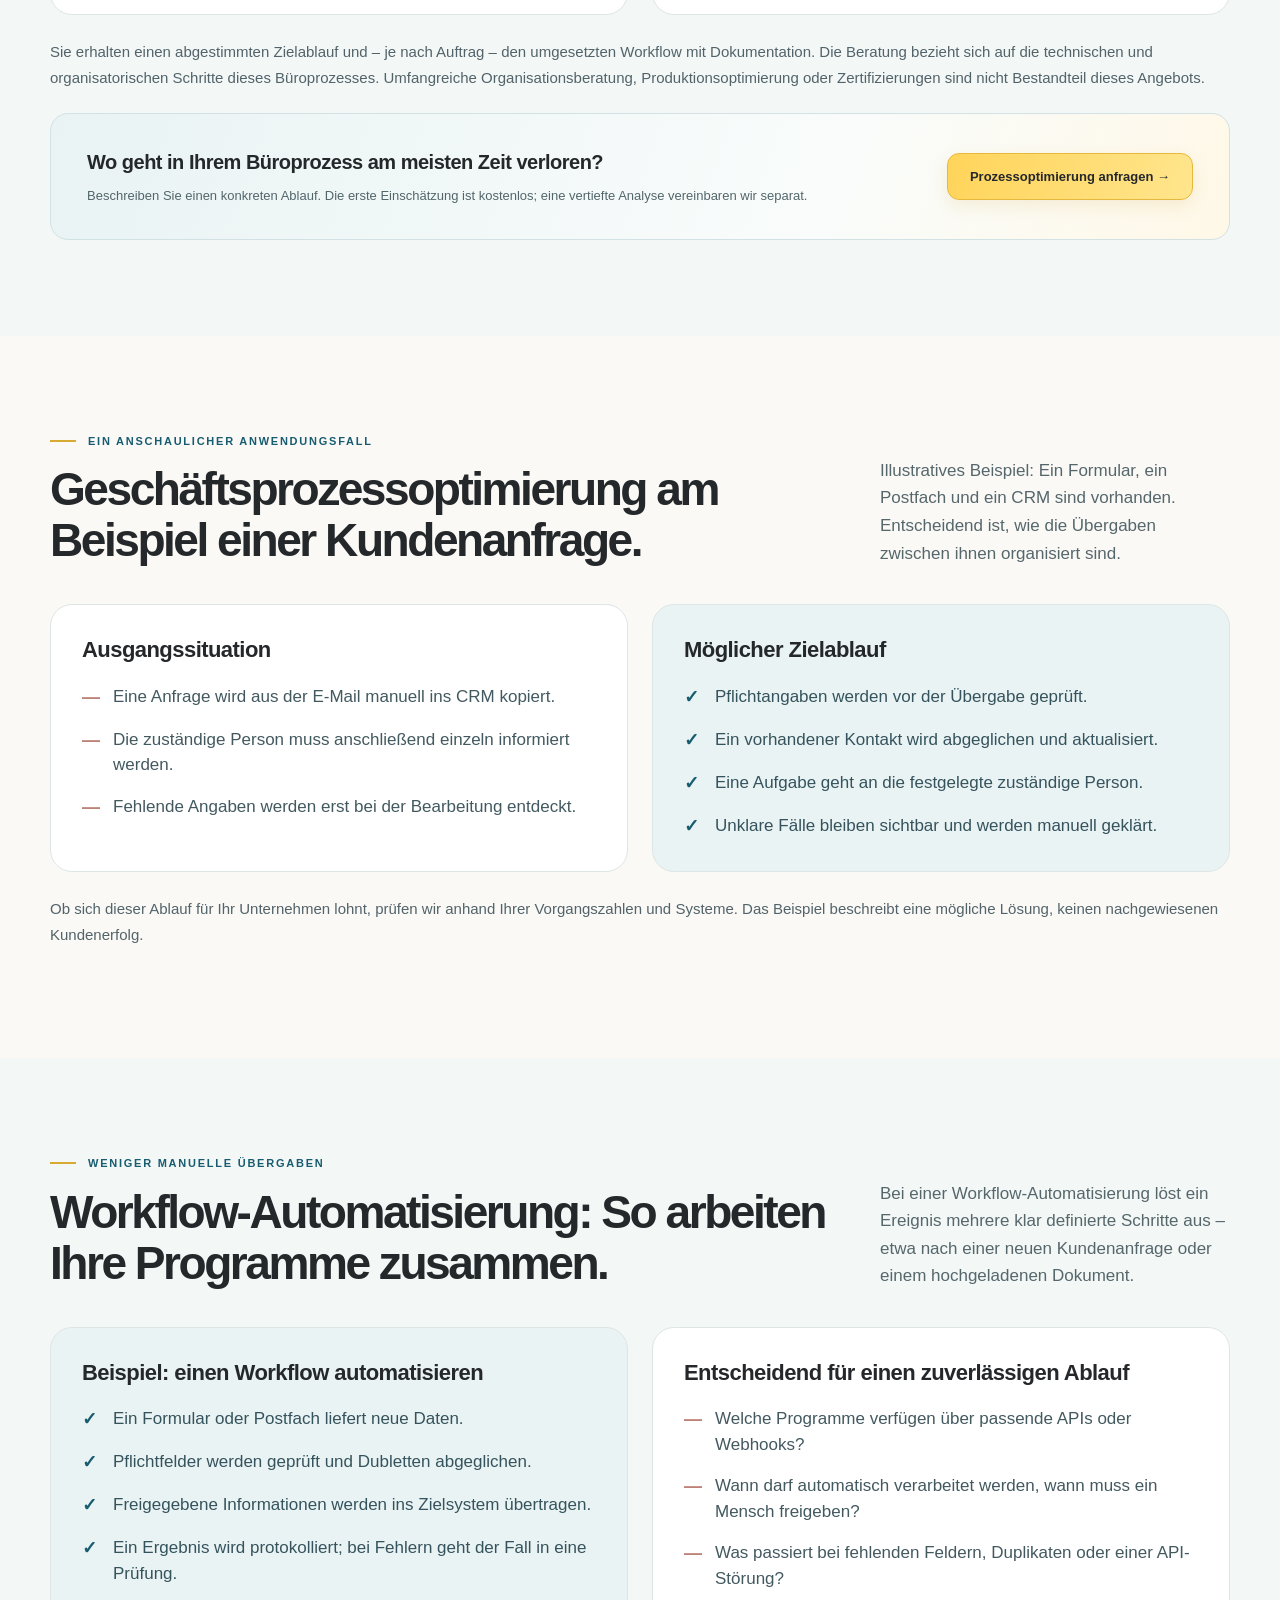
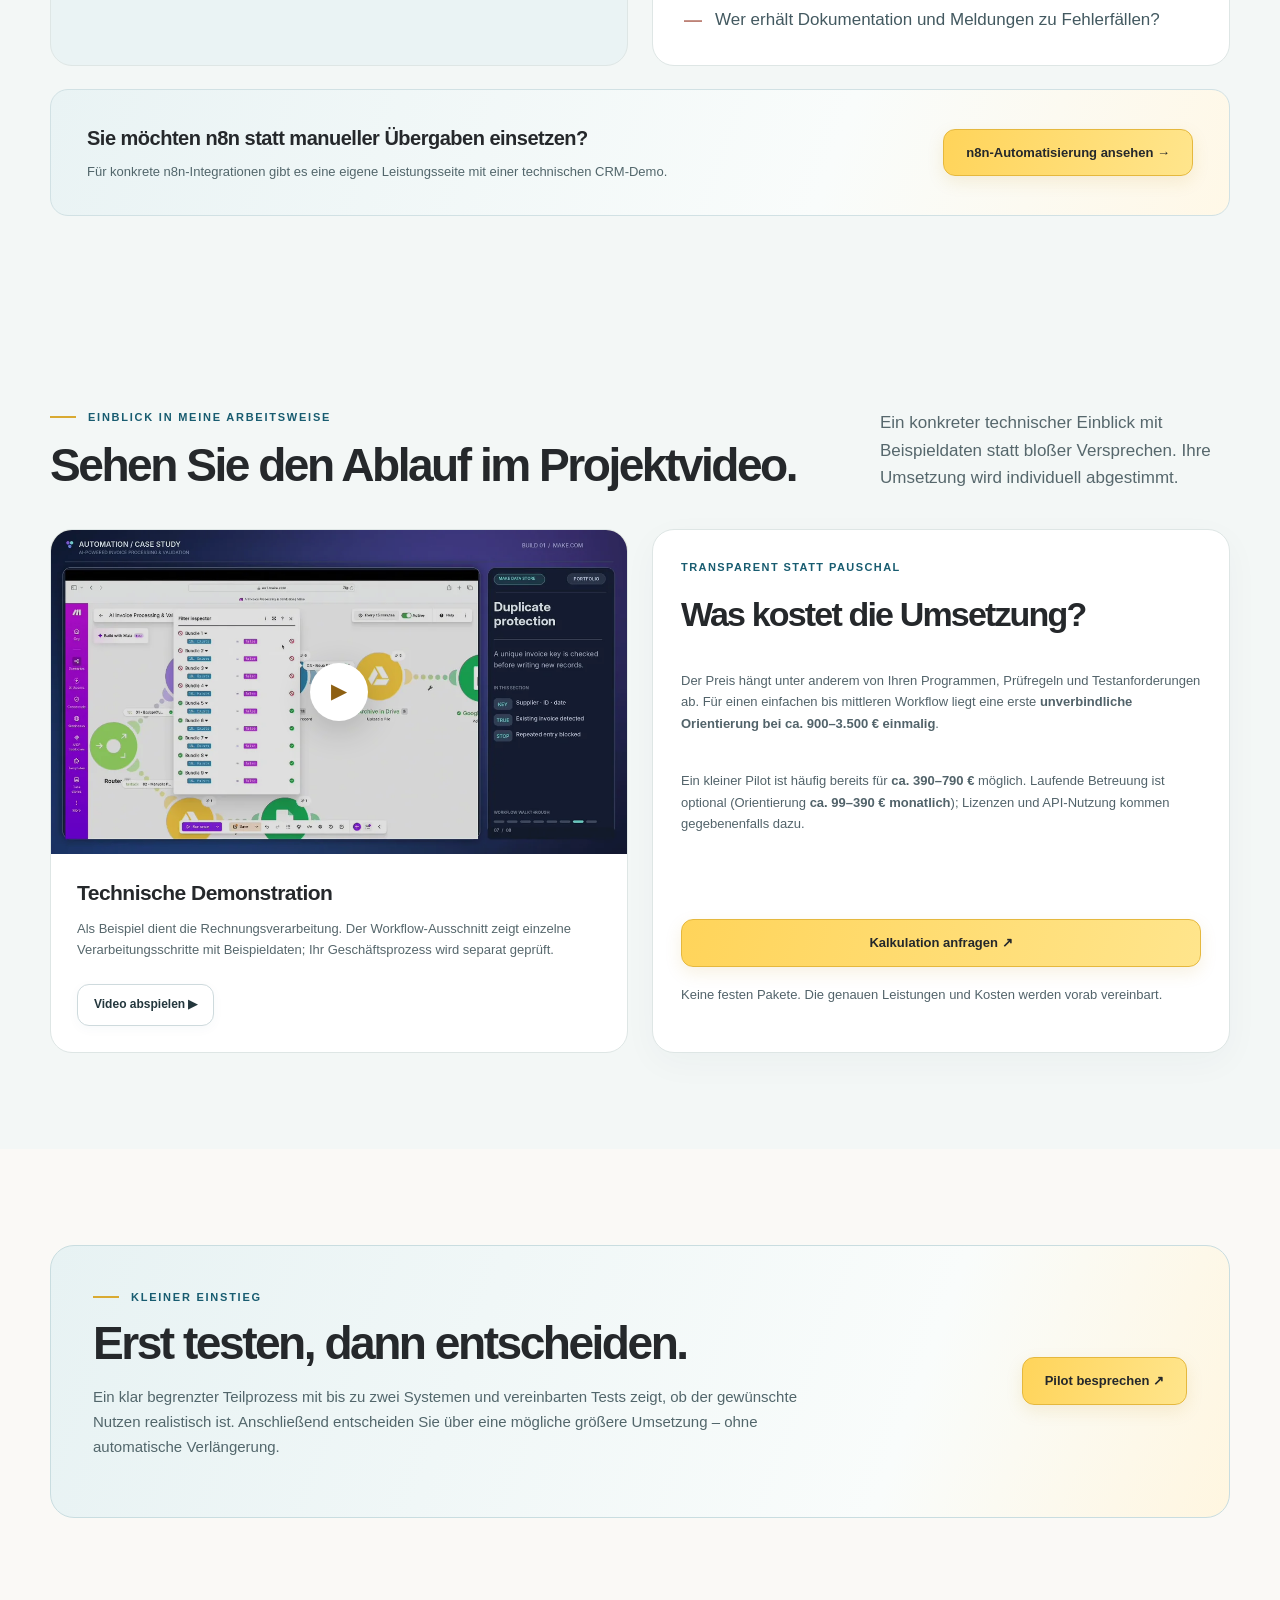
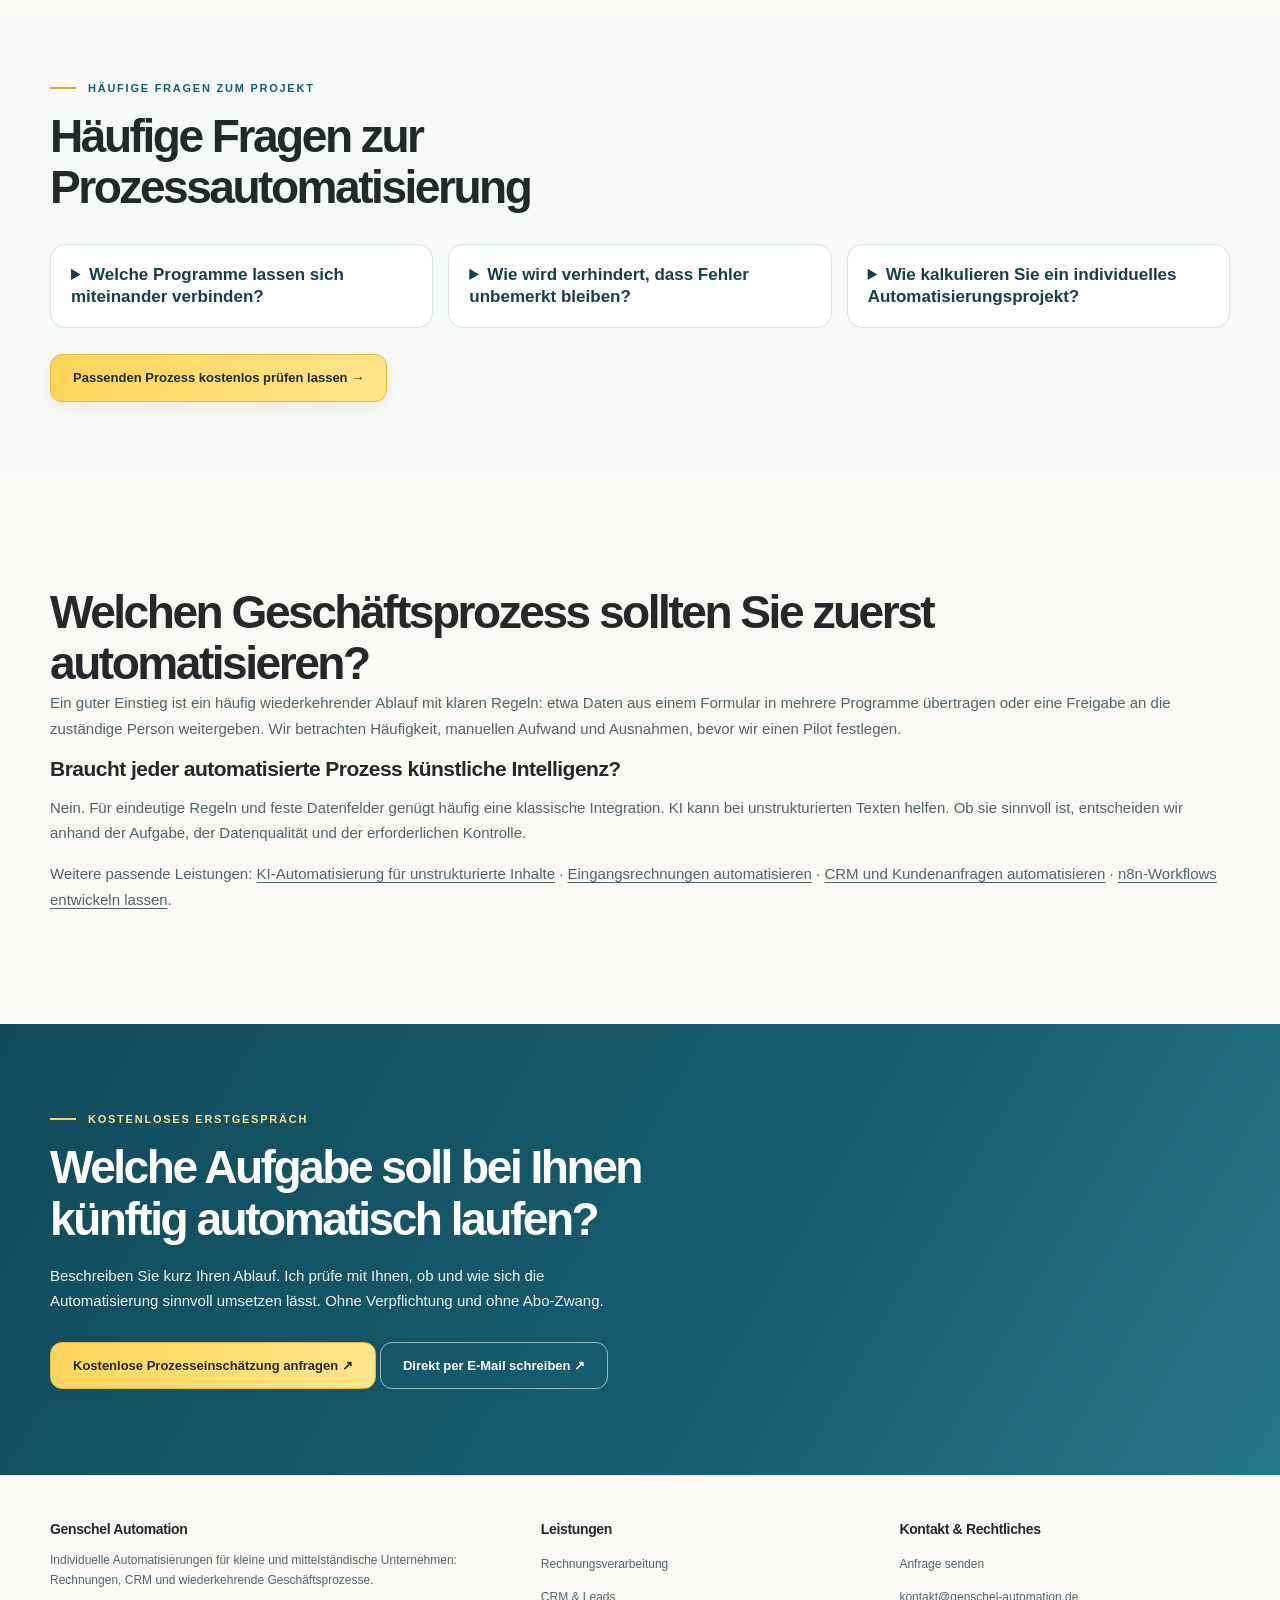
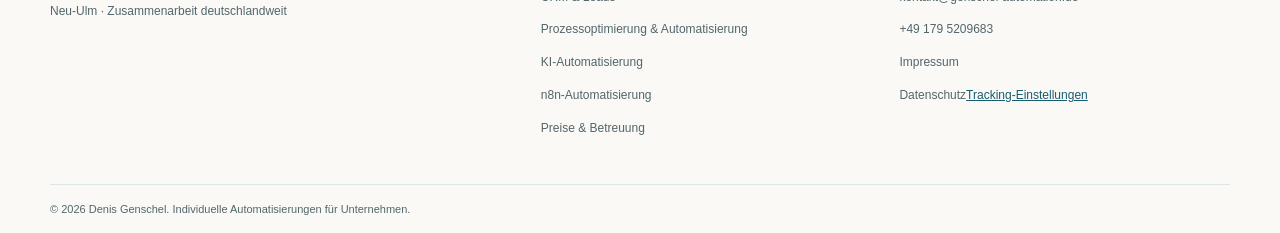
<file: prozesse-automatisieren.html>
<!DOCTYPE html>

<html lang="de"><head><meta charset="utf-8"/><meta content="width=device-width,initial-scale=1" name="viewport"/><meta content="#FAF9F6" name="theme-color"/><title>Geschäftsprozessoptimierung für KMU | Genschel Automation</title><meta name="description" content="Geschäftsprozessoptimierung und Prozessautomatisierung für KMU: Büroabläufe analysieren, Engpässe erkennen und passende Workflows mit n8n oder Make umsetzen."/><meta content="website" property="og:type"/><meta property="og:title" content="Geschäftsprozessoptimierung für KMU | Genschel Automation"/><meta property="og:description" content="Geschäftsprozessoptimierung und Prozessautomatisierung für KMU: Büroabläufe analysieren, Engpässe erkennen und passende Workflows mit n8n oder Make umsetzen."/><link href="assets/style.css?v=8.1-consent-v6" rel="stylesheet"/><script defer="" src="assets/config.js?v=7.1-ga4-consent1"></script><script defer="" src="assets/privacy.js?v=8.1-consent-v6"></script><script defer="" src="assets/app.js?v=7.1-formspree-success1"></script><link href="https://genschel-automation.de/prozesse-automatisieren.html" rel="canonical"/><link href="/favicon.ico" rel="icon" type="image/x-icon" sizes="16x16 32x32 48x48 64x64 128x128 256x256"/><link href="/favicon.png" rel="icon" type="image/png" sizes="256x256"/><meta content="de_DE" property="og:locale"/><meta content="Genschel Automation" property="og:site_name"/><meta content="https://genschel-automation.de/prozesse-automatisieren.html" property="og:url"/><meta content="https://genschel-automation.de/assets/social-preview.webp" property="og:image"/><meta content="1200" property="og:image:width"/><meta content="630" property="og:image:height"/><meta content="summary_large_image" name="twitter:card"/><meta name="twitter:title" content="Geschäftsprozessoptimierung für KMU | Genschel Automation"/><meta name="twitter:description" content="Geschäftsprozessoptimierung und Prozessautomatisierung für KMU: Büroabläufe analysieren, Engpässe erkennen und passende Workflows mit n8n oder Make umsetzen."/><meta content="https://genschel-automation.de/assets/social-preview.webp" name="twitter:image"/><meta content="index, follow, max-image-preview:large" name="robots"/><script type="application/ld+json">[{"@context":"https://schema.org","@type":"ProfessionalService","@id":"https://genschel-automation.de/#unternehmen","name":"Genschel Automation","url":"https://genschel-automation.de/","image":"https://genschel-automation.de/assets/social-preview.webp","logo":"https://genschel-automation.de/assets/dg-logo.png","email":"kontakt@genschel-automation.de","telephone":"+49 179 5209683","description":"Individuelle KI- und Geschäftsprozessautomatisierung für kleine und mittlere Unternehmen in Deutschland.","address":{"@type":"PostalAddress","streetAddress":"Schillerstraße 22","postalCode":"89231","addressLocality":"Neu-Ulm","addressCountry":"DE"},"areaServed":{"@type":"Country","name":"Deutschland"},"hasOfferCatalog":{"@type":"OfferCatalog","name":"Automatisierungsdienstleistungen","itemListElement":[{"@type":"OfferCatalog","name":"Rechnungsverarbeitung automatisieren"},{"@type":"OfferCatalog","name":"CRM- und Kundenanfragen automatisieren"},{"@type":"OfferCatalog","name":"Individuelle Geschäftsprozessautomatisierung"}]},"alternateName":"Denis Genschel – Business Automation"},{"@context":"https://schema.org","@type":"WebSite","@id":"https://genschel-automation.de/#website","name":"Genschel Automation","url":"https://genschel-automation.de/","inLanguage":"de-DE","alternateName":"Denis Genschel – Business Automation"},{"@context":"https://schema.org","@type":"WebPage","@id":"https://genschel-automation.de/prozesse-automatisieren.html#webpage","url":"https://genschel-automation.de/prozesse-automatisieren.html","name":"Geschäftsprozessoptimierung für KMU | Genschel Automation","description":"Geschäftsprozessoptimierung und Prozessautomatisierung für KMU: Büroabläufe analysieren, Engpässe erkennen und passende Workflows mit n8n oder Make umsetzen.","inLanguage":"de-DE","isPartOf":{"@id":"https://genschel-automation.de/#website"}},{"@context":"https://schema.org","@type":"Service","@id":"https://genschel-automation.de/prozesse-automatisieren.html#service","name":"Geschäftsprozessoptimierung und Prozessautomatisierung","serviceType":"Prozessoptimierung Beratung für digitale Büroabläufe mit technischer Umsetzung","description":"Bestehende Büroprozesse analysieren, Verbesserungen priorisieren und individuelle Workflows mit Make, n8n und Schnittstellen umsetzen.","url":"https://genschel-automation.de/prozesse-automatisieren.html","provider":{"@id":"https://genschel-automation.de/#unternehmen"},"areaServed":{"@type":"Country","name":"Deutschland"}},{"@context":"https://schema.org","@type":"BreadcrumbList","itemListElement":[{"@type":"ListItem","position":1,"name":"Startseite","item":"https://genschel-automation.de/"},{"@type":"ListItem","position":2,"name":"Prozessautomatisierung","item":"https://genschel-automation.de/prozesse-automatisieren.html"}]}]</script><link rel="stylesheet" href="assets/seo-pages.css?v=2026-11-06"/></head><body><a class="skip" href="#main">Zum Inhalt springen</a><div class="topline"><div class="container"><b>Automatisierung für kleine &amp; mittelständische Unternehmen</b><span>Persönlich · Individuell · Deutschlandweit</span></div></div><header class="nav-wrap"><div class="container nav-inner"><a aria-label="Genschel Automation – Startseite" class="brand" href="/"><span aria-hidden="true" class="brand-mark"><img alt="" height="50" role="presentation" src="assets/dg-logo.png" width="88"/></span><span class="brand-name">Genschel Automation<small>Business Automation</small></span></a><nav aria-label="Hauptnavigation" class="nav-links" id="navLinks"><a href="/#leistungen">Leistungen</a><a href="/#projekte">Einblicke</a><a href="/#preise">Preise</a><a href="/#ablauf">Ablauf</a><a href="/#ueber-mich">Über mich</a></nav><a class="btn primary small" href="anfrage.html?leistung=individuell">Kostenlose Einschätzung →</a><button aria-controls="navLinks" aria-expanded="false" class="menu" id="menuBtn" type="button">Menü ☰</button></div></header><main id="main"><nav aria-label="Brotkrumennavigation" class="breadcrumbs container"><a href="/">Startseite</a>  /  Prozessautomatisierung</nav><section class="subhero"><div class="container grid"><div><div class="eyebrow">PROZESSAUTOMATISIERUNG FÜR KMU</div><h1>Geschäftsprozesse optimieren und gezielt automatisieren.</h1><p class="lead">Ich unterstütze KMU dabei, digitale Büroabläufe zu verbessern: wiederkehrende Aufgaben erkennen, manuelle Datenübertragungen reduzieren und geeignete Geschäftsprozesse mit n8n, Make oder vorhandenen Schnittstellen automatisieren. Gemeinsam prüfen wir Aufwand, Ausnahmen und wirtschaftlichen Nutzen, bevor ein Pilot startet.</p><div class="cta-line"><a class="btn primary" href="anfrage.html?leistung=individuell">Kostenlose Prozesseinschätzung anfragen →</a><a class="btn" href="#beispiel">Workflow-Beispiel ansehen ↓</a></div><div class="assurances"><span>Pilot ab ca. 390 €</span><span>Keine verpflichtende Monatsgebühr</span><span>Persönlicher Ansprechpartner</span></div><p class="subhero-trust">Systeme verbunden · Daten geordnet übertragen · Ausnahmen nachvollziehbar</p></div><div class="aside-visual" style="padding:0;overflow:hidden"><img alt="Ablauf der Prozessautomatisierung: Programme verbinden, Daten prüfen und übertragen und wiederkehrende Aufgaben automatisch erledigen." decoding="async" fetchpriority="high" height="1120" width="1120" src="assets/hero-prozesse-workflow.webp" style="display:block;width:100%;height:auto;border-radius:22px"/></div></div><div class="landing-price-cue"><div><span class="landing-price-label">KLARER EINSTIEG</span><strong>Pilot ab ca. 390 €</strong><p>Umsetzung ab ca. 900 € · monatliche Betreuung optional · individuelle Kostenaufstellung vor dem Start.</p></div><a class="btn primary" href="anfrage.html?leistung=individuell">Kostenlose Prozesseinschätzung anfragen →</a></div></section>
<section class="section"><div class="container"><div class="section-head"><div><div class="eyebrow">Konkrete Möglichkeiten</div><h2>Welche Büroprozesse lassen sich automatisieren?</h2></div><p>Doppelte Dateneingabe bremst Abläufe und macht Fehler wahrscheinlicher. Ich prüfe zuerst, welche Schnittstellen vorhanden sind und welcher Teilprozess sinnvoll automatisiert werden kann.</p></div><div class="comparison"><div class="compare after"><h3>Typische Bausteine</h3><ul><li>Bestehende Tools und Schnittstellen verbinden</li><li>Daten automatisch prüfen, umwandeln und übertragen</li><li>Freigaben, Prüffälle und Ausnahmen sauber abbilden</li><li>Abläufe dokumentieren und bei Bedarf betreuen</li></ul></div><div class="compare"><h3>Worauf ich bei der Umsetzung achte</h3><ul><li>Saubere Eingabedaten und klare Zuständigkeiten</li><li>Prüfschritte, Fehlerbehandlung und nachvollziehbare Logs</li><li>Abnahme anhand vereinbarter Tests</li><li>Dokumentation und verständliche Übergabe</li></ul></div></div><div class="mid-cta"><div><strong>Sie haben einen ähnlichen Ablauf?</strong><p>Ich prüfe mit Ihnen, was technisch möglich und wirtschaftlich sinnvoll ist.</p></div><a class="btn primary" href="anfrage.html?leistung=individuell">Unverbindliche Anfrage ↗</a></div></div></section>
<section class="section" id="prozessanalyse-pilot"><div class="container"><div class="section-head"><div><div class="eyebrow">Erst analysieren, dann automatisieren</div><h2>Prozessautomatisierung für KMU: den richtigen Ablauf auswählen</h2></div><p>Eine sinnvolle Geschäftsprozessoptimierung beginnt nicht mit einem Tool, sondern mit einer klaren Aufgabe. Für den ersten Automatisierungsschritt sollten Aufwand und Fehlerquellen überschaubar sein.</p></div><div class="comparison"><div class="compare after"><h3>Gute Kandidaten für einen Pilot</h3><ul><li>Wiederkehrende Vorgänge mit vergleichbaren Eingabedaten.</li><li>Manuelle Übertragung zwischen mehreren Programmen.</li><li>Regelbasierte Benachrichtigungen oder Freigabeaufgaben.</li><li>Klare Zuständigkeit und ein messbares Ergebnis.</li></ul></div><div class="compare"><h3>Vor der Umsetzung klären</h3><ul><li>Wie oft tritt der Vorgang pro Woche auf?</li><li>Welche Schritte und Ausnahmefälle gibt es?</li><li>Welche Systeme besitzen geeignete Schnittstellen?</li><li>Wer kontrolliert Ergebnisse und gibt Änderungen frei?</li></ul></div></div><p class="sub" style="margin-top:22px">Ein typischer Einstieg ist die <a href="crm-automatisieren.html">automatische Bearbeitung von Kundenanfragen</a> oder die <a href="rechnungen-automatisieren.html">Vorbereitung des Rechnungseingangs</a>. Für die technische Verbindung von Anwendungen können <a href="n8n-automatisierung.html">n8n-Workflows</a> eingesetzt werden.</p></div></section>
<section class="section alt" id="prozessoptimierung"><div class="container"><div class="section-head"><div><div class="eyebrow">Analyse mit anschließender Umsetzung</div><h2>Prozessoptimierung: Beratung für Ihre digitalen Büroabläufe.</h2></div><p>Mein Schwerpunkt liegt auf wiederkehrender Büroarbeit und den Übergaben zwischen Programmen. Gemeinsam klären wir, welche Schritte entfallen, vereinfacht oder automatisiert werden können.</p></div><div class="comparison"><div class="compare"><h3>1. Den Ist-Ablauf erfassen</h3><p class="sub">Wir betrachten Auslöser, Eingaben, beteiligte Programme, Zuständigkeiten und Ausnahmen. So wird sichtbar, wo Daten mehrfach eingegeben werden oder Vorgänge liegen bleiben.</p></div><div class="compare"><h3>2. Verbesserungen priorisieren</h3><p class="sub">Wir vergleichen Häufigkeit, manuellen Aufwand, Fehlerquellen und Umsetzbarkeit. Eine klare Zuständigkeit oder ein vereinfachter Freigabeschritt kann bereits helfen, bevor neue Technik hinzukommt.</p></div><div class="compare"><h3>3. Einen Zielablauf vereinbaren</h3><p class="sub">Wir legen fest, welche Informationen wohin fließen, wer freigibt und wie Sonderfälle behandelt werden. Daraus entstehen ein abgegrenzter Pilot und ein nachvollziehbares Angebot.</p></div><div class="compare"><h3>4. Umsetzen und überprüfen</h3><p class="sub">Ich entwickle den Workflow und teste ihn anhand der vereinbarten Fälle. Wir vergleichen beispielsweise Bearbeitungszeit, doppelte Eingaben und Nacharbeit vor und nach der Umstellung.</p></div></div><p class="sub" style="margin-top:24px">Sie erhalten einen abgestimmten Zielablauf und – je nach Auftrag – den umgesetzten Workflow mit Dokumentation. Die Beratung bezieht sich auf die technischen und organisatorischen Schritte dieses Büroprozesses. Umfangreiche Organisationsberatung, Produktionsoptimierung oder Zertifizierungen sind nicht Bestandteil dieses Angebots.</p><div class="mid-cta"><div><strong>Wo geht in Ihrem Büroprozess am meisten Zeit verloren?</strong><p>Beschreiben Sie einen konkreten Ablauf. Die erste Einschätzung ist kostenlos; eine vertiefte Analyse vereinbaren wir separat.</p></div><a class="btn primary" href="anfrage.html?leistung=individuell">Prozessoptimierung anfragen →</a></div></div></section>
<section class="section" id="geschaeftsprozessoptimierung"><div class="container"><div class="section-head"><div><div class="eyebrow">Ein anschaulicher Anwendungsfall</div><h2>Geschäftsprozess&shy;optimierung am Beispiel einer Kundenanfrage.</h2></div><p>Illustratives Beispiel: Ein Formular, ein Postfach und ein CRM sind vorhanden. Entscheidend ist, wie die Übergaben zwischen ihnen organisiert sind.</p></div><div class="comparison"><div class="compare"><h3>Ausgangssituation</h3><ul><li>Eine Anfrage wird aus der E-Mail manuell ins CRM kopiert.</li><li>Die zuständige Person muss anschließend einzeln informiert werden.</li><li>Fehlende Angaben werden erst bei der Bearbeitung entdeckt.</li></ul></div><div class="compare after"><h3>Möglicher Zielablauf</h3><ul><li>Pflichtangaben werden vor der Übergabe geprüft.</li><li>Ein vorhandener Kontakt wird abgeglichen und aktualisiert.</li><li>Eine Aufgabe geht an die festgelegte zuständige Person.</li><li>Unklare Fälle bleiben sichtbar und werden manuell geklärt.</li></ul></div></div><p class="sub" style="margin-top:24px">Ob sich dieser Ablauf für Ihr Unternehmen lohnt, prüfen wir anhand Ihrer Vorgangszahlen und Systeme. Das Beispiel beschreibt eine mögliche Lösung, keinen nachgewiesenen Kundenerfolg.</p></div></section>
<section class="section alt" id="workflow-automatisierung"><div class="container"><div class="section-head"><div><div class="eyebrow">Weniger manuelle Übergaben</div><h2>Workflow-Automatisierung: So arbeiten Ihre Programme zusammen.</h2></div><p>Bei einer Workflow-Automatisierung löst ein Ereignis mehrere klar definierte Schritte aus – etwa nach einer neuen Kundenanfrage oder einem hochgeladenen Dokument.</p></div><div class="comparison"><div class="compare after"><h3>Beispiel: einen Workflow automatisieren</h3><ul><li>Ein Formular oder Postfach liefert neue Daten.</li><li>Pflichtfelder werden geprüft und Dubletten abgeglichen.</li><li>Freigegebene Informationen werden ins Zielsystem übertragen.</li><li>Ein Ergebnis wird protokolliert; bei Fehlern geht der Fall in eine Prüfung.</li></ul></div><div class="compare"><h3>Entscheidend für einen zuverlässigen Ablauf</h3><ul><li>Welche Programme verfügen über passende APIs oder Webhooks?</li><li>Wann darf automatisch verarbeitet werden, wann muss ein Mensch freigeben?</li><li>Was passiert bei fehlenden Feldern, Duplikaten oder einer API-Störung?</li><li>Wer erhält Dokumentation und Meldungen zu Fehlerfällen?</li></ul></div></div><div class="mid-cta"><div><strong>Sie möchten n8n statt manueller Übergaben einsetzen?</strong><p>Für konkrete n8n-Integrationen gibt es eine eigene Leistungsseite mit einer technischen CRM-Demo.</p></div><a class="btn primary" href="n8n-automatisierung.html">n8n-Automatisierung ansehen →</a></div></div></section>
<section class="section alt" id="beispiel"><div class="container"><div class="section-head"><div><div class="eyebrow">Einblick in meine Arbeitsweise</div><h2>Sehen Sie den Ablauf im Projektvideo.</h2></div><p>Ein konkreter technischer Einblick mit Beispieldaten statt bloßer Versprechen. Ihre Umsetzung wird individuell abgestimmt.</p></div><div class="work-grid"><article class="work-card"><button class="work-media" data-title="Technischer Workflow – Demonstration" data-video="https://genscheldenis-ops.github.io/assets/invoice-demo.mp4" type="button"><img alt="Demonstrationsaufnahme eines Automatisierungsworkflows" loading="lazy" src="assets/invoice-detail.webp"/><span class="play-round">▶</span></button><div class="work-body"><h3>Technische Demonstration</h3><p>Als Beispiel dient die Rechnungsverarbeitung. Der Workflow-Ausschnitt zeigt einzelne Verarbeitungsschritte mit Beispieldaten; Ihr Geschäftsprozess wird separat geprüft.</p><button class="btn small" data-title="Technischer Workflow – Demonstration" data-video="https://genscheldenis-ops.github.io/assets/invoice-demo.mp4" type="button">Video abspielen ▶</button></div></article><div class="price-box"><span class="price-top">Transparent statt pauschal</span><h2 style="font-size:34px;margin:19px 0">Was kostet die Umsetzung?</h2><p>Der Preis hängt unter anderem von Ihren Programmen, Prüfregeln und Testanforderungen ab. Für einen einfachen bis mittleren Workflow liegt eine erste <strong>unverbindliche Orientierung bei ca. 900–3.500 € einmalig</strong>.</p><p>Ein kleiner Pilot ist häufig bereits für <strong>ca. 390–790 €</strong> möglich. Laufende Betreuung ist optional (Orientierung <strong>ca. 99–390 € monatlich</strong>); Lizenzen und API-Nutzung kommen gegebenenfalls dazu.</p><a class="btn primary" href="anfrage.html?leistung=individuell">Kalkulation anfragen ↗</a><p class="smallprint">Keine festen Pakete. Die genauen Leistungen und Kosten werden vorab vereinbart.</p></div></div></div></section>
<section class="section"><div class="container"><div class="pilot-panel"><div><div class="eyebrow">Kleiner Einstieg</div><h2>Erst testen, dann entscheiden.</h2><p>Ein klar begrenzter Teilprozess mit bis zu zwei Systemen und vereinbarten Tests zeigt, ob der gewünschte Nutzen realistisch ist. Anschließend entscheiden Sie über eine mögliche größere Umsetzung – ohne automatische Verlängerung.</p></div><a class="btn primary" href="anfrage.html?leistung=pilot">Pilot besprechen ↗</a></div></div></section><section class="section seo-faq" id="fragen"><div class="container"><div class="eyebrow">Häufige Fragen zum Projekt</div><h2>Häufige Fragen zur Prozessautomatisierung</h2><div class="seo-faq-grid"><details class="seo-faq-entry"><summary>Welche Programme lassen sich miteinander verbinden?</summary><p>Viele Programme bieten APIs, Webhooks oder Datei-Exporte. Ob die gewünschten Systeme tatsächlich verbunden werden können, prüfen wir vor einer verbindlichen Zusage.</p></details><details class="seo-faq-entry"><summary>Wie wird verhindert, dass Fehler unbemerkt bleiben?</summary><p>Je nach Workflow setze ich Prüfregeln, Protokollierung und einen definierten Weg für Ausnahmefälle ein. Kritische Entscheidungen können bewusst zur manuellen Freigabe vorgesehen werden.</p></details><details class="seo-faq-entry"><summary>Wie kalkulieren Sie ein individuelles Automatisierungsprojekt?</summary><p>Der Aufwand hängt von Anzahl und Art der Systeme, Datenqualität, Prüfregeln und Tests ab. Sie erhalten vor Beginn ein individuelles Angebot; ein kleiner Pilot ist oft der geeignete Einstieg.</p></details></div><a class="btn primary" href="anfrage.html?leistung=individuell">Passenden Prozess kostenlos prüfen lassen →</a></div></section><section class="section"><div class="container"><h2>Welchen Geschäftsprozess sollten Sie zuerst automatisieren?</h2><p class="sub">Ein guter Einstieg ist ein häufig wiederkehrender Ablauf mit klaren Regeln: etwa Daten aus einem Formular in mehrere Programme übertragen oder eine Freigabe an die zuständige Person weitergeben. Wir betrachten Häufigkeit, manuellen Aufwand und Ausnahmen, bevor wir einen Pilot festlegen.</p><h3>Braucht jeder automatisierte Prozess künstliche Intelligenz?</h3><p class="sub">Nein. Für eindeutige Regeln und feste Datenfelder genügt häufig eine klassische Integration. KI kann bei unstrukturierten Texten helfen. Ob sie sinnvoll ist, entscheiden wir anhand der Aufgabe, der Datenqualität und der erforderlichen Kontrolle.</p><p class="sub">Weitere passende Leistungen: <a href="ki-automatisierung.html">KI-Automatisierung für unstrukturierte Inhalte</a> · <a href="rechnungen-automatisieren.html">Eingangsrechnungen automatisieren</a> · <a href="crm-automatisieren.html">CRM und Kundenanfragen automatisieren</a> · <a href="n8n-automatisierung.html">n8n-Workflows entwickeln lassen</a>.</p></div></section></main><section class="closing"><div class="container"><div class="eyebrow">Kostenloses Erstgespräch</div><h2>Welche Aufgabe soll bei Ihnen künftig automatisch laufen?</h2><p>Beschreiben Sie kurz Ihren Ablauf. Ich prüfe mit Ihnen, ob und wie sich die Automatisierung sinnvoll umsetzen lässt. Ohne Verpflichtung und ohne Abo-Zwang.</p><a class="btn cream" href="anfrage.html?leistung=individuell">Kostenlose Prozesseinschätzung anfragen ↗</a> <a class="btn" href="mailto:kontakt@genschel-automation.de?subject=Anfrage%20Business%20Automation">Direkt per E-Mail schreiben ↗</a></div></section><footer class="footer"><div class="container foot-grid"><div><h3>Genschel Automation</h3><p>Individuelle Automatisierungen für kleine und mittelständische Unternehmen: Rechnungen, CRM und wiederkehrende Geschäftsprozesse.</p><p>Neu-Ulm · Zusammenarbeit deutschlandweit</p></div><div><h3>Leistungen</h3><ul><li><a href="rechnungen-automatisieren.html">Rechnungsverarbeitung</a></li><li><a href="crm-automatisieren.html">CRM &amp; Leads</a></li><li><a href="prozesse-automatisieren.html">Prozessoptimierung &amp; Automatisierung</a></li><li><a href="ki-automatisierung.html">KI-Automatisierung</a></li><li><a href="n8n-automatisierung.html">n8n-Automatisierung</a></li><li><a href="/#preise">Preise &amp; Betreuung</a></li></ul></div><div><h3>Kontakt &amp; Rechtliches</h3><ul><li><a href="anfrage.html?leistung=individuell">Anfrage senden</a></li><li><a href="mailto:kontakt@genschel-automation.de">kontakt@genschel-automation.de</a></li><li><a href="tel:+491795209683">+49 179 5209683</a></li><li><a href="impressum.html">Impressum</a></li><li><a href="datenschutz.html">Datenschutz</a><button class="privacy-settings-link" data-privacy-settings="" type="button">Tracking-Einstellungen</button></li></ul></div></div><div class="container copyright">© <span data-year="">2026</span> Denis Genschel. Individuelle Automatisierungen für Unternehmen.</div></footer><div class="mobile-cta"><a class="btn primary" href="anfrage.html?leistung=individuell">Kostenlose Prozesseinschätzung anfragen →</a></div><dialog aria-labelledby="videoTitle" class="video-dialog" id="videoDialog"><div class="dialog-bar"><span id="videoTitle">Projekt-Demo</span><button aria-label="Video schließen" class="closeVideo" type="button">×</button></div><div id="videoMount"></div><p>Das Video wird erst nach dem Anklicken von einem externen Anbieter geladen. Datenschutzinformationen finden Sie in der Datenschutzerklärung.</p></dialog></body></html>
</file>
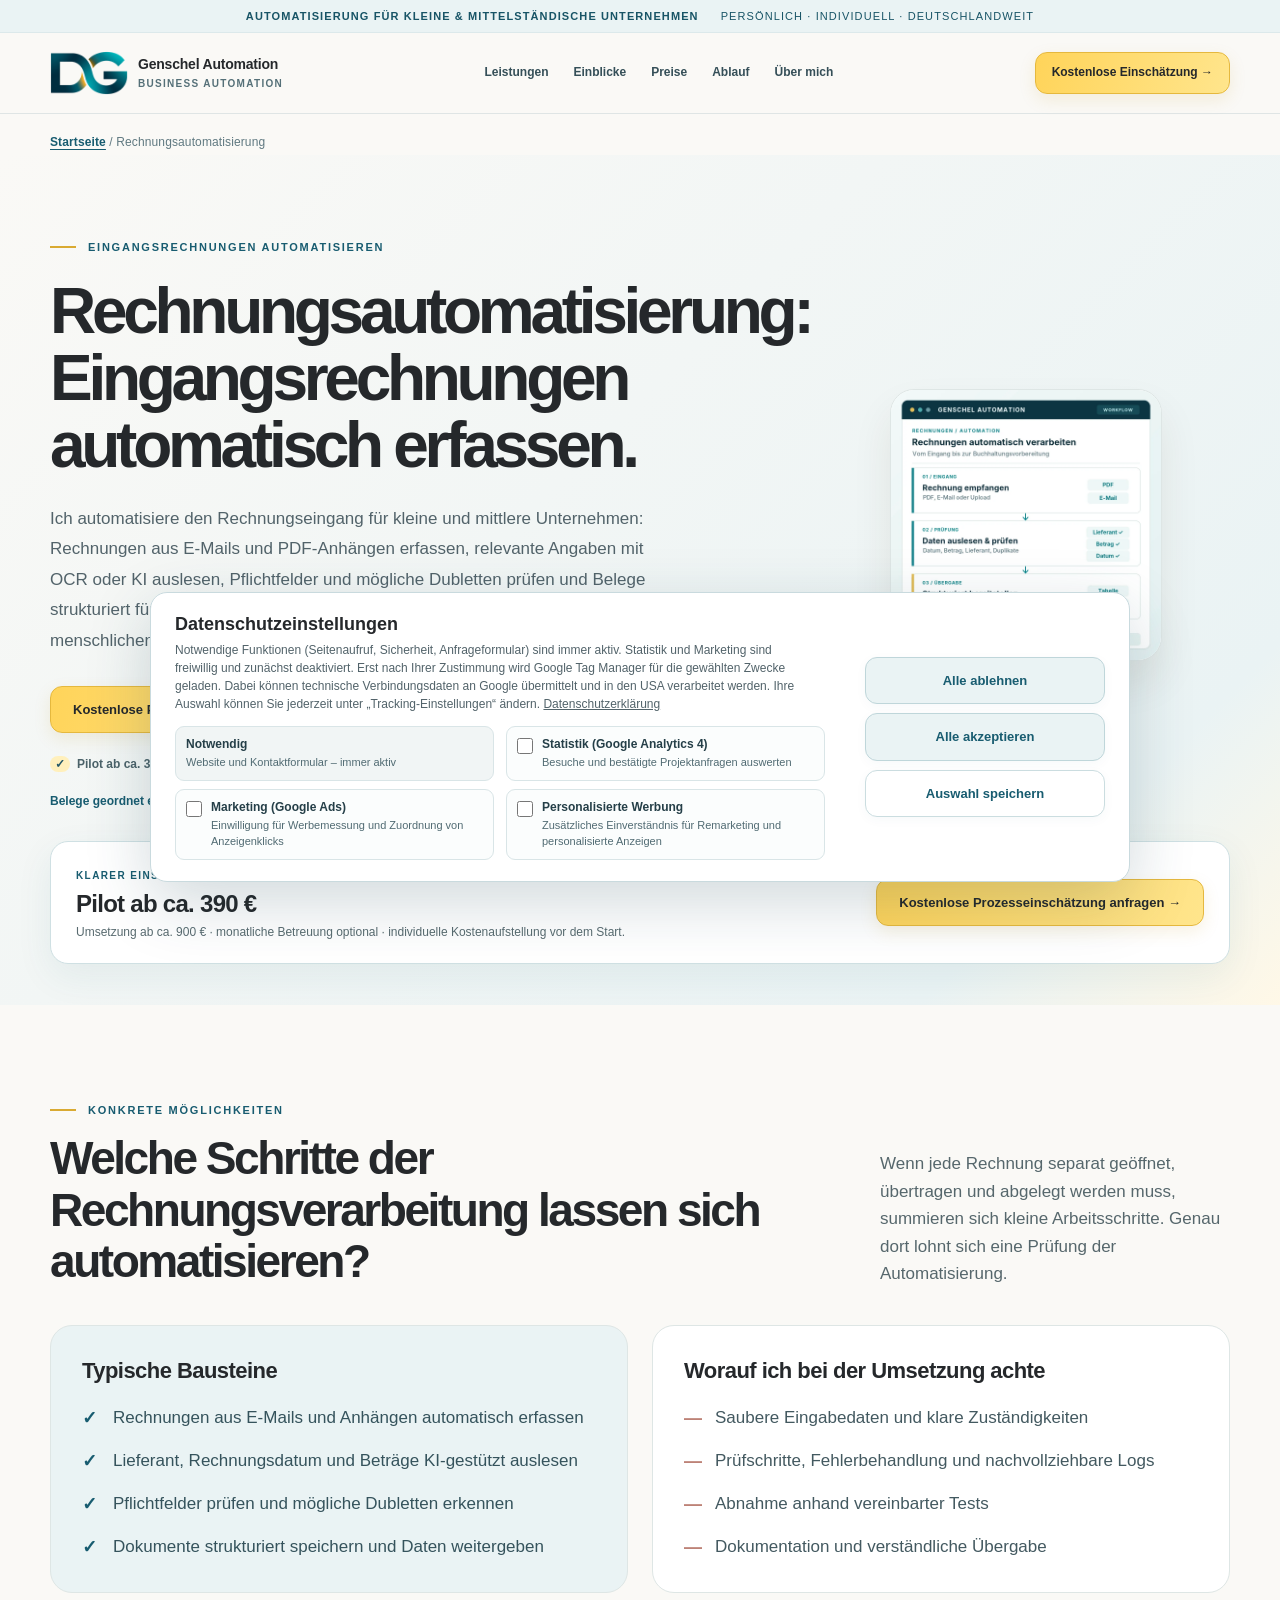
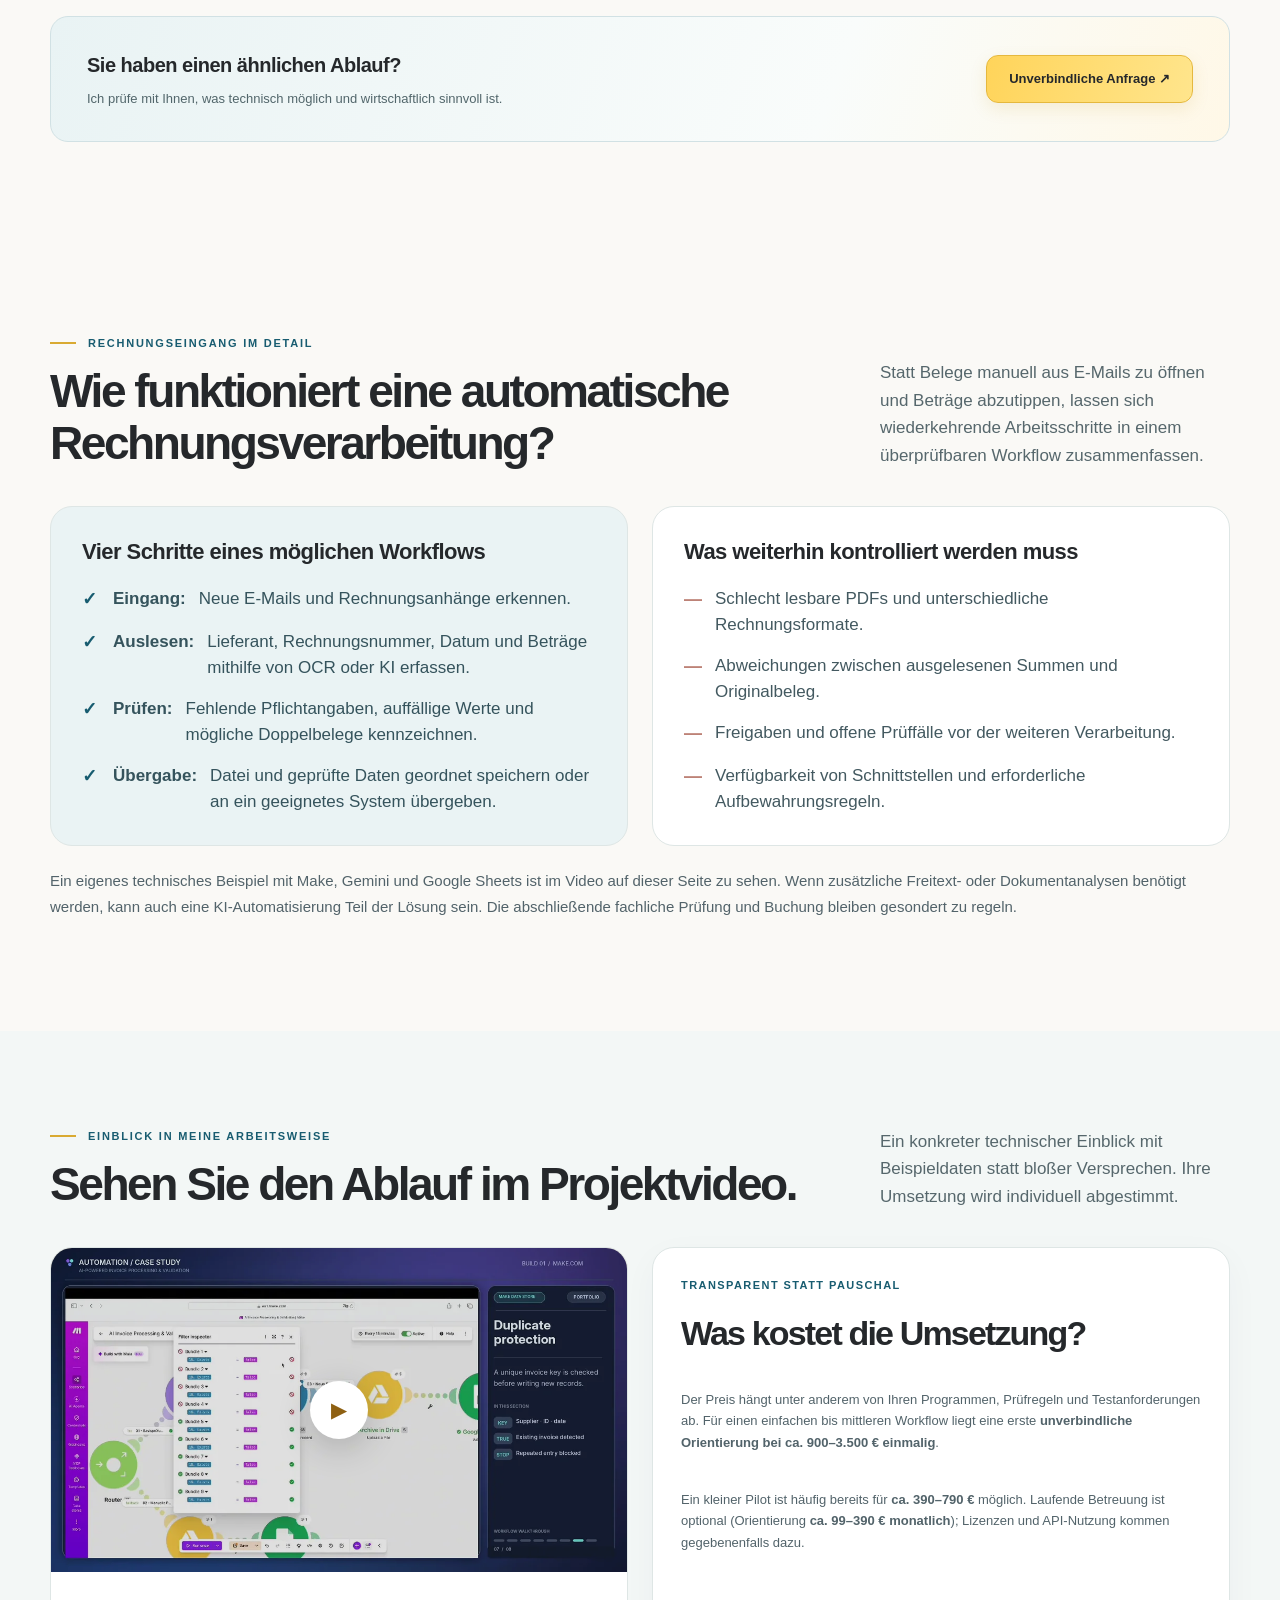
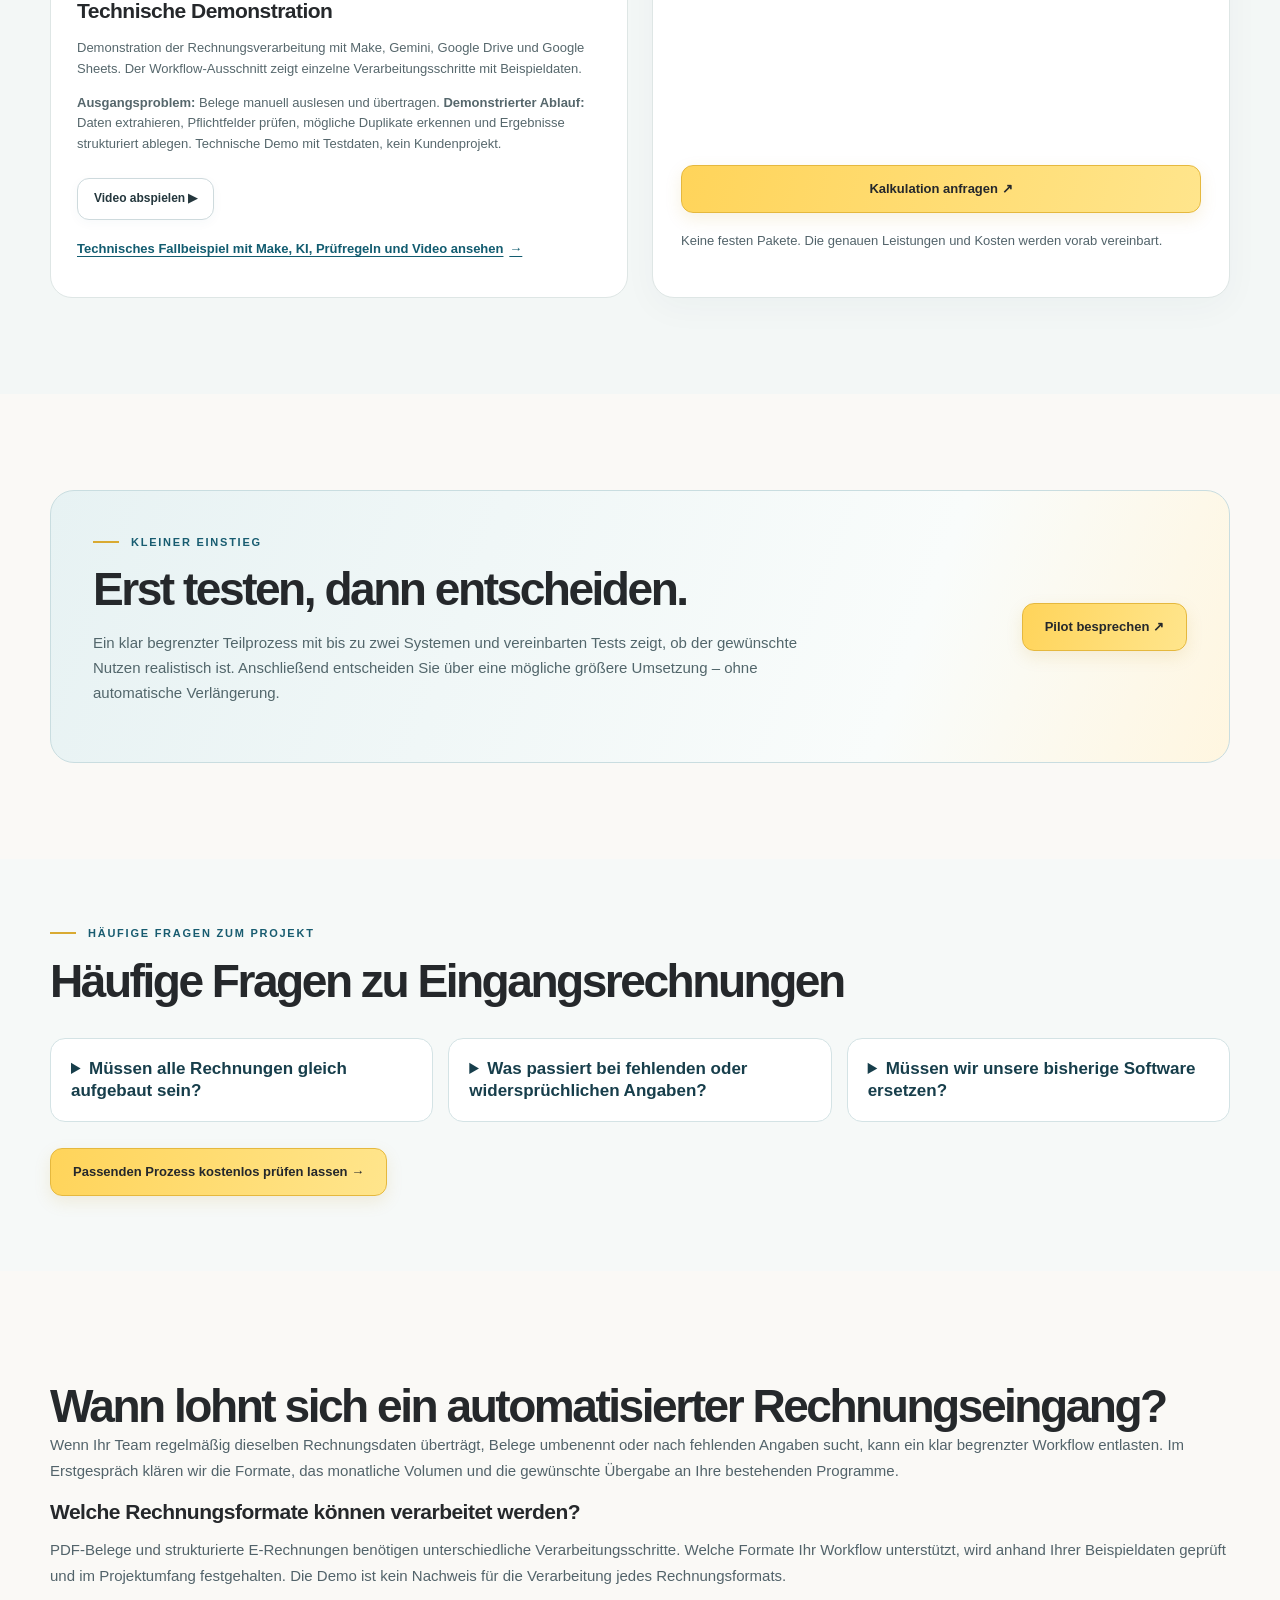
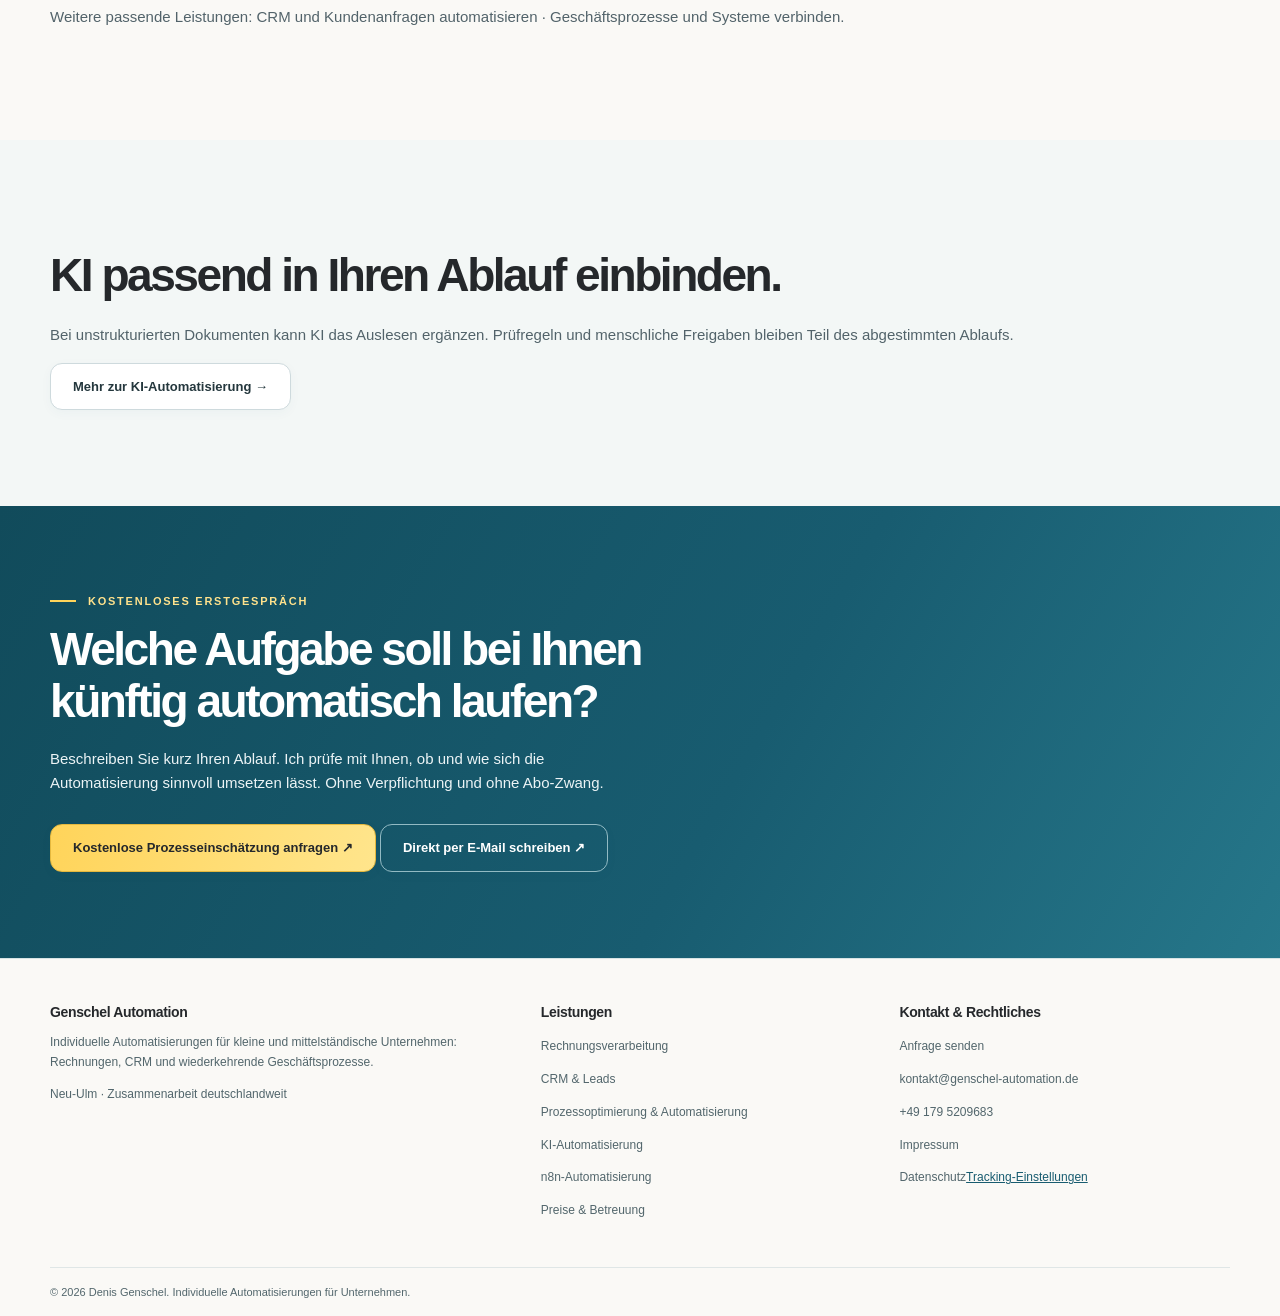
<file: rechnungen-automatisieren.html>
<!DOCTYPE html>
<html lang="de"><head><meta charset="utf-8"/><meta content="width=device-width,initial-scale=1" name="viewport"/><meta content="#FAF9F6" name="theme-color"/><title>Rechnungsautomatisierung für KMU | Genschel Automation</title><meta content="Rechnungsautomatisierung für KMU: E-Mail- und PDF-Rechnungen auslesen, Daten und Dubletten prüfen, Belege ablegen. Individueller Pilot ab ca. 390 €." name="description"/><meta content="website" property="og:type"/><meta content="Rechnungsautomatisierung für KMU | Genschel Automation" property="og:title"/><meta content="Rechnungsautomatisierung für KMU: E-Mail- und PDF-Rechnungen auslesen, Daten und Dubletten prüfen, Belege ablegen. Individueller Pilot ab ca. 390 €." property="og:description"/><link href="assets/style.css?v=8.1-consent-v6" rel="stylesheet"/><script defer="" src="assets/config.js?v=7.1-ga4-consent1"></script><script defer="" src="assets/privacy.js?v=8.1-consent-v6"></script><script defer="" src="assets/app.js?v=7.1-formspree-success1"></script><link href="https://genschel-automation.de/rechnungen-automatisieren.html" rel="canonical"/><link href="/favicon.ico" rel="icon" sizes="16x16 32x32 48x48 64x64 128x128 256x256" type="image/x-icon"/><link href="/favicon.png" rel="icon" sizes="256x256" type="image/png"/><meta content="de_DE" property="og:locale"/><meta content="Genschel Automation" property="og:site_name"/><meta content="https://genschel-automation.de/rechnungen-automatisieren.html" property="og:url"/><meta content="https://genschel-automation.de/assets/social-preview.webp" property="og:image"/><meta content="1200" property="og:image:width"/><meta content="630" property="og:image:height"/><meta content="summary_large_image" name="twitter:card"/><meta content="Rechnungsautomatisierung für KMU | Genschel Automation" name="twitter:title"/><meta content="Rechnungsautomatisierung für KMU: E-Mail- und PDF-Rechnungen auslesen, Daten und Dubletten prüfen, Belege ablegen. Individueller Pilot ab ca. 390 €." name="twitter:description"/><meta content="https://genschel-automation.de/assets/social-preview.webp" name="twitter:image"/><meta content="index, follow, max-image-preview:large" name="robots"/><script type="application/ld+json">[{"@context":"https://schema.org","@type":"ProfessionalService","@id":"https://genschel-automation.de/#unternehmen","name":"Genschel Automation","url":"https://genschel-automation.de/","image":"https://genschel-automation.de/assets/social-preview.webp","logo":"https://genschel-automation.de/assets/dg-logo.png","email":"kontakt@genschel-automation.de","telephone":"+49 179 5209683","description":"Individuelle KI- und Geschäftsprozessautomatisierung für kleine und mittlere Unternehmen in Deutschland.","address":{"@type":"PostalAddress","streetAddress":"Schillerstraße 22","postalCode":"89231","addressLocality":"Neu-Ulm","addressCountry":"DE"},"areaServed":{"@type":"Country","name":"Deutschland"},"hasOfferCatalog":{"@type":"OfferCatalog","name":"Automatisierungsdienstleistungen","itemListElement":[{"@type":"OfferCatalog","name":"Rechnungsverarbeitung automatisieren"},{"@type":"OfferCatalog","name":"CRM- und Kundenanfragen automatisieren"},{"@type":"OfferCatalog","name":"Individuelle Geschäftsprozessautomatisierung"}]},"alternateName":"Denis Genschel – Business Automation"},{"@context":"https://schema.org","@type":"WebSite","@id":"https://genschel-automation.de/#website","name":"Genschel Automation","url":"https://genschel-automation.de/","inLanguage":"de-DE","alternateName":"Denis Genschel – Business Automation"},{"@context":"https://schema.org","@type":"WebPage","@id":"https://genschel-automation.de/rechnungen-automatisieren.html#webpage","url":"https://genschel-automation.de/rechnungen-automatisieren.html","name":"Rechnungsautomatisierung für KMU | Genschel Automation","description":"Rechnungsautomatisierung für KMU: E-Mail- und PDF-Rechnungen auslesen, Daten und Dubletten prüfen, Belege ablegen. Individueller Pilot ab ca. 390 €.","inLanguage":"de-DE","isPartOf":{"@id":"https://genschel-automation.de/#website"}},{"@context":"https://schema.org","@type":"Service","@id":"https://genschel-automation.de/rechnungen-automatisieren.html#service","name":"Rechnungsverarbeitung automatisieren","serviceType":"Rechnungsverarbeitung automatisieren","description":"Rechnungsdaten auslesen, prüfen und dokumentiert in bestehende Abläufe integrieren.","url":"https://genschel-automation.de/rechnungen-automatisieren.html","provider":{"@id":"https://genschel-automation.de/#unternehmen"},"areaServed":{"@type":"Country","name":"Deutschland"}},{"@context":"https://schema.org","@type":"BreadcrumbList","itemListElement":[{"@type":"ListItem","position":1,"name":"Startseite","item":"https://genschel-automation.de/"},{"@type":"ListItem","position":2,"name":"Rechnungsautomatisierung","item":"https://genschel-automation.de/rechnungen-automatisieren.html"}]}]</script><style>.case-study-ref{margin:18px 0 12px}.case-study-link{display:inline-flex;align-items:center;gap:.45em;color:#125c70;font-weight:750;text-decoration:underline;text-underline-offset:.24em;line-height:1.55}.case-study-link:hover{color:#0c4051}</style></head><body><a class="skip" href="#main">Zum Inhalt springen</a><div class="topline"><div class="container"><b>Automatisierung für kleine &amp; mittelständische Unternehmen</b><span>Persönlich · Individuell · Deutschlandweit</span></div></div><header class="nav-wrap"><div class="container nav-inner"><a aria-label="Genschel Automation – Startseite" class="brand" href="/"><span aria-hidden="true" class="brand-mark"><img alt="" height="50" role="presentation" src="assets/dg-logo.png" width="88"/></span><span class="brand-name">Genschel Automation<small>Business Automation</small></span></a><nav aria-label="Hauptnavigation" class="nav-links" id="navLinks"><a href="/#leistungen">Leistungen</a><a href="/#projekte">Einblicke</a><a href="/#preise">Preise</a><a href="/#ablauf">Ablauf</a><a href="/#ueber-mich">Über mich</a></nav><a class="btn primary small" href="anfrage.html?leistung=rechnung">Kostenlose Einschätzung →</a><button aria-controls="navLinks" aria-expanded="false" class="menu" id="menuBtn" type="button">Menü ☰</button></div></header><main id="main"><nav aria-label="Brotkrumennavigation" class="breadcrumbs container"><a href="/">Startseite</a>  /  Rechnungsautomatisierung</nav><section class="subhero"><div class="container grid"><div><div class="eyebrow">EINGANGSRECHNUNGEN AUTOMATISIEREN</div><h1>Rechnungsautomatisierung: Eingangsrechnungen automatisch erfassen.</h1><p class="lead">Ich automatisiere den Rechnungseingang für kleine und mittlere Unternehmen: Rechnungen aus E-Mails und PDF-Anhängen erfassen, relevante Angaben mit OCR oder KI auslesen, Pflichtfelder und mögliche Dubletten prüfen und Belege strukturiert für die Buchhaltung vorbereiten. Unklare Fälle bleiben zur menschlichen Prüfung sichtbar.</p><div class="cta-line"><a class="btn primary" href="anfrage.html?leistung=rechnung">Kostenlose Prozesseinschätzung anfragen →</a><a class="btn" href="#beispiel">Beispiel ansehen ↓</a></div><div class="assurances"><span>Pilot ab ca. 390 €</span><span>Keine verpflichtende Monatsgebühr</span><span>Persönlicher Ansprechpartner</span></div><p class="subhero-trust">Belege geordnet empfangen · Daten vorbereitet · Prüffälle sichtbar</p></div><div class="aside-visual" style="padding:0;overflow:hidden"><img alt="Ablauf der Rechnungsautomatisierung: Rechnung empfangen, Daten prüfen und für die Buchhaltung vorbereiten." decoding="async" fetchpriority="high" height="1120" src="assets/hero-rechnungen-workflow.webp" style="display:block;width:100%;height:auto;border-radius:22px" width="1120"/></div></div><div class="landing-price-cue"><div><span class="landing-price-label">KLARER EINSTIEG</span><strong>Pilot ab ca. 390 €</strong><p>Umsetzung ab ca. 900 € · monatliche Betreuung optional · individuelle Kostenaufstellung vor dem Start.</p></div><a class="btn primary" href="anfrage.html?leistung=rechnung">Kostenlose Prozesseinschätzung anfragen →</a></div></section>
<section class="section"><div class="container"><div class="section-head"><div><div class="eyebrow">Konkrete Möglichkeiten</div><h2>Welche Schritte der Rechnungsverarbeitung lassen sich automatisieren?</h2></div><p>Wenn jede Rechnung separat geöffnet, übertragen und abgelegt werden muss, summieren sich kleine Arbeitsschritte. Genau dort lohnt sich eine Prüfung der Automatisierung.</p></div><div class="comparison"><div class="compare after"><h3>Typische Bausteine</h3><ul><li>Rechnungen aus E-Mails und Anhängen automatisch erfassen</li><li>Lieferant, Rechnungsdatum und Beträge KI-gestützt auslesen</li><li>Pflichtfelder prüfen und mögliche Dubletten erkennen</li><li>Dokumente strukturiert speichern und Daten weitergeben</li></ul></div><div class="compare"><h3>Worauf ich bei der Umsetzung achte</h3><ul><li>Saubere Eingabedaten und klare Zuständigkeiten</li><li>Prüfschritte, Fehlerbehandlung und nachvollziehbare Logs</li><li>Abnahme anhand vereinbarter Tests</li><li>Dokumentation und verständliche Übergabe</li></ul></div></div><div class="mid-cta"><div><strong>Sie haben einen ähnlichen Ablauf?</strong><p>Ich prüfe mit Ihnen, was technisch möglich und wirtschaftlich sinnvoll ist.</p></div><a class="btn primary" href="anfrage.html?leistung=rechnung">Unverbindliche Anfrage ↗</a></div></div></section>
<section class="section" id="rechnungseingang-ablauf"><div class="container"><div class="section-head"><div><div class="eyebrow">Rechnungseingang im Detail</div><h2>Wie funktioniert eine automatische Rechnungsverarbeitung?</h2></div><p>Statt Belege manuell aus E-Mails zu öffnen und Beträge abzutippen, lassen sich wiederkehrende Arbeitsschritte in einem überprüfbaren Workflow zusammenfassen.</p></div><div class="comparison"><div class="compare after"><h3>Vier Schritte eines möglichen Workflows</h3><ul><li><strong>Eingang:</strong> Neue E-Mails und Rechnungsanhänge erkennen.</li><li><strong>Auslesen:</strong> Lieferant, Rechnungsnummer, Datum und Beträge mithilfe von OCR oder KI erfassen.</li><li><strong>Prüfen:</strong> Fehlende Pflichtangaben, auffällige Werte und mögliche Doppelbelege kennzeichnen.</li><li><strong>Übergabe:</strong> Datei und geprüfte Daten geordnet speichern oder an ein geeignetes System übergeben.</li></ul></div><div class="compare"><h3>Was weiterhin kontrolliert werden muss</h3><ul><li>Schlecht lesbare PDFs und unterschiedliche Rechnungsformate.</li><li>Abweichungen zwischen ausgelesenen Summen und Originalbeleg.</li><li>Freigaben und offene Prüffälle vor der weiteren Verarbeitung.</li><li>Verfügbarkeit von Schnittstellen und erforderliche Aufbewahrungsregeln.</li></ul></div></div><p class="sub" style="margin-top:22px">Ein eigenes technisches Beispiel mit Make, Gemini und Google Sheets ist im Video auf dieser Seite zu sehen. Wenn zusätzliche Freitext- oder Dokumentanalysen benötigt werden, kann auch eine <a href="ki-automatisierung.html">KI-Automatisierung</a> Teil der Lösung sein. Die abschließende fachliche Prüfung und Buchung bleiben gesondert zu regeln.</p></div></section>
<section class="section alt" id="beispiel"><div class="container"><div class="section-head"><div><div class="eyebrow">Einblick in meine Arbeitsweise</div><h2>Sehen Sie den Ablauf im Projektvideo.</h2></div><p>Ein konkreter technischer Einblick mit Beispieldaten statt bloßer Versprechen. Ihre Umsetzung wird individuell abgestimmt.</p></div><div class="work-grid"><article class="work-card"><button class="work-media" data-title="Technischer Workflow – Demonstration" data-video="https://genscheldenis-ops.github.io/assets/invoice-demo.mp4" type="button"><img alt="Demonstrationsaufnahme eines Automatisierungsworkflows" loading="lazy" src="assets/invoice-detail.webp"/><span class="play-round">▶</span></button><div class="work-body"><h3>Technische Demonstration</h3><p>Demonstration der Rechnungsverarbeitung mit Make, Gemini, Google Drive und Google Sheets. Der Workflow-Ausschnitt zeigt einzelne Verarbeitungsschritte mit Beispieldaten.</p><p class="smallprint"><strong>Ausgangsproblem:</strong> Belege manuell auslesen und übertragen. <strong>Demonstrierter Ablauf:</strong> Daten extrahieren, Pflichtfelder prüfen, mögliche Duplikate erkennen und Ergebnisse strukturiert ablegen. Technische Demo mit Testdaten, kein Kundenprojekt.</p><button class="btn small" data-title="Technischer Workflow – Demonstration" data-video="https://genscheldenis-ops.github.io/assets/invoice-demo.mp4" type="button">Video abspielen ▶</button><p class="case-study-ref"><a class="case-study-link" href="eingangsrechnungen-automatisieren-make-ki.html">Technisches Fallbeispiel mit Make, KI, Prüfregeln und Video ansehen <span aria-hidden="true">→</span></a></p></div></article><div class="price-box"><span class="price-top">Transparent statt pauschal</span><h2 style="font-size:34px;margin:19px 0">Was kostet die Umsetzung?</h2><p>Der Preis hängt unter anderem von Ihren Programmen, Prüfregeln und Testanforderungen ab. Für einen einfachen bis mittleren Workflow liegt eine erste <strong>unverbindliche Orientierung bei ca. 900–3.500 € einmalig</strong>.</p><p>Ein kleiner Pilot ist häufig bereits für <strong>ca. 390–790 €</strong> möglich. Laufende Betreuung ist optional (Orientierung <strong>ca. 99–390 € monatlich</strong>); Lizenzen und API-Nutzung kommen gegebenenfalls dazu.</p><a class="btn primary" href="anfrage.html?leistung=rechnung">Kalkulation anfragen ↗</a><p class="smallprint">Keine festen Pakete. Die genauen Leistungen und Kosten werden vorab vereinbart.</p></div></div></div></section>
<section class="section"><div class="container"><div class="pilot-panel"><div><div class="eyebrow">Kleiner Einstieg</div><h2>Erst testen, dann entscheiden.</h2><p>Ein klar begrenzter Teilprozess mit bis zu zwei Systemen und vereinbarten Tests zeigt, ob der gewünschte Nutzen realistisch ist. Anschließend entscheiden Sie über eine mögliche größere Umsetzung – ohne automatische Verlängerung.</p></div><a class="btn primary" href="anfrage.html?leistung=pilot">Pilot besprechen ↗</a></div></div></section><section class="section seo-faq" id="fragen"><div class="container"><div class="eyebrow">Häufige Fragen zum Projekt</div><h2>Häufige Fragen zu Eingangsrechnungen</h2><div class="seo-faq-grid"><details class="seo-faq-entry"><summary>Müssen alle Rechnungen gleich aufgebaut sein?</summary><p>Nein. Unterschiedliche PDF-Rechnungen oder E-Mail-Anhänge können grundsätzlich verarbeitet werden. Im Pilot prüfen wir die vorhandenen Formate, Pflichtfelder und die Fehlerbehandlung.</p></details><details class="seo-faq-entry"><summary>Was passiert bei fehlenden oder widersprüchlichen Angaben?</summary><p>Die Automatisierung bereitet Daten vor. Fehlende oder widersprüchliche Angaben werden nach vereinbarten Regeln zur manuellen Prüfung weitergegeben. Prüfregeln und den Umgang mit Ausnahmefällen legen wir gemeinsam fest.</p></details><details class="seo-faq-entry"><summary>Müssen wir unsere bisherige Software ersetzen?</summary><p>Nicht unbedingt. Zunächst wird geprüft, welche Ihrer bestehenden Anwendungen geeignete Schnittstellen oder Exportmöglichkeiten anbieten. Die technische Machbarkeit entscheidet über die Umsetzung.</p></details></div><a class="btn primary" href="anfrage.html?leistung=rechnung">Passenden Prozess kostenlos prüfen lassen →</a></div></section><section class="section"><div class="container"><h2>Wann lohnt sich ein automatisierter Rechnungseingang?</h2><p class="sub">Wenn Ihr Team regelmäßig dieselben Rechnungsdaten überträgt, Belege umbenennt oder nach fehlenden Angaben sucht, kann ein klar begrenzter Workflow entlasten. Im Erstgespräch klären wir die Formate, das monatliche Volumen und die gewünschte Übergabe an Ihre bestehenden Programme.</p><h3>Welche Rechnungsformate können verarbeitet werden?</h3><p class="sub">PDF-Belege und strukturierte E-Rechnungen benötigen unterschiedliche Verarbeitungsschritte. Welche Formate Ihr Workflow unterstützt, wird anhand Ihrer Beispieldaten geprüft und im Projektumfang festgehalten. Die Demo ist kein Nachweis für die Verarbeitung jedes Rechnungsformats.</p><p class="sub">Weitere passende Leistungen: <a href="crm-automatisieren.html">CRM und Kundenanfragen automatisieren</a> · <a href="prozesse-automatisieren.html">Geschäftsprozesse und Systeme verbinden</a>.</p></div></section><section class="section alt"><div class="container"><h2>KI passend in Ihren Ablauf einbinden.</h2><p class="sub" style="margin-top:20px">Bei unstrukturierten Dokumenten kann KI das Auslesen ergänzen. Prüfregeln und menschliche Freigaben bleiben Teil des abgestimmten Ablaufs.</p><a class="btn" href="ki-automatisierung.html">Mehr zur KI-Automatisierung →</a></div></section></main><section class="closing"><div class="container"><div class="eyebrow">Kostenloses Erstgespräch</div><h2>Welche Aufgabe soll bei Ihnen künftig automatisch laufen?</h2><p>Beschreiben Sie kurz Ihren Ablauf. Ich prüfe mit Ihnen, ob und wie sich die Automatisierung sinnvoll umsetzen lässt. Ohne Verpflichtung und ohne Abo-Zwang.</p><a class="btn cream" href="anfrage.html?leistung=rechnung">Kostenlose Prozesseinschätzung anfragen ↗</a> <a class="btn" href="mailto:kontakt@genschel-automation.de?subject=Anfrage%20Business%20Automation">Direkt per E-Mail schreiben ↗</a></div></section><footer class="footer"><div class="container foot-grid"><div><h3>Genschel Automation</h3><p>Individuelle Automatisierungen für kleine und mittelständische Unternehmen: Rechnungen, CRM und wiederkehrende Geschäftsprozesse.</p><p>Neu-Ulm · Zusammenarbeit deutschlandweit</p></div><div><h3>Leistungen</h3><ul><li><a href="rechnungen-automatisieren.html">Rechnungsverarbeitung</a></li><li><a href="crm-automatisieren.html">CRM &amp; Leads</a></li><li><a href="prozesse-automatisieren.html">Prozessoptimierung &amp; Automatisierung</a></li><li><a href="ki-automatisierung.html">KI-Automatisierung</a></li><li><a href="n8n-automatisierung.html">n8n-Automatisierung</a></li><li><a href="/#preise">Preise &amp; Betreuung</a></li></ul></div><div><h3>Kontakt &amp; Rechtliches</h3><ul><li><a href="anfrage.html?leistung=rechnung">Anfrage senden</a></li><li><a href="mailto:kontakt@genschel-automation.de">kontakt@genschel-automation.de</a></li><li><a href="tel:+491795209683">+49 179 5209683</a></li><li><a href="impressum.html">Impressum</a></li><li><a href="datenschutz.html">Datenschutz</a><button class="privacy-settings-link" data-privacy-settings="" type="button">Tracking-Einstellungen</button></li></ul></div></div><div class="container copyright">© <span data-year="">2026</span> Denis Genschel. Individuelle Automatisierungen für Unternehmen.</div></footer><div class="mobile-cta"><a class="btn primary" href="anfrage.html?leistung=rechnung">Kostenlose Prozesseinschätzung anfragen →</a></div><dialog aria-labelledby="videoTitle" class="video-dialog" id="videoDialog"><div class="dialog-bar"><span id="videoTitle">Projekt-Demo</span><button aria-label="Video schließen" class="closeVideo" type="button">×</button></div><div id="videoMount"></div><p>Das Video wird erst nach dem Anklicken von einem externen Anbieter geladen. Datenschutzinformationen finden Sie in der Datenschutzerklärung.</p></dialog></body></html>
</file>
<file: assets/style.css>
:root{--bg:#fffdf7;--ink:#242119;--sub:#6c6253;--accent:#916100;--accent-2:#fff0bf;--cream:#fff6dc;--line:#eee2c5;--w:#fff;--warm:#fff4d3;--amber:#e3af28;--max:1180px}
*{box-sizing:border-box}html{scroll-behavior:smooth;scroll-padding-top:93px}body{margin:0;font:15px/1.65 Inter,ui-sans-serif,-apple-system,BlinkMacSystemFont,"Segoe UI",sans-serif;background:var(--bg);color:var(--ink);-webkit-font-smoothing:antialiased}a{color:inherit;text-decoration:none}button,input,select,textarea{font:inherit}button{cursor:pointer}img{max-width:100%;display:block}::selection{color:#fff;background:var(--accent)}:focus-visible{outline:3px solid #e6ba3c;outline-offset:3px}.container{width:min(calc(100% - 48px),var(--max));margin:auto}.skip{position:absolute;left:-100vw;background:white;color:#332813;padding:10px;z-index:200}.skip:focus{left:12px;top:12px}.topline{background:#fff1b7;color:#493915;font-size:11px;letter-spacing:.1em;text-transform:uppercase}.topline .container{display:flex;justify-content:center;gap:22px;padding:7px;flex-wrap:wrap}.topline b{font-weight:750}.nav-wrap{position:sticky;top:0;z-index:100;background:rgba(250,250,247,.96);border-bottom:1px solid var(--line);backdrop-filter:blur(14px)}.nav-inner{min-height:80px;display:flex;align-items:center;justify-content:space-between;gap:20px}.brand{display:flex;gap:10px;align-items:center}.brand-mark{width:42px;height:42px;border-radius:13px;background:var(--ink);color:#fff;display:grid;place-items:center;font-weight:850;letter-spacing:-.08em;font-size:15px}.brand-name{font-size:14px;font-weight:800;line-height:1.13;letter-spacing:-.015em}.brand-name small{font-size:10px;text-transform:uppercase;display:block;font-weight:700;letter-spacing:.13em;color:var(--sub);margin-top:5px}.nav-links{display:flex;gap:25px;align-items:center}.nav-links a{font-size:12px;font-weight:700;color:#6f6249}.nav-links a:hover{color:var(--accent)}.btn{display:inline-flex;align-items:center;justify-content:center;gap:10px;min-height:47px;padding:12px 22px;font-weight:750;font-size:13px;border-radius:12px;border:1px solid var(--line);background:white;color:var(--ink);transition:transform .2s,background .2s,border-color .2s;box-shadow:0 2px 0 rgba(0,0,0,.03)}.btn:hover{transform:translateY(-2px);border-color:var(--accent)}.btn.primary{color:white;background:var(--accent);border-color:var(--accent)}.btn.primary:hover{background:#db9e15}.btn.cream{background:#fff3d0;border-color:#fff0c2;color:#322a1b}.btn.dark{background:var(--ink);color:white;border-color:var(--ink)}.btn.small{min-height:42px;font-size:12px;padding:10px 16px}.menu{display:none;border:1px solid var(--line);background:white;border-radius:10px;padding:8px 12px}.mobile-cta{display:none}.eyebrow{text-transform:uppercase;font-size:11px;letter-spacing:.16em;color:var(--accent);font-weight:850;display:flex;align-items:center;gap:12px}.eyebrow:before{content:"";display:inline-block;width:26px;height:2px;background:var(--accent)}h1,h2,h3,p{margin-top:0}h1{font-size:clamp(44px,5.4vw,80px);letter-spacing:-.067em;line-height:1.05;font-weight:820;margin:22px 0 24px}h2{font-size:clamp(32px,3.6vw,51px);line-height:1.12;letter-spacing:-.054em;margin:14px 0 0;font-weight:790}h3{font-size:21px;line-height:1.2;letter-spacing:-.025em;margin-bottom:13px}.lead{font-size:17px;line-height:1.8;color:#6c6253}.sub{color:var(--sub);line-height:1.72}.smallprint{font-size:12px;color:#877963;line-height:1.6}.hero{background:radial-gradient(circle at 74% 15%,#fff1c3 0,transparent 37%),linear-gradient(180deg,#fffefb,#fff9e7);overflow:hidden}.hero-grid{display:grid;grid-template-columns:1.04fr .96fr;gap:50px;align-items:center;padding:86px 0 90px}.hero h1 em{font-style:normal;color:var(--accent)}.hero-left .lead{max-width:550px}.cta-line{display:flex;gap:11px;flex-wrap:wrap;margin:29px 0 22px}.assurances{display:flex;flex-wrap:wrap;gap:18px;color:#786747;font-size:12px;font-weight:650}.assurances span:before{content:"✓";background:#ffeca3;padding:1px 5px;border-radius:100px;margin-right:7px;color:#9d6c0b}.hero-visual{position:relative;padding:35px;border-radius:30px;background:linear-gradient(145deg,#fff0b0,#fffaf0);min-height:470px;border:1px solid #f4dda0;box-shadow:0 38px 80px rgba(29,55,32,.1)}.visual-top{font-size:11px;color:#736751;text-transform:uppercase;letter-spacing:.12em;font-weight:800;display:flex;justify-content:space-between;margin-bottom:32px}.visual-card{background:white;box-shadow:0 13px 35px rgba(33,62,42,.09);border:1px solid #fff3d1;border-radius:15px;padding:18px;display:flex;align-items:center;gap:14px}.visual-card .ic{display:grid;place-items:center;width:45px;height:45px;background:#fff1c3;color:#aa7917;border-radius:12px;font-size:20px;font-weight:800}.visual-card strong{font-size:13px;display:block}.visual-card small{display:block;font-size:11px;color:var(--sub);margin-top:4px}.visual-card i{font-size:11px;margin-left:auto;background:#fff6d5;color:#946900;padding:4px 9px;border-radius:50px;font-style:normal;font-weight:750}.visual-line{height:29px;width:2px;background:linear-gradient(#efca6b,#fff0c0);margin-left:40px;position:relative}.visual-line:after{content:"⌄";position:absolute;bottom:-6px;left:-5px;color:var(--accent);font-weight:bold}.float-pill{position:absolute;right:-12px;bottom:30px;border-radius:12px;padding:11px 14px;background:var(--ink);color:#fff5d9;font-size:11px;font-weight:750;box-shadow:0 10px 26px #66521b21}.trustband{background:white;border-top:1px solid var(--line);border-bottom:1px solid var(--line)}.trustband .container{padding:22px 0;display:flex;align-items:center;justify-content:space-between;gap:23px;flex-wrap:wrap}.trustband div{display:flex;gap:9px;align-items:center;font-size:12px;color:#766a52}.trustband strong{color:#332b1d;font-size:13px}.trustband .tick{background:#fff2cb;color:var(--accent);padding:5px 8px;border-radius:9px;font-weight:bold}.section{padding:96px 0}.section.alt{background:#fffaf0}.section-head{display:flex;justify-content:space-between;gap:35px;align-items:end;margin-bottom:37px}.section-head p{max-width:350px;margin:0;color:var(--sub)}.section-title{max-width:725px}.services{display:grid;grid-template-columns:repeat(3,1fr);gap:18px}.service-card{background:white;border:1px solid var(--line);border-radius:22px;padding:30px;display:flex;flex-direction:column;min-height:380px;box-shadow:0 12px 30px rgba(35,59,42,.025)}.service-number{color:#c9b780;font-size:11px;letter-spacing:.1em;font-weight:800}.service-icon{width:50px;height:50px;background:#fff8e4;border-radius:14px;display:grid;place-items:center;color:var(--accent);font-size:24px;margin:24px 0 16px}.service-card p{color:var(--sub);font-size:13px}.service-card a.arrow{margin-top:auto;padding-top:22px;color:var(--accent);font-size:13px;font-weight:800}.service-card a.arrow:hover{text-decoration:underline}.mid-cta{display:flex;justify-content:space-between;gap:20px;align-items:center;border-radius:18px;background:#fce6a4;color:white;padding:32px 36px;margin-top:23px}.mid-cta strong{font-size:20px;letter-spacing:-.025em}.mid-cta p{color:#756044;font-size:13px;margin:6px 0 0}.mid-cta .btn{flex-shrink:0}.comparison{display:grid;grid-template-columns:1fr 1fr;gap:24px}.compare{background:#fff;padding:34px;border-radius:22px;border:1px solid var(--line)}.compare.after{background:#fff6db}.compare h3{margin:0 0 21px}.compare ul{margin:0;padding:0;list-style:none;display:grid;gap:17px}.compare li{display:flex;gap:11px;align-items:start;color:#6c614e;font-size:14px}.compare li:before{content:"—";color:#bd8277;font-weight:800}.compare.after li:before{content:"✓";color:#996c10}.work-grid{display:grid;grid-template-columns:1fr 1fr;gap:24px}.work-card{background:#fff;border-radius:22px;overflow:hidden;border:1px solid var(--line)}.work-media{position:relative;aspect-ratio:16/9;overflow:hidden;background:#f4e7c6;display:block;border:0;width:100%;padding:0;text-align:left;cursor:pointer}.work-media img{height:100%;width:100%;object-fit:cover;filter:brightness(.88);transition:transform .3s}.work-media:hover img{transform:scale(1.035)}.play-round{position:absolute;inset:0;margin:auto;width:58px;height:58px;border-radius:50%;background:#fff;color:#8e6012;display:grid;place-items:center;font-size:21px;box-shadow:0 8px 35px #0003}.work-body{padding:26px}.work-body p{font-size:13px;color:var(--sub)}.work-body .btn{margin-top:10px}.fact-line{display:flex;flex-wrap:wrap;gap:9px;margin:0 0 20px}.fact-line span{border:1px solid #f1e3bd;border-radius:99px;padding:6px 11px;font-size:11px;color:#756344}.pricing-grid{display:grid;grid-template-columns:repeat(3,1fr);gap:18px}.price-box{background:white;border:1px solid var(--line);border-radius:22px;padding:28px;display:flex;flex-direction:column}.price-box.featured{border:2px solid #e3ae2a;box-shadow:0 16px 35px #54401415}.price-top{font-size:11px;font-weight:850;letter-spacing:.13em;color:var(--accent);text-transform:uppercase}.price-amount{font-size:32px;font-weight:850;letter-spacing:-.05em;margin:18px 0 4px}.price-type{font-size:12px;color:var(--sub)}.price-box p{font-size:13px;color:var(--sub);margin:18px 0}.price-box ul{padding:0;margin:0 0 21px;list-style:none;display:grid;gap:10px}.price-box li{font-size:12px;color:#75684c;padding-left:20px;position:relative}.price-box li:before{content:"✓";left:0;position:absolute;color:#a4720e;font-weight:bold}.price-box .btn{margin-top:auto}.pricing-note{background:#fff9ea;border:1px solid #eadac0;padding:24px;border-radius:16px;margin-top:22px;font-size:13px;color:#574b37}.factor-grid{display:grid;grid-template-columns:repeat(4,1fr);gap:12px;margin-top:20px}.factor{padding:20px;background:#fff8e9;border-radius:14px;border:1px solid #f1e4c6}.factor strong{display:block;font-size:14px}.factor span{font-size:12px;color:var(--sub)}.step-grid{display:grid;grid-template-columns:repeat(4,1fr);gap:14px}.step{padding:25px;border:1px solid var(--line);border-radius:18px;background:white}.step .num{color:var(--accent);font-size:12px;font-weight:850}.step h3{font-size:18px;margin:21px 0 9px}.step p{font-size:13px;color:var(--sub);margin:0}.pilot-panel{border-radius:24px;background:#fff1c6;border:1px solid #f6d984;padding:42px;display:grid;grid-template-columns:1fr auto;gap:30px;align-items:center}.pilot-panel h2{margin:12px 0 16px}.pilot-panel p{max-width:750px;color:#796c54}.about{display:grid;grid-template-columns:.72fr 1.28fr;gap:72px;align-items:center}.about-photo{border-radius:25px;overflow:hidden;background:#fff1d7}.about-photo img{height:430px;width:100%;object-fit:cover;object-position:center}.about h2{margin-bottom:22px}.about p{color:var(--sub)}.about-points{display:flex;gap:9px;flex-wrap:wrap;margin:25px 0}.about-points span{background:#fff6de;color:#80600f;font-size:12px;padding:8px 12px;border-radius:30px;font-weight:650}.faq{display:grid;grid-template-columns:.7fr 1fr;gap:55px}.faq-list details{border-top:1px solid var(--line);padding:21px 0}.faq-list details:last-child{border-bottom:1px solid var(--line)}.faq-list summary{list-style:none;cursor:pointer;font-size:15px;font-weight:750;display:flex;justify-content:space-between;gap:15px}.faq-list summary::-webkit-details-marker{display:none}.faq-list summary:after{content:"+";font-size:21px;color:var(--accent)}.faq-list details[open] summary:after{content:"−"}.faq-list p{font-size:13px;color:var(--sub);padding-right:22px;margin:12px 0 0}.closing{padding:86px 0;background:#ffe69b;color:white}.closing h2{max-width:690px}.closing p{color:#685126;max-width:600px;margin:19px 0 28px}.closing .eyebrow{color:#f5ce63}.closing .eyebrow:before{background:#f5ce63}.footer{background:#fff5da;color:#3a3221}.foot-grid{display:grid;grid-template-columns:1.4fr 1fr 1fr;gap:28px;padding:45px 0}.footer h3{font-size:14px;margin:0 0 13px}.footer p,.footer a{font-size:12px;color:#685b3f}.footer a:hover{text-decoration:underline}.footer ul{margin:0;padding:0;list-style:none;display:grid;gap:8px}.copyright{border-top:1px solid #e7d4a5;padding:15px 0;color:#756a52;font-size:11px}.subhero{padding:83px 0 70px;background:linear-gradient(155deg,#fffbee,#fff0b9)}.subhero .grid{display:grid;grid-template-columns:1.2fr .8fr;gap:80px;align-items:center}.subhero h1{font-size:clamp(42px,5vw,65px)}.subhero .lead{max-width:600px}.aside-visual{background:white;border:1px solid #efdaad;border-radius:24px;padding:27px;box-shadow:0 22px 40px #45300c15}.aside-visual .label{font-size:12px;letter-spacing:.1em;text-transform:uppercase;color:var(--accent);font-weight:850}.flow-item{background:#fff9e5;border:1px solid #f3e5c4;border-radius:11px;padding:15px;font-size:13px;font-weight:750;margin:14px 0}.flow-arrow{text-align:center;color:var(--accent);font-size:22px;line-height:1}.bullets{padding:0;margin:23px 0;list-style:none;display:grid;gap:10px}.bullets li{display:flex;gap:9px;font-size:14px;color:#776449}.bullets li:before{content:"✓";font-weight:bold;color:var(--accent)}.inquiry-head{background:#fff1c3;padding:70px 0}.inquiry-layout{display:grid;grid-template-columns:1fr .65fr;gap:50px}.formbox{background:white;border-radius:23px;border:1px solid var(--line);padding:35px;box-shadow:0 18px 40px #47330014}.formbox label{display:block;font-size:12px;font-weight:800;margin:16px 0 6px}.formbox input,.formbox select,.formbox textarea{display:block;width:100%;border:1px solid #e8d9b6;background:#fffefa;color:#2e281c;border-radius:10px;padding:12px 13px;font-size:14px}.formbox textarea{min-height:135px;resize:vertical}.formbox .btn{width:100%;margin-top:22px}.formbox .hint{font-size:11px;color:var(--sub);margin-top:11px}.contact-card{border-radius:20px;background:#fff7e0;padding:24px;margin-bottom:14px}.contact-card strong{display:block;font-size:14px}.contact-card a{color:var(--accent);font-weight:750;font-size:15px;word-break:break-word}.flag{display:inline-block;font-size:11px;letter-spacing:.06em;padding:4px 9px;background:#fff1d4;border:1px solid #ebd8a9;border-radius:8px;color:#715a29;font-weight:750;margin-bottom:14px}.legal{max-width:760px;min-height:55vh}.legal h1{font-size:48px}.legal h2{font-size:24px;margin:27px 0 11px}.legal p{font-size:14px;color:#6d6152}.legal .warning{background:#fff1dc;border:1px solid #ecd9a9;border-radius:15px;padding:20px}.video-dialog{border:0;border-radius:20px;background:#221c12;padding:0;width:min(94vw,1020px);max-width:none;color:#fff;box-shadow:0 35px 80px #0009}.video-dialog::backdrop{background:#221b16dc}.dialog-bar{display:flex;align-items:center;justify-content:space-between;padding:13px 19px;font-weight:750;font-size:13px}.dialog-bar button{border:1px solid #a38a53;background:#55401b;color:#fff;font-size:23px;line-height:1;border-radius:40px;width:36px;height:36px}.video-dialog video{width:100%;display:block;max-height:75vh;background:black}.video-dialog p{padding:4px 18px 16px;font-size:11px;color:#fbe9a9;margin:0}.floating-help{position:fixed;bottom:20px;right:20px;z-index:90;background:#fff;border:1px solid var(--line);box-shadow:0 12px 35px #3c280d15;border-radius:15px;padding:8px 9px 8px 15px;display:flex;align-items:center;gap:15px;max-width:365px}.floating-help span{font-size:11px;color:#756953}.floating-help a{white-space:nowrap}.screen-reader{position:absolute;clip-path:inset(50%);width:1px;height:1px;overflow:hidden}
@media(max-width:1070px){.nav-links{gap:14px}.nav-links a{font-size:11px}.hero-grid{gap:25px}.hero-visual{padding:22px}.float-pill{right:5px}.factor-grid{grid-template-columns:repeat(2,1fr)}}
@media(max-width:810px){.nav-links{display:none;position:absolute;top:79px;left:0;right:0;background:#fff;border-bottom:1px solid var(--line);padding:24px;flex-direction:column;align-items:stretch;gap:18px}.nav-links.open{display:flex}.menu{display:inline-flex}.nav-inner>.btn{display:none}.hero-grid,.subhero .grid{grid-template-columns:1fr}.hero-visual{max-width:580px;width:100%;margin:auto;min-height:410px}.hero-grid{padding:60px 0}.services,.pricing-grid{grid-template-columns:1fr 1fr}.section{padding:68px 0}.step-grid{grid-template-columns:1fr 1fr}.about,.faq,.inquiry-layout{grid-template-columns:1fr;gap:28px}.about-photo{max-width:470px}.section-head{display:block}.section-head p{margin-top:17px}.pilot-panel{grid-template-columns:1fr}.floating-help{display:none}.mobile-cta{display:block;position:fixed;bottom:0;left:0;right:0;background:#fff;border-top:1px solid var(--line);padding:10px 16px;z-index:120}.mobile-cta .btn{width:100%}body{padding-bottom:68px}}
@media(max-width:580px){.container{width:min(calc(100% - 30px),var(--max))}.topline .container{font-size:10px;gap:9px}.hero h1{font-size:46px}.lead{font-size:15px}.hero-visual{min-height:340px;padding:20px}.visual-card{padding:12px}.float-pill{right:5px;bottom:13px;font-size:10px}.services,.pricing-grid,.comparison,.work-grid,.step-grid,.foot-grid,.factor-grid{grid-template-columns:1fr}.hero-grid{padding:43px 0 50px}.trustband .container{gap:13px}.service-card{min-height:280px}.section{padding:56px 0}.mid-cta{flex-direction:column;align-items:start;padding:28px}.about-photo img{height:340px}.inquiry-head{padding:50px 0}.subhero{padding:50px 0}.pilot-panel{padding:28px}.formbox{padding:25px}.closing{padding:65px 0}.contact-card{margin-bottom:10px}}
@media(prefers-reduced-motion:reduce){html{scroll-behavior:auto}*,*:before,*:after{transition:none!important}}


.visually-hidden{position:absolute!important;left:-10000px!important;width:1px!important;height:1px!important;overflow:hidden!important}
.formbox .privacy-confirm{display:flex;gap:12px;align-items:flex-start;font-weight:500;font-size:12px;line-height:1.55;background:#fff9e9;padding:13px;border:1px solid #f0e0bc;border-radius:12px;margin:19px 0 0}
.formbox .privacy-confirm input{width:20px;height:20px;margin:0;flex-shrink:0;accent-color:var(--accent)}
.formbox .privacy-confirm a{text-decoration:underline;color:var(--accent);font-weight:800}
.formbox button:disabled{opacity:.65;cursor:progress}
.form-message{font-size:13px;line-height:1.6;padding:0;margin-top:13px;color:var(--accent)}
.form-message:not(:empty){padding:13px 15px;background:#fff7db;border:1px solid #f1dda5;border-radius:10px}
.form-message.error{color:#8a322b;background:#fff0eb;border-color:#efc2b5}
.consent-banner{position:fixed;z-index:500;bottom:18px;left:18px;right:18px;max-width:980px;margin:auto;display:flex;gap:22px;align-items:center;justify-content:space-between;background:white;box-shadow:0 20px 65px #413b2535;border:1px solid #e0c98f;border-radius:17px;padding:21px 24px;color:var(--ink)}
.consent-banner strong{font-size:16px}.consent-banner p{font-size:12px;line-height:1.5;max-width:630px;margin:5px 0 0;color:var(--sub)}
.consent-banner a{text-decoration:underline}.consent-actions{display:flex;gap:9px;flex-shrink:0}
.privacy-settings-link{background:transparent;border:0;padding:0;color:#685b3f;text-decoration:underline;cursor:pointer;font-size:12px}
.privacy-settings-link:hover{color:white}
@media(max-width:810px){.consent-banner{bottom:83px;flex-direction:column;align-items:stretch;gap:13px}.consent-actions{justify-content:flex-end}}
@media(max-width:440px){.consent-banner{padding:15px;left:9px;right:9px}.consent-actions .btn{flex:1;padding:10px 12px}}


:root{--bg:#fffdfa;--ink:#27231b;--sub:#655d4e;--accent:#956000;--accent-2:#fff0a4;--cream:#fff8e8;--line:#efe1c4;--w:#fff;--warm:#fff2c8;--amber:#f2ba24}
body{background:var(--bg);color:var(--ink)}
::selection{background:#ffdf61;color:#27231b}
.topline{background:linear-gradient(95deg,#ffe28a,#fff6ce 58%,#ffeb9b);color:#4c3b18}
.nav-wrap{background:rgba(255,253,248,.96)}
.brand-mark{background:linear-gradient(135deg,#ffdc64,#f6ad20);color:#342914;box-shadow:0 5px 17px rgba(226,166,35,.17)}
.btn.primary{background:linear-gradient(115deg,#ffcd43 5%,#ffeb85 64%,#ffe374);border:1px solid #e9b83c;color:#2d2312;font-weight:800;box-shadow:0 6px 18px rgba(208,154,33,.15)}
.btn.primary:hover{background:linear-gradient(115deg,#fbbb2b,#ffde65 55%,#fff0a4);color:#251c0b;border-color:#cfa02d;box-shadow:0 10px 25px rgba(208,154,33,.24);transform:translateY(-1px)}
.btn.cream{color:#322711;background:#fffdf6;border-color:#e1c36c}
.hero{background:radial-gradient(ellipse at 86% 17%,#fff071 0%,#fff6be 24%,transparent 58%),radial-gradient(circle at 13% 12%,#fffbe6 0,transparent 42%),linear-gradient(155deg,#fffefd 0%,#fff9dd 75%,#fff4c2);position:relative}
.hero-visual{background:linear-gradient(145deg,#fff5c5,#fffdfa 48%,#ffde81);border:1px solid #f3d780;box-shadow:0 34px 70px rgba(185,128,23,.12)}
.hero h1 em{color:#a66d00}
.hero:before{content:"";position:absolute;width:220px;height:220px;border-radius:50%;top:-115px;right:6%;background:rgba(255,228,91,.27);filter:blur(15px);pointer-events:none}
.pilot-panel{background:linear-gradient(115deg,#fff0a3,#fffaf0 72%,#fff4cc);border-color:#f0d078}
.subhero{background:radial-gradient(circle at 87% 0,#ffeda0,transparent 45%),linear-gradient(145deg,#fffdfa,#fff5d2)}
.inquiry-head{background:linear-gradient(130deg,#fff8df,#ffe8a2 75%,#fff7e1)}
.mid-cta{background:linear-gradient(110deg,#ffe59a,#fff4cc);color:#322719;border:1px solid #edd18a}
.mid-cta p{color:#695532}
.closing{background:radial-gradient(circle at 92% 10%,#fff5c4,transparent 45%),linear-gradient(110deg,#ffe39b,#fff3c6 58%,#ffdf87);color:#2b271a}
.closing p{color:#665337}.closing .eyebrow{color:#8a5800}.closing .eyebrow:before{background:#c98600}
.footer{background:#fff8e8;color:#332c1e;border-top:1px solid #e9d6ad}
.footer h3{color:#332c1e}.footer p,.footer a{color:#685941}.footer a:hover{color:#8d5700}
.copyright{border-top-color:#e9d6ad;color:#7d7058}
.contact-card{background:#fff7df}.factor{background:#fff9e8}.formbox input,.formbox select,.formbox textarea{background:#fffdf8;color:#29251e}
.privacy-settings-link{color:#765925}.privacy-settings-link:hover{color:#362915}
.price-box.featured{border-color:#f4be31;box-shadow:0 18px 42px #b284301c}
.formbox .privacy-confirm{background:#fff9ec;border-color:#eee0be}.form-message:not(:empty){background:#fff8df;border-color:#f1dfac}
.consent-banner{border-color:#e6cd83;box-shadow:0 20px 65px #6a4e1b36;background:#fffdf8}
.consent-banner .consent-heading{font-size:18px;font-weight:850;line-height:1.2}
.consent-banner .consent-options{display:flex;gap:15px;flex-wrap:wrap;margin:12px 0}
.consent-banner .consent-options label{display:flex;gap:8px;align-items:start;font-size:12px;max-width:235px;cursor:pointer}
.consent-banner .consent-options input{margin-top:4px;accent-color:#c68c13}
.consent-banner .consent-actions{display:flex;align-items:center;gap:9px;flex-wrap:wrap}
.consent-banner .consent-actions .btn{background:#fff0ba;color:#3c2c16;border:1px solid #c9ab57;font-weight:750}
.consent-banner .consent-actions .btn:hover{background:#ffe690}
.consent-banner .consent-actions .btn[data-consent-save]{background:#fffdf8;border:1px solid #d1bc87}
.legal h1{font-size:clamp(36px,5vw,52px)}.legal a:not(.btn){text-decoration:underline;text-underline-offset:3px;color:#916000}
.legal p,.legal li{line-height:1.85}.legal h2{margin-top:35px;font-size:21px}.legal-intro{font-size:16px!important}
.legal-note{font-size:12px!important;background:#fff4d2;padding:18px 22px;border:1px solid #f3ddab;border-radius:15px}
.legal-inline-link{border:0;padding:0;text-decoration:underline;font:inherit;background:transparent;color:#926000;cursor:pointer}
@media(max-width:810px){.consent-banner{max-height:65vh;overflow-y:auto}.consent-banner .consent-actions{justify-content:stretch}}
@media(max-width:530px){.consent-banner .consent-actions .btn{flex:1 1 135px;font-size:12px}.consent-banner .consent-options{display:grid;gap:8px}}

.visual-card .ic{background:#fff0be!important;color:#956000!important}



.hero h1{font-size:clamp(49px,5.4vw,78px);line-height:1.045;letter-spacing:-.052em;max-width:760px}
.hero h1 em,.section h2 em{font-style:normal;color:#9b6400}
.hero .lead{font-size:17px;line-height:1.72;max-width:630px;color:#4e473c}
.hero .eyebrow{font-size:11px;letter-spacing:.12em}
.hero-note{max-width:610px;font-size:12px;color:#706451;margin:18px 0 0;line-height:1.55}
.hero-grid{grid-template-columns:1.17fr .83fr;gap:40px;padding-top:76px;padding-bottom:86px}
.hero-visual{min-height:475px}
.assurances{display:flex;flex-wrap:wrap;align-items:center;gap:12px 18px}
.assurances span{font-size:12px}
.trustband .container{gap:24px;align-items:center}
.trustband .container>div{flex:1;line-height:1.35}
.trustband small{display:block;color:#73654c;font-size:11px;padding-left:22px;margin-top:5px}
.proof-first{padding:64px 0;background:#fffefb}
.proof-layout{display:grid;grid-template-columns:1fr .86fr;gap:54px;align-items:center}
.proof-copy h2{font-size:clamp(30px,3.3vw,48px);letter-spacing:-.035em;line-height:1.16;margin:14px 0 19px}
.proof-copy p{color:#5d5549;font-size:15px;line-height:1.75}
.proof-copy strong{color:#272119}
.proof-actions{display:flex;flex-wrap:wrap;gap:10px;margin:25px 0 12px}
.proof-video{position:relative;display:block;border:1px solid #e9d3a1;border-radius:21px;overflow:hidden;padding:0;background:#fff;box-shadow:0 22px 58px #8a6e3b20;width:100%;text-align:left;min-height:300px}
.proof-video img{width:100%;height:340px;object-fit:cover;transition:transform .35s ease}
.proof-video:hover img{transform:scale(1.025)}
.proof-play{position:absolute;bottom:18px;left:18px;background:#fffdf5;border-radius:13px;border:1px solid #f1d99f;padding:12px 17px;font-weight:850;color:#292112;box-shadow:0 5px 22px #0002}
.service-card{display:flex;flex-direction:column}
.service-card .service-action{margin-top:auto;width:100%;text-align:center;justify-content:center;font-size:12px;padding:12px 10px}
.service-card .arrow{display:inline-block;margin:18px 0 18px}
.section-action{text-align:center;margin-top:28px}
.calculator-section{background:linear-gradient(145deg,#fffefa,#fff4d2 48%,#fffbea);border-top:1px solid #f4e4c5;border-bottom:1px solid #f4e4c5}
.calc-shell{display:grid;grid-template-columns:1fr 1fr;max-width:1040px;margin:0 auto;background:#fff;border:1px solid #ead6ac;border-radius:22px;box-shadow:0 28px 65px #91702715;overflow:hidden}
.calc-inputs,.calc-results{padding:35px 38px}
.calc-inputs{display:flex;flex-direction:column;gap:13px}
.calc-inputs label{font-weight:800;font-size:13px;color:#342c1e;margin-top:8px}
.calc-inputs label span{color:#867451;font-weight:500}
.calc-inputs label strong{float:right;color:#8b5a05;font-size:14px}
.calc-inputs input[type=number]{width:100%;padding:14px 16px;border:1px solid #dfcda3;border-radius:12px;font-size:18px;background:#fffefb;color:#342c21}
.calc-inputs input[type=range]{width:100%;accent-color:#dca724;cursor:pointer;margin:9px 0 15px}
.calc-privacy{font-size:11px;color:#86795f;margin:2px 0}
.calc-results{background:linear-gradient(152deg,#ffefa3,#fff9e4 74%);display:flex;flex-direction:column;justify-content:center}
.calc-kicker{font-size:11px;font-weight:850;letter-spacing:.13em;color:#80600f}
.calc-big{font-size:clamp(42px,4.5vw,64px);font-weight:900;letter-spacing:-.05em;line-height:1.1;color:#2b2419;margin:14px 0 5px}
.calc-results>p{font-size:13px;line-height:1.5;color:#62583d;margin:0 0 17px}
.calc-result-row{display:flex;justify-content:space-between;gap:20px;align-items:center;border-top:1px solid #d9ba6f;padding:10px 0;font-size:12px}
.calc-result-row strong{font-size:19px;color:#362a16;white-space:nowrap}
.calc-results .btn{align-self:stretch;margin:15px 0 14px;text-align:center;justify-content:center}
.calc-results .calc-disclaimer{font-size:10px;color:#786b4d;line-height:1.6;margin:0}
.work-convert{margin-top:20px;border-top:1px solid #eee5d2;padding-top:13px}
.early-price{background:#fff; padding:20px 0 50px}
.early-price-inner{background:linear-gradient(110deg,#fff1b4,#fffcf1 75%);border:1px solid #f0d58f;border-radius:22px;padding:27px 34px;display:flex;align-items:center;justify-content:space-between;gap:22px}
.early-price-eyebrow,.landing-price-label{font-size:10px;font-weight:900;letter-spacing:.14em;color:#865b06}
.early-price h2{font-size:clamp(23px,2.4vw,32px);line-height:1.15;letter-spacing:-.03em;margin:7px 0}
.early-price h2 strong{color:#956100}
.early-price p{font-size:12px;color:#6e5e42;max-width:630px;margin:9px 0 0}
.early-price .btn{flex-shrink:0}
.about p{max-width:640px}
.about .about-honesty{border-left:3px solid #e5bb4a;padding:10px 14px;background:#fff8e6;border-radius:0 10px 10px 0;color:#5a4c2f}
.about-photo img{object-position:center 30%}
.subhero-trust{font-size:12px;color:#7f5b1a;margin:17px 0 0;font-weight:750}
.landing-price-cue{max-width:1180px;margin:0 auto;display:flex;align-items:center;justify-content:space-between;gap:20px;padding:20px 25px;background:#fff;border:1px solid #e8d3a2;border-radius:18px;box-shadow:0 12px 35px #9c6b1112;transform:translateY(29px)}
.landing-price-cue strong{display:block;font-size:24px;line-height:1.2;margin-top:4px;letter-spacing:-.03em}
.landing-price-cue p{font-size:12px;color:#72664f;margin:4px 0 0}
.landing-price-cue .btn{flex-shrink:0}
@media(max-width:1070px){.hero-grid{grid-template-columns:1fr 1fr;gap:23px}.hero h1{font-size:clamp(46px,5.8vw,67px)}.proof-layout{gap:28px}.landing-price-cue{margin:0 24px}}
@media(max-width:810px){.hero-grid,.proof-layout,.calc-shell{grid-template-columns:1fr}.hero-grid{padding-top:58px}.hero-visual{min-height:390px}.proof-first{padding:52px 0}.proof-video img{height:300px}.calc-results{border-top:1px solid #ecd49b}.early-price-inner,.landing-price-cue{flex-direction:column;align-items:stretch}.early-price-inner .btn,.landing-price-cue .btn{width:100%;text-align:center;justify-content:center}.landing-price-cue{transform:translateY(20px)}}
@media(max-width:580px){.hero h1{font-size:clamp(41px,10vw,53px)}.hero .lead{font-size:15px}.proof-video{min-height:250px}.proof-video img{height:250px}.proof-actions .btn{width:100%;justify-content:center}.calc-inputs,.calc-results{padding:24px 22px}.calc-result-row strong{font-size:17px}.early-price{padding-top:7px}.early-price-inner{padding:25px 22px}.landing-price-cue{margin:0 15px;padding:18px}.service-card .service-action{margin-top:20px}}


.hero { background: #fffefb; }
.hero::before { display: none; }


.service-photo{width:100%;aspect-ratio:940/405;height:auto;object-fit:cover;object-position:center;display:block;border-radius:15px;margin:19px 0 19px;border:1px solid #efe7d9;background:#f9f6ef}
.service-card{min-height:0}
.service-card h3{margin-top:1px}
.service-card .arrow{padding-top:12px}
.step-photo{width:100%;height:119px;object-fit:cover;display:block;border-radius:12px;margin:17px 0 4px;border:1px solid #eae4db;background:#f7f7f2}
.step h3{margin-top:16px}
.proof-stat{display:inline;box-decoration-break:clone;-webkit-box-decoration-break:clone;background:linear-gradient(transparent 52%,#ffe89e 52%);padding:0 2px;color:#312411!important;font-weight:900}
#ersparnis{scroll-margin-top:93px}
@media(max-width:810px){.step-photo{height:165px}}
@media(max-width:580px){.service-photo{margin:16px 0 18px}.step-photo{height:180px}.service-card{min-height:0}}


.process-summary{width:min(100%,350px);display:flex;flex-direction:column;gap:10px;align-items:stretch}
.process-summary-img{width:100%;height:auto;border-radius:14px;border:1px solid #e9e1d5;display:block}
.section-head .process-summary p{font-size:13px;line-height:1.6;margin:0;color:#6c6151}
#ablauf .section-head{align-items:center}
.proof-copy .proof-stat{background:linear-gradient(105deg,#ffe3a0,#fff0bd);padding:1px 5px;border-radius:5px;font-size:1.035em;box-decoration-break:clone;-webkit-box-decoration-break:clone}
@media(max-width:810px){.process-summary{width:min(100%,430px);margin-top:22px}}


.hero-visual {
  padding: 0;
  overflow: hidden;
  min-height: 0;
  aspect-ratio: 1672 / 941;
  background: #fffdf8;
  border: 1px solid #e9dcc2;
  border-radius: 28px;
  box-shadow: 0 18px 44px rgba(60, 44, 17, .10);
}
.hero-visual .hero-image {
  display: block;
  width: 100%;
  height: 100%;
  object-fit: contain;
}
.about-photo img { object-position: center 32%; }
@media (max-width:810px) {
  .hero-visual { min-height: 0; width: 100%; }
}
@media (max-width:580px) {
  .hero-visual { min-height: 0; }
}



:root {
  --bg: #FAF9F6;
  --ink: #25282B;
  --sub: #52636A;
  --accent: #185C70;
  --accent-2: #E7F1F2;
  --cream: #FFF8E8;
  --line: #DFE5E5;
  --w: #FFFFFF;
  --warm: #FFF3D1;
  --amber: #FFD45A;
  --sun: #FFD45A;
  --petrol: #185C70;
  --petrol-dark: #114B5B;
  --petrol-pale: #EAF3F4;
}
html { color-scheme: light; }
body { background: var(--bg); color: var(--ink); }
::selection { background: #BDE2EA; color: var(--ink); }
:focus-visible { outline-color: var(--accent); }
.skip { background: white; color: var(--ink); }

.topline { background: #EAF3F4; color: #185466; border-bottom: 1px solid #DCE9EB; }
.nav-wrap { background: rgba(250,249,246,.97); border-bottom-color: var(--line); }
.brand-mark { background: #185C70; color: #FFFFFF; box-shadow: 0 5px 18px rgba(24,92,112,.15); }
.brand-name small { color: #557078; }
.nav-links a { color: #354F58; }
.nav-links a:hover { color: #0F647A; }
.menu { color: var(--ink); border-color: #C9D8DB; background: white; }

.btn { border-color: #CEDADD; background: white; color: #24373D; box-shadow: 0 3px 12px rgba(24,92,112,.035); }
.btn:hover { border-color: var(--accent); background: #F6FAFA; }
.btn.primary {
  background: linear-gradient(105deg,#FFD45A,#FFE58C);
  border: 1px solid #E5B83E;
  color: #25282B;
  font-weight: 800;
  box-shadow: 0 6px 17px rgba(193,142,20,.12);
}
.btn.primary:hover {
  color: #25282B;
  background: linear-gradient(105deg,#F9C941,#FFDE72);
  border-color: #CC9F2E;
  box-shadow: 0 9px 23px rgba(193,142,20,.19);
}
.btn.cream { background: #FFFFFF; border-color: #B9D4DA; color: #185C70; }
.btn.cream:hover { background: #EAF3F4; }
.btn.dark { background: #185C70; color: white; border-color: #185C70; }
.btn.dark:hover { background: #114B5B; }
.eyebrow, .section h2 em, .hero h1 em { color: #185C70; }
.eyebrow:before { background: #D9AA32; }
.lead, .hero .lead, .sub, .hero-note, .smallprint { color: #52636A; }

.hero { background: #FAF9F6; }
.hero::before { display: none; }
.hero-visual {
  background: white;
  border-color: #DFE4E2;
  box-shadow: 0 23px 55px rgba(24,62,73,.09);
}
.hero h1 em { color: #185C70; }
.assurances { color: #4B6269; }
.assurances span:before { background: #FFF0BC; color: #235766; }
.hero-note { color: #596B70; }

.trustband, .service-card, .step, .work-card, .compare, .price-box, .contact-card, .formbox, .proof-video, .aside-visual {
  border-color: #DEE6E5;
}
.trustband { background: #FFFFFF; }
.trustband div, .trustband small, .trustband strong { color: #3D545A; }
.trustband .tick { background: #FFF0BF; color: #185C70; }
.section.alt { background: #F3F7F6; }
.section-head p, .service-card p, .step p, .work-body p, .about p, .faq-list p { color: #56676C; }
.service-card, .step, .price-box { background: #FFFFFF; box-shadow: 0 10px 35px rgba(24,62,73,.035); }
.service-number, .step .num, .price-top { color: #185C70; }
.service-icon { background: #EAF3F4; color: #185C70; }
.service-card a.arrow, .contact-card a, .footer a:hover, .legal a:not(.btn), .legal-inline-link { color: #185C70; }
.service-photo, .step-photo, .process-summary-img { border-color: #E2E9E7; }
.process-summary p { color: #56676C !important; }

.calculator-section {
  background: linear-gradient(115deg,#F1F7F8 0%, #FAF9F6 58%, #FFF9E9 100%);
  border-top: 1px solid #E1E8E8;
  border-bottom: 1px solid #E1E8E8;
}
.calc-shell { border-color: #D4E3E5; background: #FFFFFF; box-shadow: 0 23px 64px rgba(24,92,112,.085); }
.calc-inputs label, .calc-big, .calc-result-row strong { color: #25282B; }
.calc-inputs label span, .calc-privacy { color: #63777D; }
.calc-inputs label strong, .calc-kicker { color: #185C70; }
.calc-inputs input[type=number] { border-color: #C9D9DB; background: #FFFFFF; color: #25282B; }
.calc-inputs input[type=range] { accent-color: #185C70; }
.calc-results { background: linear-gradient(145deg,#FFF0B7 0%,#FFF8E6 92%); border-color: #E8DDAF; }
.calc-results>p, .calc-results .calc-disclaimer { color: #5B625E; }
.calc-result-row { border-top-color: #DECFA5; }

.proof-first, .early-price { background: #FFFFFF; }
.proof-copy p, .proof-copy strong { color: #394A50; }
.proof-video { background: #FFFFFF; border-color: #C7D9DC; box-shadow: 0 21px 55px rgba(24,92,112,.105); }
.proof-play { background: #FFFFFF; border-color: #C9DBDE; color: #185C70; }
.proof-copy .proof-stat { background: linear-gradient(105deg,#FFE39B,#FFF1C8); color: #25282B !important; }

.early-price-inner {
  background: linear-gradient(105deg,#E8F3F4 0%,#F8FCFC 74%,#FFF7DF);
  border-color: #CDDFE2;
}
.early-price-eyebrow, .landing-price-label, .early-price h2 strong { color: #185C70; }
.early-price p, .landing-price-cue p { color: #596B70; }
.landing-price-cue { border-color: #CFE0E3; box-shadow: 0 12px 37px rgba(24,92,112,.075); }
.price-box.featured { border-color: #F1C34F; box-shadow: 0 16px 44px rgba(24,92,112,.075); }
.price-box li, .price-type { color: #53666C; }
.price-box li:before { color: #185C70; }
.pricing-note { background: #F0F7F7; border-color: #D6E6E8; color: #3C575E; }
.factor { background: #F2F7F7; border-color: #D9E6E6; }
.factor span { color: #53666C; }
.pilot-panel {
  background: linear-gradient(110deg,#E7F2F3 0%,#F9FCFB 72%,#FFF6E0);
  border-color: #C9DDE0;
}
.pilot-panel p { color: #52666B; }
.mid-cta { background: linear-gradient(110deg,#E9F3F4,#F9FCFB 66%,#FFF8E7); color: #25282B; border: 1px solid #D1E1E4; }
.mid-cta p { color: #52666B; }
.compare.after { background: #EAF3F4; }
.compare li { color: #52656A; }
.compare.after li:before { color: #185C70; }
.about-photo { background: #F2F7F7; }
.about-points span { background: #EAF3F4; color: #185C70; }
.about .about-honesty { background: #ECF5F5; color: #36545C; border-left-color: #185C70; }
.faq-list summary:after { color: #185C70; }

.subhero { background: linear-gradient(135deg,#FAF9F6,#EAF3F4 83%,#FFF8E7); }
.inquiry-head { background: linear-gradient(130deg,#EAF3F4,#F8FBFB 62%,#FFF4D8); }
.subhero-trust { color: #185C70; }
.aside-visual .label, .flow-arrow, .bullets li:before { color: #185C70; }
.flow-item { background: #F1F7F7; border-color: #D5E4E6; }
.formbox input,.formbox select,.formbox textarea { border-color: #C9D9DB; background: #FFFFFF; color: #25282B; }
.formbox .privacy-confirm { background: #F1F7F7; border-color: #D6E4E6; }
.formbox .privacy-confirm a, .form-message { color: #185C70; }
.formbox .privacy-confirm input { accent-color: #185C70; }
.form-message:not(:empty) { background: #EAF3F4; border-color: #CADFE2; }
.contact-card { background: #F1F7F7; }
.flag { background: #EAF3F4; border-color: #CFE1E3; color: #185C70; }

.closing {
  background: linear-gradient(120deg,#114B5B,#185C70 58%,#26778A);
  color: #FFFFFF;
}
.closing h2 { color: #FFFFFF; }
.closing p { color: #ECF4F6; }
.closing .eyebrow { color: #FFE28C; }
.closing .eyebrow:before { background: #FFD45A; }
.closing .btn.cream { background: linear-gradient(105deg,#FFD45A,#FFE58C); color: #25282B; border-color: #E5B83E; }
.closing .btn.cream:hover { background: #FFD45A; }
.closing .btn:not(.cream):not(.primary) { color: #FFFFFF; background: transparent; border-color: #92BAC3; }
.closing .btn:not(.cream):not(.primary):hover { background: rgba(255,255,255,.09); }
.footer { background: #FAF9F6; color: #25282B; border-top: 1px solid #D7E3E4; }
.footer h3 { color: #25282B; }
.footer p,.footer a,.copyright { color: #52666C; }
.copyright { border-top-color: #DFE6E6; }
.privacy-settings-link { color: #185C70; }
.privacy-settings-link:hover { color: #104B5D; }

.consent-banner { background: #FFFFFF; color: #25282B; border-color: #C9DADE; box-shadow: 0 20px 65px rgba(24,65,79,.20); }
.consent-banner .consent-options input { accent-color: #185C70; }
.consent-banner .consent-actions .btn { background: #EAF3F4; color: #185C70; border-color: #BFD6DA; }
.consent-banner .consent-actions .btn:hover { background: #DDEEEF; }
.consent-banner .consent-actions .btn[data-consent-save] { background: #FFFFFF; border-color: #CBDDE0; }
.legal p { color: #53676D; }
.legal .warning, .legal-note { background: #F0F7F7; border-color: #D6E6E8; color: #34535B; }




.hero-left .lead { font-size:clamp(17px,1.30vw,19px); line-height:1.62; color:#40565D; max-width:650px; }
.hero-left .lead strong { color:#25282B; font-weight:800; }
.hero h1 { max-width:760px; font-size:clamp(43px,4.9vw,72px); line-height:1.085; }
.hero-gains { padding:0; margin:17px 0 16px; display:flex; flex-wrap:wrap; column-gap:17px; row-gap:9px; list-style:none; }
.hero-gains li { display:flex; align-items:baseline; gap:8px; color:#294E5A; font-size:14px; font-weight:720; line-height:1.35; }
.hero-gains li::before { content:"✓"; flex:0 0 auto; display:inline-grid; place-items:center; width:19px; height:19px; line-height:1; border-radius:50%; background:#E6F0F0; color:#185C70; font-weight:900; }
.hero-note { font-size:13px; line-height:1.55; }
#leistungen .section-head>p, #ablauf .section-head .process-summary p, .comparison~.section-action p { font-size:17px; line-height:1.58; }
.service-card h3 { font-size:clamp(20px,1.72vw,24px); line-height:1.21; }
.benefit-list { padding:0; margin:12px 0 15px; list-style:none; display:grid; gap:12px; }
.benefit-list li { display:grid; grid-template-columns:20px 1fr; align-items:start; column-gap:10px; color:#384F55; font-size:16px; line-height:1.5; font-weight:520; }
.benefit-list li::before { content:"✓"; display:grid; place-items:center; width:19px; height:19px; border-radius:6px; background:#E8F2F2; color:#185C70; font-size:13px; font-weight:900; margin-top:3px; }
.service-card { padding:27px; }
.service-benefit-list { margin-bottom:22px; }
.service-card a.arrow { font-size:14px; line-height:1.35; }
.section-head > p, .process-summary p { font-size:17px; line-height:1.62; }
.compare { padding:31px; }
.compare h3 { font-size:clamp(20px,1.72vw,24px); line-height:1.26; margin-bottom:20px; }
.compare ul { gap:16px; }
.compare li { font-size:17px; line-height:1.5; color:#435960; gap:13px; }
.compare.after li { color:#35535C; }
.compare li::before { font-size:18px; min-width:18px; }
.step { padding:23px; }
.step h3 { font-size:20px; line-height:1.25; min-height:2.4em; margin:17px 0 8px; }
.step-benefit-list { gap:12px; margin:14px 0 3px; }
.step-benefit-list li { font-size:15.5px; line-height:1.48; }
.step-photo { margin-top:17px; }
#ablauf .process-summary p { font-size:16px; line-height:1.5; }
.calculator-section .section-head p { font-size:17px; line-height:1.55; }
@media (max-width:1060px) {
 .hero-gains { display:grid; grid-template-columns:1fr; gap:7px; }
 .step h3 { min-height:0; }
 .service-card { padding:23px; }
 .step { padding:19px; }
}
@media (max-width:820px) {
 .hero h1 { font-size:clamp(41px,8vw,65px); }
 .service-card h3 { font-size:23px; }
 .benefit-list li, .compare li { font-size:16px; }
 .step-benefit-list li { font-size:16px; }
 .hero-gains { display:flex; }
}
@media (max-width:580px) {
 .hero-left .lead { font-size:17px; }
 .hero-gains { display:grid; margin-top:13px; margin-bottom:14px; }
 .hero-gains li { font-size:14px; }
 .service-card { padding:24px; }
 .service-card h3 { font-size:22px; }
 .benefit-list li { font-size:16px; }
 .step h3 { font-size:21px; }
 .compare { padding:23px; }
 .compare li { font-size:16px; }
}


:root { --story-nav-height:78px; }
.scroll-story { position:relative; height:300vh; background:#F7F8F6; isolation:isolate; }
.story-sticky { height:calc(100svh - var(--story-nav-height)); min-height:530px; position:sticky; top:var(--story-nav-height); display:flex; align-items:center; justify-content:center; overflow:hidden; }
.story-stage {width:100%; height:100%; position:relative; isolation:isolate; background:#F1F5F4; overflow:hidden; --p:var(--story-progress); }
.story-desk,.story-automation {position:absolute; inset:0; backface-visibility:hidden; will-change:opacity,transform;}
.story-desk {opacity:clamp(0,calc(1.25 - var(--p)*2.45),1); transform:scale(calc(1 + var(--p)*.11));}
.story-desk-picture {position:absolute; inset:0; background:url("story-desk.webp") center 55% / cover no-repeat; filter:saturate(.88) brightness(.90);}
.story-desk-shade {position:absolute; inset:0; background:linear-gradient(90deg,rgba(12,26,35,.62) 0%,rgba(12,26,35,.25) 43%,rgba(12,26,35,.02) 83%),linear-gradient(0deg,rgba(12,23,27,.25),transparent 30%);}
.story-desk-panel,.story-automation-label {position:absolute; left:max(5vw,calc((100vw - 1290px)/2)); top:clamp(46px,9vh,110px); max-width:min(580px,63vw); z-index:4;}
.story-counter {display:inline-block; background:rgba(255,255,255,.17); color:#fff; border:1px solid rgba(255,255,255,.44); border-radius:100px; padding:8px 17px; font-size:11px; letter-spacing:.13em; font-weight:900; backdrop-filter:blur(6px);}
.story-desk-panel p,.story-automation-label p {font-size:clamp(30px,3.55vw,57px);font-weight:750;line-height:1.09;letter-spacing:-.048em;margin:23px 0 0;color:#fff;text-shadow:0 2px 20px rgba(0,0,0,.27);}
.story-desk-panel p strong,.story-automation-label p strong{font-weight:870;}
.story-desk-stamp {position:absolute; bottom:80px; right:8%; background:rgba(17,37,46,.73);border:1px solid rgba(255,255,255,.42);color:#fff;letter-spacing:.1em;font-size:12px;font-weight:800;padding:11px 21px;border-radius:100px;}
.story-transition {pointer-events:none;position:absolute;inset:0;z-index:2;opacity:clamp(0,calc((var(--p) - .20)*3.2),1);}
.story-shimmer {position:absolute;left:50%;top:50%;width:min(78vw,800px);height:min(65vw,640px);transform:translate(-50%,-50%) scale(calc(.65 + var(--p)*.45));border-radius:50%;background:radial-gradient(circle,rgba(251,215,84,.48),rgba(110,193,205,.21) 42%,transparent 70%);filter:blur(26px);}
.story-paper-fly {position:absolute;top:calc(80% - var(--p)*49%);left:calc(16% + var(--p)*33%);width:50px;height:72px;z-index:2;border:1px solid #C8D0D1;border-radius:5px;background:repeating-linear-gradient(#fff,#fff 13px,#E7EFF1 13px,#E7EFF1 15px);box-shadow:0 9px 29px rgba(19,48,58,.24);transform:translate(calc(var(--p)*90px),calc(var(--p)*-145px)) rotate(calc(var(--p)*360deg));opacity:clamp(0,calc(1.5 - var(--p)*3),1);}
.story-fly-2 {left:34%;top:70%;transform:translate(calc(var(--p)*130px),calc(var(--p)*-75px)) rotate(calc(var(--p)*-450deg)) scale(.76);}
.story-fly-3 {left:60%;top:81%;transform:translate(calc(var(--p)*-100px),calc(var(--p)*-145px)) rotate(calc(var(--p)*250deg)) scale(.63);}





.automation-halo {position:absolute;width:min(84vw,820px);height:min(64vw,580px);left:50%;top:59%;transform:translate(-50%,-50%);background:radial-gradient(ellipse,rgba(245,208,107,.18),rgba(70,151,168,.11) 37%,transparent 68%);border-radius:50%;}
.automation-grid {position:absolute;width:min(1100px,95vw);height:min(540px,70vh);left:50%;top:57%;transform:translate(-50%,-50%);}
.automation-node {display:flex;gap:14px;align-items:center;position:absolute;z-index:3;min-width:212px;max-width:250px;padding:17px 18px;background:rgba(255,255,255,.96);border:1px solid #CBDEDF;border-radius:18px;box-shadow:0 16px 45px rgba(25,78,90,.12);color:#233B43;}
.automation-node b{display:block;font-size:17px;letter-spacing:-.02em;}
.automation-node small{display:block;font-size:12px;color:#61777C;white-space:nowrap;}
.node-icon {width:45px;height:45px;display:grid;place-items:center;flex:0 0 45px;border-radius:14px;}
.node-blue{background:#E9F0FC;color:#4473AB;}.node-gold{background:#FFF1CE;color:#AC791C;}.node-teal{background:#DFF3F0;color:#237E80;}.node-green{background:#E5F4E9;color:#2D8C61;}
.node-check{font-size:18px;border-radius:50%;background:#DEF3E3;color:#188556;display:grid;place-items:center;width:25px;height:25px;margin-left:auto;}
.node-dot {height:7px;width:7px;border-radius:50%;background:#B4D6DA;margin-left:auto;}
.node-receive{left:2%;top:25%;}.node-invoices{left:2%;bottom:13%;}.node-crm{right:1%;top:25%;}.node-done{right:1%;bottom:13%;}
.automation-core{position:absolute;z-index:5;left:50%;top:54%;transform:translate(-50%,-50%);width:224px;height:224px;border-radius:50%;display:flex;flex-direction:column;justify-content:center;align-items:center;background:linear-gradient(138deg,#114859,#226B80);box-shadow:0 19px 70px rgba(14,77,98,.25);color:white;}
.core-symbol {height:70px;width:70px;display:grid;place-items:center;border-radius:23px;background:rgba(255,255,255,.13);margin-bottom:13px;color:#FFE086;}
.core-symbol svg{width:42px;height:42px;}
.automation-core > span{font-size:21px;font-weight:900;letter-spacing:-.035em;}.automation-core > small{font-size:11px;color:#D6E9ED;}
.core-orbit{position:absolute;border-radius:50%;border:1.5px solid rgba(48,124,145,.29);pointer-events:none;}
.orbit-outer{inset:-33px;}.orbit-inner{inset:-15px;border-style:dashed;}
.story-connectors{position:absolute;pointer-events:none;z-index:1;width:100%;height:100%;inset:0;opacity:clamp(0,calc((var(--p) - .33)*3),1);}
.story-connectors path{stroke-dashoffset:calc(60 - var(--p)*140);}

.story-scroll-hint {position:absolute;bottom:29px;left:50%;transform:translateX(-50%);display:flex;align-items:center;gap:11px;color:#fff;letter-spacing:.17em;font-weight:800;font-size:10px;z-index:8;background:rgba(15,56,68,.72);padding:7px 13px;border-radius:99px;opacity:clamp(0,calc(1 - var(--p)*2),1);pointer-events:none;}
.story-mouse{width:17px;height:25px;border:1.5px solid currentColor;border-radius:10px;display:flex;align-items:flex-start;justify-content:center;padding-top:4px;}
.story-mouse span{width:3px;height:6px;border-radius:10px;background:currentColor;animation:storyWheel 1.6s ease-in-out infinite;}
@keyframes storyWheel{0%,100%{transform:translateY(0);opacity:.6}60%{transform:translateY(7px);opacity:1}}
.story-progress{position:absolute;bottom:0;left:0;width:100%;height:4px;background:rgba(25,88,105,.14);z-index:10;}
.story-progress span{display:block;background:#EAC14E;width:calc(var(--p)*100%);height:100%;}

.cinematic-hero{background:#FAF9F6!important;overflow:visible;position:relative;padding:clamp(65px,9vw,145px) 0 clamp(50px,7vw,95px);}
.cinematic-hero:before {display:none!important;}
.cinematic-copy{max-width:1290px;}
.cinematic-copy .eyebrow{font-size:13px;letter-spacing:.12em;margin-bottom:30px;}
.cinematic-copy h1 {font-size:clamp(48px,6.4vw,99px);line-height:1.035;letter-spacing:-.055em;max-width:none!important;margin:0 0 34px;text-wrap:balance;font-weight:850;}
.cinematic-copy h1 span {display:block;color:#185C70;}
.cinematic-copy .lead{max-width:980px!important;font-size:clamp(20px,1.8vw,26px);line-height:1.48;margin:0 0 30px;color:#415961;}
.cinematic-copy .cta-line{display:flex;flex-wrap:wrap;gap:14px;margin:0 0 35px;}
.cinematic-copy .cta-line a{font-size:15px;padding:18px 24px;}
.cinematic-copy .hero-gains{display:grid;gap:16px;grid-template-columns:repeat(3,minmax(0,1fr));max-width:1250px;margin:35px 0;}
.cinematic-copy .hero-gains li{font-size:clamp(15px,1.3vw,19px);font-weight:750;align-items:center;background:#FFFFFF;padding:15px 15px;border-radius:14px;border:1px solid #E0E9EA;line-height:1.35;color:#254855;}
.cinematic-copy .hero-gains li::before{width:28px;height:28px;background:#E8F3F4;font-size:15px;}
.cinematic-copy .assurances{display:flex;flex-wrap:wrap;gap:12px;margin:24px 0 17px;}
.cinematic-copy .assurances span{font-size:13px;background:#EAF3F4;border:1px solid #D3E5E6;border-radius:999px;padding:10px 14px;color:#234C58;font-weight:800;}
.cinematic-copy .hero-note{font-size:15px;color:#607279;max-width:980px;line-height:1.7;margin:14px 0 0;}
.hero-image-wide{max-width:1510px;margin:clamp(40px,6vw,82px) auto 0;padding:0 clamp(16px,3vw,36px);}
.hero-image-frame{border-radius:24px;overflow:hidden;border:1px solid #CBDDDD;box-shadow:0 24px 75px rgba(18,77,94,.12);background:#fff;}
.hero-image-frame img{display:block;width:100%;height:auto;aspect-ratio:1672/941;object-fit:contain;}
.hero-image-caption {margin:16px 0 0;text-align:center;font-size:14px;color:#536C75;}
.hero-mobile-comparison{display:none;}

@media(max-width:1100px){.automation-grid{width:97vw;}.automation-node{min-width:165px;max-width:198px;padding:13px;gap:9px;}.automation-node b{font-size:15px;}.automation-node small{font-size:11px;}.automation-core{width:190px;height:190px;}.cinematic-copy h1{font-size:clamp(50px,6.5vw,75px)}}
@media(max-width:800px){
.scroll-story{height:270vh;}.story-sticky{min-height:430px;}.story-desk-picture{background-position:43% 60%;}
.story-desk-panel,.story-automation-label{left:5%;top:38px;max-width:88vw;}
.story-desk-panel p,.story-automation-label p{font-size:clamp(28px,6vw,40px);}
.automation-grid{width:94vw;height:58vh;max-height:440px;top:62%;}
.automation-core{width:165px;height:165px;}.automation-core>span{font-size:16px;}.automation-core>small{font-size:9px;}.core-symbol{width:50px;height:50px;margin-bottom:6px;}.core-symbol svg{width:30px;height:30px;}
.automation-node{max-width:160px;min-width:0;width:34%;padding:10px;border-radius:12px;gap:7px;}.node-icon{width:32px;height:32px;flex:0 0 32px;border-radius:9px;}.node-icon svg{width:19px;height:19px;}.automation-node b{font-size:13px;}.automation-node small{font-size:9px;white-space:normal;}.node-check{font-size:12px;width:18px;height:18px;}
.node-receive,.node-invoices{left:0;}.node-crm,.node-done{right:0;}
.story-connectors{display:none;}
.cinematic-hero{padding-top:85px;}.cinematic-copy .hero-gains{grid-template-columns:1fr;gap:10px}.cinematic-copy .hero-gains li{font-size:16px;}
}
@media(max-width:560px){
.scroll-story{height:250vh;}.story-sticky{height:calc(100svh - var(--story-nav-height));min-height:440px;}.story-desk-picture{background-position:47% 56%;}.story-desk-shade{background:linear-gradient(180deg,rgba(14,34,43,.60),rgba(14,34,43,.10) 60%,rgba(14,34,43,.25));}
.story-desk-panel,.story-automation-label{left:20px;right:20px;top:25px;max-width:none;}.story-desk-panel p,.story-automation-label p{font-size:clamp(25px,7vw,34px);line-height:1.08;max-width:410px;}.story-counter{font-size:10px;padding:6px 12px;}.story-desk-stamp{right:16px;bottom:58px;font-size:10px;}
.automation-grid{height:49vh;min-height:270px;top:61%;width:100vw;}.automation-core{width:135px;height:135px;top:53%;}.orbit-outer{inset:-19px;}.orbit-inner{inset:-9px;}.automation-node{width:35%;max-width:147px;min-height:68px;display:flex;flex-direction:column;align-items:flex-start;gap:3px;padding:9px 8px 8px 12px;}.node-icon{width:25px;height:25px;flex-basis:auto;}.node-icon svg{width:15px;height:15px;}.node-dot,.node-check{display:none;}.automation-node b{font-size:12px;}.automation-node small{font-size:10px;white-space:normal;line-height:1.2;}.node-receive,.node-crm{top:10%;}.node-invoices,.node-done{bottom:9%;}
.cinematic-hero{padding:64px 0 55px;}.cinematic-copy .eyebrow{font-size:10px;margin-bottom:21px;}.cinematic-copy h1{font-size:clamp(43px,11.2vw,67px);letter-spacing:-.048em;margin-bottom:24px;}.cinematic-copy .lead{font-size:18px;line-height:1.56;}.cinematic-copy .cta-line{flex-direction:column;}.cinematic-copy .cta-line a{width:100%;justify-content:center;text-align:center;font-size:13px;padding:17px 12px;}.cinematic-copy .hero-gains{margin:24px 0;}.cinematic-copy .assurances{gap:8px;}.cinematic-copy .assurances span{font-size:11px;padding:8px 10px;}.cinematic-copy .hero-note{font-size:13px;}.hero-image-frame{display:none;}.hero-mobile-comparison{display:grid;grid-template-columns:1fr;gap:13px;}.hero-mobile-comparison figure{margin:0;position:relative;overflow:hidden;border-radius:15px;box-shadow:0 9px 22px rgba(19,70,85,.10);border:1px solid #D2E0E2;}.hero-mobile-comparison img{display:block;width:100%;height:225px;object-fit:cover;object-position:center 62%;}.hero-mobile-comparison figcaption{position:absolute;left:12px;top:12px;background:rgba(255,255,255,.94);border-radius:9px;padding:6px 10px;color:#1E5261;letter-spacing:.07em;font-size:10px;font-weight:900;}.hero-image-caption{font-size:12px;}
}
@media(prefers-reduced-motion:reduce){.scroll-story{height:auto;}.story-sticky{position:relative;top:auto;height:min(78vh,700px);min-height:430px;}.story-desk,.story-transition,.story-scroll-hint{display:none;}.story-mouse span{animation:none;}}


.story-desk-panel,.story-desk-stamp {opacity:clamp(0,calc(2 - var(--p)*7),1);}




.ai-network-diagram{position:absolute;z-index:3;left:50%;top:59%;width:min(95vw,1400px);transform:translate(-50%,-50%);filter:drop-shadow(0 10px 18px rgba(40,81,95,.04));}
.ai-network-diagram img{display:block;width:100%;height:auto;}
.ai-network-mobile{display:none!important;}


.hero-image-wide{max-width:920px!important;margin:clamp(32px,4vw,54px) auto 0;padding:0 16px;}
.hero-image-frame{border-radius:20px;}
.hero-image-caption{font-size:13px;}
@media(max-width:1000px){.ai-network-diagram{width:99vw;top:61%;}}
@media(max-width:650px){
 .ai-network-diagram{width:min(100vw,450px);top:63%;}
 .ai-network-desktop{display:none!important;}
 .ai-network-mobile{display:block!important;}
 
 
 
 .hero-image-wide{max-width:450px!important;padding:0 18px;}
 .hero-mobile-comparison img{height:175px;}
}
@media(prefers-reduced-motion:reduce){.ai-network-diagram{filter:none;}}


@media(max-width:650px){.ai-network-diagram{top:55%;}}


#leistungen .service-card .service-number {
    font-size: 16px;
    line-height: 1.35;
    letter-spacing: .065em;
    font-weight: 850;
    color: #185C70;
}
#leistungen .service-card .service-photo { margin-top: 17px; }
#leistungen .service-example-tag {
    align-self: flex-start;
    display: inline-flex;
    margin: 0 0 9px;
    color: #175A6C;
    background: #E9F3F4;
    padding: 5px 11px;
    border-radius: 999px;
    font-size: 13px;
    line-height: 1.35;
    font-weight: 800;
    border: 1px solid #D3E5E8;
}
.example-notice {
    display: flex;
    flex-direction: column;
    gap: 5px;
    margin: -7px 0 24px;
    padding: 16px 20px;
    border-left: 4px solid #185C70;
    border-radius: 0 13px 13px 0;
    background: #EDF5F5;
    color: #2A3C42;
    font-size: 15px;
    line-height: 1.6;
}
.example-notice strong { font-size: 17px; line-height: 1.35; color: #185C70; }
.example-notice span { color: #3E565D; }
.comparison-note { margin-top: -10px; margin-bottom: 25px; }
@media (max-width: 580px) {
    #leistungen .service-card .service-number { font-size: 16px; }
    .example-notice { padding: 14px 16px; margin-bottom: 18px; font-size: 14px; }
    .example-notice strong { font-size: 16px; }
}









.ai-network-diagram {filter:drop-shadow(0 16px 25px rgba(1,8,20,.25));}

.story-shimmer {
 background:radial-gradient(circle,rgba(11,198,232,.28),rgba(112,67,234,.13) 43%,transparent 71%);
 filter:blur(32px);
}
.story-progress {background:rgba(160,207,231,.17);}
.story-progress span {background:linear-gradient(90deg,#247BFF,#22DBF3,#A276FF);box-shadow:0 0 12px rgba(34,219,243,.5);}
@media(max-width:650px){
 
 
 .ai-network-diagram{filter:drop-shadow(0 10px 16px rgba(0,5,14,.2));}
}
@media(prefers-reduced-motion:reduce){.ai-network-diagram{filter:none;}}


@media(max-width:650px){.ai-network-diagram{width:min(89vw,370px);top:51%;}}








.ai-network-diagram {filter:drop-shadow(0 12px 23px rgba(13,76,125,.09));}

.story-shimmer {background:radial-gradient(circle,rgba(35,150,215,.19),rgba(116,211,235,.11) 48%,transparent 72%);filter:blur(35px);}
.story-progress {background:rgba(8,96,149,.16);}
.story-progress span {background:linear-gradient(90deg,#0964A6,#1A94D6,#39C9D8);box-shadow:0 0 9px rgba(36,145,213,.18);}
@media(max-width:650px){
 
 
 
 .ai-network-diagram {filter:drop-shadow(0 10px 14px rgba(7,60,110,.09));}
}
@media(prefers-reduced-motion:reduce){.ai-network-diagram{filter:none;}}


.brand .brand-mark {
  width: 78px;
  height: 48px;
  flex: 0 0 78px;
  display: flex;
  align-items: center;
  justify-content: center;
  padding: 0;
  border: 0;
  border-radius: 0;
  background: transparent;
  box-shadow: none;
}
.brand .brand-mark img {
  display: block;
  width: 100%;
  height: auto;
  max-height: 48px;
  object-fit: contain;
}
.brand .brand-name { white-space: nowrap; }
@media (max-width: 480px) {
  .brand .brand-mark { width: 60px; height: 40px; flex-basis: 60px; }
  .brand .brand-mark img { max-height: 40px; }
  .brand .brand-name { font-size: 13px; }
  .brand .brand-name small { font-size: 9px; }
}



.story-desk { background: #020408; }
.story-desk-picture {
  background-image: url("story-desk.webp");
  background-position: 64% 49%;
  background-size: cover;
  filter: saturate(1.12) contrast(1.08);
}
.story-desk-shade {
  background:
    linear-gradient(90deg,rgba(0,2,7,.36) 0%,rgba(0,2,7,.11) 40%,transparent 80%),
    linear-gradient(0deg,rgba(0,2,7,.36) 0%,transparent 25%);
}
.story-desk-panel p { text-shadow: 0 3px 28px rgba(0,0,0,.6); }
.story-desk-stamp { background: rgba(2,9,16,.78); border-color:rgba(255,255,255,.42); }
@media(max-width:800px) {
  .story-desk-picture {background-position: 62% 50%;}
}
@media(max-width:560px) {
  .story-desk-picture {background-position: 63% center;}
  .story-desk-shade {
    background:
      linear-gradient(180deg,rgba(0,2,7,.77) 0%,rgba(0,2,7,.50) 30%,rgba(0,2,7,.05) 62%,rgba(0,2,7,.36) 100%);
  }
}

@media(max-width:560px) {
  .story-desk-panel {
    padding: 14px 16px 16px;
    margin-left: -7px;
    background: linear-gradient(105deg,rgba(0,0,0,.80),rgba(0,0,0,.48) 78%,transparent);
    border-radius: 16px;
  }
}



@media(min-width:651px){
  
  
  .scroll-story .story-automation-label,
  .scroll-story .story-automation-foot,
  .scroll-story .ai-network-diagram {visibility:hidden;}
  .scroll-story .ki-flow-motion {
    display:block; position:absolute; inset:0; z-index:7;
    width:100%;height:100%; overflow:visible; pointer-events:none;
  }
  .scroll-story .ki-pulse-track {
    stroke:#A8F9FF;
    stroke-width:5;
    stroke-linecap:round;
    stroke-dasharray:2 98;
    fill:none;
    filter:url(#flow-light);
    animation:ki-flow-shimmer 2.9s linear infinite;
    animation-delay:var(--phase,0s);
  }
  @keyframes ki-flow-shimmer{from{stroke-dashoffset:100}to{stroke-dashoffset:0}}
}
@media(max-width:650px){
  
  
  
  
  
  
  .scroll-story .ai-network-diagram {filter:drop-shadow(0 0 15px rgba(17,207,255,.2));z-index:4;}
  
  .scroll-story .ki-flow-motion {display:none;}
}
@media(prefers-reduced-motion:reduce){
  .scroll-story .ki-pulse-track{animation:none;stroke-dasharray:2 98;stroke-dashoffset:0;opacity:.45;}
}


@media(min-width:651px){
  
  
  
  
  
  
  
  .scroll-story .ki-flow-motion{transform:translateY(4.7%);}
  .scroll-story .ki-pulse-track{stroke:#C4FCFF;stroke-width:5.4;}
}

.scroll-story .ki-animated-waves{
  position:absolute;z-index:5;pointer-events:none;left:-3%;bottom:0;width:106%;height:31%;
  overflow:hidden;opacity:.99;filter:drop-shadow(0 -5px 10px rgba(44,147,245,.16));
}
.scroll-story .ki-animated-waves img{display:block;width:100%;height:100%;object-fit:fill;}
@media(max-width:650px){
  
  
  
  
  
  .scroll-story .ai-network-diagram{top:55%;z-index:7;}
  .scroll-story .ki-animated-waves{height:29%;bottom:0;left:-10%;width:120%;z-index:2;opacity:.93;}
  
}
@media(prefers-reduced-motion:reduce){
  .scroll-story .ki-animated-waves img{animation:none!important;}
  .scroll-story .ki-pulse-track{animation:none!important;}
}



@media(max-width:650px){
  .scroll-story .ki-animated-waves{height:40%;}
  
}





.scroll-story .ki-approved-reference {
 position:absolute;z-index:6;
 width:min(100vw,1536px);max-width:100%;
 top:35%;left:50%;transform:translateX(-50%);
 aspect-ratio:1536/446; pointer-events:none;
 filter:drop-shadow(0 10px 12px rgba(6,22,104,.11));
}
.scroll-story .ki-approved-reference>img{display:block;width:100%;height:100%;object-fit:contain;}
.scroll-story .ki-moving-arrows {
 position:absolute;inset:0;width:100%;height:100%;overflow:visible;
 filter:drop-shadow(0 0 5px #38DDFD);
}
.scroll-story .ai-network-diagram{display:none!important;}
.scroll-story .ki-flow-motion{display:none!important;}
.scroll-story .ki-animated-waves{display:none!important;}

.scroll-story .ki-reference-waves{
 position:absolute;z-index:4;left:-2%;bottom:-1%;height:38%;width:104%;
 pointer-events:none;overflow:hidden;
 -webkit-mask-image:linear-gradient(to bottom,transparent 0%,black 17%,black 92%);
 mask-image:linear-gradient(to bottom,transparent 0%,black 17%,black 92%);
}
.scroll-story .ki-wave-layer{
 width:100%;height:100%;object-fit:cover;object-position:center bottom;
 position:absolute;inset:0;display:block;
 mix-blend-mode:screen;will-change:transform,filter;
}
.scroll-story .ki-wave-base{
 opacity:.95;animation:kiWaveDriftPrimary 10s ease-in-out infinite alternate;
}
.scroll-story .ki-wave-secondary{
 opacity:.40;animation:kiWaveDriftSecondary 13s ease-in-out infinite alternate,kiWaveHue 16s ease-in-out infinite;
}
.scroll-story .ki-wave-chromatic {
 position:absolute;inset:0;opacity:.84;
 background:linear-gradient(105deg,#087AFB 0%,#8150FD 26%,#F8D05A 51%,#4CCBFF 74%,#D45BFE 100%);
 background-size:260% 170%;
 -webkit-mask-image:none;
 mask-image:none;
 -webkit-mask-size:100% 100%;mask-size:100% 100%;
 mix-blend-mode:screen;
 animation:kiWaveColorCycle 13.5s linear infinite,kiWaveDriftPrimary 10s ease-in-out infinite alternate;
}
@keyframes kiWaveDriftPrimary{0%{transform:translate3d(-1.6%,2%,0) scale(1.05,1.03)}50%{transform:translate3d(.6%,-1.5%,0) scale(1.025,1.045)}100%{transform:translate3d(1.8%,1.8%,0) scale(1.05,1.03)}}
@keyframes kiWaveDriftSecondary{0%{transform:translate3d(2.1%,1.9%,0) scale(1.06,1.04)}50%{transform:translate3d(-1.3%,-2%,0) scale(1.03,1.07)}100%{transform:translate3d(-2.1%,.7%,0) scale(1.04,1.04)}}
@keyframes kiWaveHue{0%,100%{filter:hue-rotate(0deg) saturate(1.08)}40%{filter:hue-rotate(80deg) saturate(1.25)}75%{filter:hue-rotate(-120deg) saturate(1.45)}}
@keyframes kiWaveColorCycle{0%{background-position:0% 60%;filter:hue-rotate(0deg)}35%{background-position:48% 40%;filter:hue-rotate(55deg)}68%{background-position:100% 60%;filter:hue-rotate(-90deg)}100%{background-position:0% 60%;filter:hue-rotate(0deg)}}





@media(max-width:650px){
 
 
 
 
 .scroll-story .ki-approved-reference{display:none!important;}
 .scroll-story .ai-network-diagram{display:block!important;z-index:7;top:51%;width:min(96vw,440px);}
 .scroll-story .ki-reference-waves{bottom:-1%;width:150%;left:-25%;height:30%;}
 .scroll-story .ki-wave-chromatic{-webkit-mask-size:100% 100%;mask-size:100% 100%;}
 
}
@media(prefers-reduced-motion:reduce){
 .scroll-story .ki-wave-layer,.scroll-story .ki-wave-chromatic{animation:none!important;}
 .scroll-story .ki-moving-arrows animateTransform{display:none;}
}



.scroll-story .ki-approved-reference{
 -webkit-mask-image:linear-gradient(to bottom,transparent 0%,rgba(0,0,0,.75) 4%,black 9%,black 88%,transparent 100%);
 mask-image:linear-gradient(to bottom,transparent 0%,rgba(0,0,0,.75) 4%,black 9%,black 88%,transparent 100%);
}
.scroll-story .ki-reference-waves{height:31%;bottom:0;}

@media(max-width:650px){
 .scroll-story .ai-network-diagram{width:min(85vw,350px);top:46%;}
 .scroll-story .ki-reference-waves{height:28%;bottom:0;}
 
}

.scroll-story .ki-approved-reference{-webkit-mask-image:none!important;mask-image:none!important;}
.scroll-story .ki-approved-reference::after{
 content:"";position:absolute;inset:0;z-index:3;pointer-events:none;
 background:linear-gradient(to bottom,rgba(17,83,174,1) 0%,rgba(17,83,174,.75) 2.5%,transparent 9%,transparent 88%,rgba(4,23,73,.88) 100%);
}
.scroll-story .ki-reference-waves{-webkit-mask-image:none!important;mask-image:none!important;}

.scroll-story .ki-approved-reference{mix-blend-mode:screen;}

.scroll-story .ki-approved-reference{mix-blend-mode:normal;}
.scroll-story .ki-approved-reference::after{display:none;}
.scroll-story .ki-approved-reference>img{-webkit-mask-image:linear-gradient(to bottom,transparent 0%,black 10%,black 91%,transparent 100%);mask-image:linear-gradient(to bottom,transparent 0%,black 10%,black 91%,transparent 100%);}


.scroll-story .ki-approved-reference>img{-webkit-mask-image:none!important;mask-image:none!important;}
.scroll-story .ki-approved-reference::after{display:none!important;}
.scroll-story .ki-approved-reference {mix-blend-mode:normal!important;}
.scroll-story .ki-wave-layer{mix-blend-mode:normal;}


.scroll-story .ki-wave-chromatic{display:none!important;}
.scroll-story .ki-reference-waves{height:27%;}
.scroll-story .ki-wave-layer{mix-blend-mode:screen;opacity:.88;}
.scroll-story .ki-wave-secondary{opacity:.78;animation:kiWaveDriftSecondary 11s ease-in-out infinite alternate,kiWaveHue 13s ease-in-out infinite;}
@media(max-width:650px){.scroll-story .ki-reference-waves{height:27%;}}








.scroll-story .ki-approved-reference{
  top:28%!important;
  width:min(100vw,1536px);
  aspect-ratio:1536 / 446;
  z-index:7;
  filter:none;
}
.scroll-story .ki-approved-reference>img{
  object-fit:contain;
  width:100%;height:100%;
}
.scroll-story .ki-moving-arrows{display:none!important;}
.scroll-story .ki-connector-animation{
  position:absolute;
  inset:0;
  width:100%;height:100%;
  overflow:visible;
  filter:drop-shadow(0 0 3px rgba(83,226,255,.5));
}
.scroll-story .ki-dashed-line{
  stroke-width:3.5;
  fill:none;
  stroke-linejoin:round;
  stroke-linecap:round;
  stroke-dasharray:5.5 10.5;
  animation:kiDashForward var(--dur,2.5s) linear infinite;
  animation-delay:var(--delay,0s);
}
@keyframes kiDashForward {from{stroke-dashoffset:0;}to{stroke-dashoffset:-128;}}

.scroll-story .ki-reference-waves{
  position:absolute;
  z-index:5;
  bottom:0!important;
  height:23%!important;
  left:0!important;
  width:100%!important;
  overflow:hidden;
  mask-image:linear-gradient(to bottom,transparent 0%,black 15%,black 100%)!important;
  -webkit-mask-image:linear-gradient(to bottom,transparent 0%,black 15%,black 100%)!important;
  pointer-events:none;
  background:none;
}
.scroll-story .ki-wave-track{
  position:absolute;
  left:-100%; top:0;
  height:100%;width:200%;
  display:flex;align-items:stretch;
  will-change:transform;
  animation:kiWaveMoveRight 30s linear infinite;
}
.scroll-story .ki-wave-copy{
  width:50%;flex:0 0 50%;height:100%;object-fit:fill;
  display:block;
}
.scroll-story .ki-wave-base{opacity:.98;}
.scroll-story .ki-wave-highlight{
  opacity:.47;
  filter:hue-rotate(61deg) saturate(1.65);
  animation-duration:41s;animation-delay:-17s;
  mix-blend-mode:screen;
}
.scroll-story .ki-wave-yellow{
  opacity:.49;
  filter:hue-rotate(174deg) saturate(1.55) brightness(1.12);
  mix-blend-mode:screen;
  animation:kiWaveMoveRight 35s linear infinite,kiWaveYellowGlow 15s ease-in-out infinite;
  animation-delay:-12s,0s;
}
@keyframes kiWaveMoveRight{from{transform:translateX(0);}to{transform:translateX(50%);}}
@keyframes kiWaveYellowGlow{
  0%,100%{opacity:.16;filter:hue-rotate(172deg) saturate(1.4);}
  35%{opacity:.67;filter:hue-rotate(213deg) saturate(1.75);}
  70%{opacity:.45;filter:hue-rotate(140deg) saturate(1.8);}
}
.scroll-story .ki-wave-layer,
.scroll-story .ki-wave-chromatic{display:none!important;}

@media(max-width:650px){
 
 .scroll-story .ki-approved-reference{display:none!important;}
 .scroll-story .ai-network-diagram{display:block!important;top:45%;width:min(85vw,350px);}
 .scroll-story .ki-reference-waves{height:19%!important;}
 
 
}
@media(prefers-reduced-motion:reduce){
 .scroll-story .ki-dashed-line,.scroll-story .ki-wave-track{animation:none!important;}
}



.scroll-story .ki-wave-track{left:0!important;width:400%!important;animation-name:kiWaveMoveRightSeamless!important;animation-duration:48s!important;}
.scroll-story .ki-wave-track img{width:50%;flex:0 0 50%;object-fit:fill;}
.scroll-story .ki-wave-highlight{display:none!important;}
.scroll-story .ki-wave-yellow{
 opacity:.3;
 filter:sepia(.88) saturate(3) hue-rotate(344deg) brightness(1.15);
 animation:kiWaveMoveRightSeamless 60s linear infinite,kiWaveGoldenTint 16s ease-in-out infinite!important;
}
@keyframes kiWaveMoveRightSeamless{from{transform:translateX(-50%);}to{transform:translateX(0%);}}
@keyframes kiWaveGoldenTint{0%,100%{opacity:.12}50%{opacity:.40}}

@media(prefers-reduced-motion:reduce){.scroll-story .ki-wave-track{animation:none!important;}}


.scroll-story .ki-dashed-line{stroke-width:2.2;opacity:.58;}
.scroll-story .ki-connector-animation{filter:drop-shadow(0 0 2px rgba(83,226,255,.23));}











@keyframes referenceGoldCycle {0%,100%{opacity:0}30%{opacity:.18}63%{opacity:.40}82%{opacity:.14}}



@keyframes referenceDashRight {from{stroke-dashoffset:0}to{stroke-dashoffset:-64}}





@media(max-width:650px){
 .scroll-story .story-sticky{height:520px!important;min-height:0!important;}
 
 
}




@keyframes singleReferenceDash {
  from{stroke-dashoffset:0}
  to{stroke-dashoffset:-64}
}
































.scroll-story .ki-reference-caption {
 z-index:6;position:absolute;bottom:5.3%;left:50%;transform:translateX(-50%);
 max-width:calc(100% - 24px);width:max-content;
 font:700 clamp(11px,1.25vw,17px)/1.35 system-ui,-apple-system,Arial,sans-serif;
 color:white;text-align:center;white-space:normal;
 border:1px solid rgba(64,151,255,.75);background:rgba(7,27,80,.70);
 text-shadow:0 1px 4px rgba(0,8,37,.8);
 padding:9px 17px;border-radius:12px;
 box-shadow:0 0 18px rgba(14,110,228,.13);
}
@media (max-width:650px){
 
 
 .scroll-story .ki-reference-caption{bottom:3.5%;font-size:9px;padding:6px 10px;max-width:96%;}
}

















@media(max-width:560px){.story-desk-picture{background-position:32% center;}}



.benefits-banner-section{padding-top:24px;}
.benefits-banner{width:100%;aspect-ratio:8/1;overflow:hidden;margin:0 0 28px;border-radius:16px;}
.benefits-banner img{display:block;width:100%;height:100%;object-fit:cover;object-position:center;}
@media(max-width:600px){.benefits-banner-section{padding-top:18px;}.benefits-banner{aspect-ratio:6/1;margin-bottom:22px;border-radius:10px;}}


@supports (background-image: image-set(url("story-desk.avif") type("image/avif"))) {
  .story-desk-picture { background-image: image-set(url("story-desk.avif") type("image/avif"), url("story-desk.webp") type("image/webp")); }
}
.breadcrumbs {font-size:12px;color:#607981;padding-top:19px;padding-bottom:2px;letter-spacing:.01em;}
.breadcrumbs a{color:#185C70;font-weight:750;text-decoration:underline;text-underline-offset:3px;}
.seo-faq{background:#F6F9F8;padding-top:65px;padding-bottom:75px;}
.seo-faq .eyebrow{margin-bottom:10px;}
.seo-faq h2{max-width:810px;margin-bottom:30px;}
.seo-faq-grid{display:grid;grid-template-columns:repeat(3,minmax(0,1fr));gap:15px;margin-bottom:26px;}
.seo-faq-entry{background:#fff;border:1px solid #D4E3E5;border-radius:15px;padding:19px 20px;min-width:0;}
.seo-faq-entry summary{font-size:17px;line-height:1.3;font-weight:760;color:#173E4B;cursor:pointer;}
.seo-faq-entry summary:hover{color:#185C70;}
.seo-faq-entry p{font-size:14px;line-height:1.7;color:#425A62;margin:16px 0 0;}
.inquiry-trust{font-size:13px;font-weight:700;line-height:1.6;color:#185C70;background:#EAF5F5;border:1px solid #D5E7E9;border-radius:12px;padding:12px 14px;margin:19px 0 0;}
.privacy-addendum{margin-top:28px;padding:16px 0;}
@media(max-width:900px){.seo-faq-grid{grid-template-columns:1fr;}.seo-faq-entry{padding:17px 20px;}}
@media(max-width:580px){.breadcrumbs{padding-top:13px;font-size:11px;}.seo-faq{padding:49px 0;}.seo-faq-entry summary{font-size:16px;}}
@media(prefers-reduced-motion:reduce){.btn{transition:none!important;}.btn:hover{transform:none!important;}html{scroll-behavior:auto;}}


.inquiry-head{padding:37px 0 34px;}
.inquiry-head h1{font-size:clamp(38px,3.85vw,57px)!important;line-height:1.08;letter-spacing:-.055em;margin:14px 0 16px;max-width:985px!important;}
.inquiry-head .lead{font-size:16px;line-height:1.65;max-width:810px!important;}
.inquiry-head+.section{padding-top:34px;}
@media(max-width:580px){.inquiry-head{padding:25px 0 26px;}.inquiry-head h1{font-size:clamp(32px,9vw,42px)!important;}.inquiry-head+.section{padding-top:24px;}}

/* Separated Consent Mode v2 purposes – responsive, consistent with website palette */
.consent-banner .consent-content{min-width:0;flex:1}
.consent-banner .consent-options{display:grid;grid-template-columns:repeat(2,minmax(0,1fr));gap:8px 12px;max-width:650px;margin:13px 0 0}
.consent-banner .consent-options .consent-option{display:flex;align-items:flex-start;gap:9px;max-width:none;padding:9px 10px;border:1px solid #d9e5e7;border-radius:9px;background:#fbfdfd;line-height:1.35;font-size:12px;cursor:pointer}
.consent-banner .consent-options .consent-option strong{font-size:12px;display:block;color:#253f48}
.consent-banner .consent-options .consent-option small{font-size:11px;line-height:1.45;display:block;color:#516b73;margin-top:3px}
.consent-banner .consent-options .consent-option.consent-required{cursor:default;background:#f1f5f5;flex-direction:column;gap:0}
.consent-banner .consent-options .consent-option input{margin:2px 0 0;flex:none;width:16px;height:16px}
.consent-banner .consent-actions{max-width:240px;justify-content:stretch}
.consent-banner .consent-actions .btn{flex:1 1 100%;white-space:normal}
@media(max-width:810px){.consent-banner .consent-actions{max-width:none;display:grid;grid-template-columns:repeat(3,minmax(0,1fr));gap:7px}.consent-banner .consent-actions .btn{font-size:12px;padding:10px 6px}}
@media(max-width:550px){.consent-banner{max-height:calc(100dvh - 105px);overflow-y:auto}.consent-banner .consent-options{grid-template-columns:1fr;gap:7px}.consent-banner .consent-actions{grid-template-columns:1fr 1fr}.consent-banner .consent-actions [data-consent-save]{grid-column:1 / -1}}
</file>
<file: assets/ki-pastel-v8.css>
/* V8: clean vector nodes and softly flowing mesh colours. */
.scroll-story .ki-workflow-scene {
  position:absolute; inset:0; z-index:3; overflow:hidden; isolation:isolate;
  opacity:clamp(0,calc((var(--p) - .21) * 2.8),1);
  background:#c6dcec;
}
/* Broad, softly blended colour fields inspired by the supplied motion reference.
   Transforms and crossfades keep the loop continuous; no raster backgrounds. */
.ki-pastel-background {
  position:absolute; inset:0; z-index:-1; overflow:hidden;
  background:linear-gradient(125deg,#bed8ed 0%,#d6c2e8 48%,#efc0ca 100%);
}
.ki-pastel-background::before,.ki-pastel-background::after {
  content:""; position:absolute; inset:-22%; pointer-events:none;
  background-repeat:no-repeat;
}
.ki-pastel-background::before {
  background:
    radial-gradient(ellipse at 18% 35%,#61c8ed 0%,#82cdec 18%,transparent 58%),
    radial-gradient(ellipse at 85% 20%,#f295ad 0%,#f4adba 16%,transparent 56%),
    radial-gradient(ellipse at 78% 80%,#ffcf91 0%,#f8d4ac 16%,transparent 58%),
    radial-gradient(ellipse at 12% 95%,#aa95e9 0%,transparent 53%),
    linear-gradient(130deg,#8ecbec,#c5b5ec 55%,#f4c1ce);
  animation:ki-mesh-drift 26s ease-in-out infinite;
}
.ki-pastel-background::after {
  background:
    radial-gradient(ellipse at 22% 68%,#ef9bdd 0%,#eab2de 16%,transparent 58%),
    radial-gradient(ellipse at 65% 20%,#bce2b2 0%,transparent 50%),
    radial-gradient(ellipse at 80% 73%,#7dcfe4 0%,transparent 58%),
    radial-gradient(ellipse at 5% 10%,#ffdb9d 0%,transparent 45%),
    linear-gradient(125deg,#e8b8df,#b3c3e8 55%,#b4d8de);
  animation:ki-mesh-bloom 26s ease-in-out infinite;
}
@keyframes ki-mesh-drift {
  0%,100% {transform:translate(-3%,-2%) rotate(-5deg) scale(1.04);opacity:1;}
  35% {transform:translate(5%,3%) rotate(8deg) scale(1.10);opacity:1;}
  70% {transform:translate(-2%,5%) rotate(-3deg) scale(1.04);opacity:1;}
}
@keyframes ki-mesh-bloom {
  0%,100% {transform:translate(5%,4%) rotate(7deg) scale(1.04);opacity:.12;}
  40% {transform:translate(-5%,-3%) rotate(-8deg) scale(1.12);opacity:.95;}
  75% {transform:translate(3%,-4%) rotate(4deg) scale(1.05);opacity:.60;}
}
.scroll-story .ki-artwork { display:block; width:100%; height:100%; font-family:Arial,Helvetica,sans-serif; }
.scroll-story .ki-artwork-mobile { display:none; }
.ki-connection { fill:none; stroke:#049da9; stroke-linecap:round; stroke-linejoin:round; animation:ki-data-flow 1.1s linear infinite; }
.ki-connection-gold { stroke:#b88719; }
@keyframes ki-data-flow { to { stroke-dashoffset:-22; } }
.ki-artwork-mobile .ki-connection { animation-name:ki-data-flow-mobile; }
@keyframes ki-data-flow-mobile { to { stroke-dashoffset:-36; } }
.ki-label,.ki-heading,.ki-caption { fill:#173e49; font-weight:700; }
.ki-label-sub { fill:#315862; }
.ki-heading { letter-spacing:-1.5px; }
.ki-heading-accent { fill:#007e87; }
.ki-badge { fill:#ffffff; fill-opacity:.48; stroke:#42aab1; stroke-width:1.4; }
.ki-eyebrow { fill:#176573; font-weight:700; letter-spacing:1.5px; }
.ki-caption-box { fill:#ffffff; fill-opacity:.6; stroke:#81bfc2; stroke-width:1; }
@media (max-width:900px) and (orientation:portrait) {
  .scroll-story .ki-artwork-desktop { display:none; }
  .scroll-story .ki-artwork-mobile { display:block; }
}
@media (min-width:391px) and (max-width:650px) and (orientation:portrait) {
  .scroll-story .story-sticky { height:calc(100vw * 4 / 3)!important; }
}
@media (max-height:500px) and (orientation:landscape) {
  .scroll-story .story-sticky { height:calc(100svh - var(--story-nav-height))!important; min-height:0!important; }
}
@media (min-width:651px) and (max-width:900px) and (orientation:portrait) {
  .scroll-story .ki-workflow-scene { bottom:70px; }
}
@media (prefers-reduced-motion:reduce) {
  .scroll-story .ki-workflow-scene { opacity:1; }
  .ki-pastel-background::before,.ki-pastel-background::after,.ki-connection { animation:none; }
  .ki-pastel-background::after { opacity:.35; }
}
</file>
<file: assets/redesign-nov16.css>
/* Genschel Automation – original November 2026 structure, streamlined. */
.dg-redesign-hero{overflow:hidden!important; isolation:isolate; padding-top:0!important; padding-bottom:clamp(46px,6vw,74px)!important;}
.dg-redesign-hero .cinematic-copy{position:relative;z-index:1;max-width:1250px;}
.dg-redesign-hero h1{position:relative;text-shadow:none; margin-bottom:36px!important;}
.dg-hero-customer-photo{position:relative; margin:0 0 clamp(25px,4vw,46px); width:100%; overflow:hidden; border-radius:30px; border:1px solid #D8E5E3;background:#ECF3F2;box-shadow:0 14px 46px rgba(26,73,86,.085);}
.dg-hero-customer-photo img{display:block;width:100%;height:clamp(250px,34vw,490px);object-fit:cover;object-position:center 48%;}

.dg-redesign-hero .lead{font-size:clamp(18px,1.55vw,23px)!important;max-width:1010px!important;margin-bottom:24px!important;}
.dg-hero-trust{display:flex;align-items:center;gap:18px;flex-wrap:wrap;background:#fff;border:1px solid #DCE8E7;border-radius:18px;padding:15px 20px;margin:0 0 28px;}
.dg-trust-faces{display:flex;min-width:73px;padding-left:7px;}
.dg-trust-faces span{display:block;width:41px;height:41px;border:3px solid white;border-radius:50%;background-image:url('team-im-buero-symbolbild.webp?v=20261116b');background-size:175px auto;background-repeat:no-repeat;box-shadow:0 2px 8px #294d5a2a;}
.dg-trust-faces span:first-child{background-position:-35px -21px;}
.dg-trust-faces span:last-child{margin-left:-11px;background-position:-110px -19px;}
.dg-trust-copy{display:flex;flex-direction:column;gap:4px;flex:1;min-width:220px;}
.dg-trust-copy strong{color:#244653;font-size:15px;}
.dg-trust-copy small{font-size:12px;color:#687f85;line-height:1.5;}
.dg-trust-link{font-weight:760;color:#17677e;text-decoration:underline;text-underline-offset:3px;font-size:13px;}
.dg-redesign-hero .cta-line{margin:0 0 4px;}
.dg-solutions{background:#f4f5f3;}
.dg-center-heading{text-align:center;max-width:950px;margin:0 auto 34px;}
.dg-center-heading .eyebrow{margin-bottom:12px;}
.dg-center-heading h2{font-size:clamp(30px,3.2vw,54px);line-height:1.08;letter-spacing:-.04em;margin:0 auto 15px;color:#212e34;}
.dg-center-heading p{color:#546d74;font-size:clamp(15px,1.25vw,18px);line-height:1.6;margin:0 auto;max-width:780px;}
.dg-problem-grid{display:grid;grid-template-columns:repeat(3,minmax(0,1fr));gap:12px;}
.dg-problem-card{text-align:center;display:flex;flex-direction:column;justify-content:center;gap:5px;min-height:114px;padding:20px 16px;background:#fff;border:1px solid #e4ebeb;border-radius:24px;}
.dg-problem-card strong{font-size:clamp(16px,1.5vw,21px);color:#243a42;}
.dg-problem-card span{font-size:clamp(13px,1.2vw,16px);color:#64777d;}
.dg-center-cta{display:flex;justify-content:center;margin:29px 0 clamp(48px,6vw,80px);}
.dg-solutions-compact{border-top:1px solid #D8E3E3;padding-top:clamp(38px,5vw,67px);}
.dg-solution-links{display:grid;grid-template-columns:repeat(2,minmax(0,1fr));gap:14px;}
.dg-solution-link{color:inherit;text-decoration:none;position:relative;min-height:156px;padding:23px 52px 22px 24px;display:flex;flex-direction:column;align-items:flex-start;gap:8px;background:#fff;border:1px solid #DAE4E5;border-radius:23px;transition:box-shadow .2s,transform .2s;}
.dg-solution-link:hover,.dg-solution-link:focus-visible{box-shadow:0 15px 30px rgba(18,85,101,.08);transform:translateY(-2px);}
.dg-service-index{font-size:11px;letter-spacing:.12em;font-weight:780;color:#146179;}
.dg-solution-link strong{font-size:clamp(19px,1.8vw,25px);color:#224657;letter-spacing:-.035em;}
.dg-solution-link small{font-size:14px;color:#64757a;line-height:1.45;}
.dg-solution-link b{position:absolute;right:24px;top:50%;transform:translateY(-50%);font-size:25px;color:#186a7d;}
.dg-small-service-note{text-align:center;font-size:14px;color:#5e747b;line-height:1.7;margin:24px auto 0;}
.dg-small-service-note a{color:#14637a;text-decoration:underline;text-underline-offset:3px;}
.dg-trust-section{background:#f4f5f3;}
.dg-value-grid{display:grid;grid-template-columns:repeat(3,minmax(0,1fr));gap:14px;}
.dg-value-card{background:#fff;border:1px solid #dce5e7;border-radius:24px;padding:28px 24px;min-height:220px;display:flex;flex-direction:column;gap:12px;}
.dg-value-card>span{font-size:12px;font-weight:800;color:#237086;}
.dg-value-card h3{font-size:clamp(21px,1.8vw,27px);letter-spacing:-.04em;line-height:1.14;color:#254750;margin:0;}
.dg-value-card p{font-size:15px;line-height:1.6;color:#607179;margin:0;}
.dg-value-card-featured{background:#185c70;}
.dg-value-card-featured h3,.dg-value-card-featured>span,.dg-value-card-featured p{color:#fff;}
/* Three genuine reviews can be activated later, after written approval. */
.dg-testimonial-grid{display:grid;grid-template-columns:repeat(3,minmax(0,1fr));gap:14px;}
.dg-review{background:#fff;border:1px solid #D7E3E3;border-radius:24px;padding:26px;display:flex;flex-direction:column;justify-content:space-between;}
.dg-review p{font-size:16px;line-height:1.7;margin:0 0 24px;}.dg-review footer{font-weight:750;}
/* The original moving pastel background spans the diagram and heading.
   Normal document flow keeps the headline below the complete network. */
.dg-hero-intro{position:relative;isolation:isolate;overflow:hidden;padding-top:clamp(20px,2.2vw,34px);background:#c6dcec;}
.dg-hero-intro>.ki-pastel-background{opacity:1;}
.dg-hero-heading{padding-top:clamp(18px,2.2vw,32px);padding-bottom:clamp(28px,3.5vw,50px);}
.dg-hero-heading .eyebrow{color:#173e49;margin-bottom:18px;}
.dg-hero-heading h1{margin-bottom:0!important;}
.dg-hero-details{padding-top:clamp(28px,3.5vw,50px);}
#start-animation.dg-story-static{width:min(1250px,calc(100% - 48px));margin:0 auto;height:auto!important;min-height:0!important;--story-progress:1!important;--p:1!important;background:transparent;}
#start-animation.dg-story-static .story-sticky{position:relative!important;top:auto!important;display:block;height:auto!important;min-height:0!important;max-height:none!important;--p:1!important;--story-progress:1!important;overflow:visible;}
#start-animation.dg-story-static .story-stage{position:relative;width:100%;height:auto;background:transparent;overflow:visible;}
#start-animation.dg-story-static .ki-workflow-scene{position:relative;inset:auto;display:block;visibility:visible;opacity:1;transform:none;overflow:visible;background:transparent;}
#start-animation.dg-story-static .ki-artwork{width:100%;height:auto;}
#start-animation.dg-story-static .ki-artwork-desktop{aspect-ratio:1090 / 404;}
#start-animation.dg-story-static .ki-artwork-mobile{aspect-ratio:790 / 1185;}
@media(max-width:860px){
 .dg-problem-grid{grid-template-columns:repeat(2,minmax(0,1fr));}
 .dg-value-grid{grid-template-columns:1fr;}
 .dg-value-card{min-height:0;}
}
@media(max-width:650px){
 .dg-hero-customer-photo{border-radius:18px;}
 .dg-hero-customer-photo img{height:270px;object-position:center 45%;}
 
 .dg-hero-trust{gap:10px;padding:14px;}
 .dg-trust-copy{min-width:130px;}
 .dg-trust-link{margin-left:0;}
 .dg-problem-grid{grid-template-columns:1fr 1fr;gap:8px;}
 .dg-problem-card{min-height:116px;padding:14px 9px;border-radius:17px;}
 .dg-problem-card strong{font-size:15px;}
 .dg-problem-card span{font-size:12px;}
 .dg-solution-links{grid-template-columns:minmax(0,1fr);gap:10px;}
 .dg-solution-link{min-width:0;min-height:142px;}
 .dg-solution-link strong{max-width:100%;overflow-wrap:anywhere;}
}
@media(prefers-reduced-motion:reduce){.dg-solution-link{transition:none!important;}}

@media(max-width:900px) and (orientation:portrait){
 #start-animation.dg-story-static{max-width:440px;}
}
@media(max-width:650px){
 #start-animation.dg-story-static{width:calc(100% - 32px);}
 .dg-hero-heading{padding-top:22px;}
 .dg-hero-heading .eyebrow{line-height:1.6;margin-bottom:16px;}
 .dg-hero-heading h1{font-size:clamp(36px,9.8vw,62px)!important;overflow-wrap:break-word;}
}

/* Network relocated intact immediately before the FAQ. */
.dg-network-section{padding-bottom:clamp(24px,3vw,44px);}
.dg-redesign-hero>.dg-hero-heading{padding-top:clamp(55px,7vw,100px);padding-bottom:0;}
.dg-redesign-hero>.dg-hero-details{padding-top:36px;}


/* 16.11.2026: Farbverlaeufe wie im bereits vorhandenen Pilot-CTA-Banner.
   Alle vier Leistungskarten und "Klare Kosten" erhalten exakt denselben Hintergrund. */
:root{--dg-cta-soft-gradient:linear-gradient(105deg, #e9f3f5 0%, #eef7f7 28%, #f5faf9 60%, #fff8e9 100%);}
.dg-solutions .dg-solution-link,
.dg-trust-section .dg-value-card.dg-value-card-featured{
  background:var(--dg-cta-soft-gradient);
  border-color:#d3e3e5;
  color:#223d46;
}
.dg-trust-section .dg-value-card.dg-value-card-featured h3{color:#244653;}
.dg-trust-section .dg-value-card.dg-value-card-featured>span{color:#146179;}
.dg-trust-section .dg-value-card.dg-value-card-featured p{color:#607179;}
.dg-solutions .dg-solution-link:hover,
.dg-solutions .dg-solution-link:focus-visible{box-shadow:0 14px 28px rgba(26,73,86,.09);}
</file>
<file: assets/kundenstimmen.css>
/* Genschel Automation – drei vollständig sichtbare Originalbewertungen. */
.dg-testimonials{background:#f8f8f6;scroll-margin-top:90px;}
.dg-testimonials .dg-center-heading{max-width:850px;}
.dg-testimonials .dg-center-heading h2{font-size:clamp(32px,3.2vw,52px);}
.dg-testimonial-grid{display:grid;grid-template-columns:repeat(3,minmax(0,1fr));gap:16px;align-items:stretch;}
.dg-review-card{background:#fff;border:1px solid #dae5e5;border-radius:26px;padding:28px 27px 26px;display:flex;flex-direction:column;gap:18px;min-width:0;box-shadow:0 12px 35px rgba(19,65,81,.045);color:#223b44;}
.dg-review-card--featured{background:linear-gradient(108deg,#fff2bc 0%,#fff5cf 52%,#fff9e5 100%);border-color:#efdeb2;color:#273b40;}
.dg-review-type{font-size:11px;text-transform:uppercase;letter-spacing:.11em;font-weight:800;line-height:1.55;color:#1d7285;min-height:34px;}
.dg-review-card--featured .dg-review-type{color:#8e6509;}
.dg-review-quote{margin:8px 0 0;flex:1;min-height:0;border:0;padding:0;}
.dg-review-quote p{margin:0;font-size:clamp(15px,1.12vw,17px);line-height:1.78;color:inherit;overflow-wrap:anywhere;}
.dg-review-author{display:flex;align-items:center;gap:12px;border-top:1px solid #dae5e5;padding-top:21px;margin-top:14px;}
.dg-review-card--featured .dg-review-author{border-color:rgba(166,126,38,.28);}
.dg-review-author-icon{width:44px;height:44px;flex:0 0 44px;border-radius:50%;background:#e9f3f5;display:flex;align-items:center;justify-content:center;color:#165d70;font-size:18px;font-weight:800;}
.dg-review-card--featured .dg-review-author-icon{background:#fff4d2;color:#896011;}
.dg-review-author>div{display:flex;flex-direction:column;gap:3px;min-width:0;}
.dg-review-author strong{font-size:17px;line-height:1.25;}
.dg-review-author>div>span{font-size:12px;opacity:.76;line-height:1.35;}
@media(max-width:980px){.dg-testimonial-grid{grid-template-columns:1fr;max-width:690px;margin:0 auto;}.dg-review-card{padding:26px 24px 24px;}.dg-review-type{min-height:0;}.dg-review-quote p{font-size:16px;}}
@media(max-width:520px){.dg-review-card{border-radius:20px;padding:22px 19px;}.dg-review-quote p{font-size:15px;line-height:1.72;}}
</file>
<file: assets/korrekturen-abschnitte-2026-11-16.css>
/* Aktualisierung 16.11.2026: Abschnittszusammenlegung, Bewertungen. */
.dg-pilot-cta-section{padding:clamp(20px,3.5vw,52px) 0 clamp(25px,4vw,55px);background:#fbfaf7;scroll-margin-top:100px;}
.dg-pilot-cta-section .mid-cta{margin:0;}
/* Gleicher, bereits für den Pilot-CTA und die Leistungskarten verwendeter Verlauf. */
.dg-testimonials .dg-review-card.dg-review-card--featured{background:linear-gradient(110deg,#E9F3F4,#F9FCFB 66%,#FFF8E7);color:#223b44;border-color:#d7e4e5;}
.dg-testimonials .dg-review-card.dg-review-card--featured .dg-review-type{color:#1d7285;}
.dg-testimonials .dg-review-card.dg-review-card--featured .dg-review-author{border-color:#dae5e5;}
.dg-testimonials .dg-review-card.dg-review-card--featured .dg-review-author-icon{background:#e9f3f5;color:#165d70;}
.dg-review-rating{display:flex;align-items:center;flex-wrap:wrap;gap:8px;margin-top:5px;}
.dg-rating-stars{font-size:19px;letter-spacing:1px;line-height:1;color:#e78b17;white-space:nowrap;}
.dg-rating-score{font-size:15px;font-weight:650;line-height:1.3;color:#596d74;}
@media(max-width:620px){.dg-pilot-cta-section{padding:16px 0 28px;}.dg-review-rating{gap:6px;}.dg-rating-stars{font-size:18px;}}
</file>
<file: assets/hero-vertrauen-ohne-netzwerk-2026-11-16.css>
/* Genschel Automation – 16.11.2026: Kundenstimmen-Mini-Element und Layout nach Entfernen der KI-Netzwerkszene. */
.dg-redesign-hero .dg-hero-trust {
  display:flex;
  align-items:center;
  gap:clamp(12px,2vw,25px);
  padding:clamp(15px,2vw,20px);
  flex-wrap:wrap;
  background:linear-gradient(110deg,#E9F3F4,#F9FCFB 66%,#FFF8E7);
}
.dg-redesign-hero .dg-hero-trust .dg-trust-copy {flex:1 1 290px;min-width:220px;}
.dg-redesign-hero .dg-hero-trust .dg-trust-link {margin-left:0; white-space:nowrap;}
.dg-customer-proof {
  display:flex;align-items:center;gap:12px; flex:0 0 auto;
  padding:9px 15px 9px 10px;
  background:rgba(255,255,255,.77);
  border:1px solid #d8e5e5;
  border-radius:999px;
  box-shadow:0 2px 12px rgba(25,79,90,.035);
  text-decoration:none;
  color:#234955;
  transition:transform .18s ease, box-shadow .18s ease;
}
.dg-customer-proof:hover,.dg-customer-proof:focus-visible {box-shadow:0 5px 17px rgba(25,79,90,.12); transform:translateY(-1px);}
.dg-customer-proof:focus-visible {outline:3px solid #e4a83a;outline-offset:3px;}
.dg-proof-initials {display:flex;align-items:center; padding-left:7px;}
.dg-proof-initials span {
  display:flex;align-items:center;justify-content:center;
  width:38px;height:38px;border-radius:50%;border:2px solid white;
  margin-left:-7px;
  color:#155a70;font-size:13px;font-weight:800;
  letter-spacing:-.02em;background:#d3e7e8;
}
.dg-proof-initials span:nth-child(2) {background:#f8e9bc;color:#7a5417;}
.dg-proof-initials span:nth-child(3) {background:#cde8dc;color:#276353;}
.dg-proof-label {display:flex;flex-direction:column;gap:2px;line-height:1.2;}
.dg-proof-label strong{font-size:14px;color:#224e5b;font-weight:780;}
.dg-proof-label small{font-size:12px;color:#5a737a;}
@media(max-width:830px){
 .dg-redesign-hero .dg-hero-trust .dg-trust-copy{flex:1 1 100%;}
 .dg-redesign-hero .dg-hero-trust .dg-trust-link{margin-left:auto;}
}
@media(max-width:460px){
 .dg-redesign-hero .dg-hero-trust{gap:12px;}
 .dg-redesign-hero .dg-hero-trust .dg-trust-copy{min-width:0;}
 .dg-customer-proof {width:100%;border-radius:16px;justify-content:flex-start;}
 .dg-redesign-hero .dg-hero-trust .dg-trust-link{margin-left:0;}
}
@media(prefers-reduced-motion:reduce){.dg-customer-proof{transition:none;}}
</file>
<file: assets/seo-pages.css>
/* Scoped additions for the SEO landing pages; original design and assets retained. */
.subhero .grid > *, .section-head > *, .comparison > *, .work-grid > * { min-width: 0; }
h1, h2, h3 { overflow-wrap: anywhere; hyphens: manual; }
.sub a:not(.btn), .compare p a { text-decoration: underline; text-underline-offset: .18em; }
.aside-visual .flow-item { background: #F0F6F6; border-color: #D4E3E5; color: #173E4B; }
.aside-visual .flow-arrow, .aside-visual .label { color: #185C70; }
@media (max-width: 580px) {
  .subhero .grid { gap: 32px; }
  .subhero h1 { font-size: clamp(34px, 9.5vw, 42px); }
  .cta-line .btn { width: 100%; text-align: center; }
}
</file>
